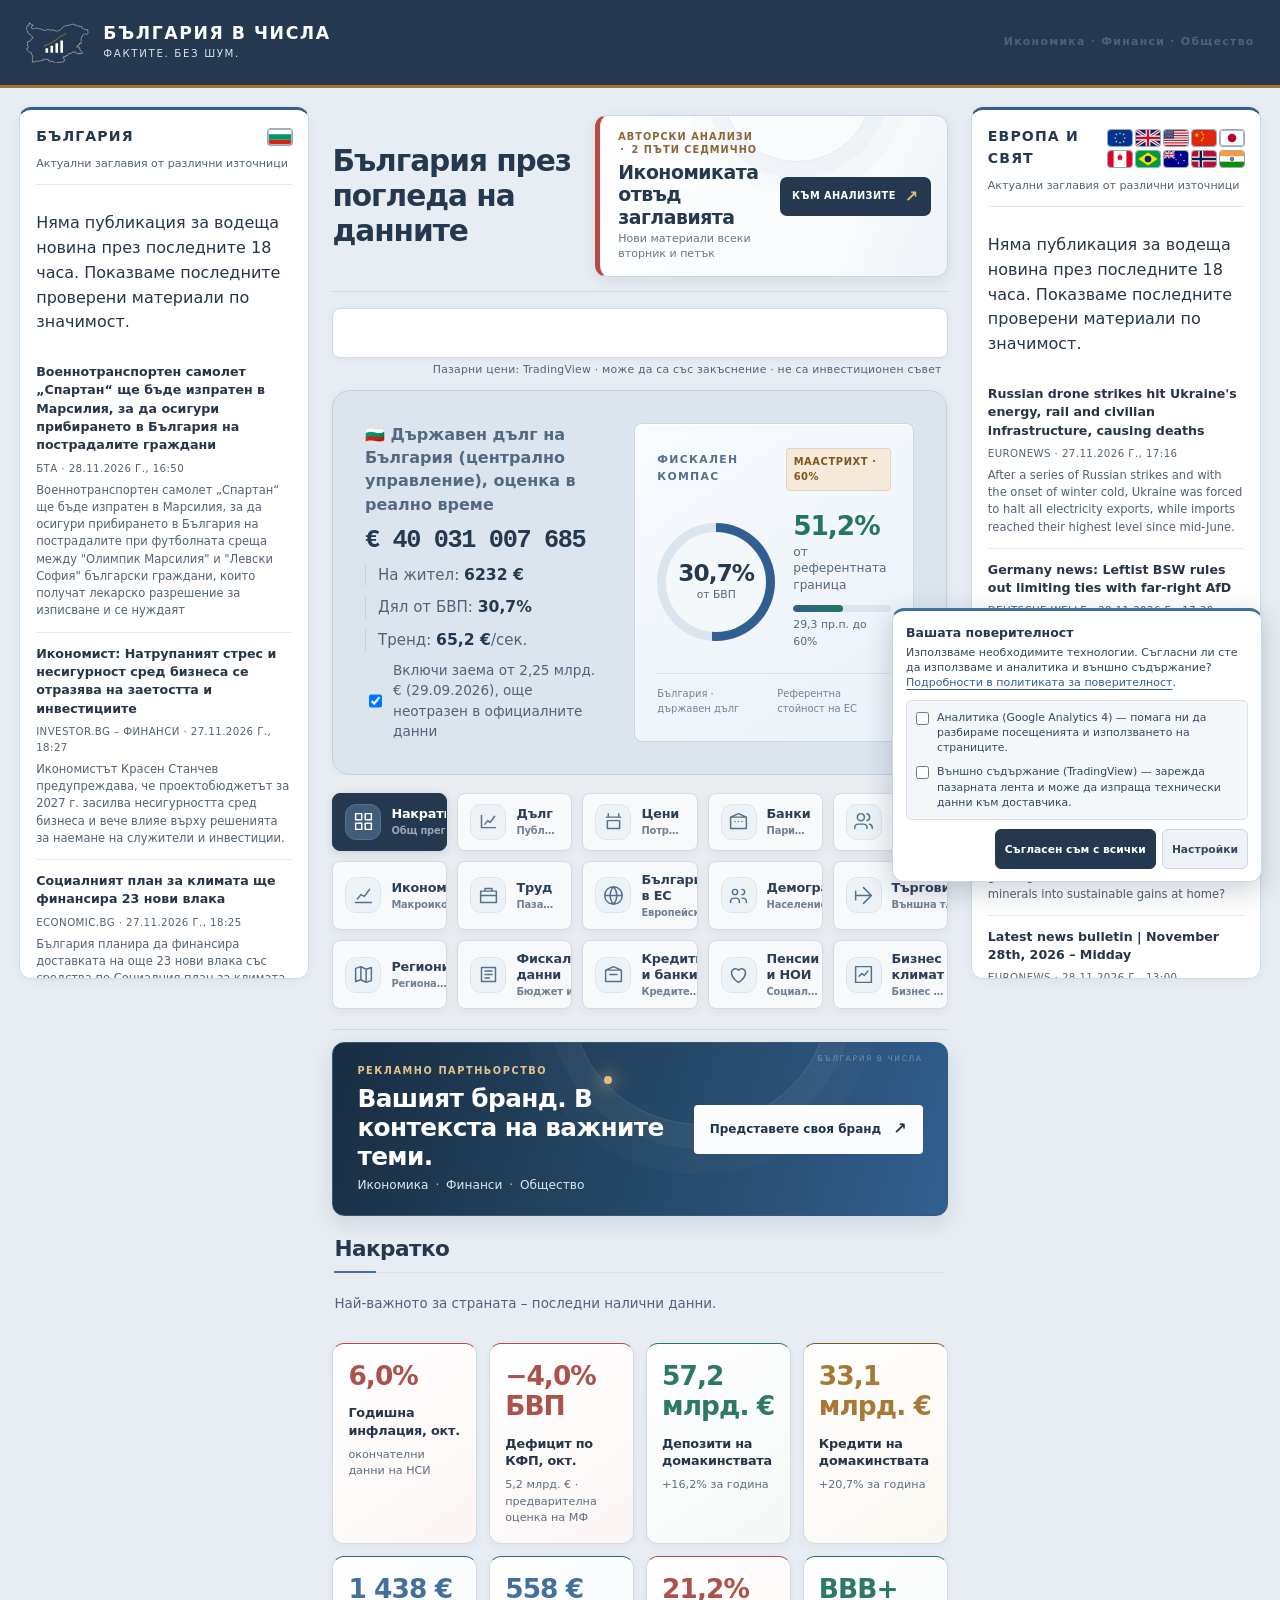
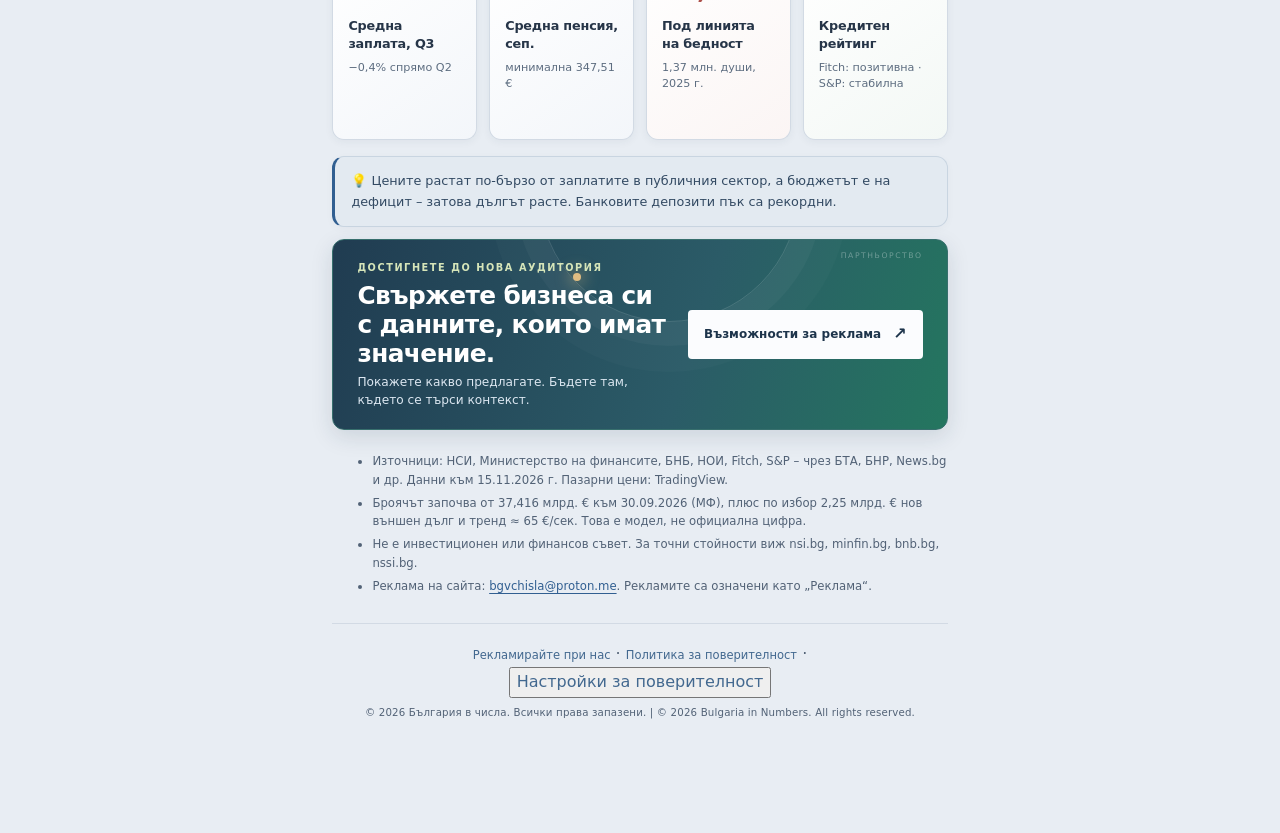
<file: index.html>
<!DOCTYPE html>
<html lang="bg">
<head>
<meta charset="utf-8">
<meta name="viewport" content="width=device-width, initial-scale=1, viewport-fit=cover">
<title>България в числа | България през погледа на данните</title>
<meta name="description" content="България през погледа на данните. Икономика, финанси и общество — официални данни, тенденции и контекст.">
<meta name="robots" content="index, follow, max-image-preview:large">
<link rel="canonical" href="https://bgvchisla.com/">
<link rel="icon" type="image/svg+xml" href="/assets/favicon.svg">
<meta name="theme-color" content="#24384f">
<meta property="og:type" content="website">
<meta property="og:locale" content="bg_BG">
<meta property="og:site_name" content="България в числа">
<meta property="og:title" content="България през погледа на данните">
<meta property="og:description" content="Икономика · Финанси · Общество">
<meta property="og:url" content="https://bgvchisla.com/">
<meta name="twitter:card" content="summary">
<script type="application/ld+json">
{
  "@context": "https://schema.org",
  "@graph": [
    {
      "@type": "Organization",
      "@id": "https://bgvchisla.com/#organization",
      "name": "България в числа",
      "url": "https://bgvchisla.com/",
      "description": "Фактите. Без шум. Данни, тенденции и контекст за България."
    },
    {
      "@type": "WebSite",
      "@id": "https://bgvchisla.com/#website",
      "url": "https://bgvchisla.com/",
      "name": "България в числа",
      "description": "Фактите. Без шум. Данни, тенденции и контекст за България.",
      "inLanguage": "bg-BG",
      "publisher": {
        "@id": "https://bgvchisla.com/#organization"
      }
    },
    {
      "@type": "WebPage",
      "@id": "https://bgvchisla.com/#webpage",
      "url": "https://bgvchisla.com/",
      "name": "България през погледа на данните",
      "description": "Актуални данни за държавния дълг, бюджета, инфлацията, банките, доходите, пенсиите и демографията на България.",
      "inLanguage": "bg-BG",
      "isPartOf": {
        "@id": "https://bgvchisla.com/#website"
      }
    }
  ]
}
</script>
<style>
:root{--bg:#f5f6f8;--card:#fff;--tx:#14181f;--mu:#667085;--ac:#d92d20;--gr:#039855;--bl:#2f5bea;--am:#dc6803;--bd:#e4e7ec;box-sizing:border-box;padding-top:env(safe-area-inset-top,0px);padding-bottom:env(safe-area-inset-bottom,0px);color-scheme:light}
*{box-sizing:border-box}
html{scroll-padding-top:env(safe-area-inset-top,0px)}
body{margin:0;background:var(--bg);color:var(--tx);font-family:system-ui,-apple-system,"Segoe UI",Roboto,sans-serif;line-height:1.45}
body::before{content:"";position:fixed;inset:0 0 auto;height:env(safe-area-inset-top,0px);background:var(--bg);z-index:10}
main{max-width:1120px;margin:0 auto;padding:14px 14px 48px}
.hero{background:var(--card);border:1px solid var(--bd);border-radius:20px;padding:20px 14px;text-align:center}
#site-content.section-hero-hidden .hero{display:none!important}
.hero small{color:var(--mu);font-size:.8rem}
.hero .n{font-family:ui-monospace,Menlo,Consolas,monospace;font-size:clamp(1.6rem,8.5vw,4rem);font-weight:700;color:var(--ac);font-variant-numeric:tabular-nums;margin:6px 0;word-break:break-all}
.hero .r{display:flex;justify-content:center;gap:18px;flex-wrap:wrap;font-size:.8rem;color:var(--mu)}
.hero .r b{color:var(--tx)}
label.sw{display:flex;gap:8px;font-size:.74rem;color:var(--mu);margin-top:10px;text-align:left;justify-content:center}
nav{position:sticky;top:env(safe-area-inset-top,0px);z-index:11;background:var(--bg);padding:10px 0;display:flex;gap:6px;overflow-x:auto}
nav button{flex:1;min-width:max-content;border:1px solid var(--bd);background:var(--card);color:var(--mu);padding:9px 14px;border-radius:999px;font:inherit;font-size:.86rem;font-weight:600;cursor:pointer}
nav button.on{background:var(--tx);color:var(--bg);border-color:var(--tx)}
section{display:none}section.on{display:block}
h2{font-size:1.05rem;margin:20px 2px 4px}
p.h{color:var(--mu);font-size:.82rem;margin:0 2px 10px}
.g{display:grid;grid-template-columns:1fr 1fr;gap:10px}
.c{background:var(--card);border:1px solid var(--bd);border-radius:16px;padding:14px 12px}
.c .n{font-size:clamp(1.15rem,5.4vw,1.55rem);font-weight:750;font-variant-numeric:tabular-nums;line-height:1.15}
.c .l{font-size:.78rem;margin-top:5px}
.c .s{font-size:.68rem;color:var(--mu);margin-top:2px}
.ac .n{color:var(--ac)}.gr .n{color:var(--gr)}.bl .n{color:var(--bl)}.am .n{color:var(--am)}
.box{background:var(--card);border:1px solid var(--bd);border-radius:16px;padding:14px 12px;margin-top:10px}
.box h3{font-size:.86rem;margin:0 0 10px}
.hb{display:grid;grid-template-columns:minmax(90px,34%) 1fr auto;gap:8px;align-items:center;font-size:.78rem;margin:8px 0}
.hb .t{height:12px;background:var(--bd);border-radius:6px;overflow:hidden}
.hb .t i{display:block;height:100%;border-radius:6px}
.hb b{font-variant-numeric:tabular-nums;font-size:.78rem}
svg{width:100%;height:auto;display:block}
svg text{fill:var(--mu);font-size:11px;font-family:inherit}
.ln{fill:none;stroke-width:2.5}.ax{stroke:var(--bd);stroke-width:1}
.tw{overflow-x:auto}
table{border-collapse:collapse;width:100%;min-width:430px;font-size:.78rem;font-variant-numeric:tabular-nums}
th,td{padding:7px 6px;text-align:right;border-bottom:1px solid var(--bd);white-space:nowrap}
th:first-child,td:first-child{text-align:left}th{color:var(--mu);font-weight:600;font-size:.7rem}
tr:last-child td{border:0}
.up{color:var(--ac)}.dn{color:var(--gr)}
.don{display:flex;gap:16px;align-items:center}
.ring{width:112px;height:112px;border-radius:50%;flex:none;display:grid;place-items:center}
.ring span{background:var(--card);width:80px;height:80px;border-radius:50%;display:grid;place-items:center;font-weight:750;font-size:1.15rem}
.lg{font-size:.8rem;display:grid;gap:6px}
.dot{display:inline-block;width:9px;height:9px;border-radius:50%;margin-right:6px}
.tip{background:color-mix(in srgb,var(--bl) 10%,var(--card));border:1px solid var(--bd);border-radius:14px;padding:11px 12px;font-size:.8rem;margin-top:10px}
.src{color:var(--mu);font-size:.72rem;margin-top:22px}
.src li{margin:4px 0}
.mt{margin-top:10px}
.ad{margin:12px 0;text-align:center}.ad>small{display:block;max-width:980px;margin:0 auto 5px;text-align:left;font-size:.59rem;font-weight:750;color:var(--mu);letter-spacing:.12em;text-transform:uppercase}.ad>a{display:flex;align-items:center;justify-content:center;width:100%;max-width:980px;min-height:76px;margin:0 auto;border-radius:10px;border:1px solid var(--bd);background:var(--card);color:var(--mu);font-size:.82rem;text-decoration:none;padding:6px;overflow:hidden;transition:transform .22s ease,box-shadow .22s ease,border-color .22s ease}.ad>a:hover{transform:translateY(-2px);box-shadow:0 8px 20px #24384f14;border-color:#9aafc5}.ad>a:focus-visible{outline:3px solid var(--am);outline-offset:3px}.ad>a.f{border:0;padding:0;min-height:0}.ad img{display:block;width:100%;height:auto}.ad-motion{position:relative;isolation:isolate;overflow:hidden;max-width:980px;min-height:112px;margin:0 auto;padding:20px 24px;display:flex;align-items:center;justify-content:space-between;gap:20px;text-align:left;border:1px solid #385775;border-radius:12px;background:linear-gradient(108deg,#182d43 0%,#254866 52%,#315f91 100%);color:#fff;box-shadow:0 7px 22px rgba(26,48,72,.13)}.ad-motion-copy{position:relative;z-index:2;display:grid;gap:6px;max-width:660px}.ad-motion .ad-kicker{font-size:.61rem;font-weight:850;letter-spacing:.16em;color:#e4c38e}.ad-motion-copy strong{font-size:clamp(1.05rem,2.25vw,1.55rem);font-weight:800;line-height:1.17;letter-spacing:-.025em;color:#fff}.ad-motion .ad-sub{font-size:.76rem;line-height:1.45;color:#dce7f1}.ad-motion .ad-sub i{font-style:normal;color:#e4c38e;padding:0 3px}.ad-motion-cta{position:relative;z-index:3;flex:none;display:inline-flex;align-items:center;gap:12px;padding:12px 16px;border-radius:7px;background:#e0bd82;color:#1d344b!important;text-decoration:none;font-size:.75rem;font-weight:850;white-space:nowrap;transition:transform .2s ease,background .2s ease,box-shadow .2s ease}.ad-motion-cta:hover{transform:translateY(-2px);background:#f0d4a5;box-shadow:0 5px 16px #08182755}.ad-motion-cta b{font-size:1rem}.ad-motion-tag{position:absolute;right:24px;top:10px;font-size:.48rem;letter-spacing:.2em;color:#ffffff55}.ad-orbit{position:absolute;z-index:0;width:260px;height:260px;right:19%;top:-178px;border:1px solid #ffffff24;border-radius:50%;box-shadow:0 0 0 24px #ffffff08,0 0 0 50px #ffffff05;animation:ad-orbit 18s linear infinite}.ad-orbit:after{content:"";position:absolute;width:8px;height:8px;left:33px;bottom:40px;border-radius:50%;background:#e0bd82;box-shadow:0 0 15px 4px #e0bd8266}.ad-sweep{position:absolute;z-index:1;top:-40%;bottom:-40%;left:-35%;width:18%;transform:skewX(-22deg);background:linear-gradient(90deg,transparent,#ffffff0c,transparent);animation:ad-sweep 8s ease-in-out infinite}.ad-motion-alt{background:linear-gradient(108deg,#203c51 0%,#2b5b67 58%,#24765f 100%);border-color:#376f6d}.ad-motion-alt .ad-orbit{right:24%;animation-duration:22s}.ad-motion-alt .ad-kicker{color:#d6e5b9}@keyframes ad-orbit{to{transform:rotate(360deg)}}@keyframes ad-sweep{0%,18%{left:-35%}65%,100%{left:125%}}@media(max-width:639px){.ad-motion{min-height:0;padding:17px 16px;display:grid;gap:13px}.ad-motion-copy{gap:7px}.ad-motion-copy strong{font-size:1.13rem;max-width:34ch}.ad-motion-cta{justify-self:start;padding:11px 13px}.ad-motion-tag{right:14px;top:8px;font-size:.42rem}.ad-orbit{right:-95px;top:-185px}}@media(prefers-reduced-motion:reduce){.ad-orbit,.ad-sweep{animation:none!important}.ad-motion-cta{transition:none!important}}.ad-fallback{max-width:980px;min-height:76px;margin:0 auto;padding:12px 18px;display:flex;align-items:center;justify-content:space-between;gap:16px;text-align:left;border:1px solid #c7d4e2;border-radius:10px;background:linear-gradient(105deg,#24384f,#315f91);color:#fff}.ad-fallback .ad-kicker{display:block;font-size:.58rem;font-weight:800;letter-spacing:.13em;color:#e0bd82}.ad-fallback strong{font-size:clamp(.84rem,1.8vw,1.08rem);line-height:1.25}.ad-fallback a{flex:none;padding:10px 13px;border-radius:7px;background:#d8b477;color:#24384f;text-decoration:none;font-size:.73rem;font-weight:800}.ad-fallback a:focus-visible{outline:3px solid #fff;outline-offset:3px}.ad-placeholder{position:relative;isolation:isolate;display:grid!important;grid-template-columns:minmax(0,1fr) auto;gap:18px;align-items:center;text-align:left;min-height:126px!important;padding:22px 28px!important;border:1px solid #c7d4e2!important;border-radius:14px!important;background:linear-gradient(112deg,#24384f 0%,#315f91 72%,#416f9d 100%)!important;color:#fff!important;box-shadow:0 8px 24px #24384f16}.ad-placeholder:before{content:"";position:absolute;z-index:-1;width:210px;height:210px;right:18%;top:-112px;border:1px solid #ffffff25;border-radius:50%;box-shadow:0 0 0 24px #ffffff08,0 0 0 48px #ffffff06}.ad-copy{display:grid;gap:7px;max-width:680px}.ad-kicker{font-size:.64rem;font-weight:800;letter-spacing:.14em;text-transform:uppercase;color:#d9bb88}.ad-title{font-size:clamp(1.02rem,2.4vw,1.48rem);line-height:1.2;font-weight:800;letter-spacing:-.025em;color:#fff}.ad-description{font-size:.8rem;line-height:1.5;color:#e1e9f2}.ad-cta{display:inline-flex;align-items:center;justify-content:center;gap:9px;min-height:42px;padding:0 17px;border-radius:7px;background:#d8b477;color:#24384f;font-size:.76rem;font-weight:800;white-space:nowrap;transition:background .2s ease,transform .2s ease}.ad-placeholder:hover .ad-cta{background:#edcf9c;transform:translateX(2px)}.ad-cta:after{content:"→";font-size:1.05rem}.ad-placeholder:hover:before{transform:scale(1.08);transition:transform .5s ease}@media(max-width:639px){.ad{margin:10px 0}.ad-fallback{min-height:0;padding:12px;display:grid;grid-template-columns:1fr;gap:8px}.ad-fallback a{justify-self:start}.ad-placeholder{grid-template-columns:1fr;gap:13px;min-height:0!important;padding:19px 17px!important}.ad-cta{justify-self:start}.ad-placeholder:before{right:-70px;top:-140px}}@media(prefers-reduced-motion:reduce){.ad>a,.ad-cta,.ad-placeholder:before{transition:none!important}.ad>a:hover{transform:none}}
#mk{margin:0 0 12px}
#mk-tape{border:1px solid var(--bd);border-radius:14px;background:var(--card);overflow:hidden;min-height:50px}
#mk-tape .tradingview-widget-container{margin:0}
#mk-note{font-size:.66rem;color:var(--mu);margin:4px 6px 0;text-align:right}
@media (min-width:640px){.g{grid-template-columns:repeat(3,1fr)}.hero{padding:28px 20px}.c{padding:16px 14px}}
@media (min-width:960px){main{padding:24px 24px 64px}.g{grid-template-columns:repeat(4,1fr);gap:14px}#k1,#k4{grid-template-columns:repeat(3,1fr)}nav{justify-content:center}nav button{flex:none;padding:10px 22px}h2{font-size:1.25rem}section.on{display:grid;grid-template-columns:1fr 1fr;gap:14px;align-items:start}section.on>h2,section.on>p.h,section.on>.g,section.on>.tip,section.on>.src,section.on>.wide,section.on>.box.tw{grid-column:1/-1}section.on>.box,section.on>.tip,section.on>.mt{margin-top:0}}

/* Новинарски колони */
.dashboard-grid{display:grid;grid-template-columns:minmax(210px,1fr) minmax(620px,1120px) minmax(210px,1fr);gap:14px;align-items:start;max-width:1720px;margin:0 auto;padding:14px}
#site-content{min-width:0}
.news-panel{background:var(--card);border:1px solid var(--bd);border-radius:16px;padding:12px;min-width:0}
.news-panel h2{margin:2px 0 4px;font-size:1rem}
.news-intro,.news-updated{font-size:.7rem;color:var(--mu);margin:0 0 10px}
.news-list{display:grid;gap:10px}
.news-item{border-bottom:1px solid var(--bd);padding:0 0 10px}
.news-item:last-child{border:0;padding-bottom:0}
.news-item a{color:var(--tx);font-size:.82rem;font-weight:650;text-decoration:none}
.news-item a:hover{text-decoration:underline}
.news-meta{font-size:.66rem;color:var(--mu);margin-top:4px}
.news-summary{font-size:.73rem;color:var(--mu);margin:5px 0 0}
.news-empty{font-size:.78rem;color:var(--mu)}
#news-mobile{display:block}
@media(max-width:1199px){.dashboard-grid{display:block;max-width:1120px;padding:0 14px}.news-side{display:none}#news-mobile{display:block}.news-panel{margin:12px 0}}
@media(min-width:1200px){main{max-width:none;margin:0;padding:0}.dashboard-grid{padding-top:14px}.news-panel{position:sticky;top:12px;max-height:calc(100vh - 24px);overflow:auto}#site-content main{max-width:1120px;margin:0 auto;padding:0 14px 48px}}

/* Редизайн: балансирана светла редакционна палитра */
:root{--bg:#f4f6f8;--card:#fff;--tx:#263445;--mu:#718096;--ac:#bd514b;--gr:#32866a;--bl:#58779e;--am:#b58a4c;--bd:#e1e6eb}
body{background:#f4f6f8;color:var(--tx);font-family:Inter,ui-sans-serif,system-ui,-apple-system,"Segoe UI",sans-serif}
.dashboard-grid{max-width:1900px;grid-template-columns:minmax(245px,290px) minmax(620px,1120px) minmax(245px,290px);gap:22px;padding:0 22px 36px}
.masthead{grid-column:1/-1;display:flex;align-items:center;justify-content:space-between;gap:16px;padding:17px 24px;margin:0 -22px;background:#e7edf3;color:#26384d;border-bottom:2px solid #bd514b}
.masthead-brand{display:flex;align-items:center;gap:12px}
.brand-mark{display:grid;place-items:center;width:42px;height:42px;border:1px solid #c5d0dc;border-radius:8px;color:#31465e;font-family:Georgia,serif;font-size:1.8rem;font-weight:700}
.masthead-brand strong{display:block;font-size:.94rem;letter-spacing:.14em}
.masthead-brand small{display:block;color:#718096;font-size:.62rem;letter-spacing:.17em;margin-top:3px}
.masthead-note{font-size:.68rem;letter-spacing:.18em;color:#718096;font-weight:700}
#site-content main{max-width:1120px;padding:0 4px 54px}
#mk-tape{border-radius:4px;border-color:#d7dee8;box-shadow:0 1px 2px #1522380a}
#mk-note{letter-spacing:.02em}
.hero{border:0;border-radius:5px;background:#e8eef4;color:#26384d;padding:30px 24px;text-align:left;box-shadow:0 3px 12px #25364b0a;border:1px solid #dce4ec}
.hero small,.hero .r{color:#687b91}
.hero .r b{color:#26384d}
.hero .n{color:#26384d;font-size:clamp(2.1rem,5vw,3.7rem);letter-spacing:-.045em;margin:12px 0}
.hero .r{justify-content:flex-start;gap:24px}
.hero .r span{border-left:1px solid #c8d3df;padding-left:12px}
label.sw{justify-content:flex-start;color:#687b91}
nav{background:#f4f6f8;border-bottom:1px solid #e1e6eb;padding:12px 0 10px}
nav button{border-radius:4px;background:transparent;border-color:transparent;color:#58677b;padding:10px 15px}
nav button.on{background:#dce6ef;color:#2c435d;border-color:#cbd7e3}
h2{font-size:1.18rem;letter-spacing:-.02em;color:#344b65}
section.on{gap:16px}
.c,.box,.tip{border-radius:5px;box-shadow:0 2px 8px #15223808}
.c{padding:17px 15px;border-color:#e1e6ed}
.c .n{letter-spacing:-.035em}
.box{padding:17px 16px;border-color:#e1e6ed}
.box h3{font-size:.9rem;color:#25364c}
.tip{border-left:3px solid var(--bl);background:#edf2f6;border-color:#dce5ed}
.ad a{border-radius:4px}
.news-panel{border:0;border-top:3px solid #8da2b8;border-radius:4px;padding:17px 16px;background:#fff;box-shadow:0 4px 16px #1522380a}
.news-panel h2{font-size:.88rem;text-transform:uppercase;letter-spacing:.12em;color:#344b65;margin:0 0 7px}
.news-intro{border-bottom:1px solid #e2e7ed;padding-bottom:12px;font-size:.69rem}
.news-list{gap:0}
.news-item{padding:12px 0;border-bottom:1px solid #e8ecf1}
.news-item:first-child{padding-top:5px}
.news-item:first-child a{font-size:.94rem;line-height:1.35;font-weight:750;color:#14243a}
.news-item a{display:block;font-size:.79rem;line-height:1.45;font-weight:650;color:#26364b}
.news-item a:hover{color:#a94b46;text-decoration:none}
.news-meta{font-size:.64rem;text-transform:uppercase;letter-spacing:.04em;color:#8290a2;margin-top:6px}
.news-summary{font-size:.72rem;line-height:1.5}
.news-panel .news-item.news-lead:before{content:"ВОДЕЩА НОВИНА";display:block;color:#b12f2b;font-size:.57rem;font-weight:800;letter-spacing:.13em;margin:0 0 6px}
.src{line-height:1.6}
@media(min-width:1200px){
 .dashboard-grid{align-items:start}
 .news-panel{top:14px;max-height:calc(100vh - 28px);overflow:auto}
 #site-content main{padding:0 4px 54px}
}
@media(max-width:1199px){
 .dashboard-grid{padding:0 14px 28px}
 .masthead{margin:0 -14px;padding:15px 18px}
 .news-panel{margin:12px 0}
 #site-content main{padding:0 0 36px}
}
@media(max-width:639px){
 .masthead{padding:12px 14px}
 .masthead-brand strong{font-size:.78rem}
 .masthead-brand small{font-size:.53rem}
 .masthead-note{display:none}
 .hero{padding:22px 17px}
 .hero .r{gap:10px 16px}
 .hero .r span{font-size:.72rem}
 nav{gap:4px}
 nav button{padding:9px 12px;font-size:.8rem}
 .news-panel{padding:14px}
}


/* Финална балансирана палитра: средни графитено-сини тонове */
:root{
 --bg:#e9edf2;
 --card:#f7f9fb;
 --tx:#263548;
 --mu:#64758a;
 --ac:#b94f4a;
 --gr:#287b62;
 --bl:#496f9b;
 --am:#a97835;
 --bd:#d2dae4;
 color-scheme:light;
}
body{background:var(--bg);color:var(--tx)}
nav{background:var(--bg);border-bottom-color:#d2dae4}
nav button{background:#e2e8ef;color:#52647a;border-color:#d0d9e4}
nav button.on{background:#34485f;color:#f7f9fb;border-color:#34485f}
.masthead{background:#dbe3ec;color:#26384d;border-bottom-color:#a94e4a}
.brand-mark{background:#e8edf3;border-color:#b9c6d4;color:#344b65}
.hero{background:#dfe7ef;border-color:#c8d3df;color:#26384d}
.hero small,.hero .r,label.sw{color:#5e7188}
.hero .n{color:#263f5b}
.hero .r b{color:#26384d}
.c{background:#f0f3f7;border-color:#d4dce6;box-shadow:0 2px 7px #26384b12}
.box{background:#f7f9fb;border-color:#d4dce6;box-shadow:0 2px 7px #26384b10}
.tip{background:#e4ebf2;border-color:#cbd6e2;color:#34485f}
.news-panel{background:#f1f4f7;border:1px solid #d0d9e3;border-top:3px solid #7188a2;box-shadow:0 3px 12px #26384b12}
.news-item{border-bottom-color:#d9e0e8}
.news-item:first-child a{color:#1f3045}
.news-item a{color:#2c4057}
.news-item a:hover{color:#a3413d}
.news-meta,.news-intro,.news-updated{color:#66788d}
#mk-tape{background:#f7f9fb;border-color:#cbd5e0}
.ad a{background:#f7f9fb;border-color:#cbd5e0}
.ring span{background:#f7f9fb}
@media(max-width:1199px){
 .news-panel{background:#f1f4f7}
}


/* Професионална редакционна палитра */
:root{
 --bg:#e8edf3;
 --card:#ffffff;
 --tx:#1f2d3d;
 --mu:#66778b;
 --ac:#b64b45;
 --gr:#24765f;
 --bl:#315f91;
 --am:#a8732e;
 --bd:#d5dee8;
 color-scheme:light;
}
body{background:var(--bg);color:var(--tx)}
.dashboard-grid{background:#e8edf3}
.masthead{background:#24384f;color:#f4f7fb;border-bottom:3px solid #a8732e}
.brand-mark{background:#f4f7fb;color:#24384f;border-color:#d8e0e9}
.masthead-brand small,.masthead-note{color:#c4d0de}
.hero{background:linear-gradient(135deg,#f9fbfd 0%,#e5edf5 100%);border:1px solid #cbd7e4;box-shadow:0 5px 18px #24384f12}
.hero .n{color:#203b5d}
nav{background:var(--bg);border-bottom-color:#cbd5e0}
nav button{background:#f7f9fc;color:#50647c;border:1px solid #cbd6e2}
nav button.on{background:#24384f;color:#fff;border-color:#24384f}
.c{background:#fff;border:1px solid #d7e0e9;box-shadow:0 3px 10px #24384f0d}
.box{background:#fbfcfe;border:1px solid #d5dee8;box-shadow:0 3px 10px #24384f0b}
.tip{background:#edf3f8;border:1px solid #d0dce8;border-left:4px solid #52799f;color:#334b64}
.news-panel{background:#fff;border:1px solid #d2dce7;border-top:4px solid #52799f;box-shadow:0 5px 18px #24384f12}
.news-panel h2{color:#24384f}
.news-item{border-bottom-color:#e5eaf0}
.news-item:first-child a{color:#172b43}
.news-item a{color:#2b4058}
.news-item a:hover{color:#a33f3a}
.news-meta,.news-intro,.news-updated{color:#718196}
.ad a{background:#fbfcfe;border-color:#cbd6e2;color:#687b90}
#mk-tape{background:#fff;border-color:#cbd6e2;box-shadow:0 2px 8px #24384f0d}
.ring span{background:#fff}
.news-heading{display:flex;align-items:center;justify-content:space-between;gap:10px}
.news-heading .flag{font-size:1.15rem;line-height:1;flex:none}
.flag-group{display:flex;align-items:center;gap:5px;white-space:nowrap;flex:none}
.flag-group span{font-size:1.02rem;line-height:1;display:inline-block}
.news-heading-mobile{margin-top:18px!important}
@media(max-width:639px){
 .flag-group{gap:4px}
 .flag-group span{font-size:.94rem}
 .news-heading .flag{font-size:1.08rem}
}


.flag-icon{display:inline-flex;align-items:center;justify-content:center;flex:none;width:24px;height:16px;line-height:0}
.flag-icon svg{display:block;width:24px;height:16px;border-radius:3px;box-shadow:0 0 0 1px #9aa9bc,0 1px 2px #172b4318;background:#f1f4f8}.flag-icon[title="Япония"] svg,.flag-icon[title="България"] svg{outline:1px solid #aeb9c8;outline-offset:-1px}
.flag-group{display:flex;align-items:center;gap:5px;white-space:nowrap;flex:none}
@media(max-width:639px){.flag-icon,.flag-icon svg{width:21px;height:14px}.flag-group{gap:4px}}


/* Флаговете при „Европа и свят“ в два подравнени реда */
.news-heading .flag-group{
 display:grid;
 grid-template-columns:repeat(5,24px);
 grid-auto-rows:16px;
 justify-content:end;
 align-items:center;
 justify-items:center;
 gap:5px 4px;
 width:136px;
 white-space:normal;
 flex:none;
}
.news-heading .flag-group .flag-icon{width:24px;height:16px}
.news-heading .flag-group .flag-icon svg{width:24px;height:16px}
@media(max-width:639px){
 .news-heading .flag-group{grid-template-columns:repeat(5,21px);grid-auto-rows:14px;width:117px;gap:4px 3px}
 .news-heading .flag-group .flag-icon,.news-heading .flag-group .flag-icon svg{width:21px;height:14px}
}


.site-footer{margin:28px 0 12px;padding:16px 8px 4px;border-top:1px solid #cbd6e2;text-align:center;color:#718196}
.site-footer a{font-size:.72rem;color:#496b8e;text-decoration:none}
.site-footer a:hover{text-decoration:underline}\n.site-footer button{border:0;background:none;padding:0;color:#496b8e;font:inherit;font-size:.72rem;cursor:pointer}\n.site-footer button:hover{text-decoration:underline}\n.footer-sep{color:#a0adbb;font-size:.72rem}
.site-footer small{display:block;margin-top:7px;font-size:.64rem;letter-spacing:.015em}
.privacy-notice{position:fixed;z-index:100;left:50%;bottom:12px;transform:translateX(-50%);width:min(760px,calc(100% - 24px));display:flex;align-items:center;justify-content:space-between;gap:14px;padding:12px 14px;background:#fff;border:1px solid #cbd6e2;border-top:3px solid #52799f;border-radius:7px;box-shadow:0 8px 28px #172b4330;color:#34485f}
.privacy-notice[hidden]{display:none}
.privacy-notice p{margin:0;font-size:.75rem;line-height:1.45}
.privacy-notice a{color:#315f91;white-space:nowrap}
.privacy-actions{display:flex;align-items:center;gap:7px;flex:none}
.privacy-actions button{border:1px solid #cbd6e2;border-radius:4px;padding:7px 10px;background:#f4f7fa;color:#34485f;font:600 .72rem system-ui;cursor:pointer}
.privacy-copy{min-width:0;flex:1}
.privacy-copy>strong{display:block;font-size:.83rem;margin-bottom:4px;color:#24384f}
.privacy-actions #privacy-accept{background:#24384f;border-color:#24384f;color:#fff}
.privacy-actions #privacy-essential{background:#fff}
.privacy-actions #privacy-customize{background:#eef2f6}
.privacy-preferences{display:grid;gap:9px;margin-top:10px;padding:10px 12px;background:#f4f7fa;border:1px solid #d9e1e9;border-radius:5px}
.privacy-preferences label{display:flex;align-items:flex-start;gap:8px;font-size:.72rem;line-height:1.4}
.privacy-preferences input{margin:2px 0 0;accent-color:#24384f;flex:none}
.privacy-actions button[hidden]{display:none}
@media(max-width:639px){.privacy-notice{bottom:8px;display:block;padding:11px}.privacy-actions{justify-content:flex-end;flex-wrap:wrap;margin-top:8px}.privacy-actions button{font-size:.68rem;padding:7px 8px}.privacy-preferences{margin-top:9px}.site-footer small{font-size:.59rem}}


/* Навигация без хоризонтален плъзгач — адаптивна мрежа */
nav#nav{
  display:grid;
  grid-template-columns:repeat(5,minmax(0,1fr));
  gap:8px;
  overflow:visible;
  padding:12px 0;
  align-items:stretch;
}
nav#nav button{
  min-width:0;
  width:100%;
  flex:none;
  white-space:normal;
  overflow-wrap:anywhere;
  line-height:1.2;
  padding:11px 8px;
  border:1px solid #cbd6e2;
  border-radius:5px;
  text-align:center;
  font-size:.84rem;
}
nav#nav button.on{
  background:#24384f;
  color:#fff;
  border-color:#24384f;
}
/* Двуколонен централен блок: брояч + фискален компас */
.hero{display:grid;grid-template-columns:minmax(0,1.2fr) minmax(280px,.8fr);column-gap:clamp(18px,3vw,38px);align-items:center}
.hero>small,.hero>.n,.hero>.r,.hero>label.sw{grid-column:1}
.fiscal-compass{grid-column:2;grid-row:1 / span 4;align-self:stretch;display:flex;flex-direction:column;justify-content:center;min-width:0;padding:20px 22px;background:linear-gradient(145deg,#f8fbfe,#eaf1f8);border:1px solid #cbd7e4;border-radius:8px;box-shadow:inset 0 1px 0 #fff}
.fc-head,.fc-foot{display:flex;align-items:center;justify-content:space-between;gap:10px}
.fc-kicker{font-size:.68rem;font-weight:800;letter-spacing:.12em;color:#52708f}
.fc-status{font-size:.62rem;font-weight:750;letter-spacing:.06em;color:#a8732e;background:#f5ead9;border:1px solid #e7d5b9;border-radius:3px;padding:5px 7px}
.fc-main{display:flex;align-items:center;gap:18px;margin:22px 0}
.fc-gauge{--gauge:47.8%;width:118px;height:118px;flex:none;border-radius:50%;display:grid;place-items:center;background:conic-gradient(#315f91 var(--gauge),#dce5ee 0);position:relative}
.fc-gauge:before{content:"";position:absolute;inset:9px;border-radius:50%;background:#f5f8fb}
.fc-gauge-inner{z-index:1;display:flex;flex-direction:column;align-items:center;gap:1px}
.fc-gauge-inner strong{font-size:1.45rem;line-height:1.1;color:#24384f;letter-spacing:-.04em}
.fc-gauge-inner small{font-size:.67rem;color:#66778b}
.fc-copy{min-width:0;display:flex;flex-direction:column;gap:5px}
.fc-copy>strong{font-size:1.65rem;line-height:1;color:#24765f;letter-spacing:-.04em}
.fc-copy>span{font-size:.76rem;line-height:1.35;color:#536981}
.fc-track{height:7px;background:#dce5ee;border-radius:8px;overflow:hidden;margin-top:7px}
.fc-track i{display:block;height:100%;width:47.8%;background:linear-gradient(90deg,#315f91,#24765f);border-radius:8px}
.fc-copy>small{font-size:.68rem;color:#66778b}
.fc-foot{border-top:1px solid #d8e1ea;padding-top:12px;font-size:.62rem;color:#728399}
@media(max-width:760px){
 .hero{grid-template-columns:minmax(0,1fr);row-gap:14px}
 .hero>small,.hero>.n,.hero>.r,.hero>label.sw,.fiscal-compass{grid-column:1;grid-row:auto}
 .fiscal-compass{padding:16px}
 .fc-main{margin:16px 0}
 .fc-gauge{width:100px;height:100px}
}
/* По-компактен брояч на държавния дълг */
.hero{
  padding:18px 22px;
}
.hero .n{
  font-size:clamp(1.9rem,4.2vw,3.15rem);
  line-height:1.08;
  margin:7px 0 9px;
  letter-spacing:-.045em;
  overflow-wrap:anywhere;
}
.hero .r{
  gap:9px 20px;
  font-size:.78rem;
}
.hero .r span{
  padding-left:10px;
}
label.sw{
  margin-top:8px;
  font-size:.7rem;
  line-height:1.35;
}
@media(max-width:959px){
  nav#nav{grid-template-columns:repeat(4,minmax(0,1fr));}
}
@media(max-width:639px){
  nav#nav{
    grid-template-columns:repeat(3,minmax(0,1fr));
    gap:6px;
    padding:10px 0;
  }
  nav#nav button{
    padding:10px 5px;
    font-size:.76rem;
    min-height:42px;
  }
  .hero{padding:17px 14px}
  .hero .n{font-size:clamp(1.65rem,7.2vw,2.5rem);margin:6px 0 8px}
  .hero .r{gap:7px 12px}
  .hero .r span{padding-left:8px}
  label.sw{font-size:.66rem}
}


/* Финален визуален слой — съдържанието и горният блок остават непроменени */
:root{--ui-ink:#24364b;--ui-muted:#65778c;--ui-border:#d9e1e9;--ui-surface:#fff;--ui-surface-soft:#f5f8fb;--ui-blue:#426f9b;--ui-green:#2d7963;--ui-red:#ad514b;--ui-amber:#a87836}
#site-content section.on{row-gap:16px}
#site-content section>h2{color:var(--ui-ink);font-size:1.22rem;font-weight:750;letter-spacing:-.025em;line-height:1.25;margin:22px 2px 0;padding:0 0 9px;border-bottom:1px solid var(--ui-border);position:relative}
#site-content section>h2:after{content:"";position:absolute;left:0;bottom:-1px;width:42px;height:2px;background:var(--ui-blue)}
#site-content p.h{color:var(--ui-muted);font-size:.84rem;line-height:1.55;margin:0 2px 2px}
#site-content .g{gap:12px}
#site-content .c{background:var(--ui-surface);border:1px solid var(--ui-border);border-radius:9px;padding:16px 16px 15px;box-shadow:0 2px 7px rgba(31,50,72,.045);transition:border-color .18s ease,box-shadow .18s ease,transform .18s ease}
#site-content .c .n{color:var(--ui-ink);font-weight:760;letter-spacing:-.035em}
#site-content .c.ac .n{color:var(--ui-red)}
#site-content .c.gr .n{color:var(--ui-green)}
#site-content .c.bl .n{color:var(--ui-blue)}
#site-content .c.am .n{color:var(--ui-amber)}
#site-content .c .l{color:#40546b;font-weight:600;line-height:1.4}
#site-content .c .s{color:var(--ui-muted);line-height:1.45}
#site-content .box{background:var(--ui-surface);border:1px solid var(--ui-border);border-radius:10px;padding:18px;margin-top:0;box-shadow:0 2px 8px rgba(31,50,72,.04)}
#site-content .box h3{color:var(--ui-ink);font-size:.91rem;font-weight:720;line-height:1.35;margin:0 0 13px}
#site-content .hb{gap:10px;margin:11px 0;color:#43566c}
#site-content .hb .t{height:10px;background:#e9eef3;border-radius:99px}
#site-content .hb .t i{border-radius:99px}
#site-content .hb b{color:var(--ui-ink);font-weight:700}
#site-content .tip{background:#f0f5f9;border:1px solid #dce6ee;border-left:3px solid var(--ui-blue);border-radius:8px;color:#40566d;padding:13px 15px;line-height:1.6}
#site-content .src{color:var(--ui-muted);font-size:.72rem;line-height:1.65}
#site-content .tw{border:1px solid var(--ui-border);border-radius:8px;background:var(--ui-surface)}
#site-content table{font-size:.78rem;min-width:430px}
#site-content th{background:#f3f6f9;color:#52677e;font-size:.69rem;font-weight:750;letter-spacing:.035em;text-transform:uppercase;padding:10px 9px}
#site-content td{padding:9px;color:#344a61;border-bottom:1px solid #e9eef3}
#site-content tbody tr:nth-child(even){background:#f8fafc}
#site-content tbody tr:hover{background:#f0f5f9}
#site-content details{border:1px solid var(--ui-border);border-radius:8px;background:#f8fafc;padding:10px 12px;margin-top:12px}
#site-content details summary{color:#365a7e;font-size:.78rem;font-weight:700;cursor:pointer;list-style:none;display:flex;align-items:center;justify-content:space-between;gap:12px}
#site-content details summary::-webkit-details-marker{display:none}
#site-content details summary:after{content:"＋";font-size:1rem;color:var(--ui-blue)}
#site-content details[open] summary:after{content:"−"}
#site-content details .tw{margin-top:10px}
#site-content svg{overflow:visible}
#site-content svg text{fill:#66798e;font-size:11px}
#site-content svg .ax{stroke:#dce4ec}
#site-content .ring{box-shadow:inset 0 0 0 1px #dce4ec}
#site-content .ring span{color:var(--ui-ink);background:#fff}
#site-content nav#nav{gap:9px;padding:14px 0 13px;border-bottom:1px solid var(--ui-border)}
#site-content nav#nav button{background:#f8fafc;color:#50647a;border:1px solid #d5dee8;border-radius:7px;min-height:44px;font-weight:650;letter-spacing:-.01em;box-shadow:0 1px 2px rgba(31,50,72,.035);transition:background .16s ease,border-color .16s ease,color .16s ease,box-shadow .16s ease}
#site-content nav#nav button.on{background:#263f5a;color:#fff;border-color:#263f5a;box-shadow:0 2px 6px rgba(38,63,90,.16)}
#site-content nav#nav button:focus-visible,#site-content button:focus-visible,#site-content a:focus-visible,#site-content summary:focus-visible{outline:3px solid rgba(66,111,155,.35);outline-offset:2px}
.news-panel{border-color:#d9e1e9;border-top-color:#6684a3;box-shadow:0 3px 12px rgba(31,50,72,.055)}
.news-item a{color:#293e55}
.news-item a:hover{color:#a64d48}
.news-meta,.news-intro,.news-updated{color:#718197}
.site-footer{color:#728196}
.site-footer a,.site-footer button{color:#42688f}
.privacy-notice{border-color:#d6e0e9;border-top-color:#426f9b;box-shadow:0 10px 30px rgba(25,43,63,.16)}
.privacy-actions button{border-radius:6px}
/* Компактен банер за поверителност — фиксиран долу вдясно */
.privacy-notice{left:auto;right:18px;bottom:18px;transform:none;width:min(370px,calc(100% - 36px));display:block;padding:12px 13px;border:1px solid #cbd6e2;border-top:3px solid #426f9b;border-radius:9px;box-shadow:0 8px 28px rgba(23,43,67,.22)}
.privacy-copy>strong{font-size:.78rem;margin-bottom:3px}
.privacy-copy p{font-size:.69rem;line-height:1.38;margin:0}
.privacy-copy p a{white-space:normal}
.privacy-actions{display:flex;justify-content:flex-end;flex-wrap:wrap;gap:6px;margin-top:9px}
.privacy-actions button{font-size:.67rem;padding:6px 9px;white-space:nowrap}
.privacy-preferences{margin-top:9px;padding:9px}
.privacy-preferences label{font-size:.68rem}
@media(max-width:639px){.privacy-notice{left:auto;right:10px;bottom:10px;transform:none;width:min(370px,calc(100% - 20px));padding:10px 11px}.privacy-actions{justify-content:flex-end;margin-top:8px}.privacy-actions button{font-size:.65rem;padding:6px 8px}}
@media(hover:hover){#site-content .c:hover{border-color:#c5d3e0;box-shadow:0 5px 14px rgba(31,50,72,.075);transform:translateY(-1px)}#site-content .box:hover{border-color:#d0dbe5}#site-content nav#nav button:not(.on):hover{background:#edf3f8;border-color:#bfcfdd;color:#2c4c6c}}
@media(min-width:960px){#site-content section.on{column-gap:16px;row-gap:16px}#site-content section.on>.box{min-width:0}}
@media(max-width:639px){#site-content section>h2{font-size:1.1rem;margin-top:18px}#site-content .g{gap:9px}#site-content .c{padding:13px 12px}#site-content .c .n{font-size:clamp(1.05rem,4.8vw,1.4rem)}#site-content .box{padding:14px 12px}#site-content .hb{grid-template-columns:minmax(86px,32%) 1fr auto;gap:7px;font-size:.72rem}#site-content nav#nav button{min-height:43px;padding:9px 5px;font-size:.74rem}#site-content .tip{font-size:.77rem;padding:11px 12px}}
@media(prefers-reduced-motion:reduce){#site-content .c,#site-content nav#nav button{transition:none}#site-content .c:hover{transform:none}}


/* По-ясна типография и по-жив визуален ритъм за таблото „Накратко“ */
#k0{gap:16px}
#k0 .c{
  position:relative;
  overflow:hidden;
  min-height:184px;
  padding:23px 21px 21px;
  border:1px solid #d3dce7;
  border-top:4px solid #8295aa;
  border-radius:13px;
  background:linear-gradient(145deg,#fff 0%,#f7f9fc 100%);
  box-shadow:0 5px 16px #26384b0d;
  transition:transform .18s ease,box-shadow .18s ease;
}
#k0 .c:hover{transform:translateY(-3px);box-shadow:0 9px 22px #26384b16}
#k0 .c.ac{border-top-color:var(--ac);background:linear-gradient(145deg,#fff 0%,#fbf5f4 100%)}
#k0 .c.gr{border-top-color:var(--gr);background:linear-gradient(145deg,#fff 0%,#f3f8f5 100%)}
#k0 .c.bl{border-top-color:var(--bl);background:linear-gradient(145deg,#fff 0%,#f3f6fa 100%)}
#k0 .c.am{border-top-color:var(--am);background:linear-gradient(145deg,#fff 0%,#faf7f1 100%)}
#k0 .c .n{
  font-size:clamp(2rem,2.25vw,2.45rem);
  line-height:1.12;
  letter-spacing:-.045em;
  font-weight:800;
  margin:0 0 13px;
}
#k0 .c .l{
  font-size:1.08rem;
  line-height:1.35;
  font-weight:650;
  letter-spacing:-.015em;
  color:#2d4058;
  margin-top:0;
}
#k0 .c .s{
  font-size:.94rem;
  line-height:1.45;
  color:#667991;
  margin-top:7px;
}
@media(max-width:639px){
  #k0{gap:11px}
  #k0 .c{min-height:150px;padding:17px 14px 16px;border-radius:11px}
  #k0 .c .n{font-size:clamp(1.55rem,6.5vw,1.9rem);margin-bottom:10px}
  #k0 .c .l{font-size:.91rem;line-height:1.32}
  #k0 .c .s{font-size:.8rem;line-height:1.4;margin-top:6px}
}
@media(prefers-reduced-motion:reduce){#k0 .c{transition:none}#k0 .c:hover{transform:none}}

/* Изчистена навигация тип segmented dashboard */
#site-content nav#nav{
  display:grid;
  grid-template-columns:repeat(6,minmax(0,1fr));
  gap:8px;
  padding:12px 0 16px;
  overflow:visible;
  border-bottom:1px solid #d8e1ea;
}
#site-content nav#nav button{
  display:flex;
  align-items:center;
  justify-content:center;
  min-width:0;
  min-height:54px;
  padding:10px 12px;
  border:1px solid #d8e1ea;
  border-radius:8px;
  background:#f8fafc;
  color:#52677f;
  text-align:center;
  font-size:.88rem;
  line-height:1.2;
  font-weight:650;
  letter-spacing:-.012em;
  box-shadow:0 1px 2px rgba(31,50,72,.035);
  transition:background .16s ease,border-color .16s ease,color .16s ease,box-shadow .16s ease;
}
#site-content nav#nav button.on{
  background:#2b4563;
  color:#fff;
  border-color:#2b4563;
  box-shadow:0 3px 9px rgba(35,57,82,.16);
}
@media(hover:hover){
  #site-content nav#nav button:not(.on):hover{
    background:#edf3f8;
    border-color:#b8c9d9;
    color:#2d4b6b;
    box-shadow:0 3px 8px rgba(31,50,72,.07);
  }
  #site-content nav#nav button.on:hover{background:#233b57;border-color:#233b57}
}
@media(max-width:959px){
  #site-content nav#nav{grid-template-columns:repeat(4,minmax(0,1fr));gap:8px}
}
@media(max-width:639px){
  #site-content nav#nav{grid-template-columns:repeat(3,minmax(0,1fr));gap:6px;padding:10px 0 13px}
  #site-content nav#nav button{min-height:46px;padding:8px 5px;border-radius:7px;font-size:.76rem}
}
@media(prefers-reduced-motion:reduce){#site-content nav#nav button{transition:none}}


/* Финално премахване на всякакви номера/индекси от навигационните бутони */
#site-content nav#nav .nav-num,
#site-content nav#nav .nav-index,
#site-content nav#nav .nav-number{display:none!important}
#site-content nav#nav button::before,
#site-content nav#nav button::after{content:none!important;display:none!important}
#site-content nav#nav button{counter-increment:none!important}


/* Единен дизайн на показателите във всички секции — по модела на „Накратко“ */
#site-content section:not(#s0) .g{grid-template-columns:repeat(2,minmax(0,1fr));gap:14px}
#site-content section:not(#s0) .g .c{
  --card-accent:var(--ui-blue);
  position:relative;
  min-width:0;
  min-height:154px;
  overflow:hidden;
  padding:20px 19px 18px;
  border:1px solid #d5dee8;
  border-top:4px solid var(--card-accent);
  border-radius:13px;
  background:linear-gradient(145deg,#fff 0%,#f5f8fb 100%);
  box-shadow:0 4px 13px rgba(36,56,79,.07);
  transition:transform .18s ease,box-shadow .18s ease,border-color .18s ease;
}
#site-content section:not(#s0) .g .c.ac{--card-accent:var(--ui-red);background:linear-gradient(145deg,#fff 0%,#fbf5f4 100%)}
#site-content section:not(#s0) .g .c.gr{--card-accent:var(--ui-green);background:linear-gradient(145deg,#fff 0%,#f3f8f5 100%)}
#site-content section:not(#s0) .g .c.bl{--card-accent:var(--ui-blue);background:linear-gradient(145deg,#fff 0%,#f3f6fa 100%)}
#site-content section:not(#s0) .g .c.am{--card-accent:var(--ui-amber);background:linear-gradient(145deg,#fff 0%,#faf7f1 100%)}
#site-content section:not(#s0) .g .c .n{
  color:var(--card-accent);
  font-size:clamp(1.55rem,2.1vw,2.15rem);
  font-weight:800;
  line-height:1.14;
  letter-spacing:-.045em;
  overflow-wrap:anywhere;
  margin:0 0 12px;
}
#site-content section:not(#s0) .g .c .l{
  color:#2d4058;
  font-size:1rem;
  line-height:1.36;
  font-weight:650;
  letter-spacing:-.012em;
  margin:0;
}
#site-content section:not(#s0) .g .c .s{
  color:#687b93;
  font-size:.88rem;
  line-height:1.45;
  margin-top:7px;
}
/* Графики, таблици и пояснителни панели следват същата повърхност */
#site-content section:not(#s0)>.box{
  border:1px solid #d5dee8;
  border-top:3px solid #8da2b8;
  border-radius:12px;
  background:linear-gradient(145deg,#fff 0%,#f8fafc 100%);
  box-shadow:0 4px 13px rgba(36,56,79,.055);
  padding:19px;
}
#site-content section:not(#s0)>.box h3{
  color:#2d4058;
  font-size:.98rem;
  font-weight:750;
}
#site-content section:not(#s0)>.box.tw{
  border-top-width:3px;
}
#site-content section:not(#s0)>.box .hb{
  font-size:.84rem;
  margin:13px 0;
}
#site-content section:not(#s0)>.box .hb b{font-size:.84rem}
#site-content section:not(#s0)>.tip{
  border-radius:11px;
  box-shadow:0 3px 10px rgba(36,56,79,.035);
}
@media(min-width:960px){
  #site-content section:not(#s0) .g{grid-template-columns:repeat(4,minmax(0,1fr));gap:15px}
}
@media(max-width:639px){
  #site-content section:not(#s0) .g{grid-template-columns:repeat(2,minmax(0,1fr));gap:10px}
  #site-content section:not(#s0) .g .c{min-height:136px;padding:16px 13px 14px;border-radius:11px}
  #site-content section:not(#s0) .g .c .n{font-size:clamp(1.3rem,5.6vw,1.7rem);margin-bottom:9px}
  #site-content section:not(#s0) .g .c .l{font-size:.87rem;line-height:1.32}
  #site-content section:not(#s0) .g .c .s{font-size:.77rem;line-height:1.38;margin-top:6px}
  #site-content section:not(#s0)>.box{padding:15px 13px}
}
@media(hover:hover){
  #site-content section:not(#s0) .g .c:hover{transform:translateY(-2px);border-color:#c4d1df;box-shadow:0 8px 18px rgba(36,56,79,.10)}
}
@media(prefers-reduced-motion:reduce){
  #site-content section:not(#s0) .g .c{transition:none}
  #site-content section:not(#s0) .g .c:hover{transform:none}
}


/* Навигация: редакционни панели с ясна йерархия */
#site-content nav#nav{
 display:grid;
 grid-template-columns:repeat(5,minmax(0,1fr));
 gap:12px;
 padding:18px 0 22px;
 overflow:visible;
 border-bottom:1px solid #cbd6e2;
}
#site-content nav#nav button{
 position:relative;
 display:grid;
 grid-template-columns:42px minmax(0,1fr) 16px;
 align-items:center;
 gap:11px;
 min-width:0;
 min-height:88px;
 padding:15px 14px;
 overflow:hidden;
 border:1px solid #d5dee8;
 border-radius:12px;
 background:linear-gradient(145deg,#fff 0%,#f5f8fb 100%);
 color:#344b65;
 text-align:left;
 box-shadow:0 3px 10px rgba(31,50,72,.055);
 transition:transform .18s ease,border-color .18s ease,box-shadow .18s ease,background .18s ease;
}
#site-content nav#nav button:before{
 content:"";
 position:absolute;left:0;top:14px;bottom:14px;width:3px;
 border-radius:0 3px 3px 0;background:#9aafc4;opacity:.0;
}
#site-content nav#nav .nav-icon{
 display:grid;place-items:center;width:42px;height:42px;
 border:1px solid #dce5ee;border-radius:11px;
 background:#edf2f7;color:#52708f;
}
#site-content nav#nav .nav-icon svg{width:21px;height:21px}
#site-content nav#nav .nav-copy{display:grid;gap:4px;min-width:0}
#site-content nav#nav .nav-title{font-size:.94rem;line-height:1.22;font-weight:750;letter-spacing:-.02em;color:#2b4058}
#site-content nav#nav .nav-sub{font-size:.68rem;line-height:1.25;color:#8190a2;font-weight:550}
#site-content nav#nav .nav-arrow{align-self:start;margin-top:2px;color:#9aa9b9;font-size:.9rem;opacity:.65}
#site-content nav#nav button.on{
 background:linear-gradient(135deg,#304b6c 0%,#24384f 100%);
 border-color:#24384f;color:#fff;
 box-shadow:0 8px 20px rgba(36,56,79,.2);
}
#site-content nav#nav button.on:before{opacity:1;background:#d4a56a}
#site-content nav#nav button.on .nav-icon{background:#405d7e;border-color:#58718d;color:#fff}
#site-content nav#nav button.on .nav-title{color:#fff}
#site-content nav#nav button.on .nav-sub{color:#c2cfdd}
#site-content nav#nav button.on .nav-arrow{color:#d9e3ed}
@media(hover:hover){
 #site-content nav#nav button:not(.on):hover{transform:translateY(-3px);border-color:#aebfd0;box-shadow:0 9px 18px rgba(31,50,72,.10);background:#fff}
 #site-content nav#nav button:not(.on):hover:before{opacity:1}
}
@media(max-width:1199px){#site-content nav#nav{grid-template-columns:repeat(4,minmax(0,1fr))}}
@media(max-width:959px){
 #site-content nav#nav{grid-template-columns:repeat(3,minmax(0,1fr));gap:9px}
 #site-content nav#nav button{grid-template-columns:36px minmax(0,1fr) 12px;gap:9px;min-height:78px;padding:12px 10px}
 #site-content nav#nav .nav-icon{width:36px;height:36px}
 #site-content nav#nav .nav-title{font-size:.86rem}
}
@media(max-width:639px){
 #site-content nav#nav{grid-template-columns:repeat(2,minmax(0,1fr));gap:8px;padding:12px 0 16px}
 #site-content nav#nav button{grid-template-columns:32px minmax(0,1fr) 10px;gap:8px;min-height:72px;padding:10px 9px;border-radius:10px}
 #site-content nav#nav .nav-icon{width:32px;height:32px;border-radius:9px}
 #site-content nav#nav .nav-icon svg{width:18px;height:18px}
 #site-content nav#nav .nav-title{font-size:.79rem}
 #site-content nav#nav .nav-sub{font-size:.61rem}
}
@media(prefers-reduced-motion:reduce){#site-content nav#nav button{transition:none}#site-content nav#nav button:hover{transform:none}}


/* Навигационните заглавия остават на един ред */
#site-content nav#nav .nav-copy{min-width:0}
#site-content nav#nav .nav-title{
 white-space:nowrap;
 word-break:normal;
 overflow-wrap:normal;
 font-size:.82rem;
 letter-spacing:-.035em;
}
@media(max-width:1199px){
 #site-content nav#nav .nav-title{font-size:.78rem;letter-spacing:-.045em}
}
@media(max-width:959px){
 #site-content nav#nav .nav-title{font-size:.74rem;letter-spacing:-.05em}
 #site-content nav#nav button{grid-template-columns:32px minmax(0,1fr);gap:8px}
 #site-content nav#nav .nav-arrow{display:none}
}
@media(max-width:639px){
 #site-content nav#nav .nav-title{font-size:clamp(.66rem,2.7vw,.76rem);letter-spacing:-.055em}
 #site-content nav#nav .nav-sub{font-size:.58rem}
 #site-content nav#nav button{grid-template-columns:28px minmax(0,1fr);gap:7px;padding:9px 8px;min-height:66px}
 #site-content nav#nav .nav-icon{width:28px;height:28px}
 #site-content nav#nav .nav-icon svg{width:16px;height:16px}
}


/* Корекция на ширината на навигационните плочки: цели заглавия на един ред */
#site-content nav#nav{
 grid-template-columns:repeat(4,minmax(0,1fr));
 gap:12px;
}
#site-content nav#nav button{
 grid-template-columns:36px minmax(0,1fr);
 gap:10px;
 min-height:76px;
 padding:12px 13px;
}
#site-content nav#nav .nav-icon{width:36px;height:36px}
#site-content nav#nav .nav-arrow{display:none}
#site-content nav#nav .nav-title{
 display:block;
 white-space:nowrap;
 overflow:visible;
 font-size:clamp(.68rem,.88vw,.82rem);
 letter-spacing:-.045em;
 line-height:1.15;
}
#site-content nav#nav .nav-copy{gap:3px}
#site-content nav#nav .nav-sub{
 white-space:nowrap;
 overflow:hidden;
 text-overflow:ellipsis;
 font-size:.62rem;
}
@media(max-width:959px){
 #site-content nav#nav{grid-template-columns:repeat(2,minmax(0,1fr));gap:9px}
 #site-content nav#nav button{grid-template-columns:32px minmax(0,1fr);min-height:68px;padding:10px 11px}
 #site-content nav#nav .nav-icon{width:32px;height:32px}
 #site-content nav#nav .nav-title{font-size:clamp(.68rem,1.35vw,.78rem);letter-spacing:-.045em}
}
@media(max-width:639px){
 #site-content nav#nav{grid-template-columns:1fr;gap:7px}
 #site-content nav#nav button{grid-template-columns:34px minmax(0,1fr);min-height:60px;padding:9px 12px}
 #site-content nav#nav .nav-icon{width:34px;height:34px}
 #site-content nav#nav .nav-title{font-size:.82rem;letter-spacing:-.025em}
 #site-content nav#nav .nav-sub{font-size:.63rem}
}


/* Навигацията реагира веднага и не анимира тежки преизчисления на секциите */
#site-content section{animation:none}
#site-content nav#nav button{ -webkit-tap-highlight-color:transparent; touch-action:manipulation }


/* Финална мобилна навигация: всички 16 раздела са видими и удобни за докосване */
@media(max-width:639px){
 #site-content nav#nav{
  display:grid!important;
  grid-template-columns:repeat(2,minmax(0,1fr))!important;
  gap:8px!important;
  padding:12px 0 16px!important;
  overflow:visible!important;
 }
 #site-content nav#nav button{
  display:grid!important;
  grid-template-columns:28px minmax(0,1fr)!important;
  align-items:center;
  gap:8px!important;
  width:100%;
  min-width:0;
  min-height:56px!important;
  padding:9px 8px!important;
  text-align:left;
  touch-action:manipulation;
 }
 #site-content nav#nav .nav-icon{width:28px!important;height:28px!important}
 #site-content nav#nav .nav-icon svg{width:17px!important;height:17px!important}
 #site-content nav#nav .nav-copy{display:block;min-width:0}
 #site-content nav#nav .nav-title{
  display:block;
  white-space:normal!important;
  overflow-wrap:normal;
  font-size:.72rem!important;
  line-height:1.2;
  letter-spacing:-.025em!important;
 }
 #site-content nav#nav .nav-sub,
 #site-content nav#nav .nav-arrow{display:none!important}
}
@media(max-width:359px){
 #site-content nav#nav{gap:6px!important}
 #site-content nav#nav button{grid-template-columns:24px minmax(0,1fr)!important;gap:6px!important;padding:8px 6px!important}
 #site-content nav#nav .nav-icon{width:24px!important;height:24px!important}
 #site-content nav#nav .nav-title{font-size:.68rem!important}
}

 
/* Мобилна навигация: пълното меню е видимо при влизане и се прибира след избор */
.mobile-nav-toggle{display:none}
@media(max-width:639px){
 #site-content .mobile-nav-toggle.mobile-visible{
  display:flex!important;align-items:center;justify-content:space-between;gap:12px;
  width:100%;min-height:44px;margin:8px 0;padding:10px 14px;
  border:1px solid #cbd6e2;border-radius:9px;background:#f4f7fa;color:#263f5a;
  font:inherit;font-size:.84rem;font-weight:700;text-align:left;cursor:pointer;
  -webkit-tap-highlight-color:transparent;touch-action:manipulation;
 }
 #site-content .mobile-nav-current{min-width:0;overflow:hidden;text-overflow:ellipsis;white-space:nowrap}
 #site-content .mobile-nav-chevron{font-size:1.2rem;line-height:1;color:#66809b}
 #site-content nav#nav{position:relative!important;top:auto!important;z-index:auto!important;display:grid!important;grid-template-columns:repeat(2,minmax(0,1fr))!important;gap:8px!important;padding:8px 0 12px!important;overflow:visible!important}

#site-content nav#nav.mobile-collapsed{display:none!important}
 #site-content nav#nav button{
  display:grid!important;grid-template-columns:28px minmax(0,1fr)!important;
  align-items:center;gap:8px!important;width:100%;min-width:0;min-height:52px!important;
  padding:8px!important;text-align:left;touch-action:manipulation;
 }
 #site-content nav#nav .nav-icon{width:28px!important;height:28px!important}
 #site-content nav#nav .nav-icon svg{width:17px!important;height:17px!important}
 #site-content nav#nav .nav-copy{display:block;min-width:0}
 #site-content nav#nav .nav-title{
  display:block;white-space:normal!important;overflow-wrap:normal;
  font-size:.72rem!important;line-height:1.2;letter-spacing:-.025em!important;
 }
 #site-content nav#nav .nav-sub,
 #site-content nav#nav .nav-arrow{display:none!important}
}
@media(max-width:359px){
 #site-content nav#nav{gap:6px!important}
 #site-content nav#nav button{grid-template-columns:24px minmax(0,1fr)!important;gap:6px!important;padding:7px 6px!important}
 #site-content nav#nav .nav-icon{width:24px!important;height:24px!important}
 #site-content nav#nav .nav-title{font-size:.68rem!important}
}


/* Бранд хедърът използва типографска система; основният географски знак се внедрява като отделен SVG asset. */


/* Финална типографска настройка на мастхеда — без временен графичен знак */
.masthead{min-height:88px;align-items:center}
.masthead-brand{gap:0;min-height:48px}
.masthead-wordmark{display:block}
.masthead-brand strong{font-size:clamp(1rem,1.45vw,1.22rem);letter-spacing:.065em}
.masthead-brand small{font-size:.64rem;letter-spacing:.2em}
.masthead-note{max-width:360px;line-height:1.55}
@media(max-width:639px){
 .masthead{min-height:72px}
 .masthead-brand strong{font-size:.82rem;letter-spacing:.04em}
 .masthead-brand small{font-size:.56rem;letter-spacing:.14em}
}


.masthead-brand{gap:14px;min-width:0}
.masthead-logo{display:block;width:58px;height:auto;aspect-ratio:1030/670;object-fit:contain;flex:none}
.masthead-wordmark{min-width:0}
.masthead-brand strong{font-size:.94rem;letter-spacing:.12em;line-height:1.2}
.masthead-brand small{letter-spacing:.16em}
@media(max-width:639px){
 .masthead-logo{width:43px}
 .masthead-brand{gap:10px}
 .masthead-brand strong{font-size:.75rem;letter-spacing:.08em}
 .masthead-brand small{font-size:.5rem;letter-spacing:.12em}
}

/* Хедър: достъпен wordmark и самостоятелно вграден знак */
.masthead-brand,
.masthead-brand:visited,
.masthead-brand:hover{
  color:#fff;
  text-decoration:none;
}
.masthead-brand strong{color:#fff}
.masthead-brand small{color:#d5dfeb}
.masthead-logo{
  display:block;
  width:64px;
  height:auto;
  aspect-ratio:1030/670;
  flex:none;
}
@media(max-width:639px){.masthead-logo{width:43px}}


/* Mobile ticker refinement */
@media(max-width:639px){
  #mk{margin-bottom:14px}
  #mk-tape{min-height:50px;border-radius:8px}
  #mk-note{
    margin:7px 2px 0;
    padding:0 2px;
    font-size:.62rem;
    line-height:1.45;
    text-align:left;
    letter-spacing:0;
  }
}


/* Section 4 — editorial hierarchy, chart clarity and responsive rhythm */
#s4{--s4-ink:#26384d}
#s4>h2{letter-spacing:-.025em}
#s4>p.h{max-width:68ch;line-height:1.55}
#s4 .box{padding:clamp(15px,2.2vw,22px);border-radius:14px}
#s4 .box h3{font-size:.94rem;letter-spacing:-.01em;margin-bottom:13px}
#s4 .don{gap:clamp(16px,3vw,26px);align-items:center;padding:4px 2px 2px}
#s4 .ring{width:clamp(112px,17vw,148px);height:clamp(112px,17vw,148px);box-shadow:inset 0 0 0 1px rgba(38,56,77,.08)}
#s4 .ring span{width:72%;height:72%;font-size:clamp(1.05rem,2vw,1.35rem);color:var(--tx);box-shadow:0 1px 4px rgba(30,45,62,.06)}
#s4 .lg{font-size:.84rem;line-height:1.5;gap:9px;min-width:0}
#s4 .lg>div{min-width:0}
#s4 .lg b{font-variant-numeric:tabular-nums;white-space:nowrap}
#s4 .dot{width:10px;height:10px;margin-right:8px;vertical-align:baseline}
#s4 #k4{gap:10px}
#s4 #k4 .c{min-width:0;padding:15px 14px;border-radius:12px;box-shadow:0 1px 2px rgba(30,45,62,.025)}
#s4 #k4 .n{font-size:clamp(1.22rem,2vw,1.55rem);letter-spacing:-.035em}
#s4 #k4 .l{font-size:.79rem;line-height:1.4;font-weight:650}
#s4 #k4 .s{font-size:.7rem;line-height:1.45;margin-top:5px}
#s4 .chart-intro,#s4 .chart-foot{font-size:.74rem;line-height:1.5;color:var(--mu);margin:0 0 12px}
#s4 .chart-foot{margin:12px 0 0;padding-top:10px;border-top:1px solid var(--bd)}
#s4 #inc{display:grid;gap:11px}
#s4 #inc .hb{grid-template-columns:minmax(145px,29%) minmax(50px,1fr) auto;gap:10px;margin:0;font-size:.76rem}
#s4 #inc .hb>span:first-child{line-height:1.35;color:var(--tx)}
#s4 #inc .hb .t{height:10px;border-radius:10px;background:#e9edf2}
#s4 #inc .hb .t i{border-radius:10px;min-width:2px}
#s4 #inc .hb b{font-size:.78rem;white-space:nowrap}
#s4 .tip{line-height:1.55;padding:14px 16px;border-radius:12px}
#s4>.src{line-height:1.55;max-width:100ch}
@media(max-width:520px){
 #s4 .don{align-items:flex-start;gap:13px}
 #s4 .ring{width:104px;height:104px}
 #s4 .ring span{font-size:1rem}
 #s4 .lg{font-size:.76rem;gap:7px}
 #s4 #inc .hb{grid-template-columns:minmax(112px,40%) minmax(35px,1fr) auto;gap:7px;font-size:.7rem}
 #s4 #inc .hb b{font-size:.7rem}
 #s4 #k4 .c{padding:13px 12px}
}
@media(min-width:960px){
 #s4>.box.wide:first-of-type{grid-column:1/-1}
 #s4>.income-box{grid-column:1/-1}
 #s4>.tip{grid-column:1/-1}
}


/* Section 6 — labour market data hierarchy */
#s6.labour-section{--labour-ink:#26384d}
#s6>p.h{max-width:76ch;line-height:1.55}
#s6 .lab-kpis{gap:10px}
#s6 .lab-kpis .c{min-width:0;padding:16px 14px;border-radius:12px;box-shadow:0 1px 2px rgba(30,45,62,.025)}
#s6 .lab-kpis .n{font-size:clamp(1.28rem,2.2vw,1.65rem);letter-spacing:-.035em}
#s6 .lab-kpis .l{font-size:.79rem;line-height:1.4;font-weight:650}
#s6 .lab-kpis .s{font-size:.7rem;line-height:1.45;margin-top:5px}
#s6 .labour-chart{padding:clamp(16px,2.2vw,22px);border-radius:14px}
#s6 .labour-chart h3{font-size:.94rem;margin:0 0 4px}
#s6 .labour-chart-sub{font-size:.72rem;color:var(--mu);margin:0 0 16px}
#s6 .labour-compare{display:grid;gap:13px}
#s6 .labour-row{display:grid;grid-template-columns:78px minmax(40px,1fr) 58px;align-items:center;gap:10px;font-size:.77rem}
#s6 .labour-row>span:first-child{color:var(--mu);font-weight:600}
#s6 .labour-row b{font-size:.82rem;text-align:right;font-variant-numeric:tabular-nums}
#s6 .labour-track{height:12px;background:#e9edf2;border-radius:20px;overflow:hidden}
#s6 .labour-track i{height:100%;display:block;border-radius:20px;background:#8a9db2}
#s6 .labour-row.current .labour-track i{background:var(--bl)}
#s6 .labour-delta{font-size:.73rem;color:var(--mu);margin-top:13px;padding-top:10px;border-top:1px solid var(--bd);font-weight:650}
#s6 .labour-delta.positive{color:var(--gr)}
#s6 .labour-context{line-height:1.55;padding:14px 16px}
#s6 .labour-sources{line-height:1.55;max-width:100ch}
@media(max-width:520px){
 #s6 .lab-kpis .c{padding:13px 12px}
 #s6 .labour-row{grid-template-columns:66px minmax(32px,1fr) 52px;gap:7px;font-size:.72rem}
 #s6 .labour-row b{font-size:.76rem}
}
@media(min-width:960px){
 #s6>.labour-chart{grid-column:span 1}
 #s6>.labour-context,#s6>.labour-sources{grid-column:1/-1}
}


/* Section 5 — economy: distinguish real growth, nominal scale and drivers */
#s5.economy-section>p.h{max-width:78ch;line-height:1.55}
#s5 .eco-flash-head{display:flex;justify-content:space-between;gap:10px;flex-wrap:wrap;padding:10px 13px;margin:8px 0 0;background:#24384f;color:#fff;border-radius:10px 10px 0 0;font-size:.65rem;font-weight:750;letter-spacing:.055em}
#s5 .eco-flash-kpis{gap:10px;margin-top:0}
#s5 .eco-flash-kpis .c{min-width:0;padding:17px 15px;border-radius:0 0 12px 12px;border-top:0}
#s5 .eco-flash-kpis .n{font-size:clamp(1.35rem,2.5vw,1.8rem);letter-spacing:-.035em}
#s5 .eco-flash-kpis .l{font-size:.8rem;font-weight:700}
#s5 .eco-flash-kpis .s{font-size:.7rem;line-height:1.45}
#s5 .eco-drivers{padding:clamp(16px,2.3vw,22px);border-radius:14px}
#s5 .eco-drivers h3{font-size:.96rem;margin:0 0 4px}
#s5 .eco-sub{font-size:.72rem;color:var(--mu);margin:0 0 13px}
#s5 .eco-driver{display:grid;grid-template-columns:minmax(0,1fr) auto;gap:12px;align-items:center;padding:11px 0;border-bottom:1px solid var(--bd);font-size:.8rem}
#s5 .eco-driver:last-of-type{border-bottom:0}
#s5 .eco-driver b{font-size:.9rem;font-variant-numeric:tabular-nums}
#s5 .eco-positive{color:var(--gr)}
#s5 .eco-negative{color:var(--ac)}
#s5 .eco-driver-note{font-size:.75rem;line-height:1.5;color:var(--mu);padding-top:12px}
#s5 .eco-method{line-height:1.6;padding:15px 17px}
#s5>.box.wide{border-radius:14px;padding:clamp(16px,2.2vw,22px)}
#s5>.box.wide h3{font-size:.94rem;letter-spacing:-.01em}
#s5>.box.wide .src{line-height:1.5}
@media(max-width:520px){
 #s5 .eco-flash-head{font-size:.59rem;padding:9px 10px}
 #s5 .eco-flash-kpis .c{padding:13px 11px}
 #s5 .eco-driver{font-size:.75rem;gap:8px}
 #s5 .eco-driver b{font-size:.84rem}
}


/* Economy section — household material welfare comparison */
#s5 .eco-welfare{padding:clamp(17px,2.4vw,24px);border-radius:14px}
#s5 .eco-welfare h3{font-size:1rem;line-height:1.35;margin:0 0 5px}
#s5 .eco-welfare .eco-sub{margin:0 0 17px}
#s5 .eco-index-row{display:grid;grid-template-columns:minmax(170px,1.1fr) minmax(90px,2fr) 48px;align-items:center;gap:13px;padding:13px 0;border-bottom:1px solid var(--bd)}
#s5 .eco-index-copy{display:grid;gap:3px;min-width:0}
#s5 .eco-index-copy strong{font-size:.8rem;line-height:1.35}
#s5 .eco-index-copy span{font-size:.68rem;line-height:1.4;color:var(--mu)}
#s5 .eco-index-track{height:13px;border-radius:20px;background:#e9edf2;overflow:hidden}
#s5 .eco-index-track i{display:block;height:100%;border-radius:20px}
#s5 .eco-gdp-index{width:68.1%;background:#58779e}
#s5 .eco-aic-index{width:72.3%;background:#24765f}
#s5 .eco-index-row>b{font-size:.95rem;text-align:right;font-variant-numeric:tabular-nums}
#s5 .eco-gap{font-size:.78rem;font-weight:750;color:var(--gr);padding-top:13px}
#s5 .eco-index-note{font-size:.73rem;line-height:1.6;color:var(--mu);margin:10px 0}

#s5 .eco-insight{margin-top:18px;padding:17px 18px 16px;border-left:3px solid #a8732e;background:#f4f6f8;border-radius:0 10px 10px 0}
#s5 .eco-insight-kicker{font-size:.62rem;text-transform:uppercase;letter-spacing:.09em;font-weight:800;color:#a8732e;margin-bottom:7px}
#s5 .eco-insight h4{font-size:.92rem;line-height:1.4;margin:0 0 9px;color:var(--tx)}
#s5 .eco-insight p{font-size:.75rem;line-height:1.6;color:var(--mu);margin:8px 0}
#s5 .eco-insight .eco-insight-conclusion{padding-top:9px;border-top:1px solid var(--bd);color:var(--tx)}


@media(max-width:520px){
 #s5 .eco-index-row{grid-template-columns:minmax(0,1fr) 43px;gap:7px}
 #s5 .eco-index-copy{grid-column:1/-1}
 #s5 .eco-index-track{grid-column:1}
 #s5 .eco-index-row>b{grid-column:2;grid-row:2}
}


/* Достъпност: връзката за прескачане е скрита, докато не получи клавиатурен фокус. */
body>a.skip-link{
 position:fixed!important;top:8px!important;left:-10000px!important;
 z-index:10000!important;display:block!important;
 width:max-content!important;max-width:calc(100vw - 24px)!important;
 padding:11px 16px!important;border:2px solid #fff!important;
 border-radius:8px!important;background:#24384F!important;color:#fff!important;
 font-size:16px!important;font-weight:700!important;line-height:1.4!important;
 text-decoration:none!important;box-shadow:0 4px 16px rgba(0,0,0,.22)!important;
 transform:none!important;
}
body>a.skip-link:focus,body>a.skip-link:focus-visible{
 left:12px!important;outline:3px solid #A8732E!important;outline-offset:3px!important;
}


/* Единно поведение на навигацията: прибиране след избор на раздел на всички екрани. */
#site-content nav#nav.mobile-collapsed{display:none!important}
#site-content .mobile-nav-toggle.nav-toggle-visible{
 display:flex!important;align-items:center;justify-content:space-between;gap:14px;
 width:100%;min-height:46px;margin:12px 0;padding:10px 15px;
 border:1px solid #C6D2DF;border-radius:10px;background:#F7F9FB;color:#24384F;
 font:inherit;font-size:.86rem;font-weight:700;text-align:left;cursor:pointer;
 box-shadow:0 2px 7px rgba(36,56,79,.06);
}
#site-content .mobile-nav-toggle .mobile-nav-current{min-width:0;overflow:hidden;text-overflow:ellipsis;white-space:nowrap}
#site-content .mobile-nav-toggle .mobile-nav-chevron{flex:none;font-size:1.15rem;line-height:1;color:#66809B}


/* SOFIX: отделен проверен линк към графиката, тъй като Ticker Tape не визуализира този нов пазарен символ коректно. */
#sofix-link{display:flex;align-items:center;gap:10px;min-height:38px;margin-top:7px;padding:7px 11px;border:1px solid #cbd6e2;border-radius:7px;background:#fff;color:#24384f;text-decoration:none;font-size:.78rem;line-height:1.2}
#sofix-link strong{font-size:.86rem;letter-spacing:.04em}
#sofix-link>span:nth-of-type(1){color:#718196}
#sofix-link .sofix-open{margin-left:auto;color:#315f91;font-weight:700;white-space:nowrap}
#sofix-link:hover{border-color:#315f91;background:#f7f9fb}
#sofix-link:focus-visible{outline:3px solid #a8732e;outline-offset:2px}
@media(max-width:639px){#sofix-link{gap:7px;flex-wrap:wrap}#sofix-link .sofix-open{margin-left:auto}}


/* Заглавие на началната страница и видим вход към авторските анализи */
.page-heading-row{display:flex;align-items:center;justify-content:space-between;gap:22px;margin:8px 0 16px;padding:0 0 14px;border-bottom:1px solid #d2dae4}
.page-heading{flex:1 1 320px;min-width:0;margin:0;color:#24384f;font-size:clamp(1.28rem,2.35vw,1.85rem);font-weight:800;line-height:1.18;letter-spacing:-.035em}
.analysis-hero-cta{position:relative;isolation:isolate;overflow:hidden;flex:0 1 455px;min-width:340px;display:flex;align-items:center;justify-content:space-between;gap:16px;padding:14px 16px 14px 18px;border:1px solid #c9d5e2;border-left:5px solid #b64b45;border-radius:12px;background:linear-gradient(112deg,#fff 0%,#f8fafc 72%,#eef3f8 100%);color:#24384f;text-decoration:none;box-shadow:0 4px 14px rgba(36,56,79,.09);transition:transform .2s ease,box-shadow .2s ease,border-color .2s ease}
.analysis-hero-cta:before{content:"";position:absolute;z-index:-1;width:150px;height:150px;right:74px;top:-106px;border:1px solid #315f911c;border-radius:50%;box-shadow:0 0 0 16px #315f9108,0 0 0 34px #315f9105}
.analysis-hero-cta:hover{transform:translateY(-2px);border-color:#aebfd0;box-shadow:0 9px 22px rgba(36,56,79,.14);color:#24384f}
.analysis-hero-copy{display:grid;gap:4px;min-width:0}
.analysis-hero-label{color:#8a6739;font-size:.61rem;line-height:1.35;font-weight:900;letter-spacing:.105em}
.analysis-hero-label i{font-style:normal;color:#b64b45;padding:0 2px}
.analysis-hero-text{color:#24384f;font-size:clamp(.95rem,1.55vw,1.18rem);line-height:1.2;font-weight:850;letter-spacing:-.025em}
.analysis-hero-sub{color:#65768a;font-size:.69rem;line-height:1.35}
.analysis-hero-action{flex:none;display:inline-flex;align-items:center;gap:9px;padding:10px 12px;border-radius:7px;background:#24384f;color:#fff;font-size:.61rem;line-height:1.2;font-weight:850;letter-spacing:.045em;white-space:nowrap;transition:background .2s ease}
.analysis-hero-action b{font-size:1rem;color:#e0bd82}
.analysis-hero-cta:hover .analysis-hero-action{background:#315f91}
.analysis-hero-cta:focus-visible{outline:3px solid #a8732e;outline-offset:3px}
@media(max-width:760px){.page-heading-row{align-items:stretch;flex-direction:column;gap:12px;margin:5px 0 13px;padding-bottom:12px}.page-heading{flex:0 0 auto;font-size:clamp(1.25rem,5vw,1.55rem)}.analysis-hero-cta{flex:1 1 auto;width:100%;min-width:0;padding:13px 14px}.analysis-hero-text{font-size:1rem}.analysis-hero-sub{font-size:.67rem}}
@media(max-width:390px){.analysis-hero-cta{gap:10px;padding:12px}.analysis-hero-action{padding:9px 10px;font-size:.56rem}.analysis-hero-text{font-size:.93rem}}
@media(prefers-reduced-motion:reduce){.analysis-hero-cta,.analysis-hero-action{transition:none}.analysis-hero-cta:hover{transform:none}}

</style>
<link rel="stylesheet" href="/assets/design-system.css?v=5">

<style id="debt-counter-one-line-typography">
/* Четлив брояч на държавния дълг: сумата остава на един ред. */
#site-content .hero{
  container-type:inline-size;
}
#site-content .hero .n{
  display:block;
  width:100%;
  white-space:nowrap;
  word-break:normal;
  overflow-wrap:normal;
  font-size:clamp(1.2rem,4.6cqi,3.15rem);
  line-height:1.1;
  letter-spacing:-.055em;
  font-variant-numeric:tabular-nums;
}
#site-content .hero>small{
  display:block;
  margin-bottom:4px;
  color:#536981;
  font-size:clamp(1rem,2.6cqi,1.18rem);
  line-height:1.45;
  font-weight:650;
}
#site-content .hero .r{
  display:flex;
  align-items:center;
  flex-wrap:wrap;
  gap:10px clamp(12px,1.7cqi,20px);
  font-size:clamp(.94rem,2.55cqi,1.04rem);
  line-height:1.45;
}
#site-content .hero .r span{
  flex:0 0 auto;
  padding-left:12px;
  white-space:nowrap;
  line-height:1.45;
}
#site-content .hero .r b{
  font-size:1.04em;
  font-weight:800;
}
#site-content .hero>label.sw{
  font-size:clamp(.85rem,2.25cqi,.94rem);
  line-height:1.5;
}
@media(max-width:639px){
  #site-content .hero .r{
    gap:9px 12px;
  }
  #site-content .hero .r span{
    padding-left:9px;
  }
}
</style>

<style id="news-editorial-ranking-style">
.news-related{margin-top:7px;color:#748397;font-size:.68rem;line-height:1.5}
.news-related a{display:inline;color:#426f9b;font-weight:700;text-decoration:underline;text-underline-offset:2px}
.news-related a:hover{color:#a64d48}
.news-more-divider{display:flex;align-items:center;gap:10px;margin:15px 0 10px;color:#536981;font-size:.76rem;font-weight:800;letter-spacing:.04em;text-transform:uppercase}
.news-more-divider:after{content:"";height:1px;flex:1;background:#d9e1ea}
</style>
<style id="accessibility-contrast-fix">
/* Accessibility: raise muted-text contrast without changing the visual hierarchy. */
:root{--mu:#526276;--ui-muted:#526276}
#mk-note,
.hero>small,.hero .r,label.sw,
#site-content p.h,
#site-content .src,#site-content .src li,
.masthead-note,
.news-intro,.news-updated,.news-meta,.news-summary,
.site-footer,.site-footer small{
  color:#526276;
}
.fc-status{
  color:#80551b;
}
</style>
<style id="mobile-nav-toggle-visibility-fix">
/* Явно правило с висока специфичност за мобилния бутон след всички основни стилове. */
@media (max-width:639px){
 #site-content main#main-content > button#mobile-nav-toggle.mobile-nav-toggle.nav-toggle-visible.mobile-visible{
  display:flex!important;
  visibility:visible!important;
  opacity:1!important;
  width:100%!important;
  min-height:46px!important;
 }
}
</style>
</head>
<body>
<a class="skip-link" href="#main-content">Към основното съдържание</a>
<div class="dashboard-grid">
<header class="masthead" role="banner">
  <a class="masthead-brand" href="/" aria-label="България в числа — начало">
    <svg class="masthead-logo" xmlns="http://www.w3.org/2000/svg" viewBox="80 35 1030 670" aria-hidden="true" focusable="false">
<path d="M958.2,391.6 L957.9,392.7 L957.5,392.0 L958.2,391.6 Z M153.6,55.0 L166.9,60.7 L192.3,79.8 L204.0,80.7 L212.1,85.3 L207.6,98.2 L187.4,104.1 L185.6,107.3 L180.0,128.2 L185.6,137.5 L214.3,145.8 L227.5,143.9 L247.8,135.1 L274.2,133.5 L286.8,137.1 L293.9,144.6 L305.5,146.9 L323.0,144.1 L342.9,155.1 L360.7,156.1 L377.3,165.8 L391.4,169.9 L418.5,167.3 L442.1,153.4 L449.8,153.5 L459.6,155.9 L481.4,169.2 L493.2,164.4 L520.7,160.5 L536.0,169.2 L553.5,166.8 L581.9,183.1 L588.0,183.9 L600.5,178.1 L611.8,178.6 L628.2,169.6 L638.4,169.5 L646.3,165.6 L651.8,157.3 L662.6,150.4 L675.2,131.9 L692.0,121.5 L699.1,108.3 L715.5,104.3 L736.6,94.0 L779.0,90.1 L794.2,84.1 L803.5,85.1 L827.6,71.7 L839.6,73.3 L846.7,70.6 L865.2,71.6 L874.0,76.5 L884.6,74.3 L887.7,85.4 L898.1,89.0 L905.0,99.0 L916.0,96.8 L938.8,99.0 L943.8,91.3 L948.6,95.2 L954.4,110.5 L958.8,111.8 L975.6,109.0 L987.2,99.9 L991.6,105.0 L999.6,135.7 L1038.0,153.9 L1071.3,159.3 L1092.5,158.2 L1091.0,188.4 L1097.0,201.6 L1088.7,221.0 L1079.5,229.6 L1074.6,239.7 L1072.0,235.7 L1056.9,228.8 L1049.6,227.6 L1031.4,232.1 L1024.5,230.5 L1013.3,239.9 L1002.0,269.8 L991.3,272.5 L986.2,277.6 L991.9,281.6 L983.1,309.1 L985.5,333.2 L984.9,349.4 L981.8,353.1 L984.1,383.0 L957.8,381.2 L954.8,388.0 L956.5,391.9 L942.5,399.2 L944.8,414.3 L925.3,413.4 L919.9,419.6 L918.0,428.4 L912.6,431.3 L916.0,438.2 L917.8,434.9 L922.9,441.7 L927.2,435.8 L932.1,438.0 L934.4,434.7 L939.4,438.4 L941.3,435.7 L944.9,437.1 L946.5,445.4 L951.7,442.1 L957.2,445.9 L953.9,449.5 L954.4,455.0 L958.9,463.3 L966.0,462.0 L967.1,468.0 L961.6,472.6 L961.8,481.3 L999.0,521.1 L1006.1,538.2 L996.8,536.9 L986.7,540.2 L978.8,533.4 L971.9,537.0 L973.9,545.6 L953.7,539.7 L933.1,548.2 L930.7,555.0 L922.8,543.9 L916.3,543.5 L904.3,533.0 L899.6,522.4 L888.0,513.7 L879.5,511.9 L873.1,517.5 L873.7,521.6 L852.1,514.5 L845.4,517.1 L845.5,522.3 L838.7,526.5 L835.9,535.0 L820.8,536.6 L816.6,541.1 L807.6,536.8 L802.3,543.5 L781.6,539.2 L771.7,550.5 L775.4,555.6 L772.8,558.9 L774.7,562.2 L768.0,572.7 L741.1,573.3 L734.4,590.3 L739.3,597.0 L726.2,596.2 L709.9,588.9 L700.2,596.4 L693.5,597.5 L693.7,610.2 L697.5,615.3 L704.1,614.1 L706.9,620.3 L706.0,630.8 L710.5,630.9 L711.8,638.4 L707.2,648.4 L714.3,656.0 L708.0,659.9 L703.0,674.3 L688.1,675.2 L678.6,681.9 L664.0,685.0 L661.9,679.9 L654.2,675.8 L647.4,681.4 L638.0,682.2 L636.4,687.8 L627.9,683.0 L622.4,685.1 L612.6,682.0 L607.5,690.9 L598.9,688.6 L591.2,693.7 L568.1,699.8 L560.4,697.1 L558.5,690.1 L544.2,680.5 L543.3,677.0 L536.7,677.5 L532.1,672.0 L514.0,667.1 L510.1,662.5 L504.5,666.0 L494.7,664.2 L492.2,676.1 L483.1,668.4 L480.3,660.8 L469.1,660.7 L468.7,656.9 L461.1,658.5 L453.4,642.4 L452.0,631.4 L447.8,628.0 L439.9,631.4 L436.1,637.9 L428.9,634.2 L422.9,638.8 L417.9,637.1 L412.6,640.2 L412.3,634.5 L405.9,626.8 L392.1,639.4 L389.4,634.7 L380.4,631.9 L376.8,633.7 L373.8,637.9 L375.9,649.9 L371.7,653.3 L367.0,649.7 L359.6,655.9 L350.7,646.9 L347.0,653.3 L332.6,656.4 L327.4,664.9 L312.4,662.3 L304.5,669.6 L292.7,667.2 L288.6,663.3 L275.0,663.1 L259.9,671.9 L256.4,664.5 L250.3,664.5 L242.3,669.7 L240.8,678.3 L234.1,681.8 L193.7,677.7 L199.7,674.2 L197.7,660.6 L201.9,654.5 L198.6,644.0 L200.8,629.3 L197.3,622.7 L197.6,612.2 L202.6,610.7 L210.7,597.4 L206.2,584.7 L199.8,583.6 L195.2,567.6 L189.6,561.0 L185.3,548.3 L184.1,529.7 L177.7,529.7 L173.4,524.7 L163.4,524.5 L160.1,519.8 L154.4,520.7 L136.4,509.1 L127.4,500.9 L126.0,492.4 L121.0,490.6 L109.9,471.8 L103.5,467.2 L110.5,462.7 L118.3,462.6 L122.5,449.4 L128.8,448.4 L135.0,430.8 L129.2,420.6 L116.0,411.9 L121.8,388.4 L119.2,385.4 L125.8,374.3 L116.3,359.9 L116.6,355.9 L122.0,354.1 L131.5,343.8 L137.3,347.3 L139.1,341.6 L144.4,340.7 L154.0,347.1 L157.2,343.2 L165.2,341.9 L170.1,333.5 L171.2,322.0 L188.9,310.4 L192.5,300.7 L202.4,293.9 L206.1,277.7 L188.9,269.0 L181.2,258.2 L177.6,246.6 L168.2,236.7 L154.4,232.7 L151.1,225.9 L141.3,223.8 L137.8,217.7 L131.2,215.9 L124.1,197.3 L124.2,179.8 L111.0,167.5 L110.0,154.0 L103.0,142.7 L108.0,117.6 L111.2,114.4 L111.5,100.7 L130.1,97.4 L132.6,94.4 L131.2,90.4 L144.8,87.8 L144.4,65.0 L148.9,56.8 L153.6,55.0 Z M952.0,539.0 L952.6,540.0 L952.9,539.5 L952.0,539.0 Z" fill="none" stroke="#FFFFFF" stroke-width="7" stroke-linejoin="round" stroke-linecap="round" fill-rule="evenodd"/>
<g fill="#FFFFFF"><rect x="410" y="458" width="42" height="72" rx="5"/><rect x="490" y="418" width="42" height="112" rx="5"/><rect x="570" y="378" width="42" height="152" rx="5"/><rect x="650" y="332" width="42" height="198" rx="5"/></g>
<path d="M390 420 L485 380 L565 330 L655 265 L735 225" fill="none" stroke="#A8732E" stroke-width="13" stroke-linecap="round" stroke-linejoin="round"/>
<g fill="#A8732E"><circle cx="390" cy="420" r="8"/><circle cx="485" cy="380" r="8"/><circle cx="565" cy="330" r="8"/><circle cx="655" cy="265" r="8"/><circle cx="735" cy="225" r="8"/></g>
</svg>
    <span class="masthead-wordmark"><strong>БЪЛГАРИЯ В ЧИСЛА</strong><small>ФАКТИТЕ. БЕЗ ШУМ.</small></span>
  </a>
  <div class="masthead-note">Икономика · Финанси · Общество</div>
</header>
<aside class="news-panel news-side" aria-label="Новини от България"><h2 class="news-heading"><span>България</span><span class="flag-icon" title="България"><svg viewBox="0 0 30 20" role="img" aria-label="България"><rect width="30" height="20" rx="1.5" fill="#fff"/><path d="M0 6.67h30v6.66H0z" fill="#00966e"/><path d="M0 13.33h30V20H0z" fill="#d62612"/></svg></span></h2><p class="news-intro">Актуални заглавия от различни източници</p><div class="news-list" id="news-left-list"></div><p class="news-updated" id="news-status-desktop" aria-live="polite">Проверка на новинарските източници…</p></aside>
<div id="site-content">
<main id="main-content">
<div class="page-heading-row">
  <h1 class="page-heading">България през погледа на данните</h1>
  <a class="analysis-hero-cta" href="/analizi/" aria-label="Отвори авторските анализи">
    <span class="analysis-hero-copy">
      <span class="analysis-hero-label">АВТОРСКИ АНАЛИЗИ <i>·</i> 2 ПЪТИ СЕДМИЧНО</span>
      <span class="analysis-hero-text">Икономиката отвъд заглавията</span>
      <span class="analysis-hero-sub">Нови материали всеки вторник и петък</span>
    </span>
    <span class="analysis-hero-action">КЪМ АНАЛИЗИТЕ <b aria-hidden="true">↗</b></span>
  </a>
</div>
<div id="mk"><div id="mk-tape"></div><div id="mk-note">Пазарни цени: TradingView · може да са със закъснение · не са инвестиционен съвет</div></div>
<div class="hero">
<small>🇧🇬 Държавен дълг на България (централно управление), оценка в реално време</small>

<div class="n" id="debt">—</div>
<div class="r"><span>На жител: <b id="pc">—</b></span><span>Дял от БВП: <b id="gdp">—</b></span><span>Тренд: <b id="ps">—</b>/сек.</span></div>
<label class="sw"><input type="checkbox" id="pend" checked><span>Включи заема от 2,25 млрд. € (29.09.2026), още неотразен в официалните данни</span></label>
<div class="fiscal-compass" aria-label="Сравнение на дълга с референтната стойност от Маастрихт">
  <div class="fc-head"><span class="fc-kicker">ФИСКАЛЕН КОМПАС</span><span class="fc-status">МААСТРИХТ · 60%</span></div>
  <div class="fc-main"><div class="fc-gauge" id="fc-gauge"><div class="fc-gauge-inner"><strong id="fc-percent">28,7%</strong><small>от БВП</small></div></div>
    <div class="fc-copy"><strong id="fc-used">47,8%</strong><span>от референтната граница</span><div class="fc-track"><i id="fc-fill"></i></div><small id="fc-gap">31,3 пр.п. до 60%</small></div>
  </div>
  <div class="fc-foot"><span>България · държавен дълг</span><span>Референтна стойност на ЕС</span></div>
</div>
</div>
<nav id="nav"></nav>
<div class="ad" id="ad-top"><div class="ad-motion"><span class="ad-orbit" aria-hidden="true"></span><span class="ad-sweep" aria-hidden="true"></span><div class="ad-motion-copy"><span class="ad-kicker">РЕКЛАМНО ПАРТНЬОРСТВО</span><strong>Вашият бранд. В контекста на важните теми.</strong><span class="ad-sub">Икономика <i>·</i> Финанси <i>·</i> Общество</span></div><a class="ad-motion-cta" href="advertise.html">Представете своя бранд <b aria-hidden="true">↗</b></a><span class="ad-motion-tag">БЪЛГАРИЯ В ЧИСЛА</span></div></div>
<section id="s0" class="on">
<h2>Накратко</h2><p class="h">Най-важното за страната – последни налични данни.</p>
<div class="g" id="k0"></div>
<div class="tip">💡 Цените растат по-бързо от заплатите в публичния сектор, а бюджетът е на дефицит – затова дългът расте. Банковите депозити пък са рекордни.</div>
</section>
<section id="s1">
<h2>Дълг и бюджет</h2><p class="h">Пълни отчетни данни за септември 2026 г. и най-нова предварителна оценка за октомври 2026 г.</p>
<div class="g" id="k1"></div>
<div class="box"><h3>Приходи и разходи, млрд. €</h3><div id="bud"></div></div>
<div class="box"><h3>Дълг и външен сектор</h3><div id="debtbars"></div></div>
<div class="tip">Показателите имат различен обхват и не са взаимозаменяеми: дългът на „централно управление“ (МФ) е различен от консолидирания дълг на сектор „Държавно управление“ (НСИ, Маастрихт). Държавногарантираният дълг е условно задължение и се показва отделно. Брутният външен дълг включва публични и частни задължения, а международните валутни резерви са активи на БНБ — не са фискалният резерв. Стойността на резервите е към края на 2025 г., преди промяната на режима след въвеждането на еврото. Лихвените разходи за 2025 г. са по ESA 2010, начислена основа, и не са пряко сравними с касовите плащания за деветте месеца на 2026 г. Данните за октомври 2026 г. са предварителна оценка на МФ; детайлните отчетни данни към септември са публикувани на 2 ноември.</div><p class="src">Първични източници: <a href="https://www.minfin.bg/bg/news/955-3/13563" target="_blank" rel="noopener">МФ — предварителна оценка за КФП, октомври 2026 г.</a>; <a href="https://www.minfin.bg/bg/news/983-5/13557" target="_blank" rel="noopener">МФ — държавен дълг и дълг на подсектор Централно управление, септември 2026 г.</a>; <a href="https://www.nsi.bg/index.php/statistical-data/130/407" target="_blank" rel="noopener">НСИ — нотификационни таблици за дълга и дефицита</a>; <a href="https://www.bnb.bg/bnbweb/groups/public/documents/bnb_download/202512_s_ged_press_a1_bg.pdf" target="_blank" rel="noopener">БНБ — брутен външен дълг, декември 2025 г.</a>; <a href="https://bnb.bg/bnbweb/groups/public/documents/bnb_publication/anual_report_2025_bg.pdf" target="_blank" rel="noopener">БНБ — годишен отчет 2025 г., международни резерви</a>.</p><p class="src"><a href="/dalg-i-byudzhet/">Пълен обзор на дълга и бюджета: отчети, прогнози и методология ↗</a></p>
</section>
<section id="s2">
<h2>Цени и инфлация</h2><p class="h">Колко поскъпва животът – месец по месец през 2026 г.</p>
<div class="g" id="k2"></div>
<div class="box"><h3>Годишна инфлация (%)</h3><div id="cy"></div></div>
<div class="box"><h3>Месечна инфлация, ИПЦ (%)</h3><div id="cm"></div></div>
<div class="box tw"><table id="inf"></table></div>
<p class="src">ИПЦ – национален индекс; ХИПЦ – хармонизиран индекс за сравнение в ЕС. Октомври 2026 г. е по окончателните данни на НСИ.</p><p class="src"><a href="/tseni-i-inflatsia/">Пълен обзор на цените и инфлацията: данни, графики и методология ↗</a></p>
</section>
<section id="s3">
<h2>Банки: кредити и депозити</h2><p class="h">Колко пари са заели и колко са спестили хората и фирмите – септември 2026, БНБ.</p>
<div class="g" id="k3"></div>
<div class="box wide"><h3>Размер, млрд. €</h3><div id="bk"></div></div>
<div class="box tw"><h3>Последни три месеца, млрд. €</h3><table id="bt"></table></div>
<div class="tip">Домакинствата държат 1,7 пъти повече пари в банките, отколкото дължат. Кредитите на хората растат близо два пъти по-бързо от тези на фирмите.</div>
<p class="src">Данните за „домакинства“ включват и нетърговски организации, обслужващи домакинствата (НТООД). <a href="/banki/">Пълен обзор на банковата система: кредити, депозити, лихви и стабилност ↗</a></p>
</section>
<section id="s4">
<h2>Доходи, бедност и пенсии</h2><p class="h">Колко получават хората и колко са под линията на бедност.</p>
<div class="box wide"><h3>Бедност през 2025 г. (НСИ)</h3>
<div class="don"><div class="ring" id="ring" role="img" aria-label="21,2 процента от населението под линията на бедност през 2025 година"><span>21,2%</span></div>
<div class="lg"><div><i class="dot" style="background:var(--ac)"></i><b>1 368 700</b> души под линията на бедност</div><div><i class="dot" style="background:var(--bd)"></i>Останалите ≈ 5,07 млн.</div><div class="s" style="color:var(--mu)">Линия за 2025 г.: 866,67 лв. (≈ 443 €) на човек месечно</div></div></div></div>
<div class="g mt" id="k4"></div>
<div class="box wide income-box"><h3>Месечни доходи и социални прагове</h3><p class="chart-intro">Стойности в евро на месец. Съпоставката включва различни категории и отчетни периоди — не е среден доход на домакинство.</p><div id="inc"></div><p class="chart-foot">Минимални и средни пенсии, годишни линии на бедност и минимална/средна работна заплата. Периодът е посочен в етикета на всеки показател.</p></div>
<div class="tip">От 1 юли 2026 г. минималната пенсия за осигурителен стаж и възраст е 347,51 € — с 43,12 € под линията на бедност за 2026 г. (390,63 €). Средната пенсия през септември е 558,08 €; броят на пенсионерите е 2 067 912.</div>
<p class="src">Източници: НСИ — „Статистика на доходите и условията на живот“ (EU-SILC), изследване 2025 г.; референтната година на доходите за показателите за бедност и неравенство е 2024 г. Данните за средната пенсия за септември 2026 г. са от НОИ. Коефициентът на Джини е по скала от 0 (пълно равенство) до 100 (пълно неравенство).</p>
</section>
<section id="s5" class="economy-section">
<h2>Икономика</h2>
<p class="h">Реалният растеж, неговите двигатели и БВП на човек — с ясно разграничение между обем, текущи цени и производителност.</p>
<div class="eco-flash-head"><span>ПОСЛЕДНА ОЦЕНКА · III ТРИМЕСЕЧИЕ 2026</span><span>НСИ · 13.11.2026 · ЕКСПРЕСНИ ДАННИ</span></div>
<div class="g eco-flash-kpis">
<div class="c bl"><div class="n">+2,5%</div><div class="l">Реален БВП</div><div class="s">На годишна база · сезонно изгладени данни</div></div>
<div class="c bl"><div class="n">+0,6%</div><div class="l">Реален БВП</div><div class="s">Спрямо предходното тримесечие</div></div>
<div class="c"><div class="n">35,51 млрд. €</div><div class="l">БВП по текущи цени</div><div class="s">Номинална стойност · Q3 2026</div></div>
</div>
<div class="box wide eco-drivers">
<h3>Какво движи растежа?</h3>
<p class="eco-sub">Изменение спрямо III тримесечие на 2025 г. · сезонно изгладени данни</p>
<div class="eco-driver"><span>Крайно потребление</span><b class="eco-positive">+6,3%</b></div>
<div class="eco-driver"><span>Бруто образуване на основен капитал</span><b class="eco-negative">−0,5%</b></div>
<div class="eco-driver"><span>Износ на стоки и услуги</span><b class="eco-negative">−5,5%</b></div>
<div class="eco-driver"><span>Внос на стоки и услуги</span><b>−1,0%</b></div>
<div class="eco-driver-note">Растежът е подкрепен от потреблението, докато износът и инвестициите в основен капитал са под нивата от година по-рано.</div>
</div>
<div class="g" id="eco-kpis"></div>
<div class="box wide"><h3>Реален БВП — годишна динамика</h3><div id="eco-gdp-chart"></div><p class="src">Източник: Евростат · национални сметки. Реални обеми, верижно свързани цени.</p></div>
<div class="box wide"><h3>БВП на човек по текущи цени</h3><div id="eco-gdpcap-chart"></div><p class="src">Източник: Евростат. Номинална стойност, не е заплата и не измерва сама по себе си покупателната способност.</p></div>
<div class="box wide eco-welfare">
<h3>Икономическо производство ≠ материално благосъстояние</h3>
<p class="eco-sub">БВП и фактическо индивидуално потребление (AIC) на човек · PPS · ЕС = 100 · 2025 г.</p>
<div class="eco-index-row">
<div class="eco-index-copy"><strong>БВП на човек</strong><span>Икономическа активност</span></div>
<div class="eco-index-track"><i class="eco-gdp-index"></i></div><b>68,1</b>
</div>
<div class="eco-index-row">
<div class="eco-index-copy"><strong>Фактическо индивидуално потребление (AIC)</strong><span>По-близък показател за материалното потребление на домакинствата</span></div>
<div class="eco-index-track"><i class="eco-aic-index"></i></div><b>72,3</b>
</div>
<div class="eco-gap">AIC е с 4,2 индексни пункта над БВП на човек.</div>
<p class="eco-index-note">ЕС = 100. И двата показателя са индекси, а не проценти от заплата или доход. AIC включва стоки и услуги, използвани от домакинствата, независимо дали са платени пряко от тях, от държавата или от организации с нестопанска цел.</p>
<div class="eco-insight">
<div class="eco-insight-kicker">Какво ни казва сравнението</div>
<h4>Материалното потребление е по-близо до средното за ЕС, отколкото произведеният доход.</h4>
<p>През 2025 г. БВП на човек в България е около 68,1 пункта при ЕС = 100. Фактическото индивидуално потребление (AIC) е 72,3 пункта. Разликата е 4,2 индексни пункта.</p>
<p>Това не означава, че домакинствата получават допълнителен доход. AIC отчита стоките и услугите, които хората реално потребяват, включително услуги, финансирани от държавата и нестопанския сектор.</p>
<p class="eco-insight-conclusion"><strong>Извод:</strong> България остава под средното за ЕС и по двата показателя. AIC дава по-пълна картина на материалното потребление, но не замества данните за заплати, разполагаем доход и неравенство.</p>
</div>
<p class="src">Източник: Евростат/НСИ, набор prc_ppp_ind_1; НСИ, „Actual individual consumption per capita in the EU – 2025“ и Евростат, предварителна оценка за БВП на човек в PPS. Данните за 2025 г. са предварителни и подлежат на ревизия.</p>
</div>
<div class="tip eco-method"><strong>Как да четем данните:</strong> реалният темп измерва промяната в обема на произведеното след отчитане на ценовите промени; БВП по текущи цени е номинална парична стойност; БВП на човек е средна стойност за икономиката, а не доход или заплата на отделния гражданин. Експресната оценка за Q3 2026 е предварителна и подлежи на ревизия. Годишната серия от Евростат по-долу е отделна и завършва с последната налична годишна стойност.</div>
</section>
<section id="s6" class="labour-section">
<h2>Пазар на труда</h2>
<p class="h">Заетостта остава висока, но отслабва спрямо година по-рано. Безработицата намалява — две различни движения, които трябва да се четат заедно.</p>
<div class="g lab-kpis">
<div class="c bl"><div class="n">77,0%</div><div class="l">Коефициент на заетост, 20–64 г.</div><div class="s">Q3 2026 · −0,5 пр.п. на годишна база</div></div>
<div class="c gr"><div class="n">3,1%</div><div class="l">Коефициент на безработица, 15–74 г.</div><div class="s">Q3 2026 · −0,3 пр.п. на годишна база</div></div>
<div class="c"><div class="n">95,1 хил.</div><div class="l">Безработни лица</div><div class="s">Q3 2026 · всички възрасти 15–74 г.</div></div>
<div class="c am"><div class="n">8,1%</div><div class="l">Младежка безработица, 15–29 г.</div><div class="s">Q3 2026 · −0,6 пр.п. на годишна база</div></div>
</div>
<div class="box wide labour-chart">
<h3>Заетост на населението 20–64 г.</h3>
<p class="labour-chart-sub">Дял от населението в същата възрастова група · НСИ</p>
<div class="labour-compare" role="img" aria-label="Заетост: 77,5 процента през третото тримесечие на 2025 г. и 77,0 процента през третото тримесечие на 2026 г.">
<div class="labour-row"><span>Q3 2025</span><span class="labour-track"><i style="width:77.5%"></i></span><b>77,5%</b></div>
<div class="labour-row current"><span>Q3 2026</span><span class="labour-track"><i style="width:77%"></i></span><b>77,0%</b></div>
</div>
<div class="labour-delta">−0,5 процентни пункта за година</div>
</div>
<div class="box wide labour-chart">
<h3>Безработица на населението 15–74 г.</h3>
<p class="labour-chart-sub">Дял от работната сила · НСИ</p>
<div class="labour-compare" role="img" aria-label="Безработица: 3,4 процента през третото тримесечие на 2025 г. и 3,1 процента през третото тримесечие на 2026 г.">
<div class="labour-row"><span>Q3 2025</span><span class="labour-track"><i style="width:68%"></i></span><b>3,4%</b></div>
<div class="labour-row current"><span>Q3 2026</span><span class="labour-track"><i style="width:62%"></i></span><b>3,1%</b></div>
</div>
<div class="labour-delta positive">−0,3 процентни пункта за година</div>
</div>
<div class="tip labour-context"><strong>Какво показват числата:</strong> по-ниската безработица не означава автоматично повече заетост. През Q3 2026 коефициентът на заетост при хората на 20–64 г. е 77,0%, а този при 15–64 г. е 70,8%. Това са различни възрастови обхвати. Младежката безработица (15–29 г.) е 8,1%, значително над общата.</div>
<p class="src labour-sources">Източник: <a href="https://www.nsi.bg/press-release/osnovni-rezultati-ot-nablyudenieto-na-rabotnata-sila-9214" target="_blank" rel="noopener">НСИ — Основни резултати от наблюдението на работната сила, III тримесечие 2026 г. (13.11.2026)</a>. Заетостта и безработицата са коефициенти с различни знаменатели: население в съответната възрастова група и работна сила. Данните са от извадково наблюдение и имат статистическа грешка.</p><p class="src"><a href="/pazar-na-truda/">Пълен обзор на пазара на труда: заетост, безработица, заплати и търсене на труд ↗</a></p>
</section>
<section id="s7">
<h2>България в ЕС</h2><p class="h">Сравнение на БВП на човек по паритет на покупателната способност. Индекс ЕС = 100.</p>
<div class="g" id="eu-kpis"></div>
<div class="box wide"><h3>БВП на човек — стандарт на покупателна способност</h3><div id="eu-ppp-chart"></div><p class="src">Източник: Евростат · БВП на човек в PPS, ЕС = 100. Това е относителен индекс, не сума в евро.</p></div>
<div class="tip">Паритетът на покупателната способност отчита разликите в ценовите равнища между държавите. БВП на човек измерва икономическата активност, а фактическото индивидуално потребление е по-пряк ориентир за материалното потребление на домакинствата. Ценовото равнище показва колко струва потребителската кошница спрямо средното за ЕС. Източници: Евростат, набор prc_ppp_ind_1; НСИ.</div>
</section>
<section id="s8">
<h2>Демография</h2><p class="h">Население и дългосрочна промяна — реални наблюдения, отделени от прогнозите.</p>
<div class="g" id="demo-kpis"></div>
<div class="box wide"><h3>Население на България по години</h3><div id="demo-population-chart"></div></div>
<p class="src">Източници: Евростат — население към 1 януари; НСИ — възрастова структура и международна миграция към 31.12.2025 г. Показателите са с посочени отделни референтни дати и не бива да се сравняват като една и съща моментна снимка.</p>
</section>
<section id="s9">
<h2>Външна търговия</h2><p class="h">Износ, внос и търговско салдо — ще показваме само серии с потвърдена съпоставимост.</p>
<div class="g" id="trade-kpis"></div>
<div class="box wide"><h3>Износ и внос на стоки</h3><div id="trade-chart"></div></div>
<p class="src">Източник: Евростат, международна търговия със стоки. Митническа статистика и платежен баланс са различни измерители.</p>
</section>
<section id="s10">
<h2>Региони</h2><p class="h">Сравнение на шестте района от ниво NUTS 2 по БВП на човек, измерен в стандарт на покупателната способност (PPS).</p>
<div class="g" id="region-kpis"></div>
<div class="box wide"><h3>БВП на човек по райони — PPS на жител</h3><div id="region-gdp-chart"></div><p class="src">Източник: Евростат, регионални сметки (NUTS 2). Стойностите са PPS на жител, а не индекс спрямо средното за ЕС. Последната налична година и предварителният статус са обозначени при данните.</p></div>
<div class="tip">Това са шестте статистически района на България (NUTS 2), а не 28-те административни области. PPS е коригирана за ценовите равнища мерна единица, а не заплата или доход на домакинствата.</div>
</section>
<section id="s11">
<h2>Държавни финанси — месечни данни</h2>
<p class="h">Официални месечни приходи, разходи и бюджетно салдо по подсектори. Стойностите са потоци за съответния месец, а не натрупани суми от началото на годината.</p>
<div class="g" id="fiscal-kpis"><div class="c"><div class="l">Зареждане на официалните данни…</div></div></div>
<div class="box wide"><h3>Месечно бюджетно салдо</h3><div id="fiscal-balance-chart"></div><p class="src" id="fiscal-meta">Източник: НСИ. Мерна единица: млн. евро.</p></div>
<div class="box wide tw"><h3>Последни налични месеци — приходи, разходи и салдо</h3><table id="fiscal-table"><tbody><tr><td>Зареждане…</td></tr></tbody></table></div>
<div class="tip">Методологична бележка: централното управление е на база месечни касови отчети и оценки на прекласифицирани публични предприятия; социалноосигурителните фондове — на база касови отчети на НОИ и НЗОК. Данните са по методологията на ЕСС 2010 и се актуализират според календара на НСИ.</div>
<div class="src">Първичен източник: <a href="https://www.nsi.bg/en/statistical-data/128/405" target="_blank" rel="noopener">НСИ — месечни фискални данни</a>. Автоматичен импорт от официалния Excel файл. <span id="fiscal-updated"></span></div>
</section>
<section id="s12">
<h2>Кредитиране — официални данни на БНБ</h2>
<p class="h">Месечни салда по вид кредит на домакинствата и НТООД. Данните са в млн. евро и отразяват размера на кредитите към края на отчетния месец, а не новоотпуснатите кредити през месеца.</p>
<div class="g" id="bnb-kpis"><div class="c"><div class="l">Зареждане на официалните данни…</div></div></div>
<div class="box wide"><h3>Динамика на кредитите — последните 36 месеца</h3><div id="bnb-chart"></div><p class="src" id="bnb-meta">Източник: Българска народна банка. Мерна единица: млн. евро.</p></div>
<div class="box wide tw"><h3>Последни отчетни месеци</h3><table id="bnb-table"><tbody><tr><td>Зареждане…</td></tr></tbody></table></div>
<div class="tip">Показани са три отделни категории кредити към домакинствата и НТООД от таблицата на БНБ. Те са компоненти на общия кредит към домакинствата и не трябва да се сумират повторно с общата стойност. Не е включена серията за нефинансовите предприятия, тъй като съпоставката с публикувания бюлетин на БНБ не потвърди еднозначно използвания ред от работната книга.</div>
<div class="src">Първичен източник: <a href="https://www.bnb.bg/Statistics/StMonetaryInterestRate/StMonetaryStatistics/index.htm" target="_blank" rel="noopener">БНБ — Парична статистика</a>. Автоматичен импорт от официалния Excel файл. <span id="bnb-updated"></span></div>
</section>
<section id="s13">
<h2>Пенсии и осигуряване — официални данни на НОИ</h2>
<p class="h">Последен публикуван статистически бюлетин на НОИ. Показателите са с различна времева база — брой към отчетна дата, среден размер за полугодие и натрупан разход от началото на годината.</p>
<div class="g" id="nssi-kpis"><div class="c"><div class="l">Зареждане на официалните данни…</div></div></div>
<div class="box wide"><h3>Историческа динамика — пенсионери и пенсии</h3><p class="src">Тримесечни моментни стойности към отчетните дати. Историческият ред е извлечен от оригиналните бюлетини на НОИ.</p><div id="nssi-history"><p class="src">Зареждане на историческите данни…</p></div></div>
<div class="box wide"><h3>Как да четем показателите</h3>
<p class="src">Броят на пенсионерите и броят на пенсиите са моментни стойности към 30.06.2026 г. Средният размер от 523,38 € е среден за първото полугодие на 2026 г. Разходът от 6,496 млрд. € е натрупан за периода 1 януари – 30 юни 2026 г.; той не е месечен разход.</p>
<p class="src" id="nssi-meta">Източник: Национален осигурителен институт.</p></div>
<div class="src">Първичен източник: <a href="https://nssi.bg/publikacii/statistika/pensii-statistika/" target="_blank" rel="noopener">НОИ — Статистика „Пенсии“</a>. Автоматичен импорт от официалния Excel бюлетин. <span id="nssi-updated"></span></div>
</section>
<section id="s14">
<h2>Бизнес климат</h2>
<p class="h">Оценки и очаквания на ръководителите на предприятия в четири основни сектора. Последни налични месечни данни от НСИ.</p>
<div class="g" id="business-kpis">
<div class="c ac"><div class="n">13,2%</div><div class="l">Общ бизнес климат</div><div class="s">−2,1 пр. п. спрямо предходния месец</div></div>
<div class="c ac"><div class="n">14,1%</div><div class="l">Промишленост</div><div class="s">−2,8 пр. п. спрямо предходния месец</div></div>
<div class="c gr"><div class="n">9,7%</div><div class="l">Строителство</div><div class="s">+0,4 пр. п. спрямо предходния месец</div></div>
<div class="c gr"><div class="n">26,5%</div><div class="l">Търговия на дребно</div><div class="s">+1,2 пр. п. спрямо предходния месец</div></div>
<div class="c ac"><div class="n">1,5%</div><div class="l">Услуги</div><div class="s">−6,9 пр. п. спрямо предходния месец</div></div>
</div>
<div class="box wide"><h3>Бизнес климат по сектори</h3><div id="business-bars">
<div class="hb"><span class="l">Промишленост</span><div class="t"><i style="width:53.2%;background:var(--bl)"></i></div><b>14,1%</b></div>
<div class="hb"><span class="l">Строителство</span><div class="t"><i style="width:36.6%;background:var(--bl)"></i></div><b>9,7%</b></div>
<div class="hb"><span class="l">Търговия на дребно</span><div class="t"><i style="width:100%;background:var(--bl)"></i></div><b>26,5%</b></div>
<div class="hb"><span class="l">Услуги</span><div class="t"><i style="width:5.7%;background:var(--bl)"></i></div><b>1,5%</b></div>
</div></div>
<div class="box wide"><h3>Как да тълкуваме показателя</h3>
<p class="src">Бизнес климатът е анкетен показател, който обобщава оценките за настоящото и очакваното бизнес състояние на предприятията. Той не е темп на икономически растеж, индекс на производство или дял на печелившите фирми. Общият показател е претеглена средна на четирите отраслови показателя.</p>
<p class="src" id="business-analysis">Анализът се обновява с всеки нов бюлетин.</p>
</div>
<div class="src">Източник: <a id="business-source" href="https://www.nsi.bg/statistical-data/410" target="_blank" rel="noopener">НСИ — Наблюдение на бизнес тенденциите</a>. <span id="business-updated">Данните се обновяват автоматично.</span></div>
</section>
<section id="s15"><h2>Новини</h2><p class="h">Актуални заглавия от различни източници.</p><div id="news-mobile" class="news-panel"><h2 class="news-heading"><span>България</span><span class="flag-icon" title="България"><svg viewBox="0 0 30 20" role="img" aria-label="България"><rect width="30" height="20" fill="#fff"/><path d="M0 6.67h30v6.66H0z" fill="#00966e"/><path d="M0 13.33h30V20H0z" fill="#d62612"/></svg></span></h2><div class="news-list" id="news-mobile-bg"></div><h2 class="news-heading news-heading-mobile"><span>Европа и свят</span><span class="flag-group" aria-label="Европейски съюз, Великобритания, САЩ, Китай, Норвегия, Япония, Канада, Бразилия, Австралия и Индия"><span class="flag-icon" title="Европейски съюз"><svg viewBox="0 0 30 20" role="img" aria-label="Европейски съюз"><rect width="30" height="20" rx="1.5" fill="#003399"/><g fill="#ffdf00"><circle cx="15" cy="4" r="1"/><circle cx="19.5" cy="5.5" r="1"/><circle cx="21" cy="10" r="1"/><circle cx="19.5" cy="14.5" r="1"/><circle cx="15" cy="16" r="1"/><circle cx="10.5" cy="14.5" r="1"/><circle cx="9" cy="10" r="1"/><circle cx="10.5" cy="5.5" r="1"/></g></svg></span><span class="flag-icon" title="Великобритания"><svg viewBox="0 0 30 20" role="img" aria-label="Великобритания"><rect width="30" height="20" fill="#012169"/><path d="M0 0l30 20M30 0L0 20" stroke="#fff" stroke-width="4"/><path d="M0 0l30 20M30 0L0 20" stroke="#c8102e" stroke-width="1.5"/><path d="M15 0v20M0 10h30" stroke="#fff" stroke-width="6"/><path d="M15 0v20M0 10h30" stroke="#c8102e" stroke-width="3"/></svg></span><span class="flag-icon" title="САЩ"><svg viewBox="0 0 30 20" role="img" aria-label="САЩ"><rect width="30" height="20" fill="#fff"/><path d="M0 0h30v1.54H0zM0 3.08h30v1.54H0zM0 6.15h30v1.54H0zM0 9.23h30v1.54H0zM0 12.31h30v1.54H0zM0 15.38h30v1.54H0zM0 18.46h30V20H0z" fill="#b22234"/><rect width="12.5" height="10.77" fill="#3c3b6e"/><g fill="#fff"><circle cx="1.4" cy="1.1" r=".38"/><circle cx="3.3" cy="1.1" r=".38"/><circle cx="5.2" cy="1.1" r=".38"/><circle cx="7.1" cy="1.1" r=".38"/><circle cx="9" cy="1.1" r=".38"/><circle cx="10.9" cy="1.1" r=".38"/><circle cx="2.35" cy="2.3" r=".38"/><circle cx="4.25" cy="2.3" r=".38"/><circle cx="6.15" cy="2.3" r=".38"/><circle cx="8.05" cy="2.3" r=".38"/><circle cx="9.95" cy="2.3" r=".38"/><circle cx="1.4" cy="3.5" r=".38"/><circle cx="3.3" cy="3.5" r=".38"/><circle cx="5.2" cy="3.5" r=".38"/><circle cx="7.1" cy="3.5" r=".38"/><circle cx="9" cy="3.5" r=".38"/><circle cx="10.9" cy="3.5" r=".38"/><circle cx="2.35" cy="4.7" r=".38"/><circle cx="4.25" cy="4.7" r=".38"/><circle cx="6.15" cy="4.7" r=".38"/><circle cx="8.05" cy="4.7" r=".38"/><circle cx="9.95" cy="4.7" r=".38"/><circle cx="1.4" cy="5.9" r=".38"/><circle cx="3.3" cy="5.9" r=".38"/><circle cx="5.2" cy="5.9" r=".38"/><circle cx="7.1" cy="5.9" r=".38"/><circle cx="9" cy="5.9" r=".38"/><circle cx="10.9" cy="5.9" r=".38"/><circle cx="2.35" cy="7.1" r=".38"/><circle cx="4.25" cy="7.1" r=".38"/><circle cx="6.15" cy="7.1" r=".38"/><circle cx="8.05" cy="7.1" r=".38"/><circle cx="9.95" cy="7.1" r=".38"/><circle cx="1.4" cy="8.3" r=".38"/><circle cx="3.3" cy="8.3" r=".38"/><circle cx="5.2" cy="8.3" r=".38"/><circle cx="7.1" cy="8.3" r=".38"/><circle cx="9" cy="8.3" r=".38"/><circle cx="10.9" cy="8.3" r=".38"/></g></svg></span><span class="flag-icon" title="Китай"><svg viewBox="0 0 30 20" role="img" aria-label="Китай"><rect width="30" height="20" fill="#de2910"/><path d="M6 3l.8 2.2 2.3.1-1.8 1.4.6 2.2L6 7.6l-1.9 1.3.6-2.2-1.8-1.4 2.3-.1z" fill="#ffde00"/><g fill="#ffde00"><circle cx="12" cy="3" r="1"/><circle cx="14" cy="6" r="1"/><circle cx="14" cy="10" r="1"/><circle cx="12" cy="13" r="1"/></g></svg></span><span class="flag-icon" title="Япония"><svg viewBox="0 0 30 20" role="img" aria-label="Япония"><rect width="30" height="20" fill="#fff"/><circle cx="15" cy="10" r="5.3" fill="#bc002d"/></svg></span><span class="flag-icon" title="Канада"><svg viewBox="0 0 30 20" role="img" aria-label="Канада"><rect width="30" height="20" fill="#fff"/><path d="M0 0h7v20H0zm23 0h7v20h-7z" fill="#d80621"/><path d="M15 3l1.2 3 2-.8-1 2.2 2.2 1.1-2.4 1 .8 2.5-2.8-1.4-2.8 1.4.8-2.5-2.4-1 2.2-1.1-1-2.2 2 .8z" fill="#d80621"/></svg></span><span class="flag-icon" title="Бразилия"><svg viewBox="0 0 30 20" role="img" aria-label="Бразилия"><rect width="30" height="20" rx="1.5" fill="#009b3a"/><path d="M15 2L27 10 15 18 3 10z" fill="#ffdf00"/><circle cx="15" cy="10" r="4.2" fill="#002776"/></svg></span><span class="flag-icon" title="Австралия"><svg viewBox="0 0 30 20" role="img" aria-label="Австралия"><rect width="30" height="20" fill="#00008b"/><rect width="13" height="9" fill="#012169"/><path d="M0 0l13 9M13 0L0 9" stroke="#fff" stroke-width="2"/><path d="M0 0l13 9M13 0L0 9" stroke="#c8102e" stroke-width=".7"/><path d="M6.5 0v9M0 4.5h13" stroke="#fff" stroke-width="2.8"/><path d="M6.5 0v9M0 4.5h13" stroke="#c8102e" stroke-width="1.2"/><g fill="#fff"><circle cx="21" cy="5" r="1"/><circle cx="25" cy="12" r=".9"/><circle cx="18" cy="15" r=".8"/><circle cx="15" cy="11" r=".7"/></g></svg></span><span class="flag-icon" title="Норвегия"><svg viewBox="0 0 30 20" role="img" aria-label="Норвегия"><rect width="30" height="20" fill="#ba0c2f"/><path d="M0 7h30v6H0zM8 0h6v20H8z" fill="#fff"/><path d="M0 8.5h30v3H0zM9.5 0h3v20h-3z" fill="#00205b"/></svg></span><span class="flag-icon" title="Индия"><svg viewBox="0 0 30 20" role="img" aria-label="Индия"><rect width="30" height="6.67" fill="#ff9933"/><rect y="6.67" width="30" height="6.66" fill="#fff"/><rect y="13.33" width="30" height="6.67" fill="#138808"/><circle cx="15" cy="10" r="2.15" fill="none" stroke="#000080" stroke-width=".75"/><circle cx="15" cy="10" r=".55" fill="#000080"/><g stroke="#000080" stroke-width=".35"><path d="M15 7.85v4.3M12.85 10h4.3M13.48 8.48l3.04 3.04M16.52 8.48l-3.04 3.04"/></g></svg></span></span></h2><div class="news-list" id="news-mobile-eu"></div><p class="news-updated" id="news-status-mobile" aria-live="polite">Проверка на новинарските източници…</p></div></section>
<div class="ad" id="ad-bot"><div class="ad-motion ad-motion-alt"><span class="ad-orbit" aria-hidden="true"></span><span class="ad-sweep" aria-hidden="true"></span><div class="ad-motion-copy"><span class="ad-kicker">ДОСТИГНЕТЕ ДО НОВА АУДИТОРИЯ</span><strong>Свържете бизнеса си с данните, които имат значение.</strong><span class="ad-sub">Покажете какво предлагате. Бъдете там, където се търси контекст.</span></div><a class="ad-motion-cta" href="advertise.html">Възможности за реклама <b aria-hidden="true">↗</b></a><span class="ad-motion-tag">ПАРТНЬОРСТВО</span></div></div>
<ul class="src">
<li>Източници: НСИ, Министерство на финансите, БНБ, НОИ, Fitch, S&amp;P – чрез БТА, БНР, News.bg и др. Данни към 15.11.2026 г. Пазарни цени: TradingView.</li>
<li>Броячът започва от 37,416 млрд. € към 30.09.2026 (МФ), плюс по избор 2,25 млрд. € нов външен дълг и тренд ≈ 65 €/сек. Това е модел, не официална цифра.</li>
<li>Не е инвестиционен или финансов съвет. За точни стойности виж nsi.bg, minfin.bg, bnb.bg, nssi.bg.</li>
<li id="adli"></li>
</ul>

<footer class="site-footer">
 <div><a href="advertise.html">Рекламирайте при нас</a><span class="footer-sep"> · </span><a href="privacy.html">Политика за поверителност</a><span class="footer-sep"> · </span><button type="button" id="privacy-settings">Настройки за поверителност</button></div>
 <small>© 2026 България в числа. Всички права запазени. | © 2026 Bulgaria in Numbers. All rights reserved.</small>
</footer>
<div id="privacy-notice" class="privacy-notice" role="dialog" aria-modal="false" aria-labelledby="privacy-title" aria-describedby="privacy-description" hidden>
 <div class="privacy-copy">
  <strong id="privacy-title">Вашата поверителност</strong>
  <p id="privacy-description">Използваме необходимите технологии. Съгласни ли сте да използваме и аналитика и външно съдържание? <a href="privacy.html">Подробности в политиката за поверителност</a>.</p>
 </div>
 <div id="privacy-preferences" class="privacy-preferences" hidden>
  <label><input type="checkbox" id="consent-analytics"> Аналитика (Google Analytics 4) — помага ни да разбираме посещенията и използването на страниците.</label>
  <label><input type="checkbox" id="consent-tradingview"> Външно съдържание (TradingView) — зарежда пазарната лента и може да изпраща технически данни към доставчика.</label>
 </div>
 <div class="privacy-actions">
  <button type="button" id="privacy-accept">Съгласен съм с всички</button>
  <button type="button" id="privacy-customize" aria-expanded="false" aria-controls="privacy-preferences">Настройки</button>
  <button type="button" id="privacy-save" hidden>Запази избора</button>
 </div>
</div>

</main>
</div>
<aside class="news-panel news-side" aria-label="Новини от Европа и света"><h2 class="news-heading"><span>Европа и свят</span><span class="flag-group" aria-label="Европейски съюз, Великобритания, САЩ, Китай, Норвегия, Япония, Канада, Бразилия, Австралия и Индия"><span class="flag-icon" title="Европейски съюз"><svg viewBox="0 0 30 20" role="img" aria-label="Европейски съюз"><rect width="30" height="20" rx="1.5" fill="#003399"/><g fill="#ffdf00"><circle cx="15" cy="4" r="1"/><circle cx="19.5" cy="5.5" r="1"/><circle cx="21" cy="10" r="1"/><circle cx="19.5" cy="14.5" r="1"/><circle cx="15" cy="16" r="1"/><circle cx="10.5" cy="14.5" r="1"/><circle cx="9" cy="10" r="1"/><circle cx="10.5" cy="5.5" r="1"/></g></svg></span><span class="flag-icon" title="Великобритания"><svg viewBox="0 0 30 20" role="img" aria-label="Великобритания"><rect width="30" height="20" fill="#012169"/><path d="M0 0l30 20M30 0L0 20" stroke="#fff" stroke-width="4"/><path d="M0 0l30 20M30 0L0 20" stroke="#c8102e" stroke-width="1.5"/><path d="M15 0v20M0 10h30" stroke="#fff" stroke-width="6"/><path d="M15 0v20M0 10h30" stroke="#c8102e" stroke-width="3"/></svg></span><span class="flag-icon" title="САЩ"><svg viewBox="0 0 30 20" role="img" aria-label="САЩ"><rect width="30" height="20" fill="#fff"/><path d="M0 0h30v1.54H0zM0 3.08h30v1.54H0zM0 6.15h30v1.54H0zM0 9.23h30v1.54H0zM0 12.31h30v1.54H0zM0 15.38h30v1.54H0zM0 18.46h30V20H0z" fill="#b22234"/><rect width="12.5" height="10.77" fill="#3c3b6e"/><g fill="#fff"><circle cx="1.4" cy="1.1" r=".38"/><circle cx="3.3" cy="1.1" r=".38"/><circle cx="5.2" cy="1.1" r=".38"/><circle cx="7.1" cy="1.1" r=".38"/><circle cx="9" cy="1.1" r=".38"/><circle cx="10.9" cy="1.1" r=".38"/><circle cx="2.35" cy="2.3" r=".38"/><circle cx="4.25" cy="2.3" r=".38"/><circle cx="6.15" cy="2.3" r=".38"/><circle cx="8.05" cy="2.3" r=".38"/><circle cx="9.95" cy="2.3" r=".38"/><circle cx="1.4" cy="3.5" r=".38"/><circle cx="3.3" cy="3.5" r=".38"/><circle cx="5.2" cy="3.5" r=".38"/><circle cx="7.1" cy="3.5" r=".38"/><circle cx="9" cy="3.5" r=".38"/><circle cx="10.9" cy="3.5" r=".38"/><circle cx="2.35" cy="4.7" r=".38"/><circle cx="4.25" cy="4.7" r=".38"/><circle cx="6.15" cy="4.7" r=".38"/><circle cx="8.05" cy="4.7" r=".38"/><circle cx="9.95" cy="4.7" r=".38"/><circle cx="1.4" cy="5.9" r=".38"/><circle cx="3.3" cy="5.9" r=".38"/><circle cx="5.2" cy="5.9" r=".38"/><circle cx="7.1" cy="5.9" r=".38"/><circle cx="9" cy="5.9" r=".38"/><circle cx="10.9" cy="5.9" r=".38"/><circle cx="2.35" cy="7.1" r=".38"/><circle cx="4.25" cy="7.1" r=".38"/><circle cx="6.15" cy="7.1" r=".38"/><circle cx="8.05" cy="7.1" r=".38"/><circle cx="9.95" cy="7.1" r=".38"/><circle cx="1.4" cy="8.3" r=".38"/><circle cx="3.3" cy="8.3" r=".38"/><circle cx="5.2" cy="8.3" r=".38"/><circle cx="7.1" cy="8.3" r=".38"/><circle cx="9" cy="8.3" r=".38"/><circle cx="10.9" cy="8.3" r=".38"/></g></svg></span><span class="flag-icon" title="Китай"><svg viewBox="0 0 30 20" role="img" aria-label="Китай"><rect width="30" height="20" fill="#de2910"/><path d="M6 3l.8 2.2 2.3.1-1.8 1.4.6 2.2L6 7.6l-1.9 1.3.6-2.2-1.8-1.4 2.3-.1z" fill="#ffde00"/><g fill="#ffde00"><circle cx="12" cy="3" r="1"/><circle cx="14" cy="6" r="1"/><circle cx="14" cy="10" r="1"/><circle cx="12" cy="13" r="1"/></g></svg></span><span class="flag-icon" title="Япония"><svg viewBox="0 0 30 20" role="img" aria-label="Япония"><rect width="30" height="20" fill="#fff"/><circle cx="15" cy="10" r="5.3" fill="#bc002d"/></svg></span><span class="flag-icon" title="Канада"><svg viewBox="0 0 30 20" role="img" aria-label="Канада"><rect width="30" height="20" fill="#fff"/><path d="M0 0h7v20H0zm23 0h7v20h-7z" fill="#d80621"/><path d="M15 3l1.2 3 2-.8-1 2.2 2.2 1.1-2.4 1 .8 2.5-2.8-1.4-2.8 1.4.8-2.5-2.4-1 2.2-1.1-1-2.2 2 .8z" fill="#d80621"/></svg></span><span class="flag-icon" title="Бразилия"><svg viewBox="0 0 30 20" role="img" aria-label="Бразилия"><rect width="30" height="20" rx="1.5" fill="#009b3a"/><path d="M15 2L27 10 15 18 3 10z" fill="#ffdf00"/><circle cx="15" cy="10" r="4.2" fill="#002776"/></svg></span><span class="flag-icon" title="Австралия"><svg viewBox="0 0 30 20" role="img" aria-label="Австралия"><rect width="30" height="20" fill="#00008b"/><rect width="13" height="9" fill="#012169"/><path d="M0 0l13 9M13 0L0 9" stroke="#fff" stroke-width="2"/><path d="M0 0l13 9M13 0L0 9" stroke="#c8102e" stroke-width=".7"/><path d="M6.5 0v9M0 4.5h13" stroke="#fff" stroke-width="2.8"/><path d="M6.5 0v9M0 4.5h13" stroke="#c8102e" stroke-width="1.2"/><g fill="#fff"><circle cx="21" cy="5" r="1"/><circle cx="25" cy="12" r=".9"/><circle cx="18" cy="15" r=".8"/><circle cx="15" cy="11" r=".7"/></g></svg></span><span class="flag-icon" title="Норвегия"><svg viewBox="0 0 30 20" role="img" aria-label="Норвегия"><rect width="30" height="20" fill="#ba0c2f"/><path d="M0 7h30v6H0zM8 0h6v20H8z" fill="#fff"/><path d="M0 8.5h30v3H0zM9.5 0h3v20h-3z" fill="#00205b"/></svg></span><span class="flag-icon" title="Индия"><svg viewBox="0 0 30 20" role="img" aria-label="Индия"><rect width="30" height="6.67" fill="#ff9933"/><rect y="6.67" width="30" height="6.66" fill="#fff"/><rect y="13.33" width="30" height="6.67" fill="#138808"/><circle cx="15" cy="10" r="2.15" fill="none" stroke="#000080" stroke-width=".75"/><circle cx="15" cy="10" r=".55" fill="#000080"/><g stroke="#000080" stroke-width=".35"><path d="M15 7.85v4.3M12.85 10h4.3M13.48 8.48l3.04 3.04M16.52 8.48l-3.04 3.04"/></g></svg></span></span></h2><p class="news-intro">Актуални заглавия от различни източници</p><div class="news-list" id="news-right-list"></div><p class="news-updated" id="news-status-desktop-right" aria-live="polite">Проверка на новинарските източници…</p></aside>
</div>
<script>
var $=function(i){return document.getElementById(i)};
var F=new Intl.NumberFormat("bg-BG",{maximumFractionDigits:0}),F1=new Intl.NumberFormat("bg-BG",{minimumFractionDigits:1,maximumFractionDigits:1}),F2=new Intl.NumberFormat("bg-BG",{minimumFractionDigits:1,maximumFractionDigits:3});
function sg(v,d){var s=(d||F1).format(Math.abs(v));return (v<0?"−":"+")+s}
function card(n,l,s,c){return '<div class="c '+(c||"")+'"><div class="n">'+n+'</div><div class="l">'+l+'</div>'+(s?'<div class="s">'+s+'</div>':"")+'</div>'}
function fill(id,a){$(id).innerHTML=a.map(function(x){return card.apply(null,x)}).join("")}
function hb(id,rows,fmt,max){var m=max||Math.max.apply(null,rows.map(function(r){return r[1]}));$(id).innerHTML=rows.map(function(r){return '<div class="hb"><span>'+r[0]+'</span><span class="t"><i style="width:'+(r[1]/m*100)+'%;background:var(--'+(r[2]||"bl")+')"></i></span><b>'+fmt(r[1])+'</b></div>'}).join("")}
/* тикер */
var BASE=37416e6,PEND=2.25e9,DR=169e6/(30*86400),T0=new Date(2026,9,1).getTime(),POP=6423207,GDP=37416e6/0.287;
function tick(){var d=BASE+($("pend").checked?PEND:0)+DR*Math.max((Date.now()-T0)/1000,0),ratio=d/GDP*100,used=ratio/60*100,gap=60-ratio;$("debt").textContent="€ "+F.format(d);$("pc").textContent=F.format(d/POP)+" €";$("gdp").textContent=F1.format(ratio)+"%";$("ps").textContent=F1.format(DR)+" €";$("fc-percent").textContent=F1.format(ratio)+"%";$("fc-used").textContent=F1.format(used)+"%";$("fc-gap").textContent=F1.format(gap)+" пр.п. до 60%";$("fc-gauge").style.setProperty("--gauge",Math.max(0,Math.min(100,used))+"%");$("fc-fill").style.width=Math.max(0,Math.min(100,used))+"%"}
$("pend").onchange=tick;tick();setInterval(tick,100);
/* табове */
var T=["Накратко","Дълг","Цени","Банки","Хора","Икономика","Труд","България в ЕС","Демография","Търговия","Региони","Фискални данни","Кредити и банки","Пенсии и НОИ","Бизнес климат","Новини"];
var NAV_META=[
 ["01","Общ преглед","M3 3h7v7H3z M14 3h7v7h-7z M14 14h7v7h-7z M3 14h7v7H3z"],
 ["02","Публични финанси","M4 19V5m0 14h16M8 15l3-4 3 2 5-7"],
 ["03","Потребителски цени","M4 7h16M6 3v4m12-4v4M5 11h14v9H5z"],
 ["04","Парична система","M3 7h18v13H3z M3 7l9-4 9 4 M8 12h.01 M12 12h.01 M16 12h.01"],
 ["05","Доходи и общество","M16 20v-1a4 4 0 0 0-4-4H6a4 4 0 0 0-4 4v1 M9 11a4 4 0 1 0 0-8 4 4 0 0 0 0 8 M22 20v-1a4 4 0 0 0-3-3.87 M16 3.13a4 4 0 0 1 0 7.75"],
 ["06","Макроикономика","M3 20h18M5 16l4-5 4 2 6-8"],
 ["07","Пазар на труда","M3 7h18v13H3z M8 7V4h8v3 M3 12h18"],
 ["08","Европейски сравнения","M12 2a10 10 0 1 0 0 20 10 10 0 0 0 0-20 M2 12h20 M12 2a15 15 0 0 1 0 20 M12 2a15 15 0 0 0 0 20"],
 ["09","Население","M3 20v-1a4 4 0 0 1 4-4h2a4 4 0 0 1 4 4v1 M8 11a3 3 0 1 0 0-6 3 3 0 0 0 0 6 M16 11a3 3 0 1 0 0-6 M16 15h1a4 4 0 0 1 4 4v1"],
 ["10","Външна търговия","M3 12h18 M12 3l9 9-9 9 M3 7v10"],
 ["11","Регионални данни","M3 5l6-2 6 3 6-2v15l-6 2-6-3-6 2z M9 3v15 M15 6v15"],
 ["12","Бюджет и отчетност","M4 4h16v16H4z M8 8h8 M8 12h8 M8 16h5"],
 ["13","Кредитен пазар","M3 7h18v13H3z M3 7l9-4 9 4 M8 12h8"],
 ["14","Социална система","M12 21s-8-4.5-8-11a4.5 4.5 0 0 1 8-2.8A4.5 4.5 0 0 1 20 10c0 6.5-8 11-8 11z"],
 ["15","Бизнес среда","M3 3h18v18H3z M7 14l3-3 3 2 4-5"],
 ["16","Актуални събития","M4 4h16v16H4z M8 8h8 M8 12h8 M8 16h5"]
];
var navRoot=$("nav");
navRoot.setAttribute("aria-label","Основни раздели");
navRoot.setAttribute("aria-describedby","nav-help");
var navToggle=document.createElement("button");
navToggle.type="button";
navToggle.id="mobile-nav-toggle";
navToggle.className="mobile-nav-toggle";
navToggle.setAttribute("aria-controls","nav");
navToggle.setAttribute("aria-expanded","false");
navToggle.innerHTML='<span class="mobile-nav-current">Всички раздели</span><span class="mobile-nav-chevron" aria-hidden="true">⌃</span>';
navToggle.setAttribute("aria-label","Отвори всички раздели");
navRoot.parentNode.insertBefore(navToggle,navRoot);
var navHelp=document.createElement("span");navHelp.id="nav-help";navHelp.className="sr-only";navHelp.textContent="Изберете раздел, за да видите съответните данни.";
navRoot.parentNode.insertBefore(navHelp,navRoot);
function setNavCollapsed(collapsed){
 navRoot.classList.toggle("mobile-collapsed",collapsed);
 navToggle.classList.toggle("nav-toggle-visible",collapsed);
 navToggle.classList.toggle("mobile-visible",collapsed);
 navToggle.setAttribute("aria-expanded",collapsed?"false":"true");
 navToggle.setAttribute("aria-label",collapsed?"Отвори всички раздели":"Прибери списъка с раздели");
 navToggle.querySelector(".mobile-nav-chevron").textContent=collapsed?"⌄":"⌃";
}
navToggle.addEventListener("click",function(){
 setNavCollapsed(!navRoot.classList.contains("mobile-collapsed"));
});
/* Автоматично прибиране надолу и разгъване при връщане към менюто. */
var navStartY=0,navCollapseY=0,lastScrollY=window.scrollY||0,navScrollFrame=0;
function measureNavRange(){
 var scrollY=window.scrollY||0;
 var navRect=navRoot.getBoundingClientRect();
 var heading=document.querySelector("#s0 h2");
 if(!heading)return;
 navStartY=navRect.top+scrollY;
 var headingY=heading.getBoundingClientRect().top+scrollY;
 /* Прибиране точно когато заглавието „Накратко“ достигне първоначалната горна линия на менюто. */
 navCollapseY=headingY-navStartY+4;
}
window.addEventListener("resize",function(){
 if(!navRoot.classList.contains("mobile-collapsed"))measureNavRange();
},{passive:true});
window.addEventListener("scroll",function(){
 if(navScrollFrame)return;
 navScrollFrame=window.requestAnimationFrame(function(){
  navScrollFrame=0;
  var currentY=window.scrollY||0;
  var delta=currentY-lastScrollY;
  if(delta>3&&currentY>=navCollapseY){
   if(!navRoot.classList.contains("mobile-collapsed"))setNavCollapsed(true);
  }else if(delta< -3&&currentY<navStartY-32){
   if(navRoot.classList.contains("mobile-collapsed"))setNavCollapsed(false);
  }
  lastScrollY=currentY;
 });
},{passive:true});
navRoot.innerHTML=T.map(function(t,i){
 var m=NAV_META[i];
 var ariaCurrent=i===0?' aria-current="page"':'';
 return '<button type="button" data-i="'+i+'" aria-controls="s'+i+'" class="'+(i?"":"on")+'" aria-pressed="'+(i?"false":"true")+'"'+ariaCurrent+'><span class="nav-icon" aria-hidden="true"><svg viewBox="0 0 24 24" fill="none" stroke="currentColor" stroke-width="1.7" stroke-linecap="round" stroke-linejoin="round"><path d="'+m[2]+'"/></svg></span><span class="nav-copy"><span class="nav-title">'+t+'</span><span class="nav-sub">'+m[1]+'</span></span><span class="nav-arrow" aria-hidden="true">↗</span></button>';
}).join("");
measureNavRange();
var navButtons=Array.from(navRoot.querySelectorAll("button[data-i]"));
var pageSections=Array.from(document.querySelectorAll("#site-content section[id^='s']"));
function activateSection(index){
 if(!Number.isInteger(index)||index<0||index>=T.length)return;
 var target=$("s"+index);
 if(!target){console.error("Липсва секция s"+index);return;}
 navButtons.forEach(function(button){
  var active=Number(button.dataset.i)===index;
  button.classList.toggle("on",active);
  button.setAttribute("aria-pressed",active?"true":"false");
  if(active)button.setAttribute("aria-current","page");else button.removeAttribute("aria-current");
 });
 pageSections.forEach(function(section){
  section.classList.toggle("on",section===target);
 });
 navToggle.querySelector(".mobile-nav-current").textContent=navButtons[index].querySelector(".nav-title").textContent+" · Всички раздели";
 document.getElementById("site-content").classList.toggle("section-hero-hidden",index!==0);
 setNavCollapsed(true);
}
navButtons.forEach(function(button){
 button.addEventListener("click",function(event){
  event.preventDefault();
  activateSection(Number(button.dataset.i));
 });
});
if(navButtons.length!==T.length||pageSections.length!==T.length){
 console.error("Несъответствие между навигацията и секциите",{
  buttons:navButtons.length,sections:pageSections.length,expected:T.length
 });
}
/* накратко */
fill("k0",[["6,0%","Годишна инфлация, окт.","окончателни данни на НСИ","ac"],["−4,0% БВП","Дефицит по КФП, окт.","5,2 млрд. € · предварителна оценка на МФ","ac"],["57,2 млрд. €","Депозити на домакинствата","+16,2% за година","gr"],["33,1 млрд. €","Кредити на домакинствата","+20,7% за година","am"],["1 438 €","Средна заплата, Q3","−0,4% спрямо Q2","bl"],["558 €","Средна пенсия, сеп.","минимална 347,51 €","bl"],["21,2%","Под линията на бедност","1,37 млн. души, 2025 г.","ac"],["BBB+","Кредитен рейтинг","Fitch: позитивна · S&P: стабилна","gr"]]);
/* дълг */
fill("k1",[["35,255 млрд. €","Държавен дълг, 30.09.2026","27,0% от БВП · регистър на МФ","bl"],["37,416 млрд. €","Дълг на подсектор Централно управление","28,7% от БВП · по-широк обхват","am"],["−5,2 млрд. €","Дефицит по КФП, окт. (предварително)","4,0% от прогнозния БВП · септември: −3,669 млрд. €","ac"],["8,478 млрд. €","Фискален резерв","6,565 млрд. депозити","gr"],["974,5 млн. €","Лихви за 9 месеца","92% от годишния план","ac"],["5,7%","Дефицит 2026 по закона за бюджета","Fitch очаква 4,5%; S&P – 5,1%"],["6,5 млрд. €","Нов дълг, поет до 29.09","лимит 10,1 млрд. €"],["746,8 млн. €","Държавно гарантиран дълг, 30.09.2026","0,6% от БВП; отделно от държавния дълг","am"],["908 млн. €","Лихвени разходи на сектор „Държавно управление“","2025 г. · НСИ · начислена основа","ac"]]);
hb("bud",[["Приходи и помощи",33.898,"gr"],["Данъци и осигуровки",27.201,"bl"],["Разходи",37.567,"ac"]],function(v){return F2.format(v)});
hb("debtbars",[["Брутен външен дълг, дек. 2025",57.679,"am"],["Дълг на подсектор ЦУ, сеп. 2026",37.416,"ac"],["Дълг по Маастрихт, 2025",34.797,"bl"],["Международни резерви, 2025",40.1,"gr"]],function(v){return F1.format(v)+" млрд. €"});
/* цени */
var M=["ян","фев","мар","апр","май","юни","юли","авг","сеп","окт*"],R=[[0.6,3.5,0.6,2.3],[0.4,3.3,0.2,2.1],[0.9,4.1,1.0,2.8],[1.8,6.8,1.8,6.0],[0.0,6.9,0.3,6.3],[-0.9,5.4,-0.5,5.2],[0.8,4.5,0.6,4.4],[0.6,5.1,0.8,5.1],[-0.2,5.7,0.0,5.6],[1.2,6.0,0.7,5.9]];
fill("k2",[["6,0%","Годишна, окт. (ИПЦ)","окончателни данни на НСИ","ac"],["+1,2%","Месечна, окт. (ИПЦ)","окончателни данни на НСИ","ac"],["5,4%","От началото на годината","дек. 2025 → окт. 2026"],["4,4%","Средногодишна, 12 месеца","ХИПЦ; по ИПЦ 5,1%"]]);
function svgLine(id){var W=640,H=200,l=30,b=22,t=12,x=function(i){return l+i*(W-l-10)/9},y=function(v){return t+(8-v)*(H-t-b)/8};var s='<svg viewBox="0 0 '+W+' '+H+'" role="img" aria-label="Годишна инфлация по ИПЦ и ХИПЦ, проценти">';[0,2,4,6,8].forEach(function(v){s+='<line class="ax" x1="'+l+'" x2="'+W+'" y1="'+y(v)+'" y2="'+y(v)+'"/><text x="2" y="'+(y(v)+4)+'">'+v+'%</text>'});[[1,"ac"],[3,"bl"]].forEach(function(p){var pts=R.map(function(r,i){return x(i)+","+y(r[p[0]])}).join(" ");s+='<polyline class="ln" style="stroke:var(--'+p[1]+')" points="'+pts+'"/>';R.forEach(function(r,i){s+='<circle cx="'+x(i)+'" cy="'+y(r[p[0]])+'" r="3" style="fill:var(--'+p[1]+')"/>'})});R.forEach(function(r,i){s+='<text x="'+(x(i)-8)+'" y="'+(H-6)+'">'+M[i]+'</text>'});s+='<text x="'+(W-170)+'" y="10" style="fill:var(--ac)">● ИПЦ</text><text x="'+(W-100)+'" y="10" style="fill:var(--bl)">● ХИПЦ</text></svg>';$(id).innerHTML=s}
function svgBars(id){var W=640,H=170,l=30,z=105,x=function(i){return l+i*(W-l-10)/10+8};var s='<svg viewBox="0 0 '+W+' '+H+'" role="img" aria-label="Месечна инфлация по ИПЦ, проценти"><line class="ax" x1="'+l+'" x2="'+W+'" y1="'+z+'" y2="'+z+'"/>';R.forEach(function(r,i){var v=r[0],h=Math.abs(v)*36;s+='<rect x="'+x(i)+'" y="'+(v>=0?z-h:z)+'" width="38" height="'+Math.max(h,1)+'" rx="4" style="fill:var(--'+(v>=0?"ac":"gr")+')"/><text x="'+(x(i)+19)+'" y="'+(v>=0?z-h-5:z+h+13)+'" text-anchor="middle">'+sg(v)+'</text><text x="'+(x(i)+19)+'" y="'+(H-4)+'" text-anchor="middle">'+M[i]+'</text>'});$(id).innerHTML=s+"</svg>"}
svgLine("cy");svgBars("cm");
$("inf").innerHTML="<tr><th>2026</th><th>ИПЦ м/м</th><th>ИПЦ г/г</th><th>ХИПЦ м/м</th><th>ХИПЦ г/г</th></tr>"+R.map(function(r,i){return "<tr><td>"+M[i]+"</td><td class='"+(r[0]>0?"up":r[0]<0?"dn":"")+"'>"+sg(r[0])+"%</td><td>"+F1.format(r[1])+"%</td><td class='"+(r[2]>0?"up":r[2]<0?"dn":"")+"'>"+sg(r[2])+"%</td><td>"+F1.format(r[3])+"%</td></tr>"}).join("");
/* банки */
fill("k3",[["33,115 млрд. €","Кредити на домакинства","+20,7% за година","am"],["29,401 млрд. €","Кредити на фирми","+12,0% за година","am"],["57,222 млрд. €","Депозити на домакинства","+16,2% за година","gr"],["27,959 млрд. €","Депозити на фирми","+7,0% за година","gr"]]);
hb("bk",[["Депозити – домакинства",57.222,"gr"],["Кредити – домакинства",33.115,"am"],["Кредити – фирми",29.401,"ac"],["Депозити – фирми",27.959,"bl"]],function(v){return F1.format(v)});
$("bt").innerHTML="<tr><th></th><th>юли</th><th>авг.</th><th>сеп.</th></tr><tr><td>Кредити – домакинства</td><td>32,129</td><td>32,637</td><td>33,115</td></tr><tr><td>Кредити – фирми</td><td>29,150</td><td>29,256</td><td>29,401</td></tr><tr><td>Депозити – домакинства</td><td>56,859</td><td>57,191</td><td>57,222</td></tr><tr><td>Депозити – фирми</td><td>—</td><td>28,347</td><td>27,959</td></tr>";
/* хора */
$("ring").style.background="conic-gradient(var(--ac) 0 21.2%,var(--bd) 0)";
fill("k4",[["29,0%","Риск от бедност или социално изключване","1,8689 млн. души · 2025 · НСИ","am"],["11,8%","Работещи бедни (18–64 г.)","55,1% сред безработните · 2025 · НСИ","ac"],["558,08 €","Средна пенсия, сеп. 2026","+7,9% спрямо септември 2025 · НОИ","bl"],["347,51 €","Минимална пенсия","макс. 1 738,40 €","bl"],["2,068 млн.","Пенсионери, септември 2026","2 067 912 души · НОИ","bl"],["3,1%","Безработица, Q3 2026","95 100 души · НСИ","gr"],["7,0 пъти","Доходите на най-богатите 20% спрямо най-бедните 20%","2025 · доходи за 2024 г. · НСИ","am"],["37,7","Коефициент на Джини","2025 · доходи за 2024 г. · скала 0–100 · НСИ","ac"]]);
hb("inc",[["Минимална пенсия",347.51,"ac"],["Линия на бедност 2026 (официална)",390.63,"am"],["Линия на бедност, 2025 (НСИ)",443.1,"am"],["Средна пенсия",558.08,"bl"],["Минимална заплата",620.2,"gr"],["Средна заплата, Q3",1438,"gr"]],function(v){return F2.format(v)+" €"},1438);
/* реклами: попълни img/imgM/href/alt, за да замениш свободното място */
var CONTACT="bgvchisla@proton.me";
var ADS={top:{img:"",imgM:"",href:"",alt:""},bot:{img:"",imgM:"",href:"",alt:""}};
function ad(id,a){if(!a||!a.img||!a.href)return;var h='<small>Реклама</small><a class="f" href="'+a.href+'" target="_blank" rel="sponsored noopener"><picture>'+(a.imgM?'<source media="(max-width:639px)" srcset="'+a.imgM+'"> ':'')+'<img src="'+a.img+'" alt="'+(a.alt||'Реклама')+'" loading="lazy"></picture></a>';$(id).innerHTML=h}
ad("ad-top",ADS.top);ad("ad-bot",ADS.bot);
$("adli").innerHTML='Реклама на сайта: <a href="mailto:'+CONTACT+'">'+CONTACT+'</a>. Рекламите са означени като „Реклама“.';
/* зареждане на рекламите от data.json (без пипане на кода) */
function okd(a){var n=new Date().toISOString().slice(0,10);return a&&!(a.from&&n<a.from)&&!(a.to&&n>a.to)}
function pick(s){var l=[].concat(s||[]).filter(okd);return l.length?l[Math.floor(Math.random()*l.length)]:{}}
fetch("data.json",{cache:"no-cache"}).then(function(r){return r.ok?r.json():null}).then(function(j){if(!j)return;if(j.contact)CONTACT=j.contact;if(j.ads){ad("ad-top",pick(j.ads.top));ad("ad-bot",pick(j.ads.bot))}$("adli").innerHTML='Реклама на сайта: <a href="mailto:'+CONTACT+'">'+CONTACT+'</a>. Рекламите са означени като „Реклама“.'}).catch(function(){});

/* Официални месечни фискални данни от НСИ */
function renderFiscal(data){
 var series={};(data.series||[]).forEach(function(s){series[s.id]=s});
 var ids=["central_government_balance","central_government_revenue","central_government_expenditure","social_security_funds_balance","social_security_funds_revenue","social_security_funds_expenditure"];
 if(ids.some(function(id){return !series[id]||!Array.isArray(series[id].points)||!series[id].points.length}))throw new Error("Непълни фискални серии");
 var latest=data.latest_period;
 function last(id){return series[id].points.find(function(p){return p.period===latest})}
 var cb=last(ids[0]),cr=last(ids[1]),ce=last(ids[2]),sb=last(ids[3]),sr=last(ids[4]),se=last(ids[5]);
 if(![cb,cr,ce,sb,sr,se].every(function(p){return p&&Number.isFinite(p.value)}))throw new Error("Невалидни последни стойности");
 var fmt=function(v){return F1.format(v)+" млн. €"};
 $("fiscal-kpis").innerHTML=[
  card(fmt(cb.value),"Салдо — централно управление",latest,cb.value<0?"ac":"gr"),
  card(fmt(sb.value),"Салдо — социалноосигурителни фондове",latest,sb.value<0?"ac":"gr"),
  card(fmt(cr.value),"Приходи — централно управление",latest,"bl"),
  card(fmt(ce.value),"Разходи — централно управление",latest,"am"),
  card(fmt(sr.value),"Приходи — социални фондове",latest,"bl"),
  card(fmt(se.value),"Разходи — социални фондове",latest,"am")
 ].join("");
 var pointsA=series[ids[0]].points.slice(-24),pointsB=series[ids[3]].points.slice(-24);
 var all=pointsA.map(function(p){return p.value}).concat(pointsB.map(function(p){return p.value}));
 var max=Math.max.apply(null,all.map(Math.abs))||1,W=720,H=250,L=42,R=12,Z=H/2,step=(W-L-R)/pointsA.length;
 var svg='<svg viewBox="0 0 '+W+' '+H+'" role="img" aria-label="Месечно бюджетно салдо за последните 24 месеца"><line class="ax" x1="'+L+'" x2="'+(W-R)+'" y1="'+Z+'" y2="'+Z+'"/>';
 pointsA.forEach(function(p,i){var x=L+i*step+2,w=Math.max(4,step*.36),v=p.value,h=Math.abs(v)/max*(H/2-28);svg+='<rect x="'+x+'" y="'+(v>=0?Z-h:Z)+'" width="'+w+'" height="'+Math.max(1,h)+'" rx="2" style="fill:var(--bl)"/>';var q=pointsB[i],h2=Math.abs(q.value)/max*(H/2-28);svg+='<rect x="'+(x+w+2)+'" y="'+(q.value>=0?Z-h2:Z)+'" width="'+w+'" height="'+Math.max(1,h2)+'" rx="2" style="fill:var(--gr)"/>';if(i%3===0||i===pointsA.length-1){svg+='<text x="'+(x+step*.35)+'" y="'+(H-5)+'" text-anchor="middle">'+p.period.slice(2)+'</text>'}});
 svg+='<text x="'+L+'" y="12" style="fill:var(--mu)">Излишък</text><text x="'+L+'" y="'+(H-25)+'" style="fill:var(--mu)">Дефицит</text></svg><div class="lg"><span><i class="dot" style="background:var(--bl)"></i>Централно управление</span><span><i class="dot" style="background:var(--gr)"></i>Социалноосигурителни фондове</span></div>';
 $("fiscal-balance-chart").innerHTML=svg;
 var periods=pointsA.slice(-6).map(function(p){return p.period});
 var html="<thead><tr><th>Период</th><th>Централно управление<br>приходи</th><th>разходи</th><th>салдо</th><th>Социални фондове<br>приходи</th><th>разходи</th><th>салдо</th></tr></thead><tbody>";
 periods.slice().reverse().forEach(function(period){function v(id){var p=series[id].points.find(function(x){return x.period===period});return p?p.value:null}var vals=[v(ids[1]),v(ids[2]),v(ids[0]),v(ids[4]),v(ids[5]),v(ids[3])];html+="<tr><td>"+period+"</td>"+vals.map(function(x,i){return "<td"+((i===2||i===5)?' class="'+(x<0?"up":"dn")+'"':"")+">"+(x===null?"—":F1.format(x))+"</td>"}).join("")+"</tr>"});
 $("fiscal-table").innerHTML=html+"</tbody>";
 $("fiscal-meta").textContent="Последен отчетен месец: "+latest+". Всички стойности са месечни потоци, млн. евро.";
 var updated=data.updated_at?new Date(data.updated_at).toLocaleString("bg-BG",{dateStyle:"medium",timeStyle:"short",timeZone:"Europe/Sofia"}):"";
 $("fiscal-updated").textContent=" Последна успешна автоматична актуализация: "+updated+".";
}
fetch("official_fiscal.json",{cache:"no-cache"}).then(function(r){if(!r.ok)throw new Error("Официалният набор не е достъпен");return r.json()}).then(renderFiscal).catch(function(err){$("fiscal-kpis").textContent="Официалните фискални данни временно не могат да бъдат заредени. Последните публикувани стойности не се заменят с приблизителни числа."; $("fiscal-balance-chart").textContent="Графиката ще се покаже след успешно зареждане на проверените данни."; $("fiscal-table").innerHTML="<tbody><tr><td>Няма потвърдени данни за показване.</td></tr></tbody>"});


/* Официални месечни кредитни данни от БНБ */
function renderBnb(data){
 var s=data.series||{};
 var ids=["household_consumer_loans","household_housing_loans","household_other_loans"];
 if(ids.some(function(id){return !s[id]||!Array.isArray(s[id].points)||s[id].points.length<100}))throw new Error("Непълни серии на БНБ");
 var latest=data.latest_period;
 function last(id){return s[id].points.find(function(p){return p.period===latest})}
 var labels=["Потребителски кредити на домакинствата","Жилищни кредити на домакинствата","Други кредити на домакинствата"];
 var fmt=function(v){return F1.format(v)+" млн. €"};
 $("bnb-kpis").innerHTML=ids.map(function(id,i){var p=last(id);if(!p||!Number.isFinite(p.value))throw new Error("Невалидна стойност от БНБ");return card(fmt(p.value),labels[i],latest,i===3?"am":"bl")}).join("");
 var series=ids.map(function(id){return s[id].points.slice(-36)});
 var max=Math.max.apply(null,series.reduce(function(a,x){return a.concat(x.map(function(p){return p.value}))},[]))||1;
 var W=720,H=260,L=42,R=12,T=14,B=28,colors=["var(--bl)","var(--gr)","var(--am)"];
 var svg='<svg viewBox="0 0 '+W+' '+H+'" role="img" aria-label="Динамика на три вида кредити за последните 36 месеца"><line class="ax" x1="'+L+'" x2="'+(W-R)+'" y1="'+(H-B)+'" y2="'+(H-B)+'"/>';
 series.forEach(function(points,j){var path="";points.forEach(function(p,i){var x=L+i*(W-L-R)/(points.length-1),y=H-B-(p.value/max)*(H-B-T);path+=(i?"L":"M")+x.toFixed(1)+" "+y.toFixed(1)+" "});svg+='<path d="'+path+'" fill="none" stroke="'+colors[j]+'" stroke-width="2.5" stroke-linecap="round" stroke-linejoin="round"/>'});
 series[0].forEach(function(p,i){if(i%6===0||i===series[0].length-1){var x=L+i*(W-L-R)/(series[0].length-1);svg+='<text x="'+x+'" y="'+(H-6)+'" text-anchor="middle">'+p.period.slice(2)+'</text>'}});
 svg+='</svg><div class="lg">'+labels.map(function(x,i){return '<span><i class="dot" style="background:'+colors[i]+'"></i>'+x+'</span>'}).join("")+'</div>';
 $("bnb-chart").innerHTML=svg;
 var periods=series[0].slice(-6).map(function(p){return p.period}).reverse();
 var table="<thead><tr><th>Период</th>"+labels.map(function(x){return "<th>"+x+"</th>"}).join("")+"</tr></thead><tbody>";
 periods.forEach(function(period){table+="<tr><td>"+period+"</td>"+ids.map(function(id){var p=s[id].points.find(function(x){return x.period===period});return "<td>"+(p?F1.format(p.value):"—")+"</td>"}).join("")+"</tr>"});
 $("bnb-table").innerHTML=table+"</tbody>";
 $("bnb-meta").textContent="Последен отчетен месец: "+latest+". Месечни салда към края на периода, млн. евро.";
 var updated=data.updated_at?new Date(data.updated_at).toLocaleString("bg-BG",{dateStyle:"medium",timeStyle:"short",timeZone:"Europe/Sofia"}):"";
 $("bnb-updated").textContent=" Последна успешна автоматична актуализация: "+updated+".";
}
fetch("official_bnb.json",{cache:"no-cache"}).then(function(r){if(!r.ok)throw new Error("BNB dataset unavailable");return r.json()}).then(renderBnb).catch(function(){$("bnb-kpis").textContent="Официалните данни на БНБ временно не могат да бъдат заредени. Не се показват приблизителни стойности.";$("bnb-chart").textContent="Графиката ще се покаже след успешно зареждане на проверените данни.";$("bnb-table").innerHTML="<tbody><tr><td>Няма потвърдени данни за показване.</td></tr></tbody>"});

function renderNssi(data){
 var m=data.metrics||{};
 var specs=[
  ["pensioners_count","Брой пенсионери","към "+data.reference_date,"bl",function(v){return F.format(v)}],
  ["pensions_count","Брой пенсии","към "+data.reference_date,"bl",function(v){return F.format(v)}],
  ["average_pension","Среден размер на пенсията","средно за първото полугодие · евро","gr",function(v){return F2.format(v)+" €"}],
  ["pension_expenditure","Разход за пенсии","натрупано януари–юни · евро","am",function(v){return (v/1e9).toLocaleString("bg-BG",{minimumFractionDigits:3,maximumFractionDigits:3})+" млрд. €"}]
 ];
 $("nssi-kpis").innerHTML=specs.map(function(x){var item=m[x[0]];if(!item||!Number.isFinite(item.value))throw new Error("Invalid NSSI metric "+x[0]);return card(x[4](item.value),x[1],x[2],x[3])}).join("");
 $("nssi-meta").textContent="Отчетна дата: "+data.reference_date+". "+data.methodology;
 var history=Array.isArray(data.history)?data.history.slice().sort(function(a,b){return a.reference_date.localeCompare(b.reference_date)}):[];
 var historyRoot=$("nssi-history");
 if(historyRoot){
  if(!history.length){historyRoot.textContent="Историческа серията все още не е налична."}
  else{
   var table=document.createElement("table");
   var head=document.createElement("thead");var hr=document.createElement("tr");
   ["Отчетна дата","Пенсионери","Брой пенсии"].forEach(function(label){var th=document.createElement("th");th.textContent=label;hr.appendChild(th)});
   head.appendChild(hr);table.appendChild(head);
   var body=document.createElement("tbody");
   history.forEach(function(item){var tr=document.createElement("tr");[item.reference_date,F.format(item.pensioners_count),F.format(item.pensions_count)].forEach(function(value){var td=document.createElement("td");td.textContent=value;tr.appendChild(td)});body.appendChild(tr)});
   table.appendChild(body);historyRoot.textContent="";historyRoot.appendChild(table);
  }
 }
 var updated=data.updated_at?new Date(data.updated_at).toLocaleString("bg-BG",{dateStyle:"medium",timeStyle:"short",timeZone:"Europe/Sofia"}):"";
 $("nssi-updated").textContent=" Последна успешна автоматична актуализация: "+updated+".";
}
fetch("official_nssi.json",{cache:"no-cache"}).then(function(r){if(!r.ok)throw new Error("NSSI dataset unavailable");return r.json()}).then(renderNssi).catch(function(){$("nssi-kpis").textContent="Официалните данни на НОИ временно не могат да бъдат заредени. Не се показват приблизителни стойности."});


/* Новинарски поток: съдържанието идва от проверявания news.json */
var NEWS_LEAD_MAX_AGE_HOURS=18;
var NEWS_LEAD_FUTURE_TOLERANCE_HOURS=24;
function isFreshLeadNews(item,now){
  var published=item&&item.published?Date.parse(item.published):NaN;
  if(!Number.isFinite(published))return false;
  var ageHours=((now===undefined?Date.now():now)-published)/3600000;
  return ageHours>=-NEWS_LEAD_FUTURE_TOLERANCE_HOURS&&ageHours<=NEWS_LEAD_MAX_AGE_HOURS;
}
function sortNewsByEditorialPriority(items){
  function compare(a,b){
    var pa=Number(a.priority_score);
    var pb=Number(b.priority_score);
    if(!Number.isFinite(pa))pa=0;
    if(!Number.isFinite(pb))pb=0;
    if(pb!==pa)return pb-pa;
    var ta=a.published?Date.parse(a.published):NaN;
    var tb=b.published?Date.parse(b.published):NaN;
    var hasA=Number.isFinite(ta);
    var hasB=Number.isFinite(tb);
    if(!hasA)return hasB?1:0;
    if(!hasB)return -1;
    return tb-ta;
  }
  var ranked=items.slice().sort(compare);
  var freshLead=ranked.find(function(item){return isFreshLeadNews(item,Date.now())});
  if(freshLead)ranked=[freshLead].concat(ranked.filter(function(item){return item!==freshLead}));
  var top=[],deferred=[],publisherCounts=Object.create(null);
  ranked.forEach(function(item){
    var publisher=String(item.publisher||item.source||"unknown").trim().toLowerCase();
    if(top.length<10&&(publisherCounts[publisher]||0)<2){
      top.push(item);
      publisherCounts[publisher]=(publisherCounts[publisher]||0)+1;
    }else{
      deferred.push(item);
    }
  });
  var result=top.concat(deferred.sort(compare));
  result.editorialTopCount=top.length;
  return result;
}
function renderNews(target,items){
  items=sortNewsByEditorialPriority(items);
  var editorialTopCount=items.editorialTopCount;
  var root=$(target);if(!root)return;root.textContent="";
  if(!items.length){var empty=document.createElement("p");empty.className="news-empty";empty.textContent="Все още няма публикувани заглавия. Потокът се обновява автоматично.";root.appendChild(empty);return}
  var leadItem=items.length&&isFreshLeadNews(items[0],Date.now())?items[0]:null;
  if(!leadItem){
    var freshnessNote=document.createElement("p");
    freshnessNote.className="news-stale-note";
    freshnessNote.textContent="Няма публикация за водеща новина през последните 18 часа. Показваме последните проверени материали по значимост.";
    root.appendChild(freshnessNote);
  }
  items.forEach(function(item,index){
    if(index===editorialTopCount&&index<items.length){
      var more=document.createElement("div");
      more.className="news-more-divider";
      more.setAttribute("role","separator");
      var moreLabel=document.createElement("span");
      moreLabel.textContent="Още новини";
      more.appendChild(moreLabel);
      root.appendChild(more);
    }
    var article=document.createElement("article");
    article.className = leadItem && item===leadItem ? "news-item news-lead" : "news-item";
    article.dataset.publisher=String(item.publisher||item.source||"unknown").trim().toLowerCase();
    article.dataset.published=item.published||"";
    var link=document.createElement("a");link.href=item.url;link.target="_blank";link.rel="noopener noreferrer";link.textContent=item.title;article.appendChild(link);
    var meta=document.createElement("div");meta.className="news-meta";
    var date=item.published?new Date(item.published):null;
    meta.textContent=item.source+(date&&!isNaN(date.getTime())?" · "+date.toLocaleString("bg-BG",{dateStyle:"medium",timeStyle:"short",timeZone:"Europe/Sofia"}):"");
    article.appendChild(meta);
    if(item.summary){var summary=document.createElement("p");summary.className="news-summary";summary.textContent=item.summary;article.appendChild(summary)}
    if(Array.isArray(item.related_items)&&item.related_items.length){
      var related=document.createElement("div");related.className="news-related";
      var relatedLabel=document.createElement("span");relatedLabel.textContent="Още отразявания: ";related.appendChild(relatedLabel);
      item.related_items.slice(0,4).forEach(function(entry,index){
        if(index)related.appendChild(document.createTextNode(" · "));
        var relatedLink=document.createElement("a");
        relatedLink.href=entry.url;relatedLink.target="_blank";relatedLink.rel="noopener noreferrer";
        relatedLink.textContent=entry.source||entry.publisher||"Друг източник";
        relatedLink.title=entry.title||"Свързана публикация";
        related.appendChild(relatedLink);
      });
      article.appendChild(related);
    }
    root.appendChild(article)
  })
}
fetch("news.json",{cache:"no-store"}).then(function(r){if(!r.ok)throw new Error("news.json unavailable");return r.json()}).then(function(data){
  var items=Array.isArray(data.items)?data.items:[];
  var checked=data.last_checked_at||data.updated_at;
  var checkedDate=checked?new Date(checked):null;
  var feedStatus=data.feed_status||{};
  var statusText="Последна проверка: ";
  if(checkedDate&&!isNaN(checkedDate.getTime())){
    statusText+=checkedDate.toLocaleString("bg-BG",{dateStyle:"medium",timeStyle:"short",timeZone:"Europe/Sofia"});
    var ageMinutes=(Date.now()-checkedDate.getTime())/60000;
    if(ageMinutes>45)statusText+=" · има забавяне";
  }else{
    statusText+="няма налични данни";
  }
  if(Number.isFinite(feedStatus.ok)&&Number.isFinite(feedStatus.total)){
    statusText+=" · "+feedStatus.ok+"/"+feedStatus.total+" източника работят";
  }
  ["news-status-desktop","news-status-desktop-right","news-status-mobile"].forEach(function(id){
    var status=$(id);if(status)status.textContent=statusText;
  });
  renderNews("news-left-list",items.filter(function(x){return x.section==="bulgaria"}));
  renderNews("news-right-list",items.filter(function(x){return x.section==="europe"}));
  renderNews("news-mobile-bg",items.filter(function(x){return x.section==="bulgaria"}));
  renderNews("news-mobile-eu",items.filter(function(x){return x.section==="europe"}));
}).catch(function(){
  ["news-left-list","news-right-list","news-mobile-bg","news-mobile-eu"].forEach(function(id){renderNews(id,[])})
});

/* Пазарна лента: Legacy TradingView Ticker Tape — стабилна, компактна версия */
var MK=[["BITSTAMP:BTCUSD","Биткойн"],["BITSTAMP:ETHUSD","Етериум"],["COINBASE:SOLUSD","Солана"],["TVC:GOLD","Злато"],["TVC:SILVER","Сребро"],["TVC:UKOIL","Brent"],["FOREXCOM:SPXUSD","S&P 500"],["FOREXCOM:DJI","Dow Jones"],["STOXX:SX5E","Euro Stoxx 50"],["XETR:DAX","DAX"],["EURONEXT:PX1","CAC 40"],["FOREXCOM:UK100","FTSE 100"],["INDEX:NKY","Nikkei 225"],["NASDAQ:AAPL","Apple"],["NASDAQ:MSFT","Microsoft"],["NASDAQ:GOOGL","Alphabet"],["NASDAQ:AMZN","Amazon"],["NASDAQ:NVDA","Nvidia"],["NASDAQ:META","Meta"],["NASDAQ:TSLA","Tesla"]];
function mkLoad(){
 var el=$("mk-tape");
 if(el.dataset.loaded==="1")return;
 el.dataset.loaded="1";
 el.innerHTML="";
 var c=document.createElement("div");
 c.className="tradingview-widget-container";
 var w=document.createElement("div");
 w.className="tradingview-widget-container__widget";
 c.appendChild(w);
 var s=document.createElement("script");
 s.src="https://s3.tradingview.com/external-embedding/embed-widget-ticker-tape.js";
 s.async=true;
 s.text=JSON.stringify({
  symbols:MK.map(function(x){return {proName:x[0],title:x[1]}}),
  showSymbolLogo:true,
  colorTheme:"light",
  isTransparent:false,
  displayMode:(window.matchMedia&&window.matchMedia("(max-width: 639px)").matches)?"regular":"adaptive",
  locale:"en"
 });
 c.appendChild(s);
 el.appendChild(c);
}
/* Поверителност: отделни и оттегляеми избори за аналитика и външно съдържание.
   Google Analytics се зарежда едва след изрично съгласие (Basic Consent Mode). */
(function(){
 var banner=$("privacy-notice");
 var analyticsKey="bgvchisla_analytics_consent";
 var tradingKey="bgvchisla_tradingview_choice";
 var preferences=$("privacy-preferences");
 var analyticsToggle=$("consent-analytics");
 var tradingToggle=$("consent-tradingview");
 var customize=$("privacy-customize");
 var saveButton=$("privacy-save");
 var analyticsConsent=null;
 var tradingConsent=null;
 var gaLoaded=false;
 function read(key){try{return localStorage.getItem(key)}catch(e){return null}}
 function persist(key,value){try{localStorage.setItem(key,value)}catch(e){}}
 function loadAnalytics(){
  if(gaLoaded)return;
  gaLoaded=true;
  window.dataLayer=window.dataLayer||[];
  window.gtag=window.gtag||function(){window.dataLayer.push(arguments)};
  window.gtag("consent","default",{
   analytics_storage:"denied",
   ad_storage:"denied",
   ad_user_data:"denied",
   ad_personalization:"denied"
  });
  window.gtag("consent","update",{
   analytics_storage:"granted",
   ad_storage:"denied",
   ad_user_data:"denied",
   ad_personalization:"denied"
  });
  window.gtag("js",new Date());
  window.gtag("config","G-5ES5CJJT15",{send_page_view:true});
  var script=document.createElement("script");
  script.async=true;
  script.src="https://www.googletagmanager.com/gtag/js?id=G-5ES5CJJT15";
  script.onerror=function(){gaLoaded=false};
  document.head.appendChild(script);
 }
 function applyAnalytics(granted){
  analyticsConsent=!!granted;
  if(analyticsConsent){loadAnalytics()}
  else if(gaLoaded&&window.gtag){
   window.gtag("consent","update",{
    analytics_storage:"denied",
    ad_storage:"denied",
    ad_user_data:"denied",
    ad_personalization:"denied"
   });
  }
 }
 function applyTradingView(granted){
  tradingConsent=!!granted;
  if(tradingConsent){mkLoad()}
  else{
   var el=$("mk-tape");
   if(el){el.innerHTML="";el.dataset.loaded="0";el.textContent="Пазарната лента не е заредена по Ваш избор."}
  }
 }
 function showBanner(){
  analyticsToggle.checked=analyticsConsent===true;
  tradingToggle.checked=tradingConsent===true;
  preferences.hidden=true;
  saveButton.hidden=true;
  customize.hidden=false;
  customize.setAttribute("aria-expanded","false");
  banner.hidden=false;
 }
 function saveChoices(analytics,trading){
  analyticsConsent=!!analytics;
  tradingConsent=!!trading;
  persist(analyticsKey,analyticsConsent?"granted":"denied");
  persist(tradingKey,tradingConsent?"allow":"essential");
  applyAnalytics(analyticsConsent);
  applyTradingView(tradingConsent);
  banner.hidden=true;
 }
 var storedAnalytics=read(analyticsKey);
 var storedTrading=read(tradingKey);
 analyticsConsent=storedAnalytics==="granted"?true:storedAnalytics==="denied"?false:null;
 tradingConsent=storedTrading==="allow"?true:storedTrading==="essential"?false:null;
 if(analyticsConsent===true)applyAnalytics(true);
 if(tradingConsent===true)applyTradingView(true);
 else if(tradingConsent===false)applyTradingView(false);
 if(analyticsConsent===null||tradingConsent===null)showBanner();
 $("privacy-settings").addEventListener("click",showBanner);
 $("privacy-accept").addEventListener("click",function(){saveChoices(true,true)});
 customize.addEventListener("click",function(){
  preferences.hidden=false;
  saveButton.hidden=false;
  customize.hidden=true;
  analyticsToggle.checked=analyticsConsent===true;
  tradingToggle.checked=tradingConsent===true;
  saveButton.focus();
 });
 saveButton.addEventListener("click",function(){saveChoices(analyticsToggle.checked,tradingToggle.checked)});
})();
</script>
<script src="economy-charts.js" defer></script>
<script>
(function(){
const keys=["total","industry","construction","retail","services"];
const names=["Общ бизнес климат","Промишленост","Строителство","Търговия на дребно","Услуги"];
const fmt=n=>Number(n).toLocaleString("bg-BG",{minimumFractionDigits:1,maximumFractionDigits:1})+"%";
fetch("official_business_climate.json",{cache:"no-cache"})
.then(r=>{if(!r.ok)throw Error("HTTP "+r.status);return r.json();})
.then(d=>{
const p=d.reference_date.split("-");
const label=new Date(Number(p[0]),Number(p[1])-1,1).toLocaleDateString("bg-BG",{month:"long",year:"numeric"});
document.querySelector("#s14>p.h").textContent="Оценки и очаквания на предприятията. Последни налични данни на НСИ — "+label+".";
document.getElementById("business-kpis").innerHTML=keys.map((k,i)=>{
const x=d.values[k],tone=x.change>0?"gr":x.change<0?"ac":"bl";
return '<div class="c '+tone+'"><div class="n">'+fmt(x.value)+'</div><div class="l">'+names[i]+'</div><div class="s">'+(x.change>0?"+":"")+Number(x.change).toFixed(1).replace(".",",")+' пр. п. спрямо предходния месец</div></div>';
}).join("");
const max=Math.max(...keys.slice(1).map(k=>Math.abs(d.values[k].value)),1);
document.getElementById("business-bars").innerHTML=keys.slice(1).map((k,i)=>{
const v=d.values[k].value,w=Math.min(100,Math.abs(v)/max*100);
return '<div class="hb"><span class="l">'+names[i+1]+'</span><div class="t"><i style="width:'+w+'%;background:var(--bl)"></i></div><b>'+fmt(v)+'</b></div>';
}).join("");
document.getElementById("business-analysis").textContent="Общият показател "+(d.values.total.change>0?"се повишава":d.values.total.change<0?"се понижава":"остава без промяна")+" с "+Math.abs(d.values.total.change).toFixed(1).replace(".",",")+" пр. п. спрямо предходния месец. Това е анкетен балансов показател, а не темп на икономически растеж.";
document.getElementById("business-source").href=d.source_url;
document.getElementById("business-updated").textContent="Отчетен период: "+label+". Последна проверка: "+d.updated_at+".";
})
.catch(e=>{console.warn("NSI business climate data unavailable",e);document.getElementById("business-updated").textContent="Показани са последните проверени стойности; автоматичното обновяване временно не е достъпно.";});
})();
</script>
<!-- Official NSI business-climate data binding -->
</body>
</html>

<!-- News feed preview refresh: Investor.bg RSS integration -->
</file>
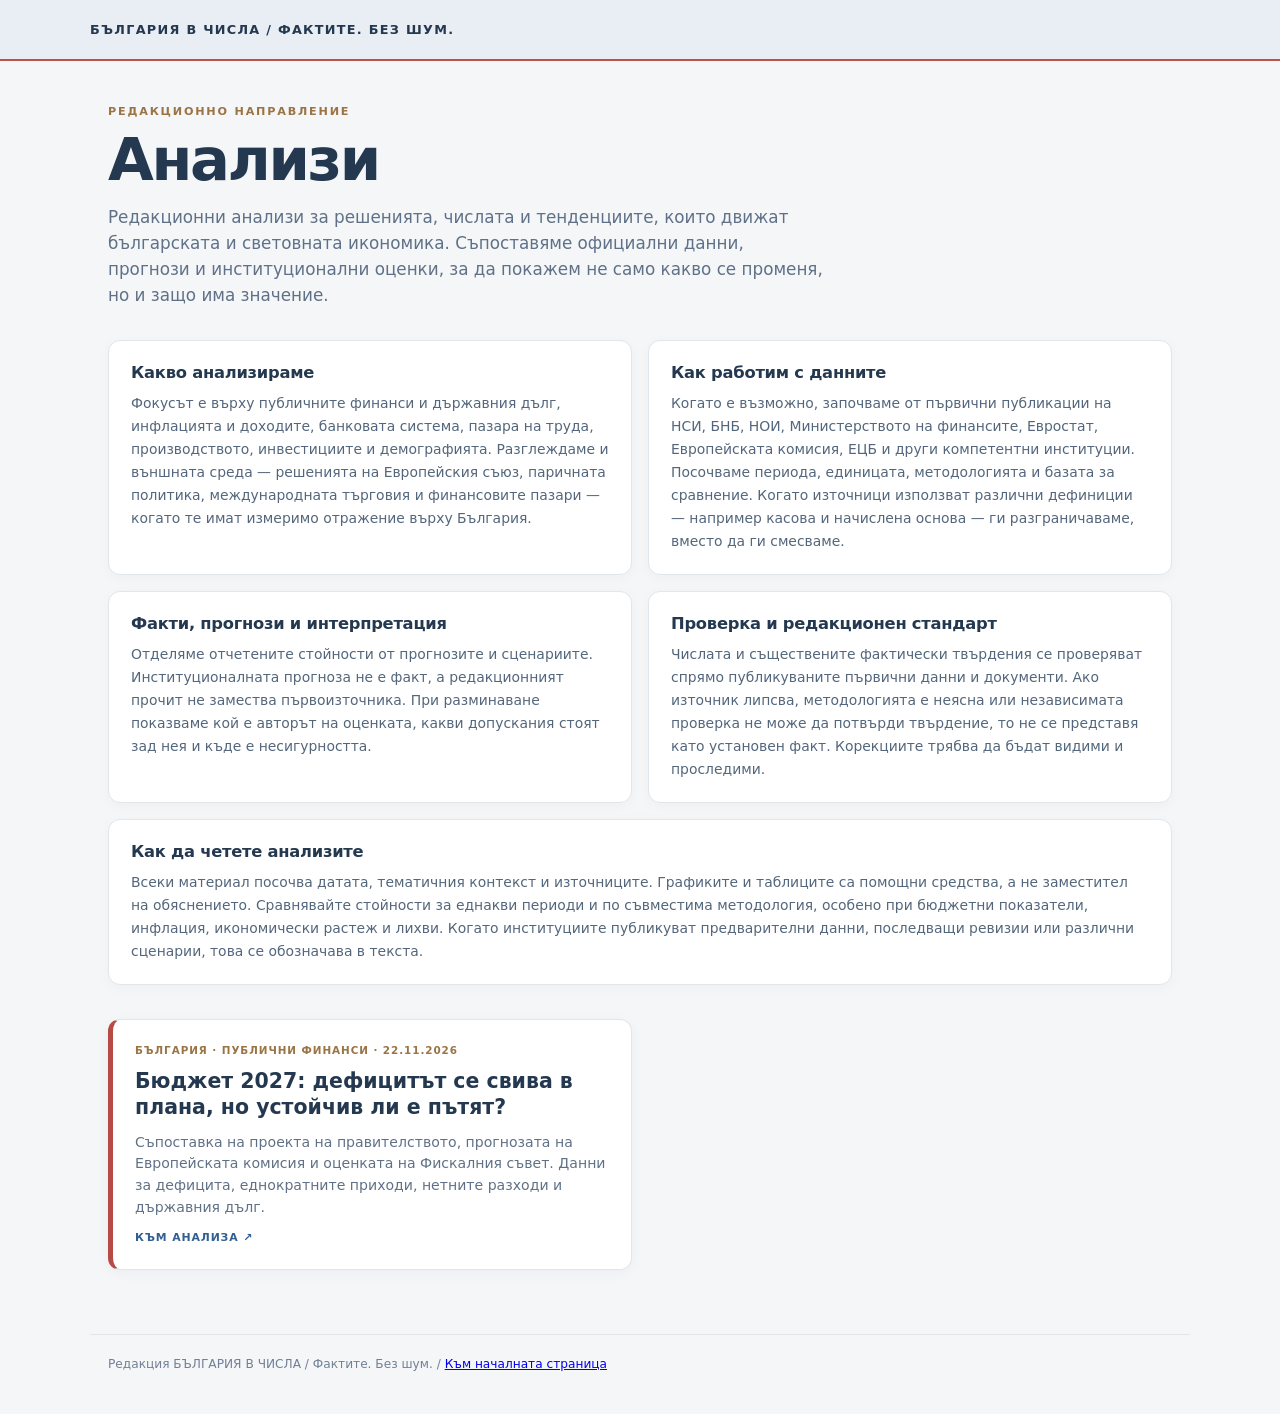
<file: analizi/index.html>
<!doctype html>
<html lang="bg"><head><meta charset="utf-8"><meta name="viewport" content="width=device-width,initial-scale=1">
<title>Анализи | БЪЛГАРИЯ В ЧИСЛА</title><meta name="description" content="Икономиката отвъд заглавията. Анализи за България, световната икономика, финансовите пазари и паричната политика.">
<meta name="robots" content="index,follow"><link rel="canonical" href="https://bgvchisla.com/analizi/">
<style>
:root{--navy:#24384f;--blue:#315f91;--line:#e1e6eb;--paper:#f4f6f8;--muted:#718096}
*{box-sizing:border-box}body{margin:0;background:var(--paper);color:#263445;font:16px/1.55 Inter,system-ui}
header{background:#e8eef4;border-bottom:2px solid #bd514b;padding:17px max(18px,calc((100% - 1100px)/2))}
header a{color:var(--navy);text-decoration:none;font-weight:850;letter-spacing:.1em;font-size:.8rem}
main{max-width:1100px;margin:0 auto;padding:42px 18px 64px}.kicker{font-size:.7rem;font-weight:850;letter-spacing:.16em;color:#9b7445}
h1{font-size:clamp(2.2rem,5vw,3.7rem);line-height:1.08;letter-spacing:-.04em;color:var(--navy);margin:8px 0 12px}
.lead{max-width:720px;color:#607187;font-size:1.05rem;margin:0 0 32px}
.grid{display:grid;grid-template-columns:repeat(2,minmax(0,1fr));gap:16px}
.article-card{display:grid;gap:11px;align-content:start;background:#fff;border:1px solid var(--line);border-left:5px solid #b64b45;border-radius:12px;padding:22px;color:#263445;text-decoration:none;box-shadow:0 3px 14px #24384f0a;transition:transform .18s ease,box-shadow .18s ease}
.article-card:hover{transform:translateY(-2px);box-shadow:0 8px 22px #24384f14;color:#263445}
.article-meta{font-size:.65rem;font-weight:900;letter-spacing:.09em;color:#9b7445}
.article-card strong{font-size:1.28rem;line-height:1.25;color:var(--navy)}
.article-excerpt{font-size:.88rem;color:#607187}
.article-read{font-size:.68rem;font-weight:900;letter-spacing:.08em;color:var(--blue)}
.editorial-guide{display:grid;grid-template-columns:repeat(2,minmax(0,1fr));gap:16px;margin:0 0 34px}
.editorial-block{background:#fff;border:1px solid var(--line);border-radius:12px;padding:21px 22px;box-shadow:0 3px 14px #24384f08}
.editorial-block h2{margin:0 0 9px;color:var(--navy);font-size:1.02rem;line-height:1.3;letter-spacing:-.015em}
.editorial-block p{margin:0;color:#53667b;font-size:.87rem;line-height:1.65}
.editorial-block.wide{grid-column:1/-1}
@media(max-width:680px){.article-card{padding:18px}}
footer{max-width:1100px;margin:0 auto;padding:20px 18px 40px;color:var(--muted);font-size:.76rem;border-top:1px solid var(--line)}
@media(max-width:680px){main{padding-top:28px}.grid{grid-template-columns:1fr}.editorial-guide{grid-template-columns:1fr}.editorial-block.wide{grid-column:auto}.editorial-block{padding:18px}}
</style></head><body>
<header><a href="/">БЪЛГАРИЯ В ЧИСЛА / ФАКТИТЕ. БЕЗ ШУМ.</a></header>
<main><div class="kicker">РЕДАКЦИОННО НАПРАВЛЕНИЕ</div><h1>Анализи</h1>
<p class="lead">Редакционни анализи за решенията, числата и тенденциите, които движат българската и световната икономика. Съпоставяме официални данни, прогнози и институционални оценки, за да покажем не само какво се променя, но и защо има значение.</p>
<section class="editorial-guide" aria-label="Редакционен подход">
  <div class="editorial-block">
    <h2>Какво анализираме</h2>
    <p>Фокусът е върху публичните финанси и държавния дълг, инфлацията и доходите, банковата система, пазара на труда, производството, инвестициите и демографията. Разглеждаме и външната среда — решенията на Европейския съюз, паричната политика, международната търговия и финансовите пазари — когато те имат измеримо отражение върху България.</p>
  </div>
  <div class="editorial-block">
    <h2>Как работим с данните</h2>
    <p>Когато е възможно, започваме от първични публикации на НСИ, БНБ, НОИ, Министерството на финансите, Евростат, Европейската комисия, ЕЦБ и други компетентни институции. Посочваме периода, единицата, методологията и базата за сравнение. Когато източници използват различни дефиниции — например касова и начислена основа — ги разграничаваме, вместо да ги смесваме.</p>
  </div>
  <div class="editorial-block">
    <h2>Факти, прогнози и интерпретация</h2>
    <p>Отделяме отчетените стойности от прогнозите и сценариите. Институционалната прогноза не е факт, а редакционният прочит не замества първоизточника. При разминаване показваме кой е авторът на оценката, какви допускания стоят зад нея и къде е несигурността.</p>
  </div>
  <div class="editorial-block">
    <h2>Проверка и редакционен стандарт</h2>
    <p>Числата и съществените фактически твърдения се проверяват спрямо публикуваните първични данни и документи. Ако източник липсва, методологията е неясна или независимата проверка не може да потвърди твърдение, то не се представя като установен факт. Корекциите трябва да бъдат видими и проследими.</p>
  </div>
  <div class="editorial-block wide">
    <h2>Как да четете анализите</h2>
    <p>Всеки материал посочва датата, тематичния контекст и източниците. Графиките и таблиците са помощни средства, а не заместител на обяснението. Сравнявайте стойности за еднакви периоди и по съвместима методология, особено при бюджетни показатели, инфлация, икономически растеж и лихви. Когато институциите публикуват предварителни данни, последващи ревизии или различни сценарии, това се обозначава в текста.</p>
  </div>
</section>
<div class="grid">
<a class="article-card" href="/analizi/budget-2027/"><span class="article-meta">БЪЛГАРИЯ · ПУБЛИЧНИ ФИНАНСИ · 22.11.2026</span><strong>Бюджет 2027: дефицитът се свива в плана, но устойчив ли е пътят?</strong><span class="article-excerpt">Съпоставка на проекта на правителството, прогнозата на Европейската комисия и оценката на Фискалния съвет. Данни за дефицита, еднократните приходи, нетните разходи и държавния дълг.</span><span class="article-read">КЪМ АНАЛИЗА ↗</span></a>
</div></main>
<footer>Редакция БЪЛГАРИЯ В ЧИСЛА / Фактите. Без шум. / <a href="/">Към началната страница</a></footer>
</body></html>
</file>
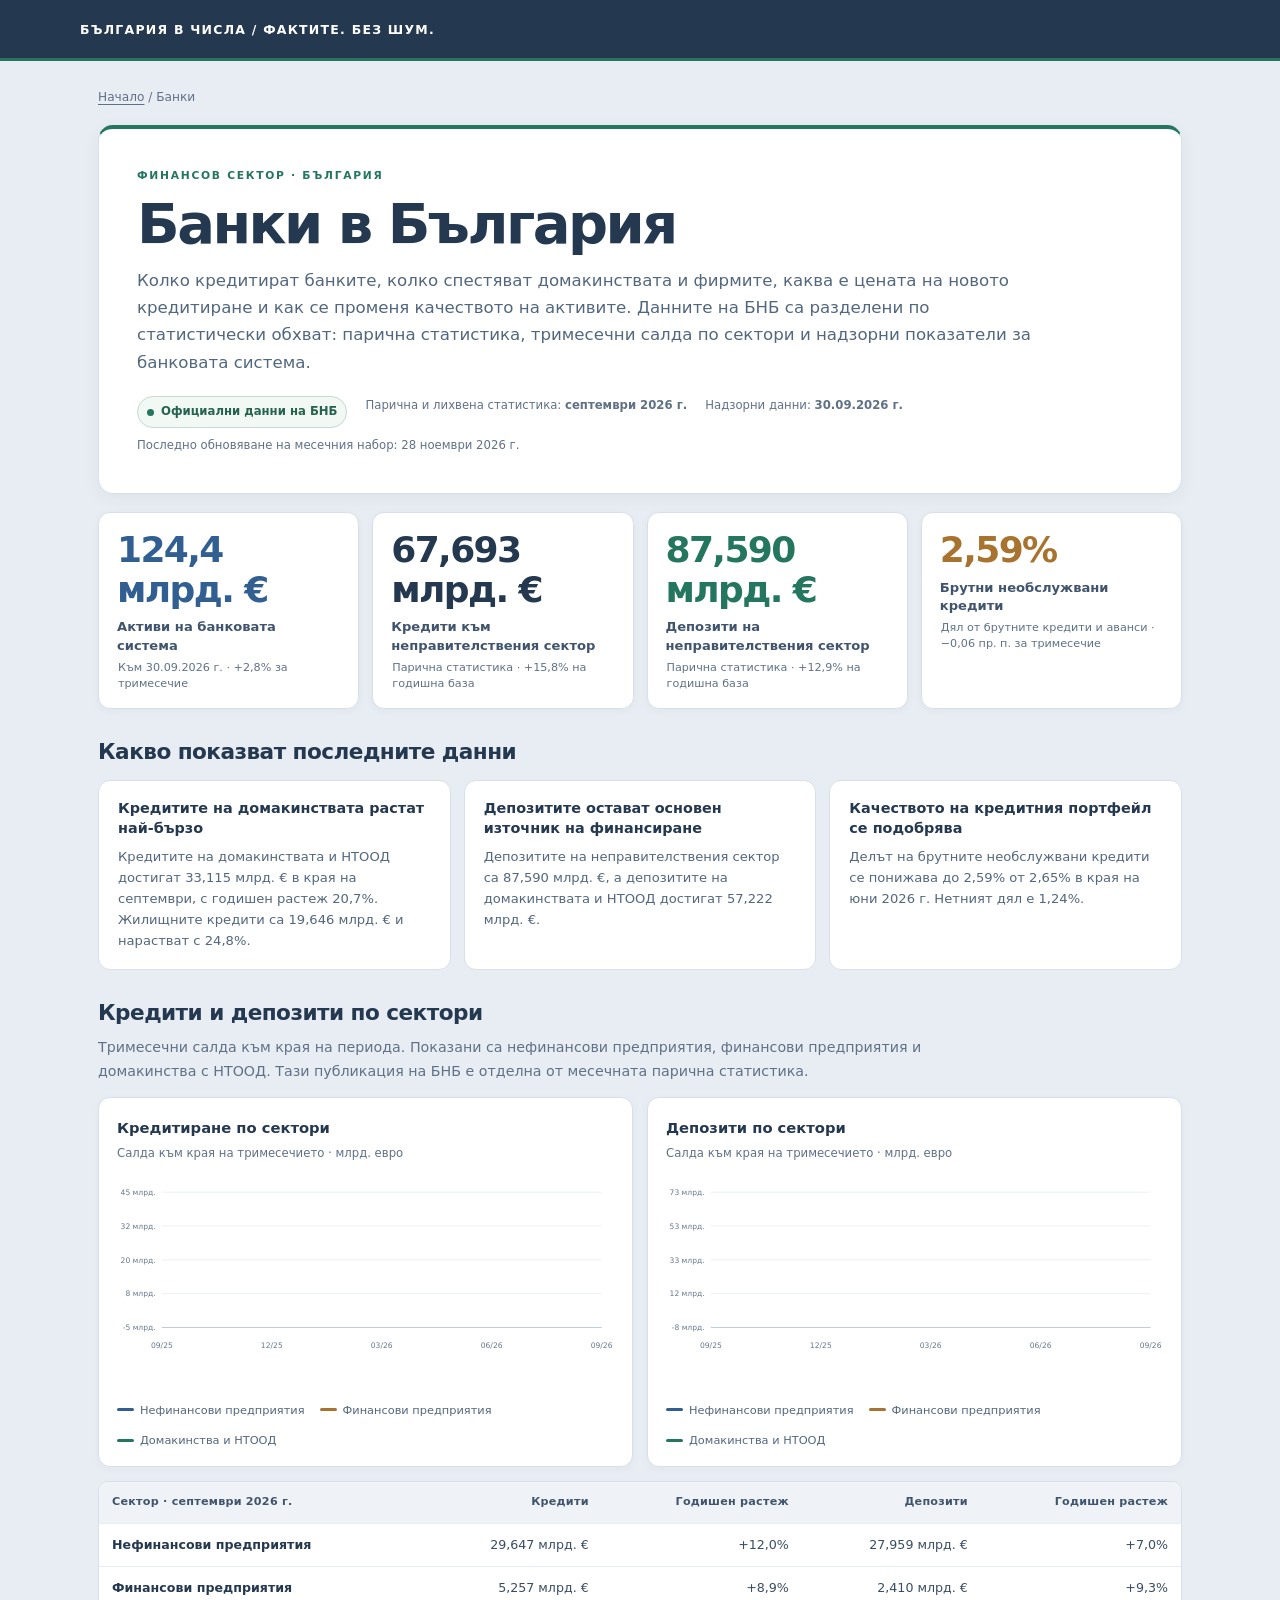
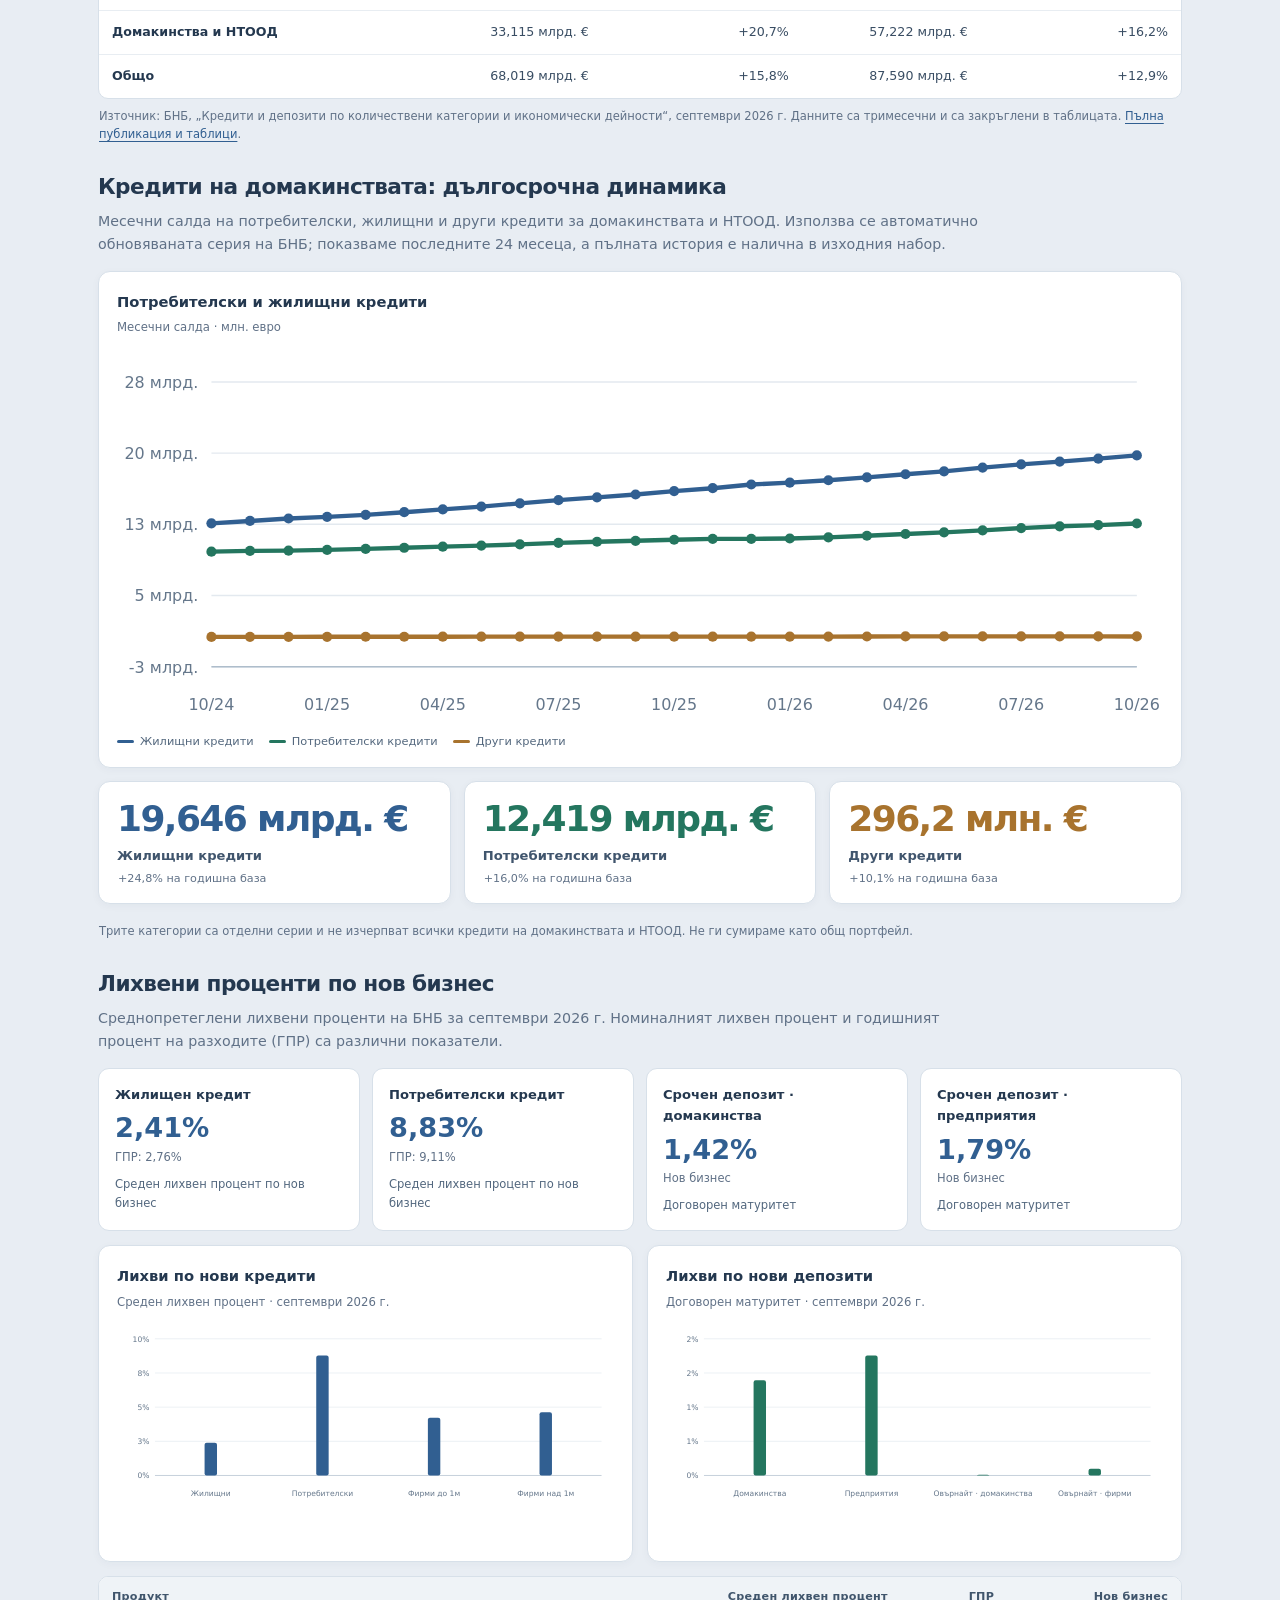
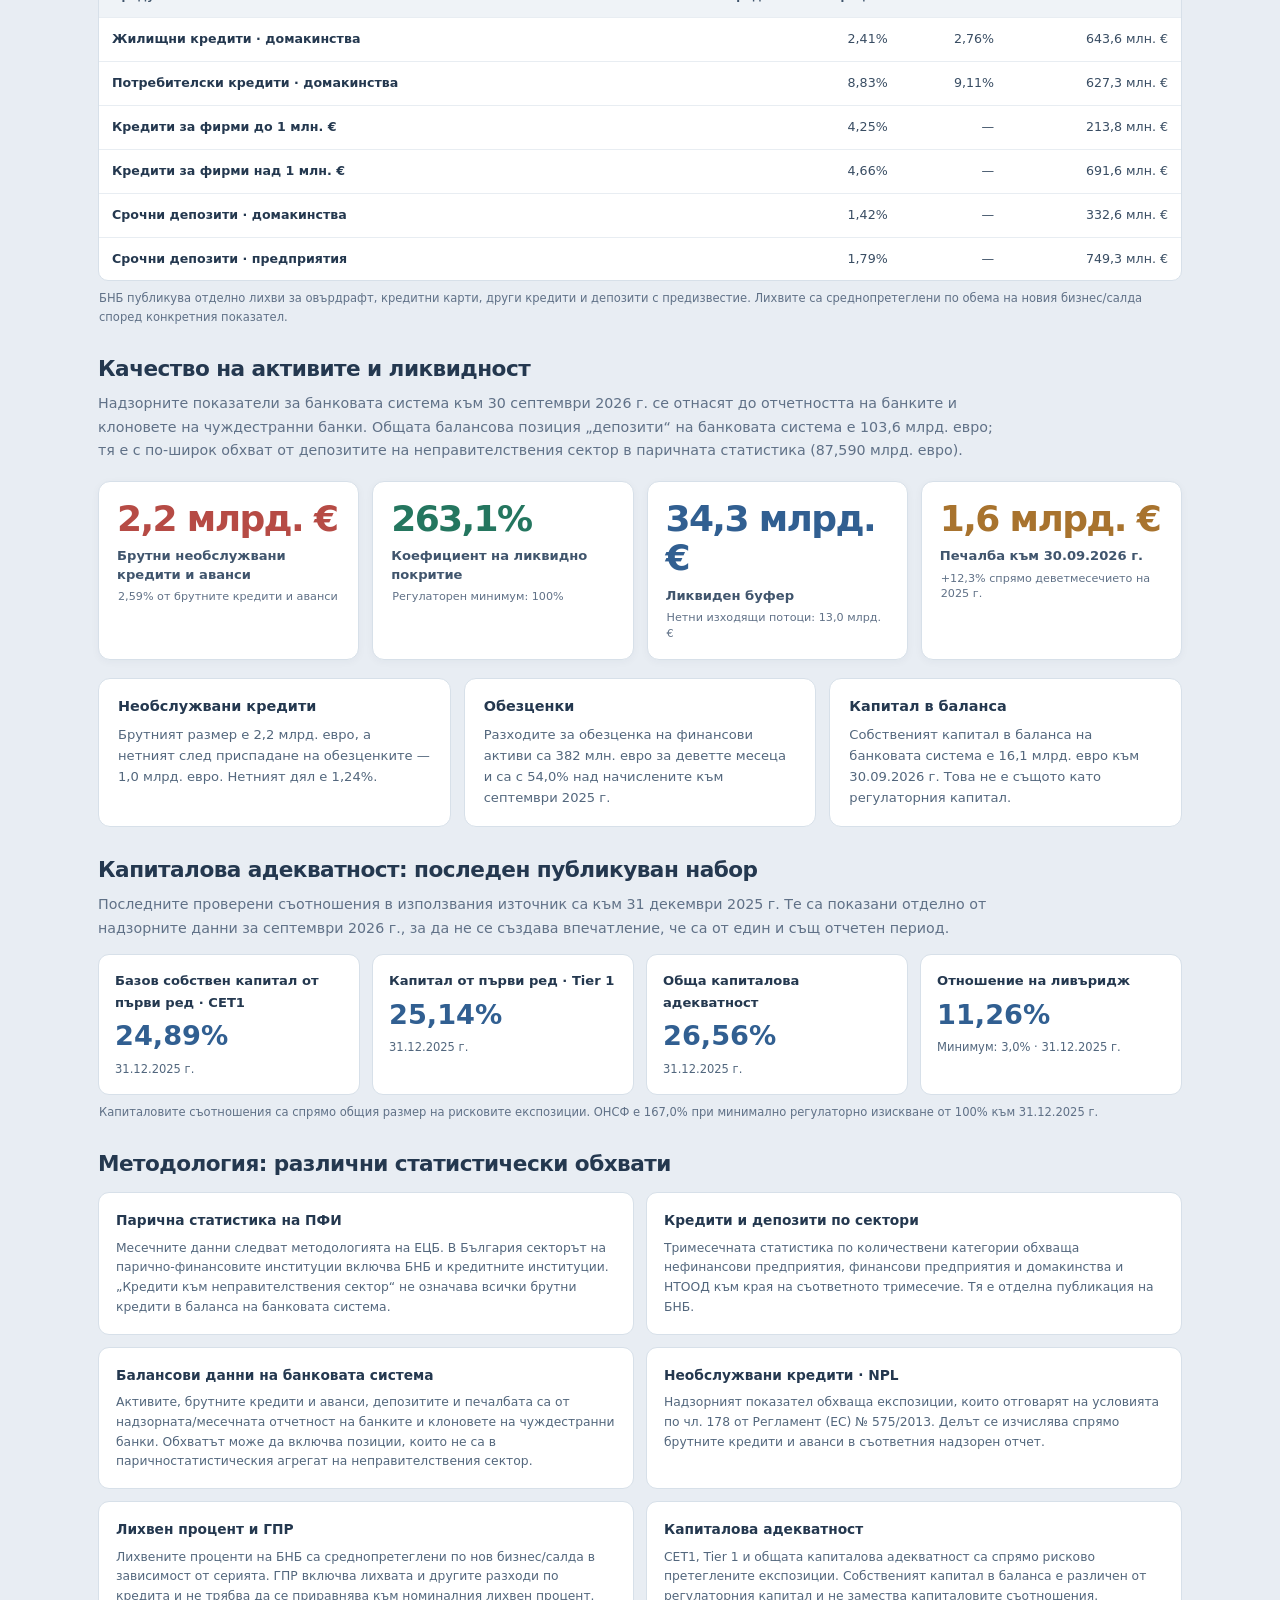
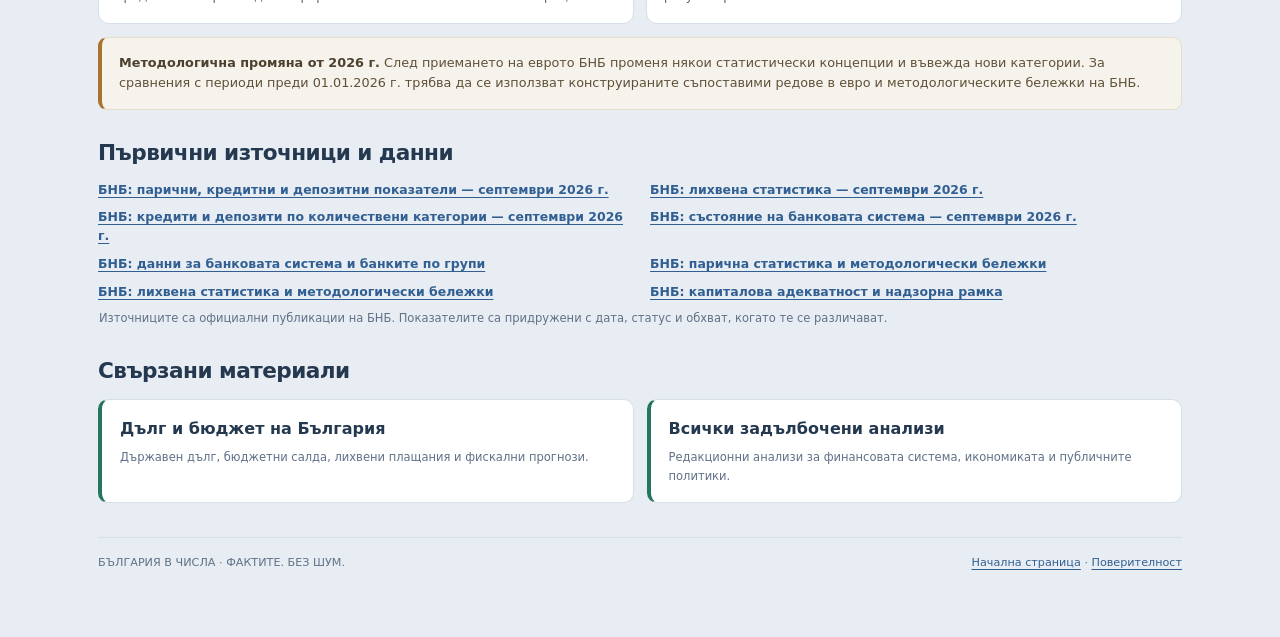
<file: banki/index.html>
<!doctype html>
<html lang="bg">
<head>
<meta charset="utf-8">
<meta name="viewport" content="width=device-width,initial-scale=1">
<title>Банки в България – кредити, депозити и лихви</title>
<meta name="description" content="Актуални данни за банките в България: кредити, депозити, лихвени проценти, необслужвани кредити, ликвидност и капиталова адекватност от БНБ.">
<meta name="robots" content="index,follow">
<link rel="canonical" href="https://bgvchisla.com/banki/">
<meta property="og:type" content="website">
<meta property="og:locale" content="bg_BG">
<meta property="og:site_name" content="БЪЛГАРИЯ В ЧИСЛА">
<meta property="og:title" content="Банки в България – кредити, депозити и лихви">
<meta property="og:description" content="Кредитиране, спестявания, цени на банковото финансиране, качество на активите и стабилност на банковата система.">
<link rel="stylesheet" href="/assets/design-system.css">
<script type="application/ld+json">
{
  "@context":"https://schema.org",
  "@type":"WebPage",
  "name":"Банки в България",
  "description":"Официални данни и анализ на банковата система, кредитите, депозитите и лихвените проценти.",
  "inLanguage":"bg",
  "url":"https://bgvchisla.com/banki/",
  "isPartOf":{"@type":"WebSite","name":"БЪЛГАРИЯ В ЧИСЛА","url":"https://bgvchisla.com/"}
}
</script>
<style>
:root{--navy:#24384f;--blue:#315f91;--green:#24765f;--red:#b64b45;--gold:#a8732e;--paper:#e8edf3;--ink:#263548;--muted:#607187;--line:#d7e0e9}
*{box-sizing:border-box}
body{margin:0;background:var(--paper);color:var(--ink);font:16px/1.65 Inter,system-ui,-apple-system,"Segoe UI",sans-serif}
a{color:var(--blue);text-underline-offset:3px}
a:hover{color:var(--navy)}
.site-header{background:var(--navy);border-bottom:3px solid var(--green);padding:16px max(18px,calc((100% - 1120px)/2))}
.site-header a{color:#fff;text-decoration:none;font-size:.78rem;font-weight:850;letter-spacing:.1em}
.shell{max-width:1120px;margin:0 auto;padding:26px 18px 64px}
.breadcrumb{font-size:.76rem;color:var(--muted);margin:0 0 18px}
.breadcrumb a{color:var(--muted)}
.hero{background:#fff;border:1px solid var(--line);border-top:4px solid var(--green);border-radius:15px;padding:clamp(22px,4vw,38px);box-shadow:0 4px 18px rgba(36,56,79,.055)}
.kicker{color:var(--green);font-size:.67rem;font-weight:900;letter-spacing:.16em;text-transform:uppercase}
h1{margin:9px 0 12px;color:var(--navy);font-size:clamp(2rem,5vw,3.5rem);line-height:1.08;letter-spacing:-.045em}
.hero-lead{max-width:900px;margin:0;color:#52677e;font-size:1.04rem;line-height:1.65}
.meta-line{display:flex;flex-wrap:wrap;gap:8px 18px;margin-top:20px;color:var(--muted);font-size:.73rem}
.status{display:inline-flex;align-items:center;gap:7px;border:1px solid #c7d9d0;background:#f2f8f4;color:#26634f;padding:5px 9px;border-radius:99px;font-weight:750}
.status:before{content:"";width:7px;height:7px;border-radius:50%;background:var(--green)}
.status.warning{border-color:#e7d8b8;background:#faf6ed;color:#80551f}
.status.warning:before{background:var(--gold)}
.kpi-grid{display:grid;grid-template-columns:repeat(4,minmax(0,1fr));gap:13px;margin:18px 0}
.kpi{background:#fff;border:1px solid var(--line);border-radius:12px;padding:17px 18px;min-width:0;box-shadow:0 2px 9px rgba(36,56,79,.04)}
.kpi .value{display:block;color:var(--navy);font-size:clamp(1.5rem,3.2vw,2.25rem);font-weight:820;line-height:1.1;letter-spacing:-.045em;font-variant-numeric:tabular-nums}
.kpi.red .value{color:var(--red)}.kpi.blue .value{color:var(--blue)}.kpi.green .value{color:var(--green)}.kpi.gold .value{color:var(--gold)}
.kpi .label{display:block;color:#40556d;font-size:.82rem;font-weight:700;line-height:1.4;margin-top:9px}
.kpi .note{display:block;color:var(--muted);font-size:.7rem;line-height:1.4;margin-top:5px}
.section{margin-top:30px}
.section-heading{margin:0 0 14px;color:var(--navy);font-size:1.35rem;letter-spacing:-.025em;line-height:1.25}
.section-intro{max-width:900px;color:var(--muted);font-size:.89rem;margin:-5px 0 14px}
.insight-grid{display:grid;grid-template-columns:repeat(3,minmax(0,1fr));gap:13px}
.insight{background:#fff;border:1px solid var(--line);border-radius:12px;padding:18px 19px}
.insight h3{font-size:.9rem;color:var(--navy);line-height:1.35;margin:0 0 8px}
.insight p{font-size:.82rem;color:#53677d;margin:0;line-height:1.6}
.chart-grid{display:grid;grid-template-columns:repeat(2,minmax(0,1fr));gap:14px}
.panel{background:#fff;border:1px solid var(--line);border-radius:12px;padding:18px 18px 16px;min-width:0;box-shadow:0 2px 9px rgba(36,56,79,.035)}
.panel h3{font-size:.92rem;color:var(--navy);margin:0 0 4px}
.panel .sub{font-size:.73rem;color:var(--muted);margin:0 0 13px}
.chart{min-height:220px;width:100%;overflow:hidden}
.chart svg{display:block;width:100%;height:auto;overflow:visible}
.chart text{font-family:Inter,system-ui,sans-serif;fill:#65778b;font-size:11px}
.chart .gridline{stroke:#e3e9ef;stroke-width:1}
.chart .axisline{stroke:#aebdcb;stroke-width:1}
.chart .navy-line{stroke:var(--navy);fill:none;stroke-width:3;stroke-linejoin:round;stroke-linecap:round}
.chart .blue-line{stroke:var(--blue);fill:none;stroke-width:3;stroke-linejoin:round;stroke-linecap:round}
.chart .green-line{stroke:var(--green);fill:none;stroke-width:3;stroke-linejoin:round;stroke-linecap:round}
.chart .red-line{stroke:var(--red);fill:none;stroke-width:3;stroke-linejoin:round;stroke-linecap:round}
.chart .gold-line{stroke:var(--gold);fill:none;stroke-width:3;stroke-linejoin:round;stroke-linecap:round}
.chart .navy-dot{fill:var(--navy)}.chart .blue-dot{fill:var(--blue)}.chart .green-dot{fill:var(--green)}.chart .red-dot{fill:var(--red)}.chart .gold-dot{fill:var(--gold)}
.chart .navy-bar{fill:var(--navy)}.chart .blue-bar{fill:var(--blue)}.chart .red-bar{fill:var(--red)}.chart .green-bar{fill:var(--green)}.chart .gold-bar{fill:var(--gold)}
.legend{display:flex;flex-wrap:wrap;gap:12px 15px;margin-top:4px;color:#53677d;font-size:.71rem}
.legend span{display:inline-flex;align-items:center;gap:6px}
.legend i{display:inline-block;width:17px;height:3px;border-radius:3px}
.legend .navy{background:var(--navy)}.legend .blue{background:var(--blue)}.legend .green{background:var(--green)}.legend .red{background:var(--red)}.legend .gold{background:var(--gold)}
.table-wrap{overflow-x:auto;border:1px solid var(--line);border-radius:10px;background:#fff}
table{border-collapse:collapse;width:100%;font-size:.79rem;min-width:620px}
th,td{padding:11px 13px;border-bottom:1px solid #e8edf2;text-align:right;white-space:nowrap}
th{background:#eff3f7;color:#40556c;font-size:.7rem;letter-spacing:.02em;font-weight:800}
th:first-child,td:first-child{text-align:left;white-space:normal}
td{font-variant-numeric:tabular-nums;color:#394d63}
tbody tr:last-child td{border-bottom:0}
tbody tr:hover{background:#f7f9fb}
td.emph{font-weight:800;color:var(--navy)}
.note{font-size:.72rem;color:var(--muted);line-height:1.6;margin:8px 1px 0}
.callout{background:#f6f3ec;border:1px solid #e6ddca;border-left:4px solid var(--gold);border-radius:9px;padding:15px 17px;color:#5f5038;font-size:.8rem;line-height:1.6}
.callout strong{color:#4d402d}
.rates-grid{display:grid;grid-template-columns:repeat(4,minmax(0,1fr));gap:12px}
.rate-card{background:#fff;border:1px solid var(--line);border-radius:11px;padding:15px 16px}
.rate-card h3{font-size:.82rem;color:var(--navy);margin:0 0 7px}
.rate-card .rate{font-size:1.7rem;color:var(--blue);font-weight:820;line-height:1.15;font-variant-numeric:tabular-nums}
.rate-card .apr{font-size:.72rem;color:var(--muted);margin-top:4px}
.rate-card .detail{font-size:.72rem;color:#52677e;margin-top:8px}
.definition-grid{display:grid;grid-template-columns:repeat(2,minmax(0,1fr));gap:12px}
.definition{background:#fff;border:1px solid var(--line);border-radius:11px;padding:16px 17px}
.definition h3{font-size:.86rem;color:var(--navy);margin:0 0 7px}
.definition p{font-size:.77rem;color:#53677d;line-height:1.6;margin:0}
.sources{display:grid;grid-template-columns:repeat(2,minmax(0,1fr));gap:9px 20px;padding:0;margin:0;list-style:none}
.sources li{font-size:.78rem;line-height:1.5}
.sources a{font-weight:650}
.related{display:grid;grid-template-columns:repeat(2,minmax(0,1fr));gap:13px}
.related a{display:block;background:#fff;border:1px solid var(--line);border-left:4px solid var(--green);border-radius:10px;padding:16px 18px;color:var(--navy);text-decoration:none;font-weight:750}
.related a small{display:block;color:var(--muted);font-weight:500;font-size:.72rem;margin-top:6px}
.footer{margin-top:34px;border-top:1px solid var(--line);padding-top:16px;color:var(--muted);font-size:.7rem;display:flex;flex-wrap:wrap;justify-content:space-between;gap:8px}
@media(max-width:900px){.kpi-grid,.rates-grid{grid-template-columns:repeat(2,minmax(0,1fr))}.insight-grid{grid-template-columns:1fr}}
@media(max-width:680px){.shell{padding:18px 12px 42px}.chart-grid,.sources,.related,.definition-grid{grid-template-columns:1fr}.hero{padding:21px 18px}.kpi,.rate-card{padding:14px}.panel{padding:15px 13px}.section{margin-top:25px}}
@media(prefers-reduced-motion:reduce){*{scroll-behavior:auto!important;transition:none!important}}
</style>
</head>
<body>
<header class="site-header"><a href="/">БЪЛГАРИЯ В ЧИСЛА <span aria-hidden="true">/</span> ФАКТИТЕ. БЕЗ ШУМ.</a></header>
<main class="shell">
<nav class="breadcrumb" aria-label="Навигация"><a href="/">Начало</a> / Банки</nav>

<section class="hero">
 <div class="kicker">ФИНАНСОВ СЕКТОР · БЪЛГАРИЯ</div>
 <h1>Банки в България</h1>
 <p class="hero-lead">Колко кредитират банките, колко спестяват домакинствата и фирмите, каква е цената на новото кредитиране и как се променя качеството на активите. Данните на БНБ са разделени по статистически обхват: парична статистика, тримесечни салда по сектори и надзорни показатели за банковата система.</p>
 <div class="meta-line">
  <span class="status" id="monetary-status">Официални данни на БНБ</span>
  <span>Парична и лихвена статистика: <strong>септември 2026 г.</strong></span>
  <span>Надзорни данни: <strong>30.09.2026 г.</strong></span>
  <span>Последно обновяване на месечния набор: <time id="last-updated">25.11.2026 г.</time></span>
 </div>
</section>

<section class="kpi-grid" aria-label="Основни показатели за банковата система">
 <article class="kpi blue"><span class="value" id="assets">124,4 млрд. €</span><span class="label">Активи на банковата система</span><span class="note">Към 30.09.2026 г. · +2,8% за тримесечие</span></article>
 <article class="kpi"><span class="value" id="loans">67,693 млрд. €</span><span class="label">Кредити към неправителствения сектор</span><span class="note">Парична статистика · +15,8% на годишна база</span></article>
 <article class="kpi green"><span class="value" id="deposits">87,590 млрд. €</span><span class="label">Депозити на неправителствения сектор</span><span class="note">Парична статистика · +12,9% на годишна база</span></article>
 <article class="kpi gold"><span class="value" id="npl-ratio">2,59%</span><span class="label">Брутни необслужвани кредити</span><span class="note">Дял от брутните кредити и аванси · −0,06 пр. п. за тримесечие</span></article>
</section>

<section class="section">
 <h2 class="section-heading">Какво показват последните данни</h2>
 <div class="insight-grid">
  <article class="insight">
   <h3>Кредитите на домакинствата растат най-бързо</h3>
   <p id="insight-households">Кредитите на домакинствата и НТООД достигат 33,115 млрд. евро в края на септември, с годишен растеж 20,7%. Жилищните кредити са 19,646 млрд. евро и нарастват с 24,8%.</p>
  </article>
  <article class="insight">
   <h3>Депозитите остават основен източник на финансиране</h3>
   <p id="insight-deposits">Депозитите на неправителствения сектор са 87,590 млрд. евро, а депозитите на домакинствата и НТООД достигат 57,222 млрд. евро.</p>
  </article>
  <article class="insight">
   <h3>Качеството на кредитния портфейл се подобрява</h3>
   <p id="insight-npl">Делът на брутните необслужвани кредити се понижава до 2,59% от 2,65% в края на юни 2026 г. Нетният дял е 1,24%.</p>
  </article>
 </div>
</section>

<section class="section">
 <h2 class="section-heading">Кредити и депозити по сектори</h2>
 <p class="section-intro">Тримесечни салда към края на периода. Показани са нефинансови предприятия, финансови предприятия и домакинства с НТООД. Тази публикация на БНБ е отделна от месечната парична статистика.</p>
 <div class="chart-grid">
  <article class="panel">
   <h3>Кредитиране по сектори</h3>
   <p class="sub">Салда към края на тримесечието · млрд. евро</p>
   <div class="chart" id="sector-loans-chart" aria-live="polite">
    <svg viewBox="0 0 720 260" role="img" aria-label="Кредити по сектори, септември 2025 до септември 2026">
     <line x1="60" x2="700" y1="25" y2="25" stroke="#e3e9ef"/><line x1="60" x2="700" y1="82" y2="82" stroke="#e3e9ef"/><line x1="60" x2="700" y1="139" y2="139" stroke="#e3e9ef"/><line x1="60" x2="700" y1="196" y2="196" stroke="#e3e9ef"/>
     <polyline points="60,145 220,135 380,124 540,119 700,112" fill="none" stroke="#315f91" stroke-width="3"/>
     <polyline points="60,207 220,204 380,203 540,201 700,199" fill="none" stroke="#a8732e" stroke-width="3"/>
     <polyline points="60,143 220,130 380,118 540,100 700,88" fill="none" stroke="#24765f" stroke-width="3"/>
     <text x="60" y="245">09.25</text><text x="220" y="245">12.25</text><text x="380" y="245">03.26</text><text x="540" y="245">06.26</text><text x="700" y="245">09.26</text>
    </svg>
   </div>
   <div class="legend"><span><i class="blue"></i>Нефинансови предприятия</span><span><i class="gold"></i>Финансови предприятия</span><span><i class="green"></i>Домакинства и НТООД</span></div>
  </article>
  <article class="panel">
   <h3>Депозити по сектори</h3>
   <p class="sub">Салда към края на тримесечието · млрд. евро</p>
   <div class="chart" id="sector-deposits-chart" aria-live="polite">
    <svg viewBox="0 0 720 260" role="img" aria-label="Депозити по сектори, септември 2025 до септември 2026">
     <line x1="60" x2="700" y1="25" y2="25" stroke="#e3e9ef"/><line x1="60" x2="700" y1="82" y2="82" stroke="#e3e9ef"/><line x1="60" x2="700" y1="139" y2="139" stroke="#e3e9ef"/><line x1="60" x2="700" y1="196" y2="196" stroke="#e3e9ef"/>
     <polyline points="60,169 220,166 380,163 540,164 700,155" fill="none" stroke="#315f91" stroke-width="3"/>
     <polyline points="60,226 220,223 380,228 540,224 700,223" fill="none" stroke="#a8732e" stroke-width="3"/>
     <polyline points="60,122 220,106 380,103 540,100 700,95" fill="none" stroke="#24765f" stroke-width="3"/>
     <text x="60" y="245">09.25</text><text x="220" y="245">12.25</text><text x="380" y="245">03.26</text><text x="540" y="245">06.26</text><text x="700" y="245">09.26</text>
    </svg>
   </div>
   <div class="legend"><span><i class="blue"></i>Нефинансови предприятия</span><span><i class="gold"></i>Финансови предприятия</span><span><i class="green"></i>Домакинства и НТООД</span></div>
  </article>
 </div>
 <div class="table-wrap" style="margin-top:14px">
  <table id="sector-table">
   <thead><tr><th>Сектор · септември 2026 г.</th><th>Кредити</th><th>Годишен растеж</th><th>Депозити</th><th>Годишен растеж</th></tr></thead>
   <tbody>
    <tr><td>Нефинансови предприятия</td><td>29,647 млрд. €</td><td>+12,0%</td><td>27,959 млрд. €</td><td>+7,0%</td></tr>
    <tr><td>Финансови предприятия</td><td>5,257 млрд. €</td><td>+8,9%</td><td>2,410 млрд. €</td><td>+9,3%</td></tr>
    <tr><td>Домакинства и НТООД</td><td>33,115 млрд. €</td><td>+20,7%</td><td>57,222 млрд. €</td><td>+16,2%</td></tr>
    <tr><td>Общо</td><td>68,019 млрд. €</td><td>+15,8%</td><td>87,590 млрд. €</td><td>+12,9%</td></tr>
   </tbody>
  </table>
 </div>
 <p class="note">Източник: БНБ, „Кредити и депозити по количествени категории и икономически дейности“, септември 2026 г. Данните са тримесечни и са закръглени в таблицата. <a href="https://www.bnb.bg/bnbweb/groups/public/documents/bnb_download/202609_s_dep_cr_press_a1_bg.pdf">Пълна публикация и таблици</a>.</p>
</section>

<section class="section">
 <h2 class="section-heading">Кредити на домакинствата: дългосрочна динамика</h2>
 <p class="section-intro">Месечни салда на потребителски, жилищни и други кредити за домакинствата и НТООД. Използва се автоматично обновяваната серия на БНБ; показваме последните 24 месеца, а пълната история е налична в изходния набор.</p>
 <article class="panel">
  <h3>Потребителски и жилищни кредити</h3>
  <p class="sub">Месечни салда · млн. евро</p>
  <div class="chart" id="household-loans-chart" aria-live="polite">
   <p class="note">Зареждане на месечните серии от БНБ…</p>
  </div>
  <div class="legend"><span><i class="blue"></i>Жилищни кредити</span><span><i class="green"></i>Потребителски кредити</span><span><i class="gold"></i>Други кредити</span></div>
 </article>
 <div class="kpi-grid" style="grid-template-columns:repeat(3,minmax(0,1fr));margin-top:13px">
  <div class="kpi blue"><span class="value" id="housing-loans">19,646 млрд. €</span><span class="label">Жилищни кредити</span><span class="note">+24,8% на годишна база</span></div>
  <div class="kpi green"><span class="value" id="consumer-loans">12,419 млрд. €</span><span class="label">Потребителски кредити</span><span class="note">+16,0% на годишна база</span></div>
  <div class="kpi gold"><span class="value" id="other-loans">296,2 млн. €</span><span class="label">Други кредити</span><span class="note">+10,1% на годишна база</span></div>
 </div>
 <p class="note">Трите категории са отделни серии и не изчерпват всички кредити на домакинствата и НТООД. Не ги сумираме като общ портфейл.</p>
</section>

<section class="section">
 <h2 class="section-heading">Лихвени проценти по нов бизнес</h2>
 <p class="section-intro">Среднопретеглени лихвени проценти на БНБ за септември 2026 г. Номиналният лихвен процент и годишният процент на разходите (ГПР) са различни показатели.</p>
 <div class="rates-grid" id="household-rate-cards">
  <article class="rate-card"><h3>Жилищен кредит</h3><div class="rate">2,41%</div><div class="apr">ГПР: 2,76%</div><div class="detail">Среден лихвен процент по нов бизнес</div></article>
  <article class="rate-card"><h3>Потребителски кредит</h3><div class="rate">8,83%</div><div class="apr">ГПР: 9,11%</div><div class="detail">Среден лихвен процент по нов бизнес</div></article>
  <article class="rate-card"><h3>Срочен депозит · домакинства</h3><div class="rate">1,42%</div><div class="apr">Нов бизнес</div><div class="detail">Договорен матуритет</div></article>
  <article class="rate-card"><h3>Срочен депозит · предприятия</h3><div class="rate">1,79%</div><div class="apr">Нов бизнес</div><div class="detail">Договорен матуритет</div></article>
 </div>
 <div class="chart-grid" style="margin-top:14px">
  <article class="panel">
   <h3>Лихви по нови кредити</h3>
   <p class="sub">Среден лихвен процент · септември 2026 г.</p>
   <div class="chart" id="loan-rates-chart" aria-live="polite">
    <svg viewBox="0 0 640 240" role="img" aria-label="Лихви по нов бизнес кредити">
     <text x="8" y="42">Жилищни</text><rect x="130" y="23" width="72" height="25" rx="4" fill="#315f91"/><text x="212" y="42">2,41%</text>
     <text x="8" y="92">Потребителски</text><rect x="130" y="73" width="264" height="25" rx="4" fill="#24765f"/><text x="404" y="92">8,83%</text>
     <text x="8" y="142">Фирми до 1 млн.</text><rect x="130" y="123" width="127" height="25" rx="4" fill="#a8732e"/><text x="267" y="142">4,25%</text>
     <text x="8" y="192">Фирми над 1 млн.</text><rect x="130" y="173" width="140" height="25" rx="4" fill="#b64b45"/><text x="280" y="192">4,66%</text>
    </svg>
   </div>
  </article>
  <article class="panel">
   <h3>Лихви по нови депозити</h3>
   <p class="sub">Договорен матуритет · септември 2026 г.</p>
   <div class="chart" id="deposit-rates-chart" aria-live="polite">
    <svg viewBox="0 0 640 240" role="img" aria-label="Лихви по нов бизнес депозити">
     <text x="8" y="52">Домакинства</text><rect x="130" y="33" width="142" height="26" rx="4" fill="#315f91"/><text x="282" y="52">1,42%</text>
     <text x="8" y="112">Предприятия</text><rect x="130" y="93" width="179" height="26" rx="4" fill="#24765f"/><text x="319" y="112">1,79%</text>
     <text x="8" y="182">Овърнайт · домакинства</text><rect x="130" y="163" width="2" height="26" rx="2" fill="#a8732e"/><text x="143" y="182">0,01%</text>
    </svg>
   </div>
  </article>
 </div>
 <div class="table-wrap" style="margin-top:14px">
  <table id="interest-table">
   <thead><tr><th>Продукт</th><th>Среден лихвен процент</th><th>ГПР</th><th>Нов бизнес</th></tr></thead>
   <tbody>
    <tr><td>Жилищни кредити · домакинства</td><td>2,41%</td><td>2,76%</td><td>643,6 млн. €</td></tr>
    <tr><td>Потребителски кредити · домакинства</td><td>8,83%</td><td>9,11%</td><td>627,3 млн. €</td></tr>
    <tr><td>Кредити за фирми до 1 млн. €</td><td>4,25%</td><td>—</td><td>213,8 млн. €</td></tr>
    <tr><td>Кредити за фирми над 1 млн. €</td><td>4,66%</td><td>—</td><td>691,6 млн. €</td></tr>
    <tr><td>Срочни депозити · домакинства</td><td>1,42%</td><td>—</td><td>332,6 млн. €</td></tr>
    <tr><td>Срочни депозити · предприятия</td><td>1,79%</td><td>—</td><td>749,3 млн. €</td></tr>
   </tbody>
  </table>
 </div>
 <p class="note">БНБ публикува отделно лихви за овърдрафт, кредитни карти, други кредити и депозити с предизвестие. Лихвите са среднопретеглени по обема на новия бизнес/салда според конкретния показател.</p>
</section>

<section class="section">
 <h2 class="section-heading">Качество на активите и ликвидност</h2>
 <p class="section-intro">Надзорните показатели за банковата система към 30 септември 2026 г. се отнасят до отчетността на банките и клоновете на чуждестранни банки. Общата балансовa позиция „депозити“ на банковата система е 103,6 млрд. евро; тя е с по-широк обхват от депозитите на неправителствения сектор в паричната статистика (87,590 млрд. евро).</p>
 <div class="kpi-grid">
  <article class="kpi red"><span class="value">2,2 млрд. €</span><span class="label">Брутни необслужвани кредити и аванси</span><span class="note">2,59% от брутните кредити и аванси</span></article>
  <article class="kpi green"><span class="value">263,1%</span><span class="label">Коефициент на ликвидно покритие</span><span class="note">Регулаторен минимум: 100%</span></article>
  <article class="kpi blue"><span class="value">34,3 млрд. €</span><span class="label">Ликвиден буфер</span><span class="note">Нетни изходящи потоци: 13,0 млрд. €</span></article>
  <article class="kpi gold"><span class="value">1,6 млрд. €</span><span class="label">Печалба към 30.09.2026 г.</span><span class="note">+12,3% спрямо деветмесечието на 2025 г.</span></article>
 </div>
 <div class="insight-grid">
  <article class="insight"><h3>Необслужвани кредити</h3><p>Брутният размер е 2,2 млрд. евро, а нетният след приспадане на обезценките — 1,0 млрд. евро. Нетният дял е 1,24%.</p></article>
  <article class="insight"><h3>Обезценки</h3><p>Разходите за обезценка на финансови активи са 382 млн. евро за деветте месеца и са с 54,0% над начислените към септември 2025 г.</p></article>
  <article class="insight"><h3>Капитал в баланса</h3><p>Собственият капитал в баланса на банковата система е 16,1 млрд. евро към 30.09.2026 г. Това не е същото като регулаторния капитал.</p></article>
 </div>
</section>

<section class="section">
 <h2 class="section-heading">Капиталова адекватност: последен публикуван набор</h2>
 <p class="section-intro">Последните проверени съотношения в използвания източник са към 31 декември 2025 г. Те са показани отделно от надзорните данни за септември 2026 г., за да не се създава впечатление, че са от един и същ отчетен период.</p>
 <div class="rates-grid" id="capital-ratios">
  <article class="rate-card"><h3>Базов собствен капитал от първи ред · CET1</h3><div class="rate">24,89%</div><div class="detail">31.12.2025 г.</div></article>
  <article class="rate-card"><h3>Капитал от първи ред · Tier 1</h3><div class="rate">25,14%</div><div class="detail">31.12.2025 г.</div></article>
  <article class="rate-card"><h3>Обща капиталова адекватност</h3><div class="rate">26,56%</div><div class="detail">31.12.2025 г.</div></article>
  <article class="rate-card"><h3>Отношение на ливъридж</h3><div class="rate">11,26%</div><div class="detail">Минимум: 3,0% · 31.12.2025 г.</div></article>
 </div>
 <p class="note">Капиталовите съотношения са спрямо общия размер на рисковите експозиции. ОНСФ е 167,0% при минимално регулаторно изискване от 100% към 31.12.2025 г.</p>
</section>

<section class="section">
 <h2 class="section-heading">Методология: различни статистически обхвати</h2>
 <div class="definition-grid">
  <article class="definition"><h3>Парична статистика на ПФИ</h3><p>Месечните данни следват методологията на ЕЦБ. В България секторът на парично-финансовите институции включва БНБ и кредитните институции. „Кредити към неправителствения сектор“ не означава всички брутни кредити в баланса на банковата система.</p></article>
  <article class="definition"><h3>Кредити и депозити по сектори</h3><p>Тримесечната статистика по количествени категории обхваща нефинансови предприятия, финансови предприятия и домакинства и НТООД към края на съответното тримесечие. Тя е отделна публикация на БНБ.</p></article>
  <article class="definition"><h3>Балансови данни на банковата система</h3><p>Активите, брутните кредити и аванси, депозитите и печалбата са от надзорната/месечната отчетност на банките и клоновете на чуждестранни банки. Обхватът може да включва позиции, които не са в паричностатистическия агрегат на неправителствения сектор.</p></article>
  <article class="definition"><h3>Необслужвани кредити · NPL</h3><p>Надзорният показател обхваща експозиции, които отговарят на условията по чл. 178 от Регламент (ЕС) № 575/2013. Делът се изчислява спрямо брутните кредити и аванси в съответния надзорен отчет.</p></article>
  <article class="definition"><h3>Лихвен процент и ГПР</h3><p>Лихвените проценти на БНБ са среднопретеглени по нов бизнес/салда в зависимост от серията. ГПР включва лихвата и другите разходи по кредита и не трябва да се приравнява към номиналния лихвен процент.</p></article>
  <article class="definition"><h3>Капиталова адекватност</h3><p>CET1, Tier 1 и общата капиталова адекватност са спрямо рисково претеглените експозиции. Собственият капитал в баланса е различен от регулаторния капитал и не замества капиталовите съотношения.</p></article>
 </div>
 <div class="callout" style="margin-top:13px"><strong>Методологична промяна от 2026 г.</strong> След приемането на еврото БНБ променя някои статистически концепции и въвежда нови категории. За сравнения с периоди преди 01.01.2026 г. трябва да се използват конструираните съпоставими редове в евро и методологическите бележки на БНБ.</div>
</section>

<section class="section">
 <h2 class="section-heading">Първични източници и данни</h2>
 <ul class="sources" id="source-list">
  <li><a href="https://www.bnb.bg/AboutUs/PressOffice/POStatisticalPressReleases/POPRSMonetarySurvey/202609_S_MS_PRESS_BG">БНБ: парични, кредитни и депозитни показатели — септември 2026 г.</a></li>
  <li><a href="https://www.bnb.bg/AboutUs/PressOffice/POStatisticalPressReleases/POPRSInterestRate/202609_S_IRS_PRESS_BG">БНБ: лихвена статистика — септември 2026 г.</a></li>
  <li><a href="https://www.bnb.bg/bnbweb/groups/public/documents/bnb_download/202609_s_dep_cr_press_a1_bg.pdf">БНБ: кредити и депозити по количествени категории — септември 2026 г.</a></li>
  <li><a href="https://www.bnb.bg/bnbweb/groups/public/documents/bnb_download/bs_202609_a7_bg.pdf">БНБ: състояние на банковата система — септември 2026 г.</a></li>
  <li><a href="https://www.bnb.bg/BankSupervision/BSCreditInstitution/BSCIFinansReports/BSCIFRBankingSystem/index.htm">БНБ: данни за банковата система и банките по групи</a></li>
  <li><a href="https://www.bnb.bg/Statistics/StMonetaryInterestRate/StMonetaryStatistics/index.htm">БНБ: парична статистика и методологически бележки</a></li>
  <li><a href="https://www.bnb.bg/Statistics/StMonetaryInterestRate/StInterestRate/StIRInterestRate/index.htm">БНБ: лихвена статистика и методологически бележки</a></li>
  <li><a href="https://www.bnb.bg/BankSupervision/BSCapitalAdequacy/index.htm">БНБ: капиталова адекватност и надзорна рамка</a></li>
 </ul>
 <p class="note">Източниците са официални публикации на БНБ. Показателите са придружени с дата, статус и обхват, когато те се различават.</p>
</section>

<section class="section">
 <h2 class="section-heading">Свързани материали</h2>
 <div class="related">
  <a href="/dalg-i-byudzhet/">Дълг и бюджет на България<small>Държавен дълг, бюджетни салда, лихвени плащания и фискални прогнози.</small></a>
  <a href="/analizi/">Всички задълбочени анализи<small>Редакционни анализи за финансовата система, икономиката и публичните политики.</small></a>
 </div>
</section>

<footer class="footer">
 <span>БЪЛГАРИЯ В ЧИСЛА · ФАКТИТЕ. БЕЗ ШУМ.</span>
 <span><a href="/">Начална страница</a> · <a href="/privacy">Поверителност</a></span>
</footer>
</main>

<script>
(function(){
"use strict";
var fmt1=new Intl.NumberFormat("bg-BG",{minimumFractionDigits:1,maximumFractionDigits:1});
var fmt2=new Intl.NumberFormat("bg-BG",{minimumFractionDigits:2,maximumFractionDigits:2});
var fm0=new Intl.NumberFormat("bg-BG",{maximumFractionDigits:0});
var $=function(id){return document.getElementById(id);};
var fmt=function(v,d){return new Intl.NumberFormat("bg-BG",{minimumFractionDigits:d||0,maximumFractionDigits:d===undefined?1:d}).format(v);};
var signedPct=function(v){return (v>0?"+":v<0?"−":"")+fmt(Math.abs(v),1)+"%";};
var svgAdd=function(svg,tag,attrs,text){var e=document.createElementNS("http://www.w3.org/2000/svg",tag);Object.keys(attrs).forEach(k=>e.setAttribute(k,attrs[k]));if(text!==undefined)e.textContent=text;svg.appendChild(e);return e;};
function base(hostId,aria){var host=$(hostId);if(!host)return null;host.textContent="";var svg=document.createElementNS("http://www.w3.org/2000/svg","svg");svg.setAttribute("viewBox","0 0 720 260");svg.setAttribute("role","img");svg.setAttribute("aria-label",aria);host.appendChild(svg);return svg;}
function lineChart(hostId,rows,series,minOverride,maxOverride,unit){
 if(!rows||rows.length<2){if($(hostId))$(hostId).textContent="Недостатъчно налични наблюдения.";return;}
 var svg=base(hostId,series.map(s=>s.label).join(", "));
 var W=720,H=260,L=65,R=18,T=22,B=42,vals=[];
 rows.forEach(p=>series.forEach(s=>{if(Number.isFinite(p[s.key]))vals.push(p[s.key]);}));
 var min=minOverride===undefined?Math.min.apply(null,vals):minOverride,max=maxOverride===undefined?Math.max.apply(null,vals):maxOverride;
 var pad=(max-min||1)*.12;min-=pad;max+=pad;
 var x=i=>L+i*(W-L-R)/(rows.length-1),y=v=>T+(max-v)*(H-T-B)/(max-min);
 for(var g=0;g<=4;g++){var v=min+(max-min)*g/4;svgAdd(svg,"line",{x1:L,x2:W-R,y1:y(v),y2:y(v),class:"gridline"});svgAdd(svg,"text",{x:L-9,y:y(v)+4,"text-anchor":"end"},fmt(v,0)+(unit||""));}
 svgAdd(svg,"line",{x1:L,x2:W-R,y1:H-B,y2:H-B,class:"axisline"});
 series.forEach(s=>{var points=rows.filter(p=>Number.isFinite(p[s.key]));var path=points.map(p=>{var i=rows.indexOf(p);return (i?"L":"M")+x(i)+" "+y(p[s.key]);}).join(" ");svgAdd(svg,"path",{d:path,class:s.line});points.forEach(p=>{var c=svgAdd(svg,"circle",{cx:x(rows.indexOf(p)),cy:y(p[s.key]),r:3.5,class:s.dot});var title=document.createElementNS(svg.namespaceURI,"title");title.textContent=p.label+": "+fmt(p[s.key],1)+(unit||"");c.appendChild(title);});});
 var step=Math.max(1,Math.ceil(rows.length/10));rows.forEach((p,i)=>{if(i%step===0||i===rows.length-1)svgAdd(svg,"text",{x:x(i),y:H-12,"text-anchor":"middle"},p.label);});
}
function barChart(hostId,rows,series,unit){
 if(!rows||!rows.length)return;
 var svg=base(hostId,series.map(s=>s.label).join(", "));
 var W=720,H=260,L=55,R=18,T=20,B=42,vals=[];rows.forEach(p=>series.forEach(s=>{if(Number.isFinite(p[s.key]))vals.push(p[s.key]);}));
 var min=Math.min(0,Math.min.apply(null,vals)),max=Math.max(0,Math.max.apply(null,vals)*1.14);if(max===min)max=min+1;
 var y=v=>T+(max-v)*(H-T-B)/(max-min),group=(W-L-R)/rows.length,bar=Math.min(18,group/(series.length+1));
 for(var g=0;g<=4;g++){var v=min+(max-min)*g/4;svgAdd(svg,"line",{x1:L,x2:W-R,y1:y(v),y2:y(v),class:v===0?"axisline":"gridline"});svgAdd(svg,"text",{x:L-8,y:y(v)+4,"text-anchor":"end"},fmt(v,0)+(unit||""));}
 rows.forEach((p,i)=>{series.forEach((s,j)=>{var v=p[s.key];if(!Number.isFinite(v))return;var xx=L+i*group+group/2-(series.length*bar+(series.length-1)*3)/2+j*(bar+3),top=Math.min(y(0),y(v)),height=Math.max(1,Math.abs(y(v)-y(0)));var rect=svgAdd(svg,"rect",{x:xx,y:top,width:bar,height:height,rx:3,class:s.bar});var title=document.createElementNS(svg.namespaceURI,"title");title.textContent=p.label+" · "+s.label+": "+fmt(v,1)+(unit||"");rect.appendChild(title);});svgAdd(svg,"text",{x:L+i*group+group/2,y:H-12,"text-anchor":"middle"},p.label);});
}
function fmtBn(v){return fmt(v/1000,3)+" млрд. €";}
function renderSnapshot(data){
 var m=data.monetary_statistics,sys=data.banking_system,house=data.household_loan_breakdown;
 $("assets").textContent=fmt(sys.assets_bn_eur,1)+" млрд. €";
 $("loans").textContent=fmtBn(m.non_government_loans_mio_eur);
 $("deposits").textContent=fmtBn(m.non_government_deposits_mio_eur);
 $("npl-ratio").textContent=fmt(sys.npl_gross_ratio_pct,2)+"%";
 $("insight-households").textContent="Кредитите на домакинствата и НТООД достигат "+fmtBn(data.sector_quarterly.loans.households_npish.at(-1).value)+" в края на септември, с годишен растеж "+fmt(data.sector_quarterly.annual_growth_pct.loans.households_npish,1)+"%. Жилищните кредити са "+fmtBn(house.housing_mio_eur)+" и нарастват с "+fmt(house.housing_yoy_pct,1)+"%.";
 $("insight-deposits").textContent="Депозитите на неправителствения сектор са "+fmtBn(m.non_government_deposits_mio_eur)+", а депозитите на домакинствата и НТООД достигат "+fmtBn(data.sector_quarterly.deposits.households_npish.at(-1).value)+".";
 $("insight-npl").textContent="Делът на брутните необслужвани кредити се понижава до "+fmt(sys.npl_gross_ratio_pct,2)+"% от "+fmt(sys.npl_gross_ratio_june_pct,2)+"% в края на юни 2026 г. Нетният дял е "+fmt(sys.npl_net_ratio_pct,2)+"%.";
 $("housing-loans").textContent=fmtBn(house.housing_mio_eur);
 $("consumer-loans").textContent=fmtBn(house.consumer_mio_eur);
 $("other-loans").textContent=fmt(house.other_mio_eur,1)+" млн. €";
 $("last-updated").textContent=new Date(data.last_updated).toLocaleDateString("bg-BG",{day:"numeric",month:"long",year:"numeric"});
 var periods=data.sector_quarterly.points_periods;
 var makeRows=(obj)=>periods.map((p,i)=>({period:p,label:p.slice(5,7)+"/"+p.slice(2,4),nf:obj.nonfinancial_enterprises[i]/1000,fin:obj.financial_enterprises[i]/1000,hh:obj.households_npish[i]/1000,total:obj.total[i]/1000}));
 var loanRows=makeRows(data.sector_quarterly.loans),depRows=makeRows(data.sector_quarterly.deposits);
 lineChart("sector-loans-chart",loanRows,[{key:"nf",label:"Нефинансови предприятия",line:"blue-line",dot:"blue-dot"},{key:"fin",label:"Финансови предприятия",line:"gold-line",dot:"gold-dot"},{key:"hh",label:"Домакинства и НТООД",line:"green-line",dot:"green-dot"}],0,40," млрд.");
 lineChart("sector-deposits-chart",depRows,[{key:"nf",label:"Нефинансови предприятия",line:"blue-line",dot:"blue-dot"},{key:"fin",label:"Финансови предприятия",line:"gold-line",dot:"gold-dot"},{key:"hh",label:"Домакинства и НТООД",line:"green-line",dot:"green-dot"}],0,65," млрд.");
 var table=$("sector-table").querySelector("tbody");table.textContent="";
 var sec=[
  ["Нефинансови предприятия","nonfinancial_enterprises"],
  ["Финансови предприятия","financial_enterprises"],
  ["Домакинства и НТООД","households_npish"],
  ["Общо","total"]
 ];
 sec.forEach(([label,key])=>{var row=document.createElement("tr");var growth=data.sector_quarterly.annual_growth_pct;var vals=[label,fmtBn(data.sector_quarterly.loans[key].at(-1).value),signedPct(growth.loans[key]),fmtBn(data.sector_quarterly.deposits[key].at(-1).value),signedPct(growth.deposits[key])];vals.forEach((v,i)=>{var td=document.createElement("td");td.textContent=v;if(i===0)td.className="emph";row.appendChild(td);});table.appendChild(row);});
 var rates=data.interest_rates;
 var loanHost=$("loan-rates-chart");loanHost.textContent="";
 barChart("loan-rates-chart",[
  {label:"Жилищни",v:rates.household.housing_loan_rate_pct},
  {label:"Потребителски",v:rates.household.consumer_loan_rate_pct},
  {label:"Фирми до 1м",v:rates.nonfinancial_enterprises.loan_rate_up_to_1m_eur_pct},
  {label:"Фирми над 1м",v:rates.nonfinancial_enterprises.loan_rate_above_1m_eur_pct}
 ].map(p=>({label:p.label,value:p.v})),[{key:"value",label:"Лихва",bar:"blue-bar"}],"%");
 barChart("deposit-rates-chart",[
  {label:"Домакинства",value:rates.household.time_deposit_rate_pct},
  {label:"Предприятия",value:rates.nonfinancial_enterprises.time_deposit_rate_pct},
  {label:"Овърнайт · домакинства",value:rates.household.overnight_deposit_rate_pct},
  {label:"Овърнайт · фирми",value:rates.nonfinancial_enterprises.overnight_deposit_rate_pct}
 ],[{key:"value",label:"Лихва",bar:"green-bar"}],"%");
 var it=$("interest-table").querySelector("tbody");it.textContent="";
 [
  ["Жилищни кредити · домакинства",rates.household.housing_loan_rate_pct,rates.household.housing_apr_pct,rates.household.new_housing_loan_business_mio_eur],
  ["Потребителски кредити · домакинства",rates.household.consumer_loan_rate_pct,rates.household.consumer_apr_pct,rates.household.new_consumer_loan_business_mio_eur],
  ["Кредити за фирми до 1 млн. €",rates.nonfinancial_enterprises.loan_rate_up_to_1m_eur_pct,null,rates.nonfinancial_enterprises.new_loan_business_up_to_1m_eur_mio],
  ["Кредити за фирми над 1 млн. €",rates.nonfinancial_enterprises.loan_rate_above_1m_eur_pct,null,rates.nonfinancial_enterprises.new_loan_business_above_1m_eur_mio],
  ["Срочни депозити · домакинства",rates.household.time_deposit_rate_pct,null,rates.household.new_time_deposit_business_mio_eur],
  ["Срочни депозити · предприятия",rates.nonfinancial_enterprises.time_deposit_rate_pct,null,rates.nonfinancial_enterprises.time_deposit_new_business_mio_eur]
 ].forEach(r=>{var row=document.createElement("tr");[r[0],fmt(r[1],2)+"%",r[2]===null?"—":fmt(r[2],2)+"%",fmt(r[3],1)+" млн. €"].forEach((v,i)=>{var td=document.createElement("td");td.textContent=v;if(i===0)td.className="emph";row.appendChild(td);});it.appendChild(row);});
}
function renderHouseholdSeries(data){
 var rows=data.series.household_housing_loans.points.map((p,i)=>({
  period:p.period,
  housing:p.value/1000,
  consumer:data.series.household_consumer_loans.points[i]?.value/1000,
  other:data.series.household_other_loans.points[i]?.value/1000
 })).filter(p=>p.period>="2024-10");
 rows=rows.map(p=>({label:p.period.slice(5,7)+"/"+p.period.slice(2,4),housing:p.housing,consumer:p.consumer,other:p.other}));
 lineChart("household-loans-chart",rows,[
  {key:"housing",label:"Жилищни кредити",line:"blue-line",dot:"blue-dot"},
  {key:"consumer",label:"Потребителски кредити",line:"green-line",dot:"green-dot"},
  {key:"other",label:"Други кредити",line:"gold-line",dot:"gold-dot"}
 ],0,25," млрд.");
 $("last-updated").textContent=new Date(data.updated_at).toLocaleDateString("bg-BG",{day:"numeric",month:"long",year:"numeric"});
}
Promise.all([
 fetch("/banking.json",{cache:"no-store"}).then(r=>{if(!r.ok)throw Error("banking.json HTTP "+r.status);return r.json();}),
 fetch("/official_bnb.json",{cache:"no-store"}).then(r=>{if(!r.ok)throw Error("official_bnb.json HTTP "+r.status);return r.json();})
]).then(function(data){renderSnapshot(data[0]);renderHouseholdSeries(data[1]);}).catch(function(e){console.error("Неуспешно зареждане на данните на БНБ",e);$("monetary-status").textContent="Последни публикувани стойности";});
})();
</script>
</body>
</html>
</file>
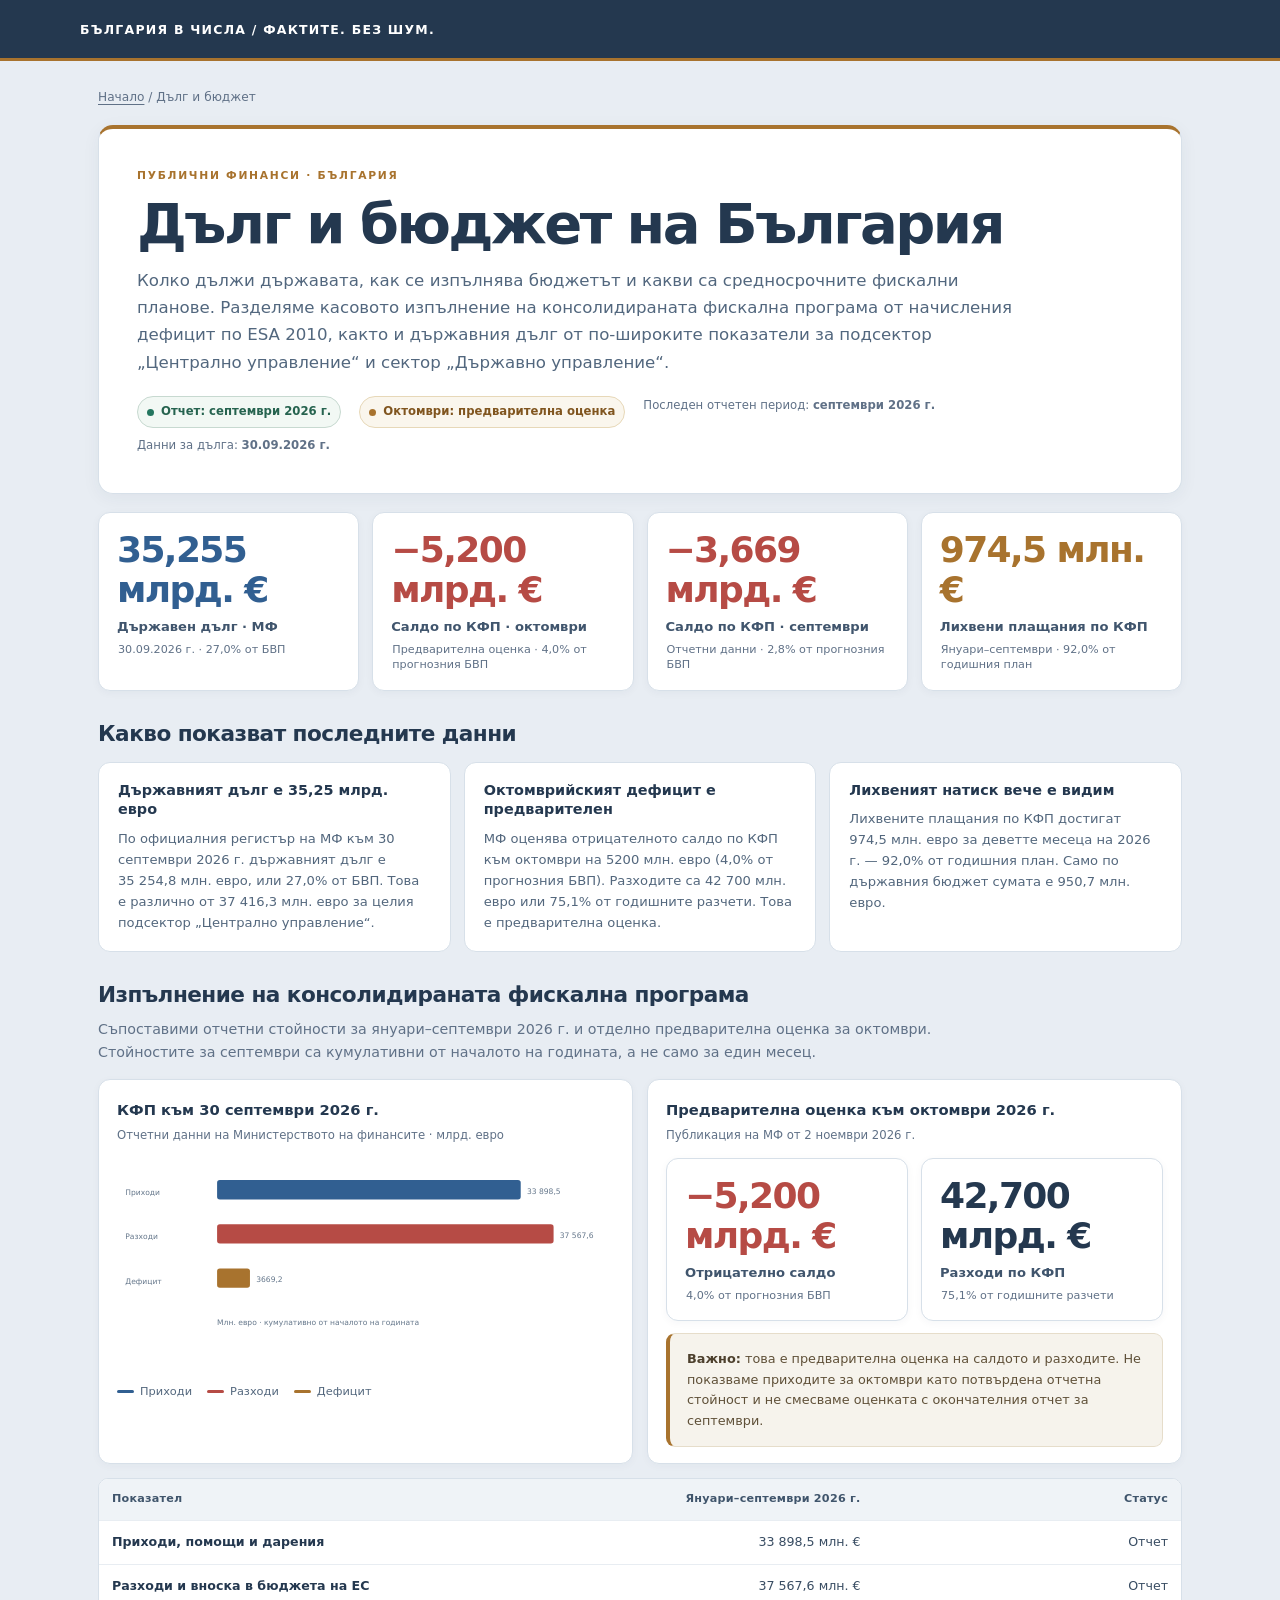
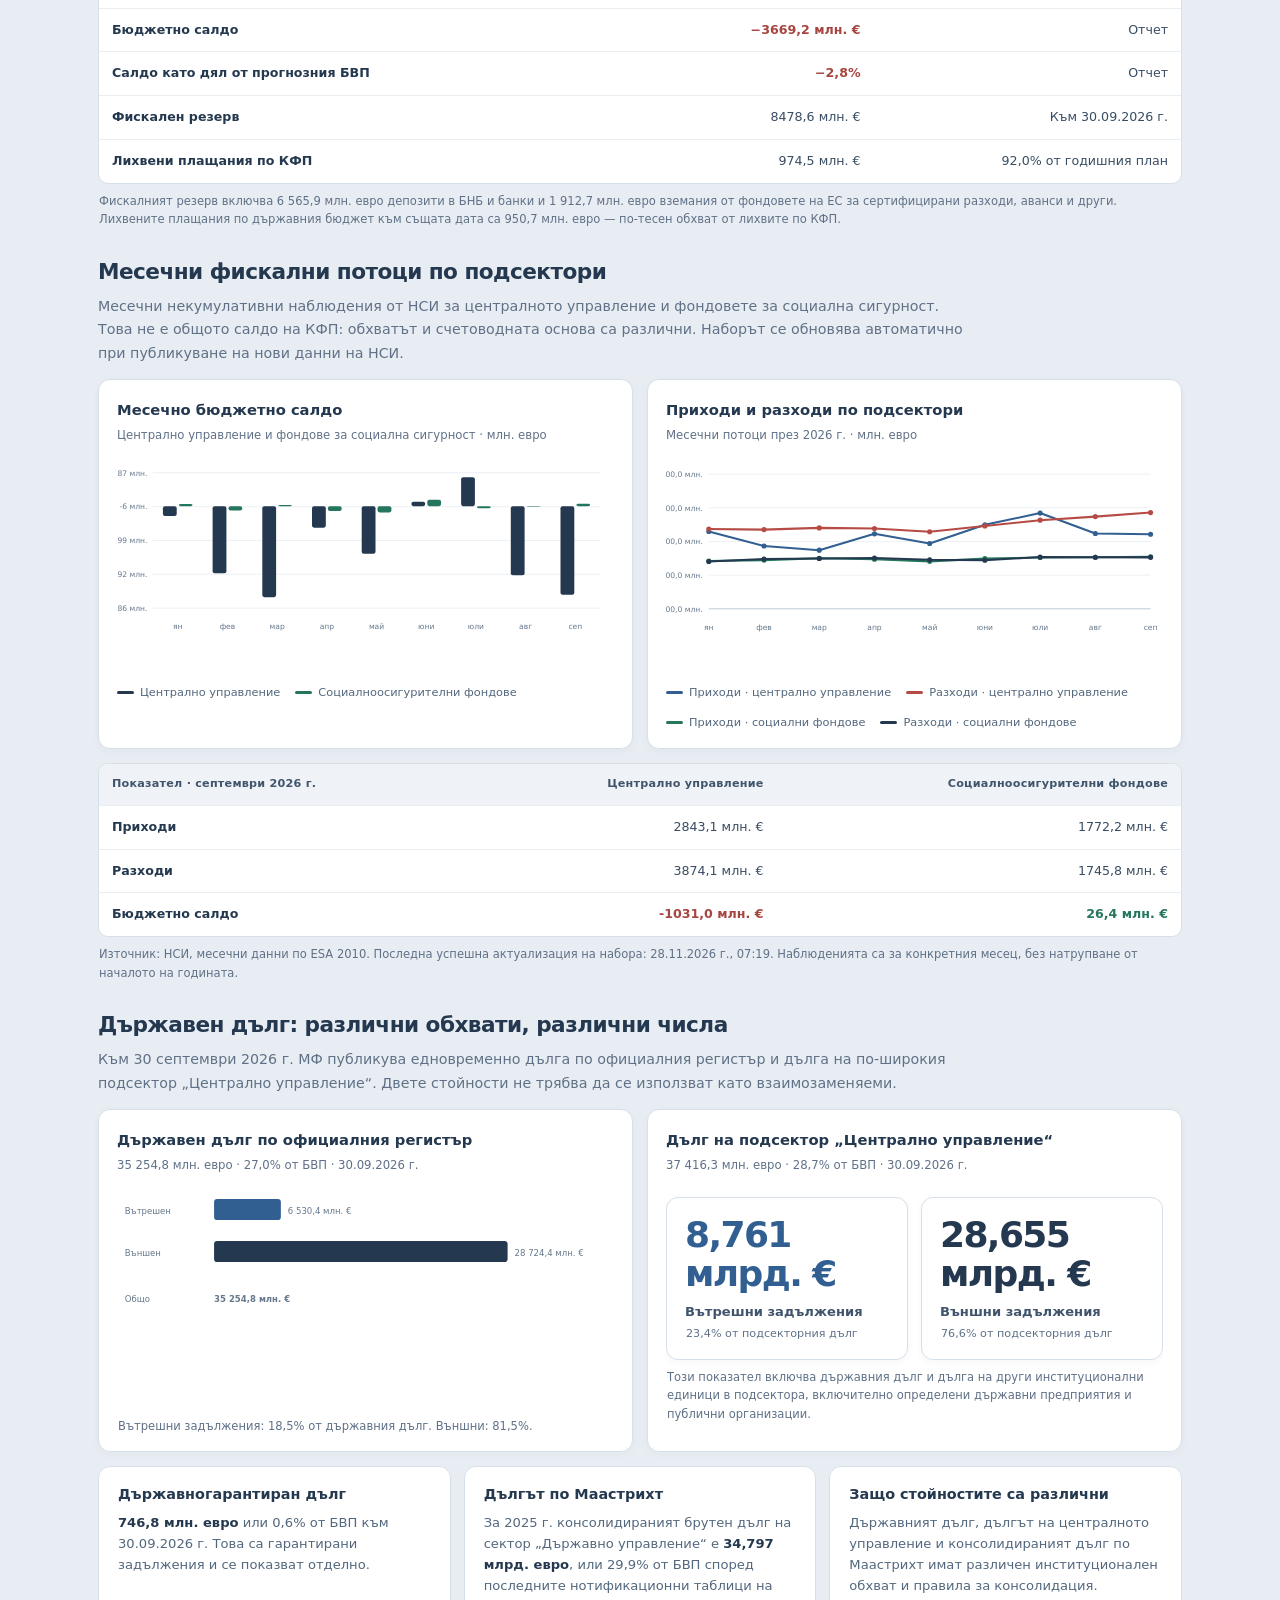
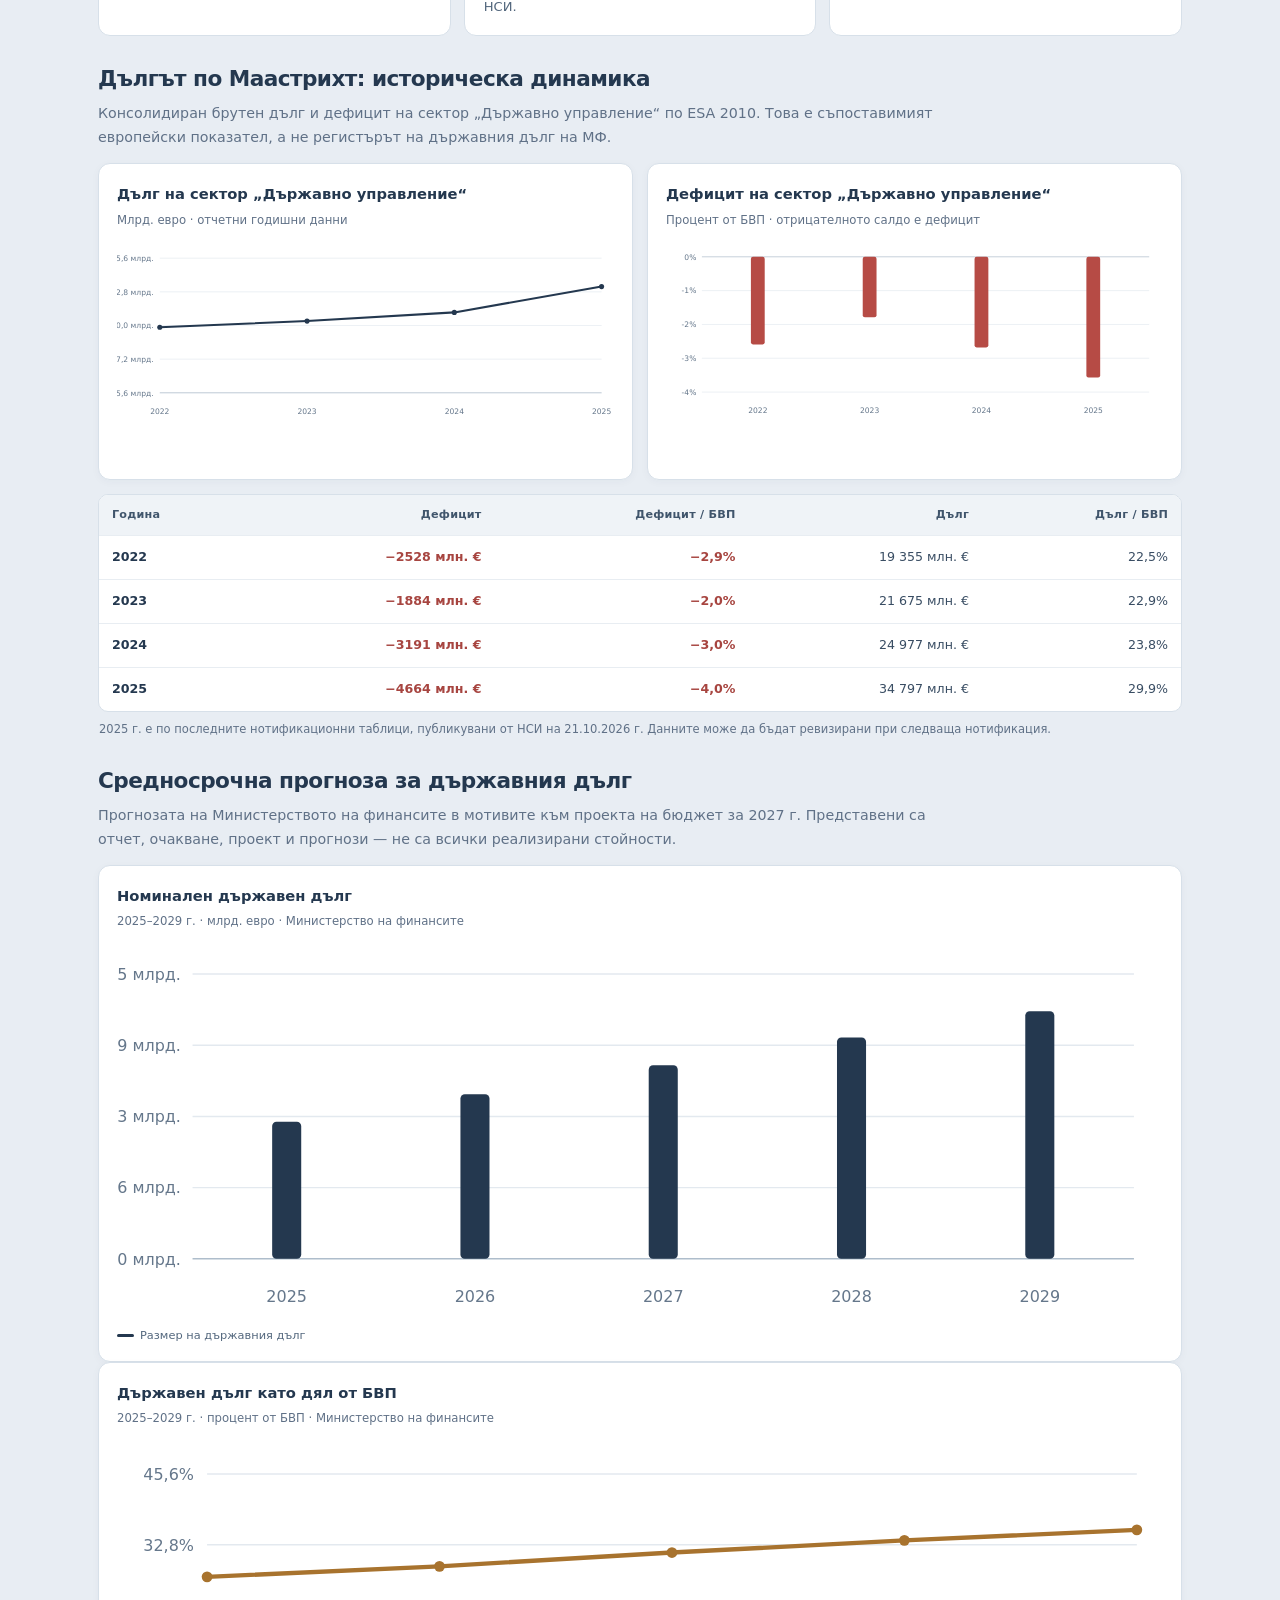
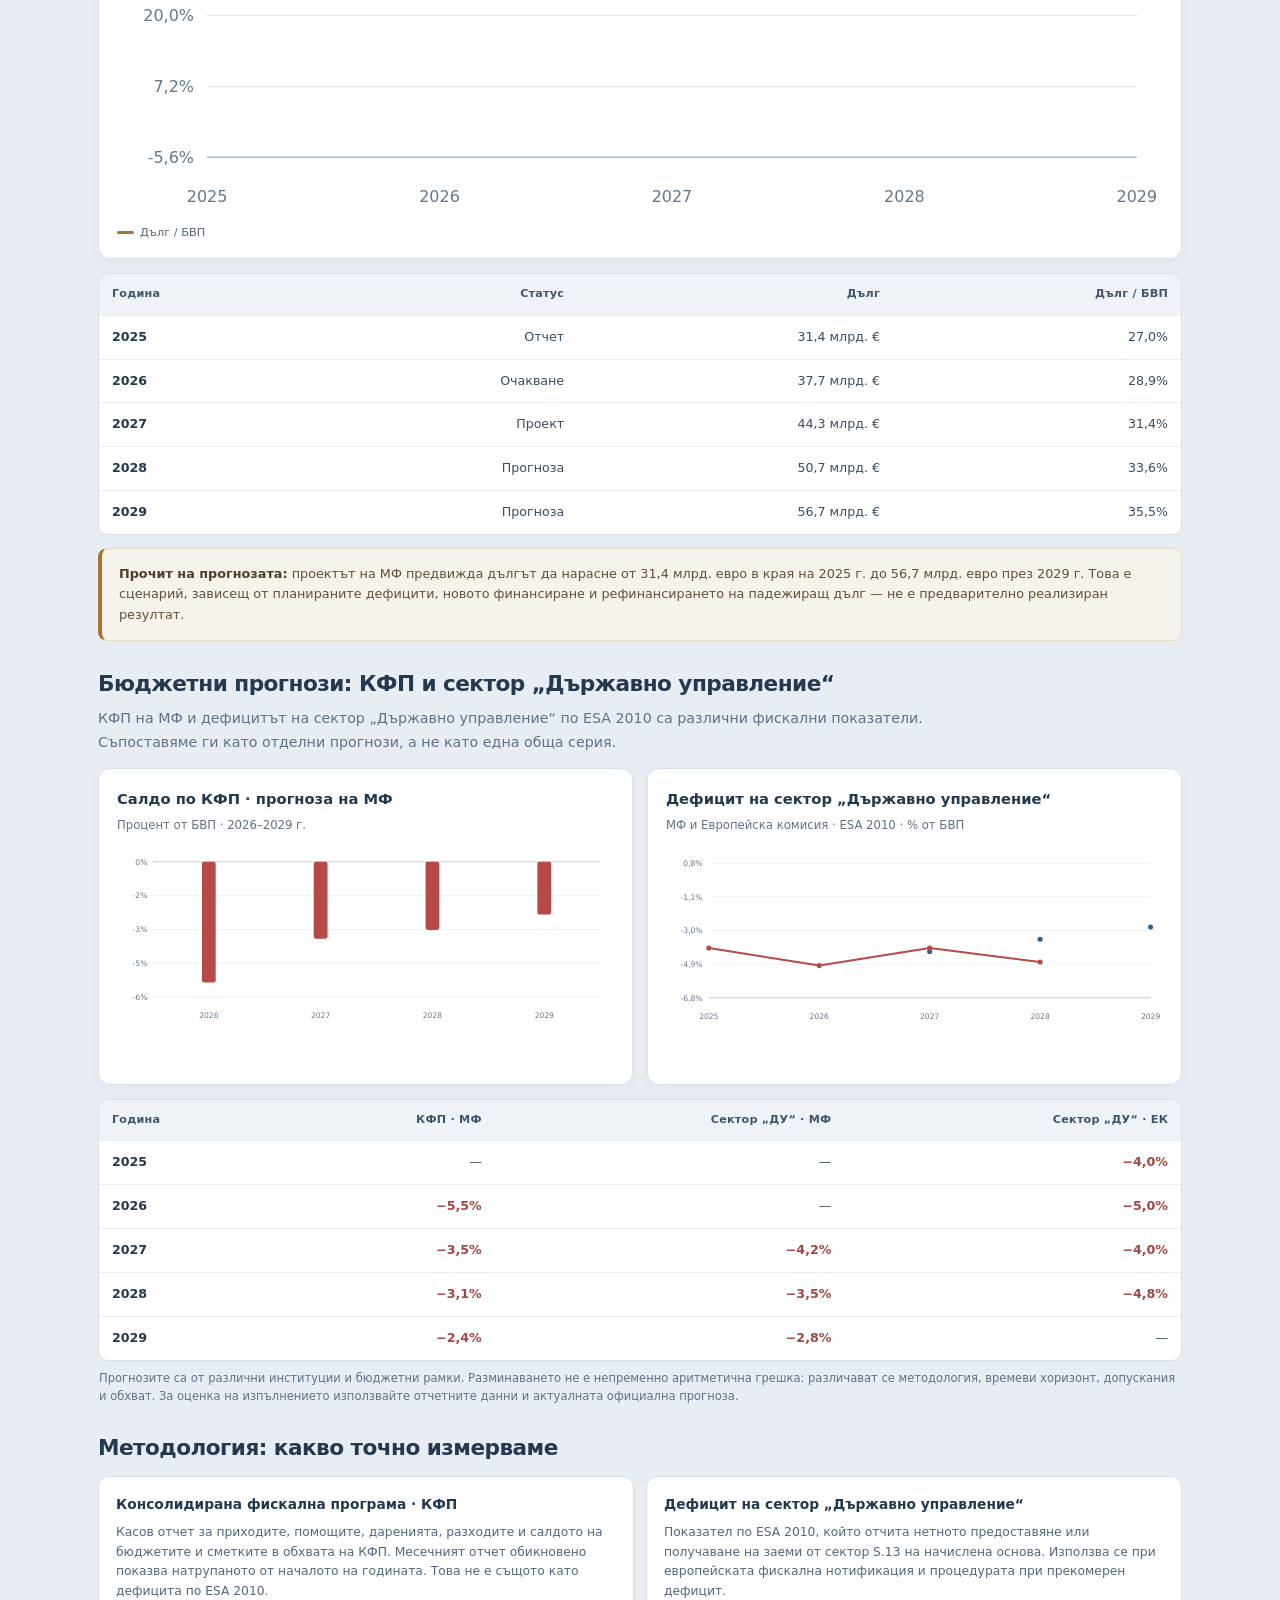
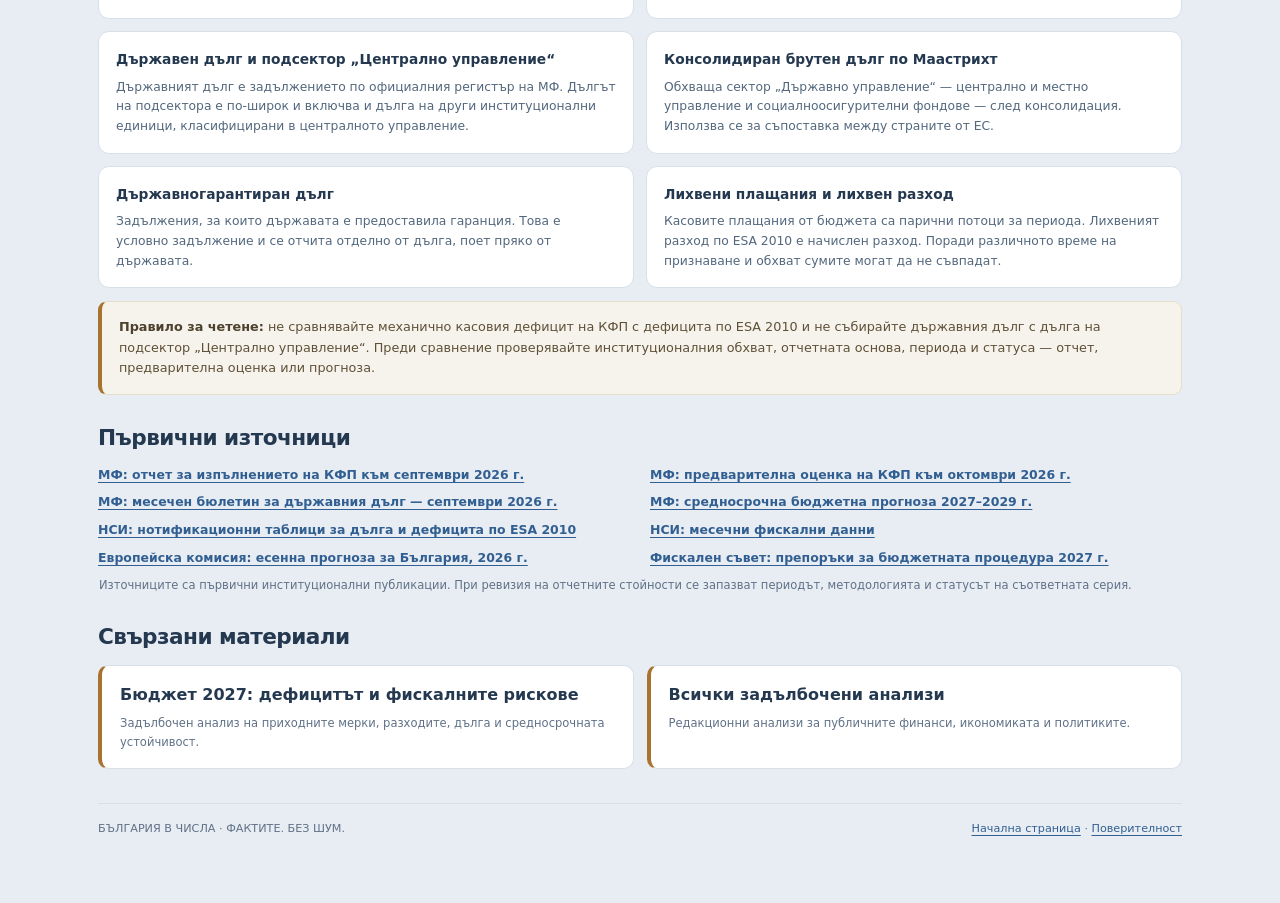
<file: dalg-i-byudzhet/index.html>
<!doctype html>
<html lang="bg">
<head>
<meta charset="utf-8">
<meta name="viewport" content="width=device-width,initial-scale=1">
<title>Дълг и бюджет на България – дефицит, приходи и прогнози</title>
<meta name="description" content="Официални данни за държавния дълг, бюджетното салдо, приходите, разходите, лихвите и прогнозите на МФ и Европейската комисия.">
<meta name="robots" content="index,follow">
<link rel="canonical" href="https://bgvchisla.com/dalg-i-byudzhet/">
<meta property="og:type" content="website">
<meta property="og:locale" content="bg_BG">
<meta property="og:site_name" content="БЪЛГАРИЯ В ЧИСЛА">
<meta property="og:title" content="Дълг и бюджет на България – дефицит, приходи и прогнози">
<meta property="og:description" content="Държавен дълг, изпълнение на КФП, касови салда, лихви и средносрочни прогнози от официални източници.">
<link rel="stylesheet" href="/assets/design-system.css">
<script type="application/ld+json">
{
  "@context":"https://schema.org",
  "@type":"WebPage",
  "name":"Дълг и бюджет на България",
  "description":"Официални данни и анализ на държавния дълг, бюджетното изпълнение и фискалните прогнози.",
  "inLanguage":"bg",
  "url":"https://bgvchisla.com/dalg-i-byudzhet/",
  "isPartOf":{"@type":"WebSite","name":"БЪЛГАРИЯ В ЧИСЛА","url":"https://bgvchisla.com/"}
}
</script>
<style>
:root{--navy:#24384f;--blue:#315f91;--green:#24765f;--red:#b64b45;--gold:#a8732e;--paper:#e8edf3;--ink:#263548;--muted:#607187;--line:#d7e0e9}
*{box-sizing:border-box}
body{margin:0;background:var(--paper);color:var(--ink);font:16px/1.65 Inter,system-ui,-apple-system,"Segoe UI",sans-serif}
a{color:var(--blue);text-underline-offset:3px}
a:hover{color:var(--navy)}
.site-header{background:var(--navy);border-bottom:3px solid var(--gold);padding:16px max(18px,calc((100% - 1120px)/2))}
.site-header a{color:#fff;text-decoration:none;font-size:.78rem;font-weight:850;letter-spacing:.1em}
.shell{max-width:1120px;margin:0 auto;padding:26px 18px 64px}
.breadcrumb{font-size:.76rem;color:var(--muted);margin:0 0 18px}
.breadcrumb a{color:var(--muted)}
.hero{background:#fff;border:1px solid var(--line);border-top:4px solid var(--gold);border-radius:15px;padding:clamp(22px,4vw,38px);box-shadow:0 4px 18px rgba(36,56,79,.055)}
.kicker{color:var(--gold);font-size:.67rem;font-weight:900;letter-spacing:.16em;text-transform:uppercase}
h1{margin:9px 0 12px;color:var(--navy);font-size:clamp(2rem,5vw,3.5rem);line-height:1.08;letter-spacing:-.045em}
.hero-lead{max-width:900px;margin:0;color:#52677e;font-size:1.04rem;line-height:1.65}
.meta-line{display:flex;flex-wrap:wrap;gap:8px 18px;margin-top:20px;color:var(--muted);font-size:.73rem}
.status{display:inline-flex;align-items:center;gap:7px;border:1px solid #c7d9d0;background:#f2f8f4;color:#26634f;padding:5px 9px;border-radius:99px;font-weight:750}
.status:before{content:"";width:7px;height:7px;border-radius:50%;background:var(--green)}
.status.warning{border-color:#e7d8b8;background:#faf6ed;color:#80551f}
.status.warning:before{background:var(--gold)}
.kpi-grid{display:grid;grid-template-columns:repeat(4,minmax(0,1fr));gap:13px;margin:18px 0}
.kpi{background:#fff;border:1px solid var(--line);border-radius:12px;padding:17px 18px;min-width:0;box-shadow:0 2px 9px rgba(36,56,79,.04)}
.kpi .value{display:block;color:var(--navy);font-size:clamp(1.55rem,3.3vw,2.25rem);font-weight:820;line-height:1.1;letter-spacing:-.045em;font-variant-numeric:tabular-nums}
.kpi.red .value{color:var(--red)}.kpi.blue .value{color:var(--blue)}.kpi.green .value{color:var(--green)}.kpi.gold .value{color:var(--gold)}
.kpi .label{display:block;color:#40556d;font-size:.82rem;font-weight:700;line-height:1.4;margin-top:9px}
.kpi .note{display:block;color:var(--muted);font-size:.7rem;line-height:1.4;margin-top:5px}
.section{margin-top:30px}
.section-heading{margin:0 0 14px;color:var(--navy);font-size:1.35rem;letter-spacing:-.025em;line-height:1.25}
.section-intro{max-width:870px;color:var(--muted);font-size:.89rem;margin:-5px 0 14px}
.insight-grid{display:grid;grid-template-columns:repeat(3,minmax(0,1fr));gap:13px}
.insight{background:#fff;border:1px solid var(--line);border-radius:12px;padding:18px 19px}
.insight h3{font-size:.9rem;color:var(--navy);line-height:1.35;margin:0 0 8px}
.insight p{font-size:.82rem;color:#53677d;margin:0;line-height:1.6}
.insight strong{color:var(--navy)}
.chart-grid{display:grid;grid-template-columns:repeat(2,minmax(0,1fr));gap:14px}
.panel{background:#fff;border:1px solid var(--line);border-radius:12px;padding:18px 18px 16px;min-width:0;box-shadow:0 2px 9px rgba(36,56,79,.035)}
.panel h3{font-size:.92rem;color:var(--navy);margin:0 0 4px}
.panel .sub{font-size:.73rem;color:var(--muted);margin:0 0 13px}
.chart{min-height:220px;width:100%;overflow:hidden}
.chart svg{display:block;width:100%;height:auto;overflow:visible}
.chart text{font-family:Inter,system-ui,sans-serif;fill:#65778b;font-size:11px}
.chart .gridline{stroke:#e3e9ef;stroke-width:1}
.chart .axisline{stroke:#aebdcb;stroke-width:1}
.chart .navy-line{stroke:var(--navy);fill:none;stroke-width:3;stroke-linejoin:round;stroke-linecap:round}
.chart .blue-line{stroke:var(--blue);fill:none;stroke-width:3;stroke-linejoin:round;stroke-linecap:round}
.chart .green-line{stroke:var(--green);fill:none;stroke-width:3;stroke-linejoin:round;stroke-linecap:round}
.chart .red-line{stroke:var(--red);fill:none;stroke-width:3;stroke-linejoin:round;stroke-linecap:round}
.chart .navy-dot{fill:var(--navy)}.chart .blue-dot{fill:var(--blue)}.chart .green-dot{fill:var(--green)}.chart .red-dot{fill:var(--red)}.chart .gold-line{stroke:var(--gold);fill:none;stroke-width:3;stroke-linejoin:round;stroke-linecap:round}.chart .gold-dot{fill:var(--gold)}
.chart .navy-bar{fill:var(--navy)}.chart .blue-bar{fill:var(--blue)}.chart .red-bar{fill:var(--red)}.chart .green-bar{fill:var(--green)}
.legend{display:flex;flex-wrap:wrap;gap:12px 15px;margin-top:4px;color:#53677d;font-size:.71rem}
.legend span{display:inline-flex;align-items:center;gap:6px}
.legend i{display:inline-block;width:17px;height:3px;border-radius:3px}
.legend .navy{background:var(--navy)}.legend .blue{background:var(--blue)}.legend .green{background:var(--green)}.legend .red{background:var(--red)}
.table-wrap{overflow-x:auto;border:1px solid var(--line);border-radius:10px;background:#fff}
table{border-collapse:collapse;width:100%;font-size:.79rem;min-width:620px}
th,td{padding:11px 13px;border-bottom:1px solid #e8edf2;text-align:right;white-space:nowrap}
th{background:#eff3f7;color:#40556c;font-size:.7rem;letter-spacing:.02em;font-weight:800}
th:first-child,td:first-child{text-align:left;white-space:normal}
td{font-variant-numeric:tabular-nums;color:#394d63}
tbody tr:last-child td{border-bottom:0}
tbody tr:hover{background:#f7f9fb}
td.emph{font-weight:800;color:var(--navy)}
.note{font-size:.72rem;color:var(--muted);line-height:1.6;margin:8px 1px 0}
.delta-negative{color:#a74540;font-weight:750}.delta-positive{color:var(--green);font-weight:750}
.callout{background:#f6f3ec;border:1px solid #e6ddca;border-left:4px solid var(--gold);border-radius:9px;padding:15px 17px;color:#5f5038;font-size:.8rem;line-height:1.6}
.callout strong{color:#4d402d}
.definition-grid{display:grid;grid-template-columns:repeat(2,minmax(0,1fr));gap:12px}
.definition{background:#fff;border:1px solid var(--line);border-radius:11px;padding:16px 17px}
.definition h3{font-size:.86rem;color:var(--navy);margin:0 0 7px}
.definition p{font-size:.77rem;color:#53677d;line-height:1.6;margin:0}
.forecast-grid{display:grid;grid-template-columns:1fr 1fr;gap:14px}
.sources{display:grid;grid-template-columns:repeat(2,minmax(0,1fr));gap:9px 20px;padding:0;margin:0;list-style:none}
.sources li{font-size:.78rem;line-height:1.5}
.sources a{font-weight:650}
.related{display:grid;grid-template-columns:repeat(2,minmax(0,1fr));gap:13px}
.related a{display:block;background:#fff;border:1px solid var(--line);border-left:4px solid var(--gold);border-radius:10px;padding:16px 18px;color:var(--navy);text-decoration:none;font-weight:750}
.related a small{display:block;color:var(--muted);font-weight:500;font-size:.72rem;margin-top:6px}
.footer{margin-top:34px;border-top:1px solid var(--line);padding-top:16px;color:var(--muted);font-size:.7rem;display:flex;flex-wrap:wrap;justify-content:space-between;gap:8px}
@media(max-width:820px){.kpi-grid{grid-template-columns:repeat(2,minmax(0,1fr))}.insight-grid{grid-template-columns:1fr}.forecast-grid{grid-template-columns:1fr}}
@media(max-width:680px){.shell{padding:18px 12px 42px}.chart-grid{grid-template-columns:1fr}.sources,.related,.definition-grid{grid-template-columns:1fr}.hero{padding:21px 18px}.kpi{padding:14px}.panel{padding:15px 13px}.section{margin-top:25px}}
@media(prefers-reduced-motion:reduce){*{scroll-behavior:auto!important;transition:none!important}}
</style>
</head>
<body>
<header class="site-header"><a href="/">БЪЛГАРИЯ В ЧИСЛА <span aria-hidden="true">/</span> ФАКТИТЕ. БЕЗ ШУМ.</a></header>
<main class="shell">
<nav class="breadcrumb" aria-label="Навигация"><a href="/">Начало</a> / Дълг и бюджет</nav>

<section class="hero">
 <div class="kicker">ПУБЛИЧНИ ФИНАНСИ · БЪЛГАРИЯ</div>
 <h1>Дълг и бюджет на България</h1>
 <p class="hero-lead">Колко дължи държавата, как се изпълнява бюджетът и какви са средносрочните фискални планове. Разделяме касовото изпълнение на консолидираната фискална програма от начисления дефицит по ESA 2010, както и държавния дълг от по-широките показатели за подсектор „Централно управление“ и сектор „Държавно управление“.</p>
 <div class="meta-line">
  <span class="status" id="reported-status">Отчет: септември 2026 г.</span>
  <span class="status warning">Октомври: предварителна оценка</span>
  <span>Последен отчетен период: <strong id="period-label">септември 2026 г.</strong></span>
  <span>Данни за дълга: <strong>30.09.2026 г.</strong></span>
 </div>
</section>

<section class="kpi-grid" aria-label="Основни показатели">
 <article class="kpi blue"><span class="value" id="state-debt">35,255 млрд. €</span><span class="label">Държавен дълг · МФ</span><span class="note">30.09.2026 г. · 27,0% от БВП</span></article>
 <article class="kpi red"><span class="value" id="oct-deficit">−5,2 млрд. €</span><span class="label">Салдо по КФП · октомври</span><span class="note">Предварителна оценка · 4,0% от прогнозния БВП</span></article>
 <article class="kpi red"><span class="value" id="sep-deficit">−3,669 млрд. €</span><span class="label">Салдо по КФП · септември</span><span class="note">Отчетни данни · 2,8% от прогнозния БВП</span></article>
 <article class="kpi gold"><span class="value" id="interest-paid">974,5 млн. €</span><span class="label">Лихвени плащания по КФП</span><span class="note">Януари–септември · 92,0% от годишния план</span></article>
</section>

<section class="section">
 <h2 class="section-heading">Какво показват последните данни</h2>
 <div class="insight-grid">
  <article class="insight">
   <h3>Държавният дълг е 35,25 млрд. евро</h3>
   <p id="insight-debt">По официалния регистър на МФ към 30 септември 2026 г. държавният дълг е 35,2548 млрд. евро, или 27,0% от БВП. Това е различно от 37,4163 млрд. евро за целия подсектор „Централно управление“.</p>
  </article>
  <article class="insight">
   <h3>Октомврийският дефицит е предварителен</h3>
   <p id="insight-deficit">МФ оценява отрицателното салдо по КФП към октомври на 5,2 млрд. евро. Подробният отчет за октомври следва да се разглежда отделно от тази предварителна оценка.</p>
  </article>
  <article class="insight">
   <h3>Лихвеният натиск вече е видим</h3>
   <p id="insight-interest">Лихвените плащания по КФП достигат 974,5 млн. евро за деветте месеца на 2026 г. и 92,0% от годишния план.</p>
  </article>
 </div>
</section>

<section class="section">
 <h2 class="section-heading">Изпълнение на консолидираната фискална програма</h2>
 <p class="section-intro">Съпоставими отчетни стойности за януари–септември 2026 г. и отделно предварителна оценка за октомври. Стойностите за септември са кумулативни от началото на годината, а не само за един месец.</p>
 <div class="chart-grid">
  <article class="panel">
   <h3>КФП към 30 септември 2026 г.</h3>
   <p class="sub">Отчетни данни на Министерството на финансите · млрд. евро</p>
   <div class="chart" id="kfp-chart" aria-live="polite">
    <svg viewBox="0 0 640 238" role="img" aria-label="Приходи, разходи и дефицит по КФП към септември 2026">
     <line x1="130" x2="590" y1="42" y2="42" stroke="#e3e9ef"/><line x1="130" x2="590" y1="98" y2="98" stroke="#e3e9ef"/><line x1="130" x2="590" y1="154" y2="154" stroke="#e3e9ef"/>
     <text x="10" y="47">Приходи</text><rect x="130" y="27" width="355" height="25" rx="4" fill="#315f91"/><text x="495" y="45">33,90</text>
     <text x="10" y="103">Разходи</text><rect x="130" y="83" width="394" height="25" rx="4" fill="#b64b45"/><text x="534" y="101">37,57</text>
     <text x="10" y="159">Дефицит</text><rect x="130" y="139" width="38" height="25" rx="4" fill="#a8732e"/><text x="178" y="157">−3,67</text>
     <text x="130" y="207" font-size="11">Млрд. евро · кумулативно от началото на 2026 г.</text>
    </svg>
   </div>
   <div class="legend"><span><i class="blue"></i>Приходи</span><span><i class="red"></i>Разходи</span><span><i style="background:var(--gold)"></i>Дефицит</span></div>
  </article>
  <article class="panel">
   <h3>Предварителна оценка към октомври 2026 г.</h3>
   <p class="sub">Публикация на МФ от 2 ноември 2026 г.</p>
   <div class="kpi-grid" style="grid-template-columns:repeat(2,minmax(0,1fr));margin:8px 0 12px">
    <div class="kpi red"><span class="value" id="oct-deficit-panel">−5,2 млрд. €</span><span class="label">Отрицателно салдо</span><span class="note">4,0% от прогнозния БВП</span></div>
    <div class="kpi"><span class="value" id="oct-expenses">42,7 млрд. €</span><span class="label">Разходи по КФП</span><span class="note">75,1% от годишните разчети</span></div>
   </div>
   <div class="callout"><strong>Важно:</strong> това е предварителна оценка на салдото и разходите. Не показваме приходите за октомври като потвърдена отчетна стойност и не смесваме оценката с окончателния отчет за септември.</div>
  </article>
 </div>
 <div class="table-wrap" style="margin-top:14px">
  <table>
   <thead><tr><th>Показател</th><th>Януари–септември 2026 г.</th><th>Статус</th></tr></thead>
   <tbody id="kfp-table">
    <tr><td>Приходи, помощи и дарения</td><td>33 898,5 млн. €</td><td>Отчет</td></tr>
    <tr><td>Разходи и вноска в бюджета на ЕС</td><td>37 567,6 млн. €</td><td>Отчет</td></tr>
    <tr><td>Бюджетно салдо</td><td class="delta-negative">−3 669,2 млн. €</td><td>Отчет</td></tr>
    <tr><td>Салдо като дял от прогнозния БВП</td><td class="delta-negative">−2,8%</td><td>Отчет</td></tr>
    <tr><td>Фискален резерв</td><td>8 478,6 млн. €</td><td>Към 30.09.2026 г.</td></tr>
    <tr><td>Лихвени плащания по КФП</td><td>974,5 млн. €</td><td>92,0% от годишния план</td></tr>
   </tbody>
  </table>
 </div>
 <p class="note">Фискалният резерв включва 6 565,9 млн. евро депозити в БНБ и банки и 1 912,7 млн. евро вземания от фондовете на ЕС за сертифицирани разходи, аванси и други. Лихвените плащания по държавния бюджет към същата дата са 950,7 млн. евро — по-тесен обхват от лихвите по КФП.</p>
</section>

<section class="section">
 <h2 class="section-heading">Месечни фискални потоци по подсектори</h2>
 <p class="section-intro">Месечни некумулативни наблюдения от НСИ за централното управление и фондовете за социална сигурност. Това не е общото салдо на КФП: обхватът и счетоводната основа са различни. Наборът се обновява автоматично при публикуване на нови данни на НСИ.</p>
 <div class="chart-grid">
  <article class="panel">
   <h3>Месечно бюджетно салдо</h3>
   <p class="sub">Централно управление и фондове за социална сигурност · млн. евро</p>
   <div class="chart" id="monthly-balance-chart" aria-live="polite">
    <p class="note">Зареждане на месечните серии от НСИ…</p>
   </div>
   <div class="legend"><span><i class="navy"></i>Централно управление</span><span><i class="green"></i>Социалноосигурителни фондове</span></div>
  </article>
  <article class="panel">
   <h3>Приходи и разходи по подсектори</h3>
   <p class="sub">Месечни потоци през 2026 г. · млн. евро</p>
   <div class="chart" id="monthly-flows-chart" aria-live="polite">
    <p class="note">Зареждане на месечните серии от НСИ…</p>
   </div>
   <div class="legend"><span><i class="blue"></i>Приходи · централно управление</span><span><i class="red"></i>Разходи · централно управление</span><span><i class="green"></i>Приходи · социални фондове</span><span><i class="navy"></i>Разходи · социални фондове</span></div>
  </article>
 </div>
 <div class="table-wrap" style="margin-top:14px">
  <table id="monthly-fiscal-table">
   <thead><tr><th>Показател · <span id="monthly-fiscal-period">септември 2026 г.</span></th><th>Централно управление</th><th>Социалноосигурителни фондове</th></tr></thead>
   <tbody>
    <tr><td>Приходи</td><td>2 843,1 млн. €</td><td>1 772,2 млн. €</td></tr>
    <tr><td>Разходи</td><td>3 874,1 млн. €</td><td>1 745,8 млн. €</td></tr>
    <tr><td>Бюджетно салдо</td><td>−1 031,0 млн. €</td><td>+26,4 млн. €</td></tr>
   </tbody>
  </table>
 </div>
 <p class="note" id="nsi-update-note">Източник: НСИ, месечни данни по ESA 2010. Стойностите са за конкретния месец, без натрупване от началото на годината.</p>
</section>

<section class="section">
 <h2 class="section-heading">Държавен дълг: различни обхвати, различни числа</h2>
 <p class="section-intro">Към 30 септември 2026 г. МФ публикува едновременно дълга по официалния регистър и дълга на по-широкия подсектор „Централно управление“. Двете стойности не трябва да се използват като взаимозаменяеми.</p>
 <div class="chart-grid">
  <article class="panel">
   <h3>Държавен дълг по официалния регистър</h3>
   <p class="sub">35 254,8 млн. евро · 27,0% от БВП · 30.09.2026 г.</p>
   <div class="chart" id="state-debt-structure">
    <svg viewBox="0 0 640 188" role="img" aria-label="Вътрешен и външен държавен дълг">
     <text x="10" y="32">Вътрешен</text><rect x="125" y="13" width="86" height="27" rx="4" fill="#315f91"/><text x="220" y="32">6 530,4 млн. €</text>
     <text x="10" y="86">Външен</text><rect x="125" y="67" width="378" height="27" rx="4" fill="#24384f"/><text x="512" y="86">28 724,4 млн. €</text>
     <text x="10" y="145">Общо</text><text x="125" y="145" font-weight="bold">35 254,8 млн. €</text>
    </svg>
   </div>
   <p class="note">Вътрешни задължения: 18,5% от държавния дълг. Външни: 81,5%.</p>
  </article>
  <article class="panel">
   <h3>Дълг на подсектор „Централно управление“</h3>
   <p class="sub">37 416,3 млн. евро · 28,7% от БВП · 30.09.2026 г.</p>
   <div class="chart">
    <div class="kpi-grid" style="grid-template-columns:repeat(2,minmax(0,1fr));margin:8px 0">
     <div class="kpi blue"><span class="value">8,761 млрд. €</span><span class="label">Вътрешни задължения</span><span class="note">23,4% от подсекторния дълг</span></div>
     <div class="kpi"><span class="value">28,655 млрд. €</span><span class="label">Външни задължения</span><span class="note">76,6% от подсекторния дълг</span></div>
    </div>
    <p class="note">Този показател включва държавния дълг и дълга на други институционални единици в подсектора, включително определени държавни предприятия и публични организации.</p>
   </div>
  </article>
 </div>
 <div class="insight-grid" style="margin-top:14px">
  <article class="insight"><h3>Държавногарантиран дълг</h3><p><strong id="guaranteed-debt">746,8 млн. евро</strong> или 0,6% от БВП към 30.09.2026 г. Това са гарантирани задължения и се показват отделно.</p></article>
  <article class="insight"><h3>Дългът по Маастрихт</h3><p>За 2025 г. консолидираният брутен дълг на сектор „Държавно управление“ е <strong>34,797 млрд. евро</strong>, или 29,9% от БВП според последните нотификационни таблици на НСИ.</p></article>
  <article class="insight"><h3>Защо стойностите са различни</h3><p>Държавният дълг, дългът на централното управление и консолидираният дълг по Маастрихт имат различен институционален обхват и правила за консолидация.</p></article>
 </div>
</section>

<section class="section">
 <h2 class="section-heading">Дългът по Маастрихт: историческа динамика</h2>
 <p class="section-intro">Консолидиран брутен дълг и дефицит на сектор „Държавно управление“ по ESA 2010. Това е съпоставимият европейски показател, а не регистърът на държавния дълг на МФ.</p>
 <div class="chart-grid">
  <article class="panel">
   <h3>Дълг на сектор „Държавно управление“</h3>
   <p class="sub">Млрд. евро · отчетни годишни данни</p>
   <div class="chart" id="maastricht-debt-chart" aria-live="polite">
    <p class="note">Зареждане на историческите данни…</p>
   </div>
  </article>
  <article class="panel">
   <h3>Дефицит на сектор „Държавно управление“</h3>
   <p class="sub">Процент от БВП · отрицателното салдо е дефицит</p>
   <div class="chart" id="maastricht-deficit-chart" aria-live="polite">
    <p class="note">Зареждане на историческите данни…</p>
   </div>
  </article>
 </div>
 <div class="table-wrap" style="margin-top:14px">
  <table id="maastricht-table">
   <thead><tr><th>Година</th><th>Дефицит</th><th>Дефицит / БВП</th><th>Дълг</th><th>Дълг / БВП</th></tr></thead>
   <tbody>
    <tr><td>2022</td><td>−2 528 млн. €</td><td>−2,9%</td><td>19 355 млн. €</td><td>22,5%</td></tr>
    <tr><td>2023</td><td>−1 884 млн. €</td><td>−2,0%</td><td>21 675 млн. €</td><td>22,9%</td></tr>
    <tr><td>2024</td><td>−3 191 млн. €</td><td>−3,0%</td><td>24 977 млн. €</td><td>23,8%</td></tr>
    <tr><td>2025</td><td>−4 664 млн. €</td><td>−4,0%</td><td>34 797 млн. €</td><td>29,9%</td></tr>
   </tbody>
  </table>
 </div>
 <p class="note">2025 г. е по последните нотификационни таблици, публикувани от НСИ на 21.10.2026 г. Данните може да бъдат ревизирани при следваща нотификация.</p>
</section>

<section class="section">
 <h2 class="section-heading">Средносрочна прогноза за държавния дълг</h2>
 <p class="section-intro">Прогнозата на Министерството на финансите в мотивите към проекта на бюджет за 2027 г. Представени са отчет, очакване, проект и прогнози — не са всички реализирани стойности.</p>
 <article class="panel">
  <h3>Номинален държавен дълг</h3>
  <p class="sub">2025–2029 г. · млрд. евро · Министерство на финансите</p>
  <div class="chart" id="state-debt-forecast-chart" aria-live="polite">
   <p class="note">Зареждане на прогнозата…</p>
  </div>
  <div class="legend"><span><i class="navy"></i>Размер на държавния дълг</span></div>
 </article>
 <article class="panel">
  <h3>Държавен дълг като дял от БВП</h3>
  <p class="sub">2025–2029 г. · процент от БВП · Министерство на финансите</p>
  <div class="chart" id="state-debt-gdp-forecast-chart" aria-live="polite">
   <p class="note">Зареждане на прогнозата…</p>
  </div>
  <div class="legend"><span><i class="gold" style="background:var(--gold)"></i>Дълг / БВП</span></div>
 </article>
 <div class="table-wrap" style="margin-top:14px">
  <table id="state-debt-forecast-table">
   <thead><tr><th>Година</th><th>Статус</th><th>Дълг</th><th>Дълг / БВП</th></tr></thead>
   <tbody>
    <tr><td>2025</td><td>Отчет</td><td>31,4 млрд. €</td><td>27,0%</td></tr>
    <tr><td>2026</td><td>Очакване</td><td>37,7 млрд. €</td><td>28,9%</td></tr>
    <tr><td>2027</td><td>Проект</td><td>44,3 млрд. €</td><td>31,4%</td></tr>
    <tr><td>2028</td><td>Прогноза</td><td>50,7 млрд. €</td><td>33,6%</td></tr>
    <tr><td>2029</td><td>Прогноза</td><td>56,7 млрд. €</td><td>35,5%</td></tr>
   </tbody>
  </table>
 </div>
 <div class="callout" style="margin-top:13px"><strong>Прочит на прогнозата:</strong> проектът на МФ предвижда дългът да нарасне от 31,4 млрд. евро в края на 2025 г. до 56,7 млрд. евро през 2029 г. Това е сценарий, зависещ от планираните дефицити, новото финансиране и рефинансирането на падежиращ дълг — не е предварително реализиран резултат.</div>
</section>

<section class="section">
 <h2 class="section-heading">Бюджетни прогнози: КФП и сектор „Държавно управление“</h2>
 <p class="section-intro">КФП на МФ и дефицитът на сектор „Държавно управление“ по ESA 2010 са различни фискални показатели. Съпоставяме ги като отделни прогнози, а не като една обща серия.</p>
 <div class="forecast-grid">
  <article class="panel">
   <h3>Салдо по КФП · прогноза на МФ</h3>
   <p class="sub">Процент от БВП · 2026–2029 г.</p>
   <div class="chart" id="kfp-forecast-chart" aria-live="polite">
    <p class="note">Зареждане на прогнозата…</p>
   </div>
  </article>
  <article class="panel">
   <h3>Дефицит на сектор „Държавно управление“</h3>
   <p class="sub">МФ и Европейска комисия · ESA 2010 · % от БВП</p>
   <div class="chart" id="general-government-forecast-chart" aria-live="polite">
    <p class="note">Зареждане на прогнозите…</p>
   </div>
  </article>
 </div>
 <div class="table-wrap" style="margin-top:14px">
  <table id="forecast-comparison-table">
   <thead><tr><th>Година</th><th>КФП · МФ</th><th>Сектор „ДУ“ · МФ</th><th>Сектор „ДУ“ · ЕК</th></tr></thead>
   <tbody>
    <tr><td>2026</td><td>−5,5%</td><td>—</td><td>−5,0%</td></tr>
    <tr><td>2027</td><td>−3,5%</td><td>−4,2%</td><td>−4,0%</td></tr>
    <tr><td>2028</td><td>−3,1%</td><td>−3,5%</td><td>−4,8%</td></tr>
    <tr><td>2029</td><td>−2,4%</td><td>−2,8%</td><td>—</td></tr>
   </tbody>
  </table>
 </div>
 <p class="note">Прогнозите са от различни институции и бюджетни рамки. Разминаването не е непременно аритметична грешка: различават се методология, времеви хоризонт, допускания и обхват. За оценка на изпълнението използвайте отчетните данни и актуалната официална прогноза.</p>
</section>

<section class="section">
 <h2 class="section-heading">Методология: какво точно измерваме</h2>
 <div class="definition-grid">
  <article class="definition"><h3>Консолидирана фискална програма · КФП</h3><p>Касов отчет за приходите, помощите, даренията, разходите и салдото на бюджетите и сметките в обхвата на КФП. Месечният отчет обикновено показва натрупаното от началото на годината. Това не е същото като дефицита по ESA 2010.</p></article>
  <article class="definition"><h3>Дефицит на сектор „Държавно управление“</h3><p>Показател по ESA 2010, който отчита нетното предоставяне или получаване на заеми от сектор S.13 на начислена основа. Използва се при европейската фискална нотификация и процедурата при прекомерен дефицит.</p></article>
  <article class="definition"><h3>Държавен дълг и подсектор „Централно управление“</h3><p>Държавният дълг е задължението по официалния регистър на МФ. Дългът на подсектора е по-широк и включва и дълга на други институционални единици, класифицирани в централното управление.</p></article>
  <article class="definition"><h3>Консолидиран брутен дълг по Маастрихт</h3><p>Обхваща сектор „Държавно управление“ — централно и местно управление и социалноосигурителни фондове — след консолидация. Използва се за съпоставка между страните от ЕС.</p></article>
  <article class="definition"><h3>Държавногарантиран дълг</h3><p>Задължения, за които държавата е предоставила гаранция. Това е условно задължение и се отчита отделно от дълга, поет пряко от държавата.</p></article>
  <article class="definition"><h3>Лихвени плащания и лихвен разход</h3><p>Касовите плащания от бюджета са парични потоци за периода. Лихвеният разход по ESA 2010 е начислен разход. Поради различното време на признаване и обхват сумите могат да не съвпадат.</p></article>
 </div>
 <div class="callout" style="margin-top:13px"><strong>Правило за четене:</strong> не сравнявайте механично касовия дефицит на КФП с дефицита по ESA 2010 и не събирайте държавния дълг с дълга на подсектор „Централно управление“. Преди сравнение проверявайте институционалния обхват, отчетната основа, периода и статуса — отчет, предварителна оценка или прогноза.</div>
</section>

<section class="section">
 <h2 class="section-heading">Първични източници</h2>
 <ul class="sources" id="source-list">
  <li><a href="https://www.minfin.bg/bg/news/880-9/13559">МФ: отчет за изпълнението на КФП към септември 2026 г.</a></li>
  <li><a href="https://www.minfin.bg/bg/news/955-3/13563">МФ: предварителна оценка на КФП към октомври 2026 г.</a></li>
  <li><a href="https://www.minfin.bg/bg/news/983-5/13557">МФ: месечен бюлетин за държавния дълг — септември 2026 г.</a></li>
  <li><a href="https://www.minfin.bg/upload/65608/UMTBF-2027-2029-motivi.pdf">МФ: средносрочна бюджетна прогноза 2027–2029 г.</a></li>
  <li><a href="https://www.nsi.bg/index.php/statistical-data/130/407">НСИ: нотификационни таблици за дълга и дефицита по ESA 2010</a></li>
  <li><a href="https://www.nsi.bg/en/statistical-data/128/405">НСИ: месечни фискални данни</a></li>
  <li><a href="https://economy-finance.ec.europa.eu/economic-surveillance-eu-member-states/country-pages-including-country-reports/bulgaria/economic-forecast-bulgaria_en">Европейска комисия: есенна прогноза за България, 2026 г.</a></li>
  <li><a href="https://www.fiscal-council.bg/bg/publikacii/preporyki-na-fs-otnosno-biudgetnata-procedura-za-2027">Фискален съвет: препоръки за бюджетната процедура 2027 г.</a></li>
 </ul>
 <p class="note">Източниците са първични институционални публикации. При ревизия на отчетните стойности се запазват периодът, методологията и статусът на съответната серия.</p>
</section>

<section class="section">
 <h2 class="section-heading">Свързани материали</h2>
 <div class="related">
  <a href="/analizi/budget-2027/">Бюджет 2027: дефицитът и фискалните рискове<small>Задълбочен анализ на приходните мерки, разходите, дълга и средносрочната устойчивост.</small></a>
  <a href="/analizi/">Всички задълбочени анализи<small>Редакционни анализи за публичните финанси, икономиката и политиките.</small></a>
 </div>
</section>

<footer class="footer">
 <span>БЪЛГАРИЯ В ЧИСЛА · ФАКТИТЕ. БЕЗ ШУМ.</span>
 <span><a href="/">Начална страница</a> · <a href="/privacy">Поверителност</a></span>
</footer>
</main>

<script>
(function(){
"use strict";
var nf=new Intl.NumberFormat("bg-BG",{minimumFractionDigits:1,maximumFractionDigits:1});
var nf0=new Intl.NumberFormat("bg-BG",{maximumFractionDigits:0});
var nf2=new Intl.NumberFormat("bg-BG",{minimumFractionDigits:2,maximumFractionDigits:2});
var $=function(id){return document.getElementById(id);};
var fmt=function(v,d){return new Intl.NumberFormat("bg-BG",{minimumFractionDigits:d||0,maximumFractionDigits:d===undefined?1:d}).format(v);};
var signed=function(v,d){return (v>0?"+":v<0?"−":"")+fmt(Math.abs(v),d)+"%";};
var $svg=function(svg,tag,attrs,text){var e=document.createElementNS("http://www.w3.org/2000/svg",tag);Object.keys(attrs).forEach(function(k){e.setAttribute(k,attrs[k]);});if(text!==undefined)e.textContent=text;svg.appendChild(e);return e;};
function svgBase(hostId,aria){var host=$(hostId);if(!host)return null;host.textContent="";var svg=document.createElementNS("http://www.w3.org/2000/svg","svg");svg.setAttribute("viewBox","0 0 720 260");svg.setAttribute("role","img");svg.setAttribute("aria-label",aria);host.appendChild(svg);return svg;}
function lineChart(hostId,rows,series,minOverride,maxOverride,unit){
 if(!rows||rows.length<2){if($(hostId))$(hostId).textContent="Недостатъчно налични наблюдения.";return;}
 var svg=svgBase(hostId,"Историческа динамика на "+series.map(x=>x.label).join(" и "));
 var W=720,H=260,L=62,R=18,T=22,B=43,values=[];
 rows.forEach(p=>series.forEach(s=>{if(Number.isFinite(p[s.key]))values.push(p[s.key]);}));
 var min=minOverride===undefined?Math.min.apply(null,values):minOverride;
 var max=maxOverride===undefined?Math.max.apply(null,values):maxOverride;
 var pad=(max-min||1)*.14;min-=pad;max+=pad;
 var x=i=>L+i*(W-L-R)/(rows.length-1),y=v=>T+(max-v)*(H-T-B)/(max-min);
 for(var g=0;g<=4;g++){var val=min+(max-min)*g/4;$svg(svg,"line",{x1:L,x2:W-R,y1:y(val),y2:y(val),class:"gridline"});$svg(svg,"text",{x:L-9,y:y(val)+4,"text-anchor":"end"},fmt(val,1)+(unit||""));}
 $svg(svg,"line",{x1:L,x2:W-R,y1:H-B,y2:H-B,class:"axisline"});
 series.forEach(function(s){
  var points=rows.filter(p=>Number.isFinite(p[s.key]));
  var path=points.map(function(p){var i=rows.indexOf(p);return (i?"L":"M")+x(i)+" "+y(p[s.key]);}).join(" ");
  $svg(svg,"path",{d:path,class:s.line});
  points.forEach(function(p){var i=rows.indexOf(p);var c=$svg(svg,"circle",{cx:x(i),cy:y(p[s.key]),r:3.7,class:s.dot});var title=document.createElementNS(svg.namespaceURI,"title");title.textContent=p.label+": "+fmt(p[s.key],1)+(unit||"");c.appendChild(title);});
 });
 var step=Math.max(1,Math.ceil(rows.length/10));rows.forEach(function(p,i){if(i%step===0||i===rows.length-1)$svg(svg,"text",{x:x(i),y:H-12,"text-anchor":"middle"},p.label);});
}
function barChart(hostId,rows,series,unit){
 if(!rows||!rows.length){if($(hostId))$(hostId).textContent="Няма налични данни.";return;}
 var svg=svgBase(hostId,"Месечни стойности: "+series.map(x=>x.label).join(", "));
 var W=720,H=258,L=52,R=20,T=20,B=42,vals=[];
 rows.forEach(p=>series.forEach(s=>{if(Number.isFinite(p[s.key]))vals.push(p[s.key]);}));
 var min=Math.min(0,Math.min.apply(null,vals)*1.12),max=Math.max(0,Math.max.apply(null,vals)*1.15);
 if(max===min){max=min+1;}
 var y=v=>T+(max-v)*(H-T-B)/(max-min),group=(W-L-R)/rows.length,bar=Math.min(20,group/(series.length+1));
 for(var g=0;g<=4;g++){var v=min+(max-min)*g/4;$svg(svg,"line",{x1:L,x2:W-R,y1:y(v),y2:y(v),class:v===0?"axisline":"gridline"});$svg(svg,"text",{x:L-8,y:y(v)+4,"text-anchor":"end"},fmt(v,0)+(unit||""));}
 rows.forEach(function(p,i){
  series.forEach(function(s,j){var v=p[s.key];if(!Number.isFinite(v))return;var x=L+i*group+group*.5-(series.length*bar+(series.length-1)*3)/2+j*(bar+3),top=Math.min(y(0),y(v)),height=Math.max(1,Math.abs(y(v)-y(0)));var rect=$svg(svg,"rect",{x:x,y:top,width:bar,height:height,rx:3,class:s.bar});var title=document.createElementNS(svg.namespaceURI,"title");title.textContent=p.label+" · "+s.label+": "+fmt(v,1)+(unit||"");rect.appendChild(title);});
  $svg(svg,"text",{x:L+i*group+group/2,y:H-12,"text-anchor":"middle"},p.label);
 });
}
function fmtBn(v){return fmt(v/1000,3)+" млрд. €";}
function renderKfpChart(kfp){
 var svg=svgBase("kfp-chart","Приходи, разходи и дефицит по КФП към септември 2026 г.");
 var rows=[
  {label:"Приходи",value:kfp.revenue_mio_eur,color:"#315f91"},
  {label:"Разходи",value:kfp.expenditure_mio_eur,color:"#b64b45"},
  {label:"Дефицит",value:Math.abs(kfp.balance_mio_eur),color:"#a8732e"}
 ];
 var W=720,L=145,R=30,max=42000,scale=(W-L-R)/max;
 rows.forEach(function(row,i){
  var y=32+i*64;
  $svg(svg,"text",{x:12,y:y+22},row.label);
  $svg(svg,"rect",{x:L,y:y,width:Math.max(2,row.value*scale),height:28,rx:4,fill:row.color});
  $svg(svg,"text",{x:Math.min(W-R,L+row.value*scale+9),y:y+20},fmt(row.value,1));
 });
 $svg(svg,"text",{x:L,y:242},"Млн. евро · кумулативно от началото на годината");
}
function renderBudget(data){
 var k=data.latest.kfp_reported,oct=data.latest.kfp_preliminary,debt=data.latest.state_debt,central=data.latest.central_government_subsector_debt,guaranteed=data.latest.guaranteed_debt;
 renderKfpChart(k);
 $("state-debt").textContent=fmtBn(debt.nominal_mio_eur);
 $("oct-deficit").textContent="−"+fmtBn(Math.abs(oct.balance_mio_eur));
 $("sep-deficit").textContent="−"+fmtBn(Math.abs(k.balance_mio_eur));
 $("interest-paid").textContent=fmt(k.interest_payments_kfp_mio_eur,1)+" млн. €";
 $("oct-deficit-panel").textContent="−"+fmtBn(Math.abs(oct.balance_mio_eur));
 $("oct-expenses").textContent=fmtBn(oct.expenditure_mio_eur);
 $("guaranteed-debt").textContent=fmt(guaranteed.nominal_mio_eur,1)+" млн. евро";
 $("insight-debt").textContent="По официалния регистър на МФ към 30 септември 2026 г. държавният дълг е "+fmt(debt.nominal_mio_eur,1)+" млн. евро, или "+fmt(debt.gdp_pct,1)+"% от БВП. Това е различно от "+fmt(central.nominal_mio_eur,1)+" млн. евро за целия подсектор „Централно управление“.";
 $("insight-deficit").textContent="МФ оценява отрицателното салдо по КФП към октомври на "+fmt(Math.abs(oct.balance_mio_eur),0)+" млн. евро ("+fmt(Math.abs(oct.balance_pct_forecast_gdp),1)+"% от прогнозния БВП). Разходите са "+fmt(oct.expenditure_mio_eur,0)+" млн. евро или "+fmt(oct.expenditure_pct_annual_plan,1)+"% от годишните разчети. Това е предварителна оценка.";
 $("insight-interest").textContent="Лихвените плащания по КФП достигат "+fmt(k.interest_payments_kfp_mio_eur,1)+" млн. евро за деветте месеца на 2026 г. — "+fmt(k.interest_payments_pct_annual_plan,1)+"% от годишния план. Само по държавния бюджет сумата е "+fmt(k.interest_payments_state_budget_mio_eur,1)+" млн. евро.";
 $("period-label").textContent="септември 2026 г.";
 var table=$("kfp-table");table.textContent="";
 [
  ["Приходи, помощи и дарения",fmt(k.revenue_mio_eur,1)+" млн. €","Отчет"],
  ["Разходи и вноска в бюджета на ЕС",fmt(k.expenditure_mio_eur,1)+" млн. €","Отчет"],
  ["Бюджетно салдо","−"+fmt(Math.abs(k.balance_mio_eur),1)+" млн. €","Отчет"],
  ["Салдо като дял от прогнозния БВП",signed(k.balance_pct_forecast_gdp,1),"Отчет"],
  ["Фискален резерв",fmt(k.fiscal_reserve_mio_eur,1)+" млн. €","Към 30.09.2026 г."],
  ["Лихвени плащания по КФП",fmt(k.interest_payments_kfp_mio_eur,1)+" млн. €",fmt(k.interest_payments_pct_annual_plan,1)+"% от годишния план"]
 ].forEach(function(r){var row=document.createElement("tr");r.forEach(function(v,i){var td=document.createElement("td");td.textContent=v;if(i===0)td.className="emph";if(i===1&&String(v).startsWith("−"))td.className="delta-negative";row.appendChild(td);});table.appendChild(row);});
 var ma=data.maastricht_history;
 var dRows=ma.map(p=>({label:String(p.year),debt:p.debt_mio_eur/1000}));
 lineChart("maastricht-debt-chart",dRows,[{key:"debt",label:"Дълг",line:"navy-line",dot:"navy-dot"}],0,40," млрд.");
 var bRows=ma.map(p=>({label:String(p.year),deficit:p.deficit_pct_gdp}));
 barChart("maastricht-deficit-chart",bRows,[{key:"deficit",label:"Дефицит / БВП",bar:"red-bar"}],"%");
 var t=$("maastricht-table").querySelector("tbody");t.textContent="";
 ma.forEach(p=>{var row=document.createElement("tr");[String(p.year), "−"+fmt(Math.abs(p.deficit_mio_eur),0)+" млн. €",signed(p.deficit_pct_gdp,1),fmt(p.debt_mio_eur,0)+" млн. €",fmt(p.debt_pct_gdp,1)+"%"].forEach((v,i)=>{var td=document.createElement("td");td.textContent=v;if(i===0)td.className="emph";if(i===1||i===2)td.className="delta-negative";row.appendChild(td);});t.appendChild(row);});
 var debtRows=data.state_debt_forecast;
 var debtHost=$("state-debt-forecast-chart");debtHost.textContent="";
 var debtBarRows=debtRows.map(p=>({label:String(p.year),value:p.debt_bn_eur}));
 barChart("state-debt-forecast-chart",debtBarRows,[{key:"value",label:"Държавен дълг",bar:"navy-bar"}]," млрд.");
 var debtGdpRows=debtRows.map(p=>({label:String(p.year),ratio:p.debt_pct_gdp}));
 lineChart("state-debt-gdp-forecast-chart",debtGdpRows,[{key:"ratio",label:"Дълг / БВП",line:"gold-line",dot:"gold-dot"}],0,40,"%");
 var tf=$("state-debt-forecast-table").querySelector("tbody");tf.textContent="";
 debtRows.forEach(p=>{var row=document.createElement("tr");[String(p.year),p.status,fmt(p.debt_bn_eur,1)+" млрд. €",fmt(p.debt_pct_gdp,1)+"%"].forEach((v,i)=>{var td=document.createElement("td");td.textContent=v;if(i===0)td.className="emph";row.appendChild(td);});tf.appendChild(row);});
 var kfp=data.kfp_balance_forecast.map(p=>({label:String(p.year),value:p.balance_pct_gdp}));
 barChart("kfp-forecast-chart",kfp,[{key:"value",label:"КФП / БВП",bar:"red-bar"}],"%");
 var ggHost=$("general-government-forecast-chart");
 var mf=data.general_government_forecast.ministry,ec=data.general_government_forecast.commission;
 var union=[...new Set(mf.map(p=>p.year).concat(ec.map(p=>p.year)))].sort();
 var gg=union.map(y=>({label:String(y),mf:mf.find(p=>p.year===y)?.balance_pct_gdp,ec:ec.find(p=>p.year===y)?.balance_pct_gdp}));
 lineChart("general-government-forecast-chart",gg,[{key:"mf",label:"МФ",line:"blue-line",dot:"blue-dot"},{key:"ec",label:"ЕК",line:"red-line",dot:"red-dot"}],-6,0,"%");
 var ft=$("forecast-comparison-table").querySelector("tbody");ft.textContent="";
 union.forEach(y=>{var kfpVal=data.kfp_balance_forecast.find(p=>p.year===y)?.balance_pct_gdp,mfVal=mf.find(p=>p.year===y)?.balance_pct_gdp,ecVal=ec.find(p=>p.year===y)?.balance_pct_gdp;var row=document.createElement("tr");[String(y),kfpVal===undefined?"—":signed(kfpVal,1),mfVal===undefined?"—":signed(mfVal,1),ecVal===undefined?"—":signed(ecVal,1)].forEach((v,i)=>{var td=document.createElement("td");td.textContent=v;if(i===0)td.className="emph";if(v!=="—"&&i>0)td.className="delta-negative";row.appendChild(td);});ft.appendChild(row);});
}
function renderNsi(data){
 var byId=Object.fromEntries(data.series.map(s=>[s.id,s]));
 var ids=["central_government_balance","central_government_revenue","central_government_expenditure","social_security_funds_balance","social_security_funds_revenue","social_security_funds_expenditure"];
 var missing=ids.filter(id=>!byId[id]);if(missing.length)throw Error("Липсват серии: "+missing.join(", "));
 var periods=byId.central_government_balance.points.filter(p=>p.year===2026).map(p=>p.period);
 var rows=periods.map(period=>{
  var read=id=>{var p=byId[id].points.find(x=>x.period===period);return p?p.value:null;};
  var monthLabels=["ян","фев","мар","апр","май","юни","юли","авг","сеп","окт","ное","дек"];return {period:period,label:monthLabels[Number(period.slice(5,7))-1],central_balance:read(ids[0]),central_revenue:read(ids[1]),central_expense:read(ids[2]),social_balance:read(ids[3]),social_revenue:read(ids[4]),social_expense:read(ids[5])};
 });
 if(!rows.length)throw Error("Няма месечни наблюдения за 2026 г.");
 barChart("monthly-balance-chart",rows,[{key:"central_balance",label:"Централно управление",bar:"navy-bar"},{key:"social_balance",label:"Социални фондове",bar:"green-bar"}]," млн.");
 lineChart("monthly-flows-chart",rows,[
  {key:"central_revenue",label:"Приходи · ЦУ",line:"blue-line",dot:"blue-dot"},
  {key:"central_expense",label:"Разходи · ЦУ",line:"red-line",dot:"red-dot"},
  {key:"social_revenue",label:"Приходи · СОФ",line:"green-line",dot:"green-dot"},
  {key:"social_expense",label:"Разходи · СОФ",line:"navy-line",dot:"navy-dot"}
 ],0,5000," млн.");
 var last=rows[rows.length-1],td=$("monthly-fiscal-table").querySelector("tbody");td.textContent="";
 var monthNames=["януари","февруари","март","април","май","юни","юли","август","септември","октомври","ноември","декември"];
 $("monthly-fiscal-period").textContent=monthNames[Number(last.period.slice(5,7))-1]+" "+last.period.slice(0,4)+" г.";
 [
  ["Приходи",last.central_revenue,last.social_revenue],
  ["Разходи",last.central_expense,last.social_expense],
  ["Бюджетно салдо",last.central_balance,last.social_balance]
 ].forEach(r=>{var row=document.createElement("tr");r.forEach((v,i)=>{var cell=document.createElement("td");cell.textContent=i===0?r[0]:fmt(v,1)+" млн. €";if(i===0)cell.className="emph";if(i>0&&r[0]==="Бюджетно салдо")cell.className=v<0?"delta-negative":"delta-positive";row.appendChild(cell);});td.appendChild(row);});
 var updated=data.updated_at?new Date(data.updated_at).toLocaleString("bg-BG",{day:"2-digit",month:"2-digit",year:"numeric",hour:"2-digit",minute:"2-digit"}):"няма посочен час";
 $("nsi-update-note").textContent="Източник: НСИ, месечни данни по ESA 2010. Последна успешна актуализация на набора: "+updated+". Наблюденията са за конкретния месец, без натрупване от началото на годината.";
}
Promise.all([
 fetch("/debt-budget.json",{cache:"no-store"}).then(r=>{if(!r.ok)throw Error("debt-budget HTTP "+r.status);return r.json();}),
 fetch("/official_fiscal.json",{cache:"no-store"}).then(r=>{if(!r.ok)throw Error("official-fiscal HTTP "+r.status);return r.json();})
]).then(function(results){renderBudget(results[0]);renderNsi(results[1]);}).catch(function(e){console.error("Неуспешно зареждане на фискалните данни",e);$("reported-status").textContent="Последни вградени отчетни стойности";$("nsi-update-note").textContent="Месечните серии на НСИ временно не могат да бъдат заредени. Показват се последните отчетни показатели и исторически стойности, вградени в страницата.";});
})();
</script>
</body>
</html>
</file>
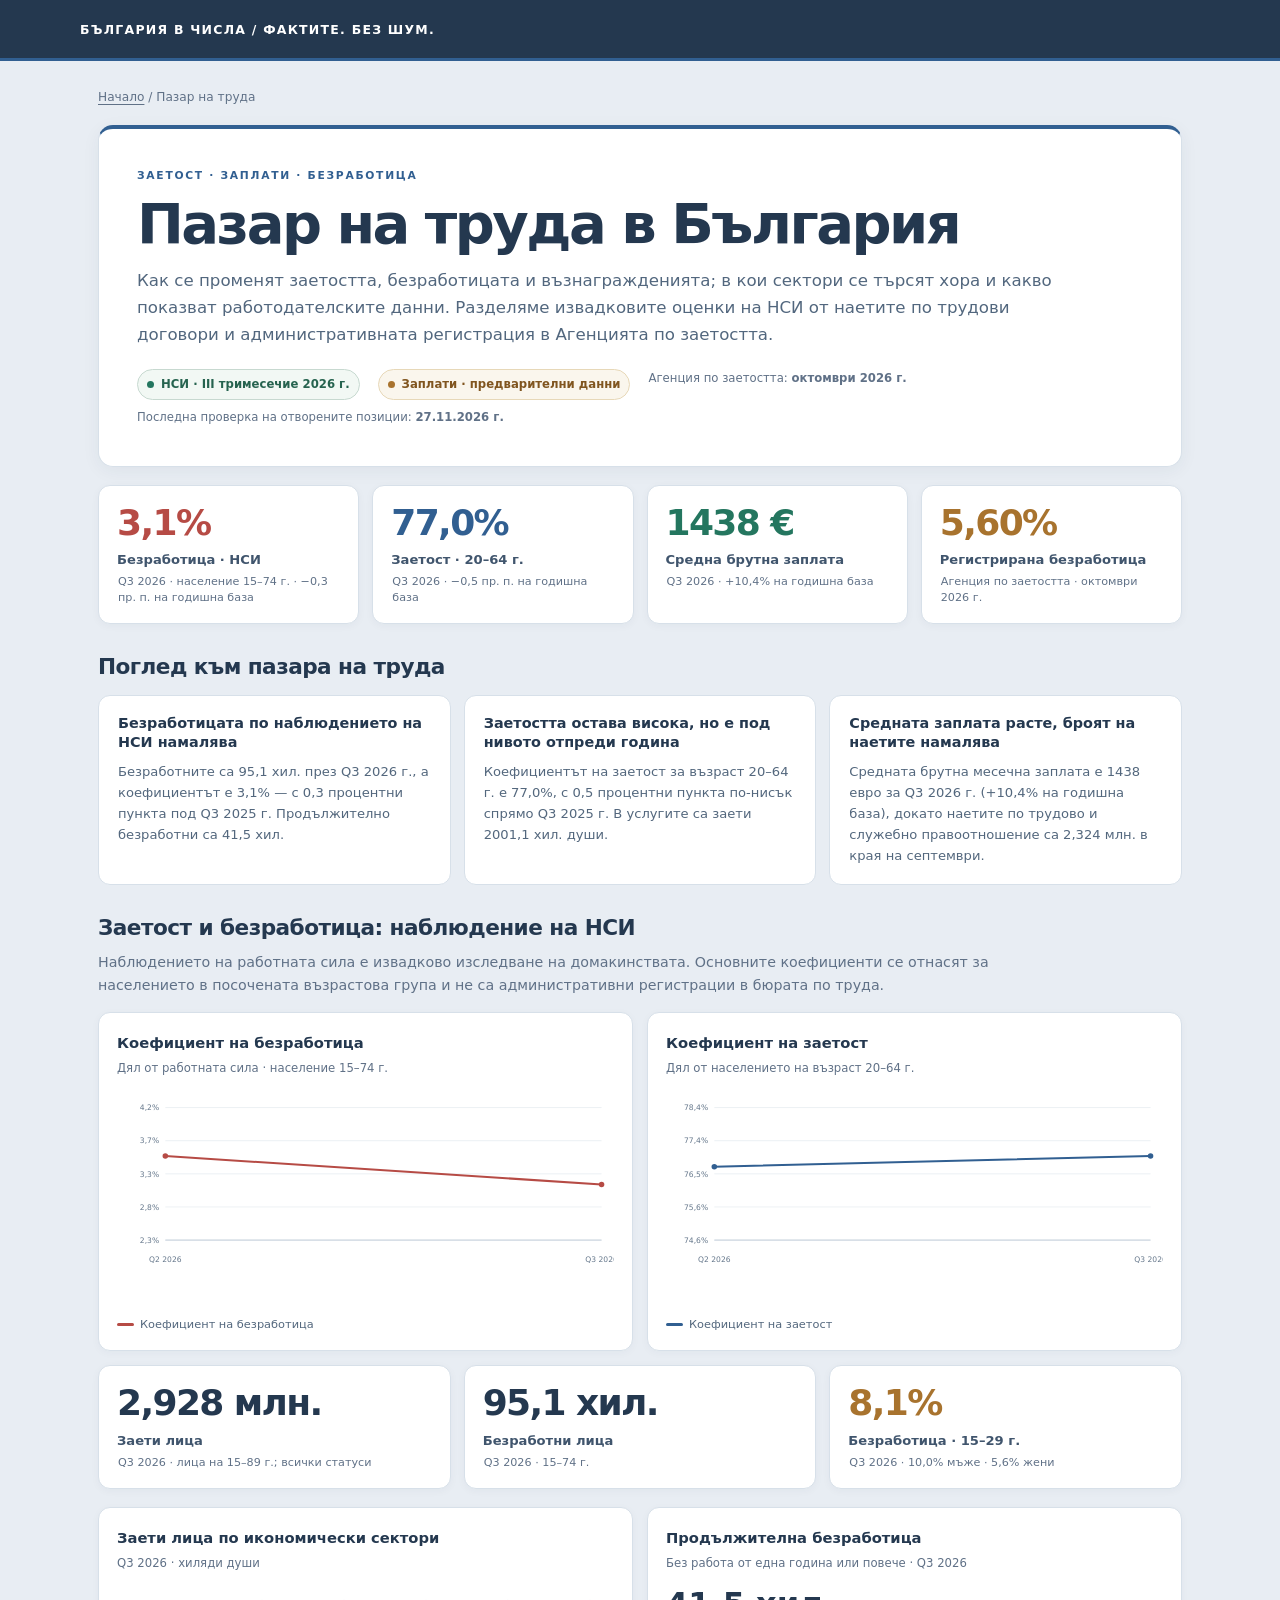
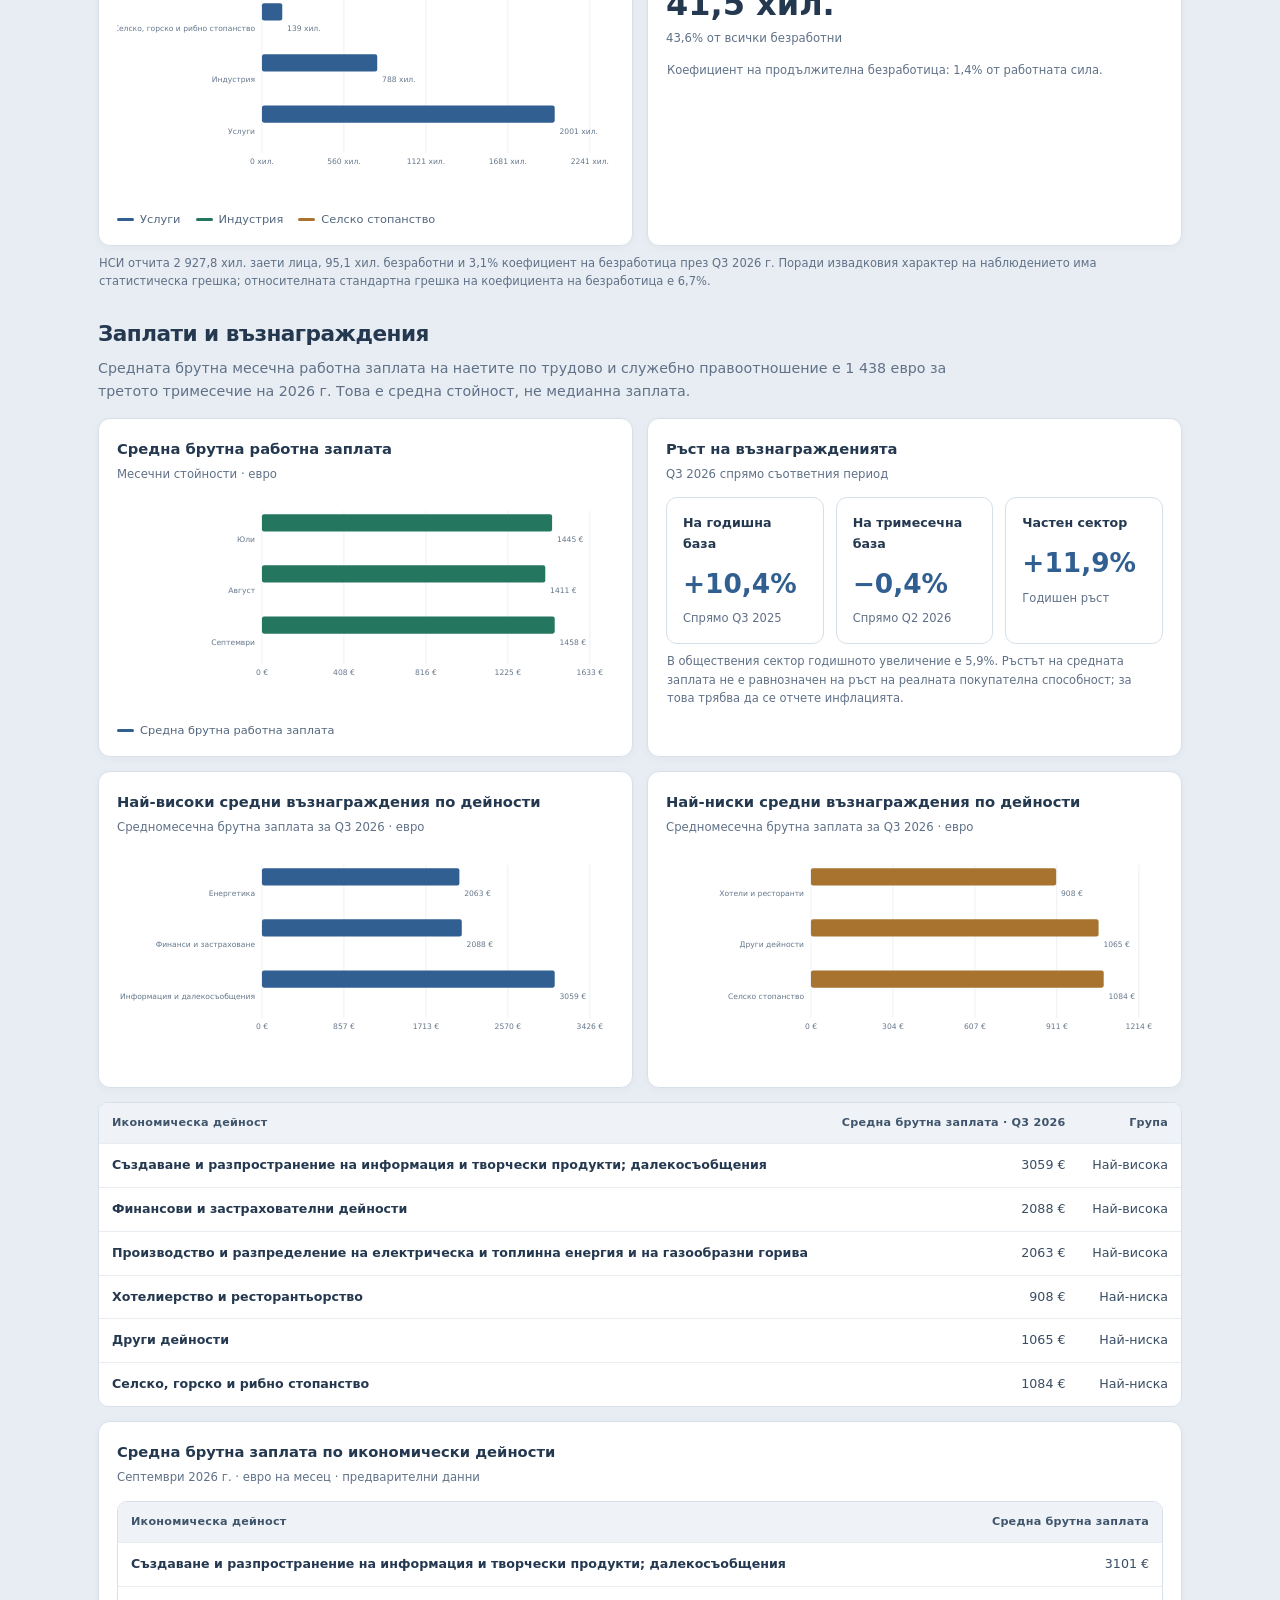
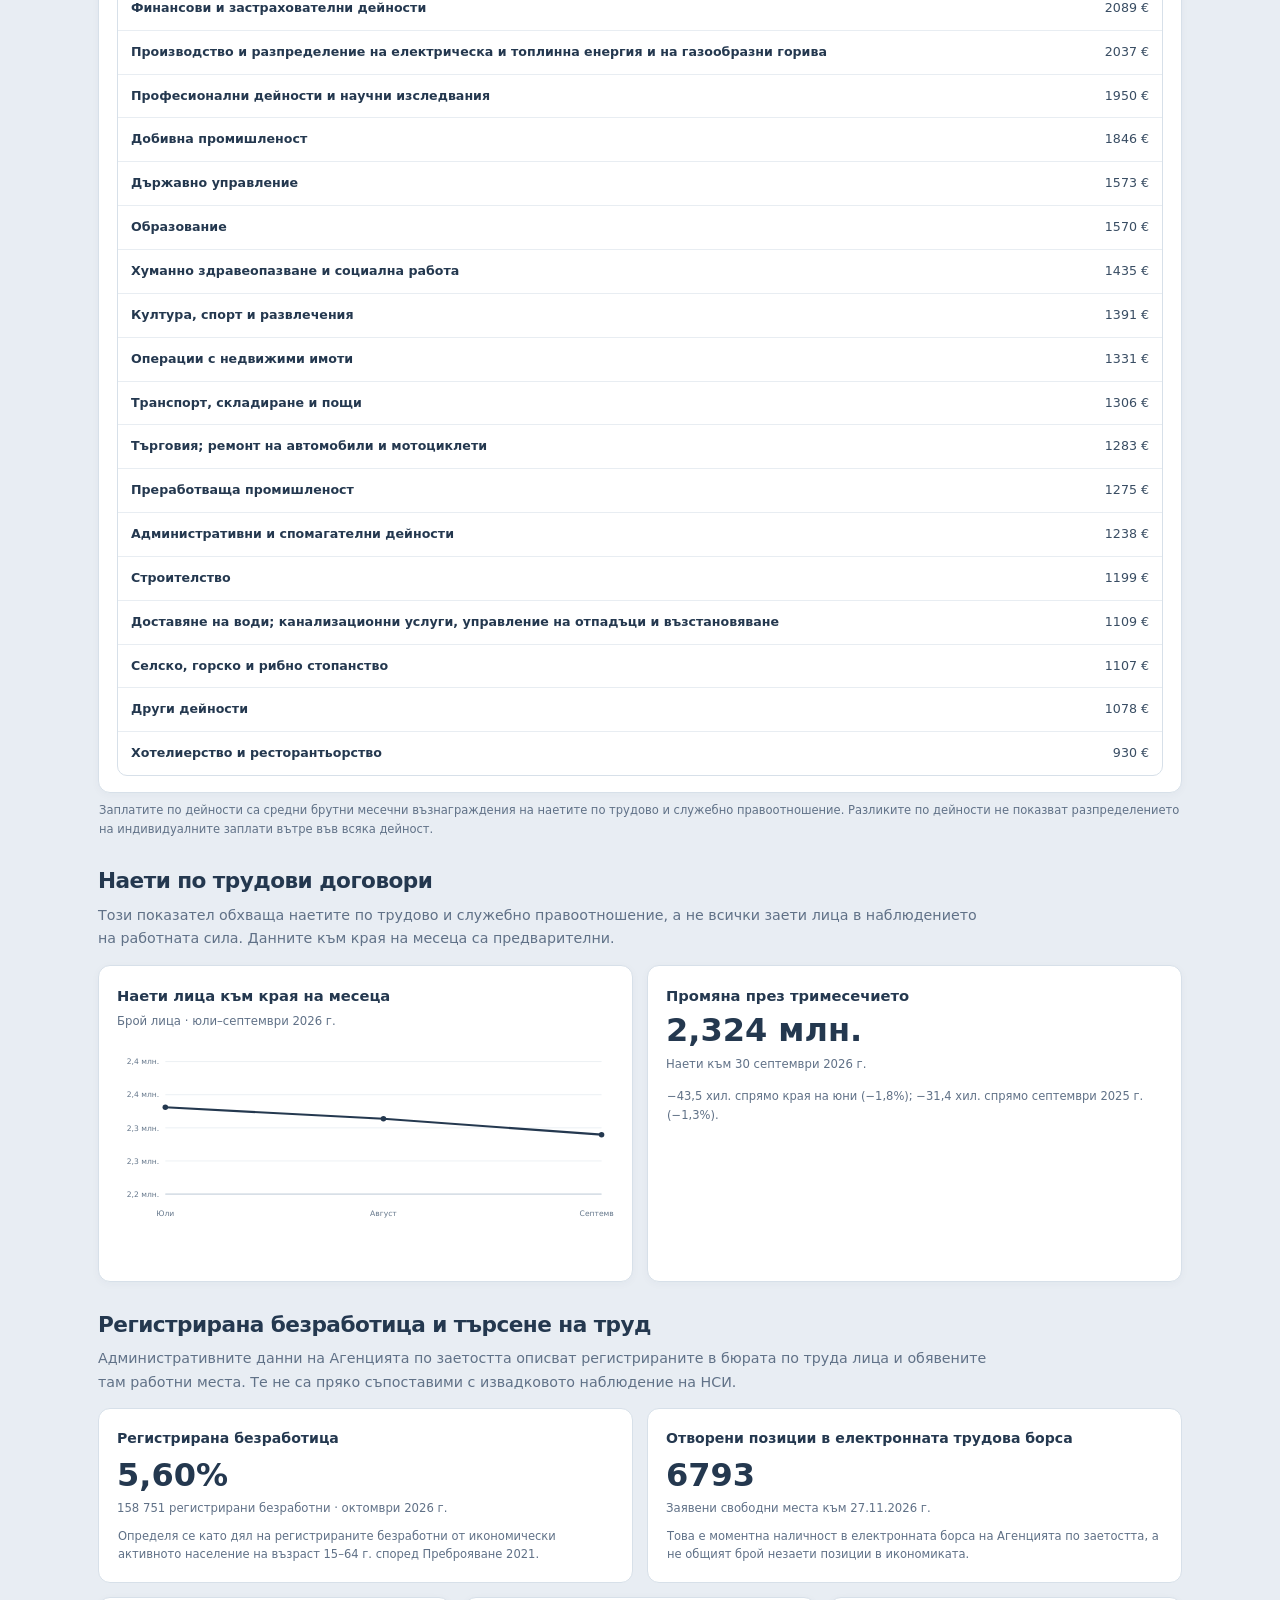
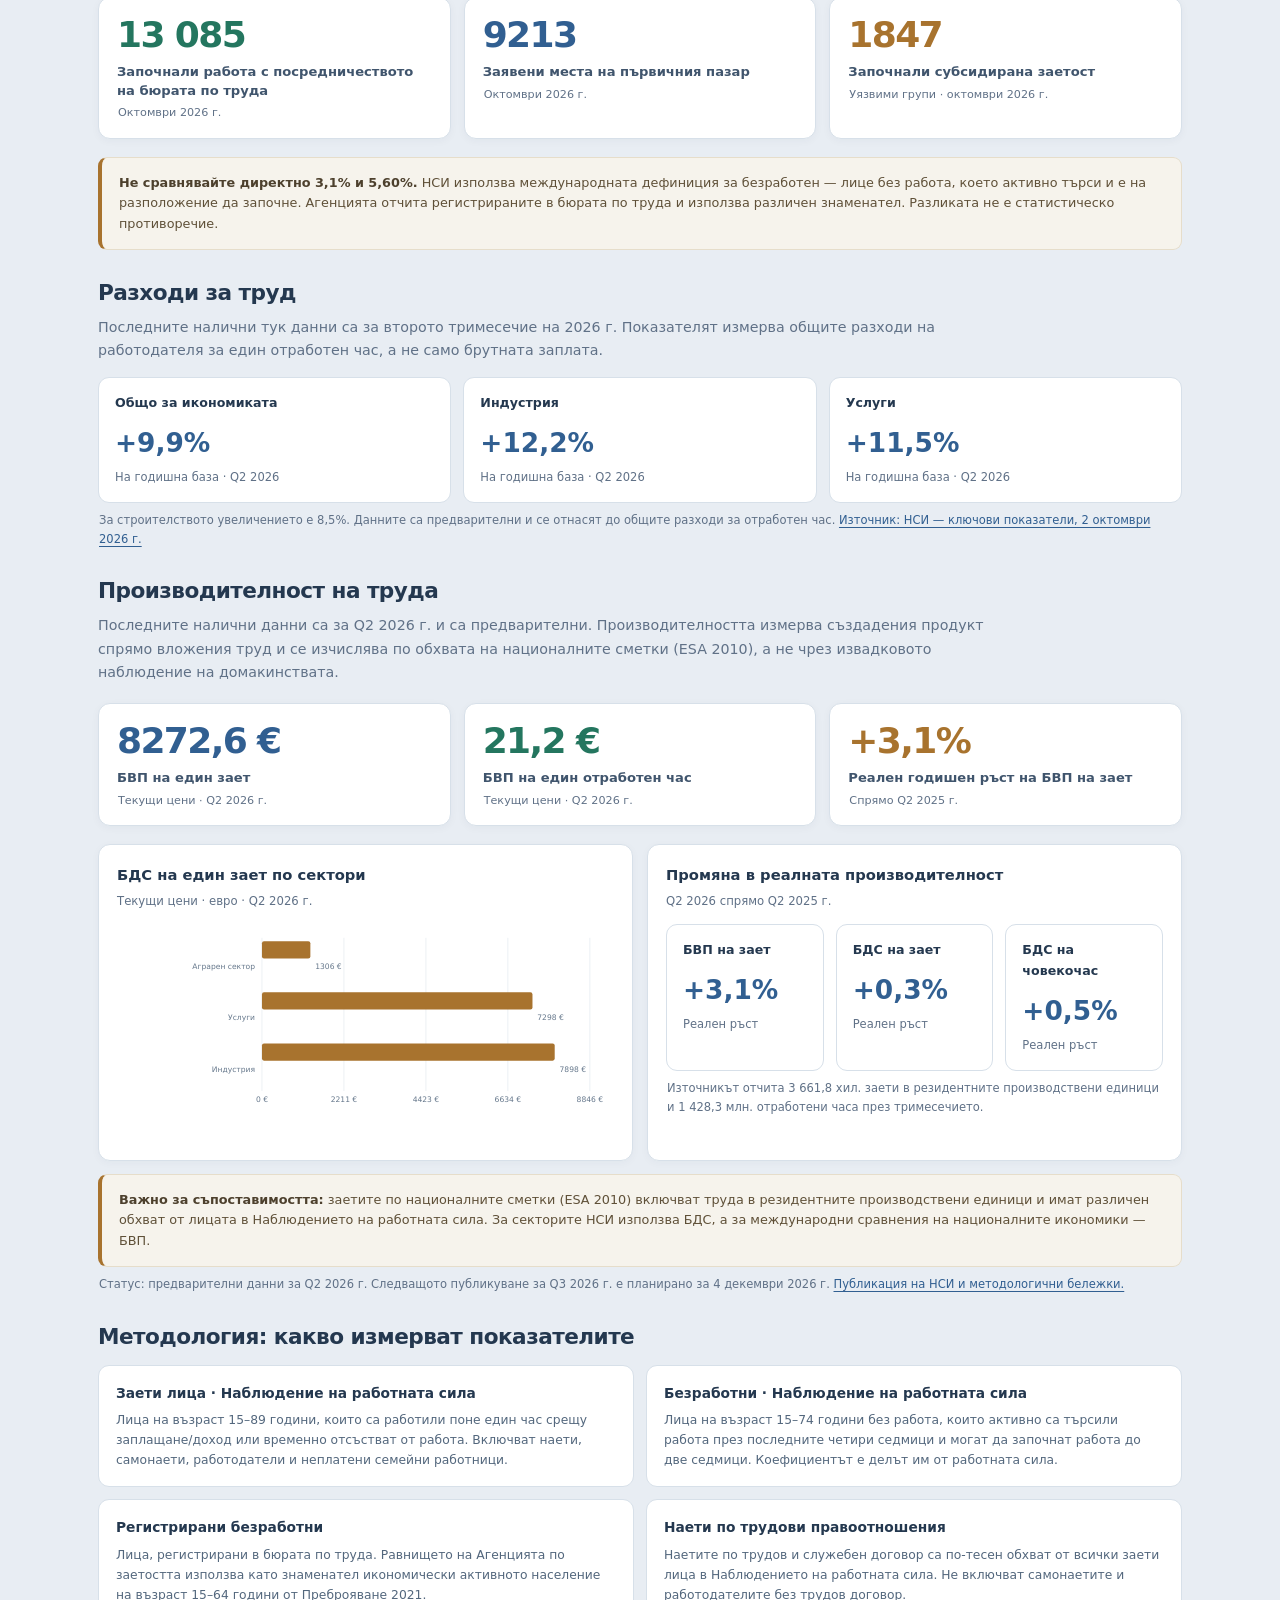
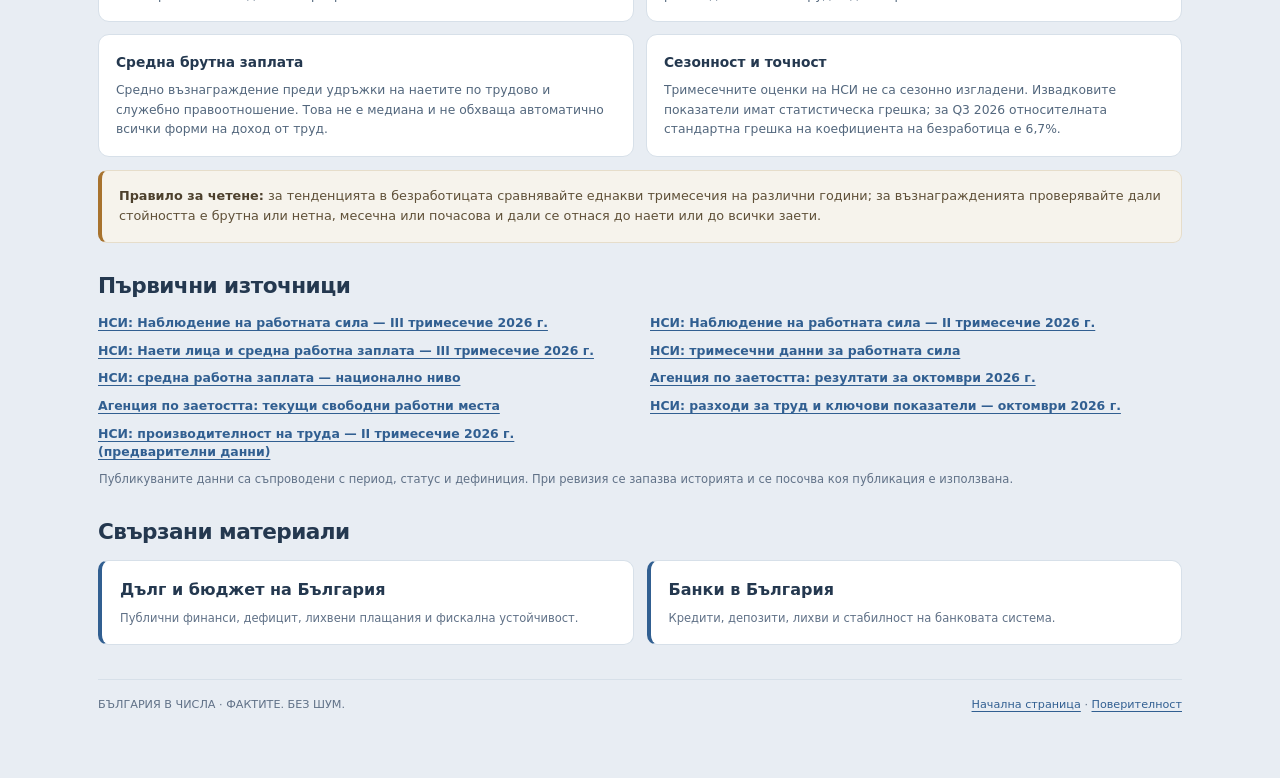
<file: pazar-na-truda/index.html>
<!doctype html>
<html lang="bg">
<head>
<meta charset="utf-8">
<meta name="viewport" content="width=device-width,initial-scale=1">
<title>Пазар на труда в България – заетост, заплати и безработица</title>
<meta name="description" content="Официални данни за заетостта, безработицата, работните заплати, свободните места и търсенето на труд в България от НСИ и Агенцията по заетостта.">
<meta name="robots" content="index,follow">
<link rel="canonical" href="https://bgvchisla.com/pazar-na-truda/">
<meta property="og:type" content="website">
<meta property="og:locale" content="bg_BG">
<meta property="og:site_name" content="БЪЛГАРИЯ В ЧИСЛА">
<meta property="og:title" content="Пазар на труда в България – заетост, заплати и безработица">
<meta property="og:description" content="Заетост, безработица, заплати по сектори, наети лица, свободни работни места и методология от официални източници.">
<link rel="stylesheet" href="/assets/design-system.css">
<script type="application/ld+json">
{
  "@context":"https://schema.org",
  "@type":"WebPage",
  "name":"Пазар на труда в България",
  "description":"Официална статистика за заетостта, безработицата, заплатите и търсенето на труд.",
  "inLanguage":"bg",
  "url":"https://bgvchisla.com/pazar-na-truda/",
  "isPartOf":{"@type":"WebSite","name":"БЪЛГАРИЯ В ЧИСЛА","url":"https://bgvchisla.com/"}
}
</script>
<style>
:root{--navy:#24384f;--blue:#315f91;--green:#24765f;--red:#b64b45;--gold:#a8732e;--paper:#e8edf3;--ink:#263548;--muted:#607187;--line:#d7e0e9}
*{box-sizing:border-box}
body{margin:0;background:var(--paper);color:var(--ink);font:16px/1.65 Inter,system-ui,-apple-system,"Segoe UI",sans-serif}
a{color:var(--blue);text-underline-offset:3px}
a:hover{color:var(--navy)}
.site-header{background:var(--navy);border-bottom:3px solid var(--blue);padding:16px max(18px,calc((100% - 1120px)/2))}
.site-header a{color:#fff;text-decoration:none;font-size:.78rem;font-weight:850;letter-spacing:.1em}
.shell{max-width:1120px;margin:0 auto;padding:26px 18px 64px}
.breadcrumb{font-size:.76rem;color:var(--muted);margin:0 0 18px}
.breadcrumb a{color:var(--muted)}
.hero{background:#fff;border:1px solid var(--line);border-top:4px solid var(--blue);border-radius:15px;padding:clamp(22px,4vw,38px);box-shadow:0 4px 18px rgba(36,56,79,.055)}
.kicker{color:var(--blue);font-size:.67rem;font-weight:900;letter-spacing:.16em;text-transform:uppercase}
h1{margin:9px 0 12px;color:var(--navy);font-size:clamp(2rem,5vw,3.5rem);line-height:1.08;letter-spacing:-.045em}
.hero-lead{max-width:920px;margin:0;color:#52677e;font-size:1.04rem;line-height:1.65}
.meta-line{display:flex;flex-wrap:wrap;gap:8px 18px;margin-top:20px;color:var(--muted);font-size:.73rem}
.status{display:inline-flex;align-items:center;gap:7px;border:1px solid #c7d9d0;background:#f2f8f4;color:#26634f;padding:5px 9px;border-radius:99px;font-weight:750}
.status:before{content:"";width:7px;height:7px;border-radius:50%;background:var(--green)}
.status.warning{border-color:#e7d8b8;background:#faf6ed;color:#80551f}
.status.warning:before{background:var(--gold)}
.kpi-grid{display:grid;grid-template-columns:repeat(4,minmax(0,1fr));gap:13px;margin:18px 0}
.kpi{background:#fff;border:1px solid var(--line);border-radius:12px;padding:17px 18px;min-width:0;box-shadow:0 2px 9px rgba(36,56,79,.04)}
.kpi .value{display:block;color:var(--navy);font-size:clamp(1.5rem,3.2vw,2.25rem);font-weight:820;line-height:1.1;letter-spacing:-.045em;font-variant-numeric:tabular-nums}
.kpi.red .value{color:var(--red)}.kpi.blue .value{color:var(--blue)}.kpi.green .value{color:var(--green)}.kpi.gold .value{color:var(--gold)}
.kpi .label{display:block;color:#40556d;font-size:.82rem;font-weight:700;line-height:1.4;margin-top:9px}
.kpi .note{display:block;color:var(--muted);font-size:.7rem;line-height:1.4;margin-top:5px}
.section{margin-top:30px}
.section-heading{margin:0 0 14px;color:var(--navy);font-size:1.35rem;letter-spacing:-.025em;line-height:1.25}
.section-intro{max-width:900px;color:var(--muted);font-size:.89rem;margin:-5px 0 14px}
.insight-grid{display:grid;grid-template-columns:repeat(3,minmax(0,1fr));gap:13px}
.insight{background:#fff;border:1px solid var(--line);border-radius:12px;padding:18px 19px}
.insight h3{font-size:.9rem;color:var(--navy);line-height:1.35;margin:0 0 8px}
.insight p{font-size:.82rem;color:#53677d;margin:0;line-height:1.6}
.chart-grid{display:grid;grid-template-columns:repeat(2,minmax(0,1fr));gap:14px}
.panel{background:#fff;border:1px solid var(--line);border-radius:12px;padding:18px 18px 16px;min-width:0;box-shadow:0 2px 9px rgba(36,56,79,.035)}
.panel h3{font-size:.92rem;color:var(--navy);margin:0 0 4px}
.panel .sub{font-size:.73rem;color:var(--muted);margin:0 0 13px}
.chart{min-height:220px;width:100%;overflow:hidden}
.chart svg{display:block;width:100%;height:auto;overflow:visible}
.chart text{font-family:Inter,system-ui,sans-serif;fill:#65778b;font-size:11px}
.chart .gridline{stroke:#e3e9ef;stroke-width:1}
.chart .axisline{stroke:#aebdcb;stroke-width:1}
.chart .navy-line{stroke:var(--navy);fill:none;stroke-width:3;stroke-linejoin:round;stroke-linecap:round}
.chart .blue-line{stroke:var(--blue);fill:none;stroke-width:3;stroke-linejoin:round;stroke-linecap:round}
.chart .green-line{stroke:var(--green);fill:none;stroke-width:3;stroke-linejoin:round;stroke-linecap:round}
.chart .red-line{stroke:var(--red);fill:none;stroke-width:3;stroke-linejoin:round;stroke-linecap:round}
.chart .gold-line{stroke:var(--gold);fill:none;stroke-width:3;stroke-linejoin:round;stroke-linecap:round}
.chart .navy-dot{fill:var(--navy)}.chart .blue-dot{fill:var(--blue)}.chart .green-dot{fill:var(--green)}.chart .red-dot{fill:var(--red)}.chart .gold-dot{fill:var(--gold)}
.chart .navy-bar{fill:var(--navy)}.chart .blue-bar{fill:var(--blue)}.chart .red-bar{fill:var(--red)}.chart .green-bar{fill:var(--green)}.chart .gold-bar{fill:var(--gold)}
.legend{display:flex;flex-wrap:wrap;gap:12px 15px;margin-top:4px;color:#53677d;font-size:.71rem}
.legend span{display:inline-flex;align-items:center;gap:6px}
.legend i{display:inline-block;width:17px;height:3px;border-radius:3px}
.legend .navy{background:var(--navy)}.legend .blue{background:var(--blue)}.legend .green{background:var(--green)}.legend .red{background:var(--red)}.legend .gold{background:var(--gold)}
.table-wrap{overflow-x:auto;border:1px solid var(--line);border-radius:10px;background:#fff}
table{border-collapse:collapse;width:100%;font-size:.79rem;min-width:620px}
th,td{padding:11px 13px;border-bottom:1px solid #e8edf2;text-align:right;white-space:nowrap}
th{background:#eff3f7;color:#40556c;font-size:.7rem;letter-spacing:.02em;font-weight:800}
th:first-child,td:first-child{text-align:left;white-space:normal}
td{font-variant-numeric:tabular-nums;color:#394d63}
tbody tr:last-child td{border-bottom:0}
tbody tr:hover{background:#f7f9fb}
td.emph{font-weight:800;color:var(--navy)}
td.positive{color:var(--green);font-weight:750}
td.negative{color:var(--red);font-weight:750}
.note{font-size:.72rem;color:var(--muted);line-height:1.6;margin:8px 1px 0}
.callout{background:#f6f3ec;border:1px solid #e6ddca;border-left:4px solid var(--gold);border-radius:9px;padding:15px 17px;color:#5f5038;font-size:.8rem;line-height:1.6}
.callout strong{color:#4d402d}
.compare-grid{display:grid;grid-template-columns:repeat(2,minmax(0,1fr));gap:14px}
.compare-card{background:#fff;border:1px solid var(--line);border-radius:12px;padding:18px}
.compare-card h3{font-size:.88rem;color:var(--navy);margin:0 0 6px}
.compare-card .big{font-size:2rem;color:var(--navy);font-weight:850;line-height:1.15;font-variant-numeric:tabular-nums}
.compare-card .sub{font-size:.73rem;color:var(--muted);margin-top:6px}
.rate-strip{display:grid;grid-template-columns:repeat(3,minmax(0,1fr));gap:12px}
.rate{background:#fff;border:1px solid var(--line);border-radius:11px;padding:15px 16px}
.rate h3{font-size:.79rem;color:var(--navy);margin:0 0 7px}
.rate .num{font-size:1.65rem;font-weight:820;color:var(--blue);font-variant-numeric:tabular-nums}
.rate .detail{font-size:.72rem;color:var(--muted);margin-top:4px}
.definition-grid{display:grid;grid-template-columns:repeat(2,minmax(0,1fr));gap:12px}
.definition{background:#fff;border:1px solid var(--line);border-radius:11px;padding:16px 17px}
.definition h3{font-size:.86rem;color:var(--navy);margin:0 0 7px}
.definition p{font-size:.77rem;color:#53677d;line-height:1.6;margin:0}
.sources{display:grid;grid-template-columns:repeat(2,minmax(0,1fr));gap:9px 20px;padding:0;margin:0;list-style:none}
.sources li{font-size:.78rem;line-height:1.5}
.sources a{font-weight:650}
.related{display:grid;grid-template-columns:repeat(2,minmax(0,1fr));gap:13px}
.related a{display:block;background:#fff;border:1px solid var(--line);border-left:4px solid var(--blue);border-radius:10px;padding:16px 18px;color:var(--navy);text-decoration:none;font-weight:750}
.related a small{display:block;color:var(--muted);font-weight:500;font-size:.72rem;margin-top:6px}
.footer{margin-top:34px;border-top:1px solid var(--line);padding-top:16px;color:var(--muted);font-size:.7rem;display:flex;flex-wrap:wrap;justify-content:space-between;gap:8px}
@media(max-width:900px){.kpi-grid{grid-template-columns:repeat(2,minmax(0,1fr))}.insight-grid{grid-template-columns:1fr}}
@media(max-width:680px){.shell{padding:18px 12px 42px}.chart-grid,.sources,.related,.definition-grid,.compare-grid{grid-template-columns:1fr}.hero{padding:21px 18px}.kpi,.rate{padding:14px}.panel{padding:15px 13px}.section{margin-top:25px}.rate-strip{grid-template-columns:1fr}}
@media(prefers-reduced-motion:reduce){*{scroll-behavior:auto!important;transition:none!important}}
</style>
</head>
<body>
<header class="site-header"><a href="/">БЪЛГАРИЯ В ЧИСЛА <span aria-hidden="true">/</span> ФАКТИТЕ. БЕЗ ШУМ.</a></header>
<main class="shell">
<nav class="breadcrumb" aria-label="Навигация"><a href="/">Начало</a> / Пазар на труда</nav>

<section class="hero">
 <div class="kicker">ЗАЕТОСТ · ЗАПЛАТИ · БЕЗРАБОТИЦА</div>
 <h1>Пазар на труда в България</h1>
 <p class="hero-lead">Как се променят заетостта, безработицата и възнагражденията; в кои сектори се търсят хора и какво показват работодателските данни. Разделяме извадковите оценки на НСИ от наетите по трудови договори и административната регистрация в Агенцията по заетостта.</p>
 <div class="meta-line">
  <span class="status" id="survey-status">НСИ · III тримесечие 2026 г.</span>
  <span class="status warning">Заплати · предварителни данни</span>
  <span>Агенция по заетостта: <strong>октомври 2026 г.</strong></span>
  <span>Последна проверка на отворените позиции: <strong id="vacancy-date">27.11.2026 г.</strong></span>
 </div>
</section>

<section class="kpi-grid" aria-label="Основни показатели за пазара на труда">
 <article class="kpi red"><span class="value" id="survey-unemployment">3,1%</span><span class="label">Безработица · НСИ</span><span class="note">Q3 2026 · население 15–74 г. · −0,3 пр. п. на годишна база</span></article>
 <article class="kpi blue"><span class="value" id="employment-rate">77,0%</span><span class="label">Заетост · 20–64 г.</span><span class="note">Q3 2026 · −0,5 пр. п. на годишна база</span></article>
 <article class="kpi green"><span class="value" id="average-wage">1 438 €</span><span class="label">Средна брутна заплата</span><span class="note">Q3 2026 · +10,4% на годишна база</span></article>
 <article class="kpi gold"><span class="value" id="registered-unemployment">5,60%</span><span class="label">Регистрирана безработица</span><span class="note">Агенция по заетостта · октомври 2026 г.</span></article>
</section>

<section class="section">
 <h2 class="section-heading">Поглед към пазара на труда</h2>
 <div class="insight-grid">
  <article class="insight">
   <h3>Безработицата по наблюдението на НСИ намалява</h3>
   <p id="insight-unemployment">Безработните са 95,1 хил. през Q3 2026 г., а коефициентът е 3,1% — с 0,3 процентни пункта под Q3 2025 г.</p>
  </article>
  <article class="insight">
   <h3>Заетостта остава висока, но е под нивото отпреди година</h3>
   <p id="insight-employment">Коефициентът на заетост за възраст 20–64 г. е 77,0%, с 0,5 процентни пункта по-нисък спрямо Q3 2025 г.</p>
  </article>
  <article class="insight">
   <h3>Средната заплата расте, броят на наетите намалява</h3>
   <p id="insight-wages">Средната брутна месечна заплата е 1 438 евро за Q3 2026 г. (+10,4% на годишна база), докато наетите по трудово и служебно правоотношение са 2,324 млн. в края на септември.</p>
  </article>
 </div>
</section>

<section class="section">
 <h2 class="section-heading">Заетост и безработица: наблюдение на НСИ</h2>
 <p class="section-intro">Наблюдението на работната сила е извадково изследване на домакинствата. Основните коефициенти се отнасят за населението в посочената възрастова група и не са административни регистрации в бюрата по труда.</p>
 <div class="chart-grid">
  <article class="panel">
   <h3>Коефициент на безработица</h3>
   <p class="sub">Дял от работната сила · население 15–74 г.</p>
   <div class="chart" id="unemployment-chart" aria-live="polite">
    <svg viewBox="0 0 720 260" role="img" aria-label="Коефициент на безработица: 3,5 процента Q2 и 3,1 процента Q3 2026">
     <line x1="70" x2="700" y1="30" y2="30" stroke="#e3e9ef"/><line x1="70" x2="700" y1="90" y2="90" stroke="#e3e9ef"/><line x1="70" x2="700" y1="150" y2="150" stroke="#e3e9ef"/>
     <polyline points="150,70 570,120" fill="none" stroke="#b64b45" stroke-width="4"/><circle cx="150" cy="70" r="6" fill="#b64b45"/><circle cx="570" cy="120" r="6" fill="#b64b45"/>
     <text x="150" y="52" text-anchor="middle">3,5%</text><text x="570" y="102" text-anchor="middle">3,1%</text><text x="150" y="225" text-anchor="middle">Q2 2026</text><text x="570" y="225" text-anchor="middle">Q3 2026</text>
    </svg>
   </div>
   <div class="legend"><span><i class="red"></i>Коефициент на безработица</span></div>
  </article>
  <article class="panel">
   <h3>Коефициент на заетост</h3>
   <p class="sub">Дял от населението на възраст 20–64 г.</p>
   <div class="chart" id="employment-chart" aria-live="polite">
    <svg viewBox="0 0 720 260" role="img" aria-label="Коефициент на заетост 76,7 процента Q2 и 77,0 процента Q3 2026">
     <line x1="70" x2="700" y1="30" y2="30" stroke="#e3e9ef"/><line x1="70" x2="700" y1="90" y2="90" stroke="#e3e9ef"/><line x1="70" x2="700" y1="150" y2="150" stroke="#e3e9ef"/>
     <polyline points="150,120 570,90" fill="none" stroke="#315f91" stroke-width="4"/><circle cx="150" cy="120" r="6" fill="#315f91"/><circle cx="570" cy="90" r="6" fill="#315f91"/>
     <text x="150" y="102" text-anchor="middle">76,7%</text><text x="570" y="72" text-anchor="middle">77,0%</text><text x="150" y="225" text-anchor="middle">Q2 2026</text><text x="570" y="225" text-anchor="middle">Q3 2026</text>
    </svg>
   </div>
   <div class="legend"><span><i class="blue"></i>Коефициент на заетост</span></div>
  </article>
 </div>
 <div class="kpi-grid" style="grid-template-columns:repeat(3,minmax(0,1fr));margin-top:14px">
  <div class="kpi"><span class="value" id="employed-total">2,928 млн.</span><span class="label">Заети лица</span><span class="note">Q3 2026 · лица на 15–89 г.; всички статуси</span></div>
  <div class="kpi"><span class="value" id="unemployed-total">95,1 хил.</span><span class="label">Безработни лица</span><span class="note">Q3 2026 · 15–74 г.</span></div>
  <div class="kpi gold"><span class="value" id="youth-unemployment">8,1%</span><span class="label">Безработица · 15–29 г.</span><span class="note">Q3 2026 · 10,0% мъже · 5,6% жени</span></div>
 </div>
 <div class="chart-grid" style="margin-top:14px">
  <article class="panel">
   <h3>Заети лица по икономически сектори</h3>
   <p class="sub">Q3 2026 · хиляди души</p>
   <div class="chart" id="employment-sector-chart" aria-live="polite">
    <p class="note">Зареждане на данните…</p>
   </div>
   <div class="legend"><span><i class="blue"></i>Услуги</span><span><i class="green"></i>Индустрия</span><span><i class="gold"></i>Селско стопанство</span></div>
  </article>
  <article class="panel">
   <h3>Продължителна безработица</h3>
   <p class="sub">Без работа от една година или повече · Q3 2026</p>
   <div class="compare-card" style="border:0;padding:0">
    <div class="big" id="long-term-unemployed">41,5 хил.</div>
    <div class="sub" id="long-term-share">43,6% от всички безработни</div>
    <div class="note">Коефициент на продължителна безработица: 1,4% от работната сила.</div>
   </div>
  </article>
 </div>
 <p class="note">НСИ отчита 2 927,8 хил. заети лица, 95,1 хил. безработни и 3,1% коефициент на безработица през Q3 2026 г. Поради извадковия характер на наблюдението има статистическа грешка; относителната стандартна грешка на коефициента на безработица е 6,7%.</p>
</section>

<section class="section">
 <h2 class="section-heading">Заплати и възнаграждения</h2>
 <p class="section-intro">Средната брутна месечна работна заплата на наетите по трудово и служебно правоотношение е 1 438 евро за третото тримесечие на 2026 г. Това е средна стойност, не медианна заплата.</p>
 <div class="chart-grid">
  <article class="panel">
   <h3>Средна брутна работна заплата</h3>
   <p class="sub">Месечни стойности · евро</p>
   <div class="chart" id="wage-monthly-chart" aria-live="polite">
    <svg viewBox="0 0 720 260" role="img" aria-label="Средна работна заплата: юли 1445, август 1411, септември 1458 евро">
     <line x1="65" x2="700" y1="30" y2="30" stroke="#e3e9ef"/><line x1="65" x2="700" y1="90" y2="90" stroke="#e3e9ef"/><line x1="65" x2="700" y1="150" y2="150" stroke="#e3e9ef"/>
     <rect x="150" y="80" width="100" height="90" rx="5" fill="#315f91"/><rect x="330" y="100" width="100" height="70" rx="5" fill="#315f91"/><rect x="510" y="62" width="100" height="108" rx="5" fill="#24765f"/>
     <text x="200" y="67" text-anchor="middle">1 445 €</text><text x="380" y="87" text-anchor="middle">1 411 €</text><text x="560" y="49" text-anchor="middle">1 458 €</text>
     <text x="200" y="215" text-anchor="middle">Юли</text><text x="380" y="215" text-anchor="middle">Август</text><text x="560" y="215" text-anchor="middle">Септември</text>
    </svg>
   </div>
   <div class="legend"><span><i class="blue"></i>Средна брутна работна заплата</span></div>
  </article>
  <article class="panel">
   <h3>Ръст на възнагражденията</h3>
   <p class="sub">Q3 2026 спрямо съответния период</p>
   <div class="rate-strip">
    <div class="rate"><h3>На годишна база</h3><div class="num" id="wage-yoy">+10,4%</div><div class="detail">Спрямо Q3 2025</div></div>
    <div class="rate"><h3>На тримесечна база</h3><div class="num" id="wage-qoq">−0,4%</div><div class="detail">Спрямо Q2 2026</div></div>
    <div class="rate"><h3>Частен сектор</h3><div class="num" id="wage-private">+11,9%</div><div class="detail">Годишен ръст</div></div>
   </div>
   <p class="note">В обществения сектор годишното увеличение е 5,9%. Ръстът на средната заплата не е равнозначен на ръст на реалната покупателна способност; за това трябва да се отчете инфлацията.</p>
  </article>
 </div>
 <div class="chart-grid" style="margin-top:14px">
  <article class="panel">
   <h3>Най-високи средни възнаграждения по дейности</h3>
   <p class="sub">Средномесечна брутна заплата за Q3 2026 · евро</p>
   <div class="chart" id="wage-high-chart" aria-live="polite"><p class="note">Зареждане на данните…</p></div>
  </article>
  <article class="panel">
   <h3>Най-ниски средни възнаграждения по дейности</h3>
   <p class="sub">Средномесечна брутна заплата за Q3 2026 · евро</p>
   <div class="chart" id="wage-low-chart" aria-live="polite"><p class="note">Зареждане на данните…</p></div>
  </article>
 </div>
 <div class="table-wrap" style="margin-top:14px">
  <table id="wage-activity-table">
   <thead><tr><th>Икономическа дейност</th><th>Средна брутна заплата · Q3 2026</th><th>Група</th></tr></thead>
   <tbody>
    <tr><td>Информация и далекосъобщения</td><td>3 059 €</td><td>Най-висока</td></tr>
    <tr><td>Финансови и застрахователни дейности</td><td>2 088 €</td><td>Най-висока</td></tr>
    <tr><td>Енергетика</td><td>2 063 €</td><td>Най-висока</td></tr>
    <tr><td>Хотелиерство и ресторантьорство</td><td>908 €</td><td>Най-ниска</td></tr>
    <tr><td>Други дейности</td><td>1 065 €</td><td>Най-ниска</td></tr>
    <tr><td>Селско, горско и рибно стопанство</td><td>1 084 €</td><td>Най-ниска</td></tr>
   </tbody>
  </table>
 </div>
 <div class="panel" style="margin-top:14px">
  <h3>Средна брутна заплата по икономически дейности</h3>
  <p class="sub">Септември 2026 г. · евро на месец · предварителни данни</p>
  <div class="table-wrap">
   <table id="wage-september-table">
    <thead><tr><th>Икономическа дейност</th><th>Средна брутна заплата</th></tr></thead>
    <tbody></tbody>
   </table>
  </div>
 </div>
 <p class="note">Заплатите по дейности са средни брутни месечни възнаграждения на наетите по трудово и служебно правоотношение. Разликите по дейности не показват разпределението на индивидуалните заплати вътре във всяка дейност.</p>
</section>

<section class="section">
 <h2 class="section-heading">Наети по трудови договори</h2>
 <p class="section-intro">Този показател обхваща наетите по трудово и служебно правоотношение, а не всички заети лица в наблюдението на работната сила. Данните към края на месеца са предварителни.</p>
 <div class="chart-grid">
  <article class="panel">
   <h3>Наети лица към края на месеца</h3>
   <p class="sub">Брой лица · юли–септември 2026 г.</p>
   <div class="chart" id="payroll-employees-chart" aria-live="polite"><p class="note">Зареждане на данните…</p></div>
  </article>
  <article class="panel">
   <h3>Промяна през тримесечието</h3>
   <div class="compare-card" style="border:0;padding:0">
    <div class="big" id="payroll-employees-total">2,324 млн.</div>
    <div class="sub">Наети към 30 септември 2026 г.</div>
    <div class="note">−43,5 хил. спрямо края на юни (−1,8%); −31,4 хил. спрямо септември 2025 г. (−1,3%).</div>
   </div>
  </article>
 </div>
</section>

<section class="section">
 <h2 class="section-heading">Регистрирана безработица и търсене на труд</h2>
 <p class="section-intro">Административните данни на Агенцията по заетостта описват регистрираните в бюрата по труда лица и обявените там работни места. Те не са пряко съпоставими с извадковото наблюдение на НСИ.</p>
 <div class="compare-grid">
  <article class="compare-card">
   <h3>Регистрирана безработица</h3>
   <div class="big" id="az-registered-rate">5,60%</div>
   <div class="sub">158 751 регистрирани безработни · октомври 2026 г.</div>
   <p class="note">Определя се като дял на регистрираните безработни от икономически активното население на възраст 15–64 г. според Преброяване 2021.</p>
  </article>
  <article class="compare-card">
   <h3>Отворени позиции в електронната трудова борса</h3>
   <div class="big" id="active-vacancies">6 793</div>
   <div class="sub">Заявени свободни места към 27.11.2026 г.</div>
   <p class="note">Това е моментна наличност в електронната борса на Агенцията по заетостта, а не общият брой незаети позиции в икономиката.</p>
  </article>
 </div>
 <div class="kpi-grid" style="grid-template-columns:repeat(3,minmax(0,1fr));margin-top:14px">
  <div class="kpi green"><span class="value" id="az-placements">13 085</span><span class="label">Започнали работа с посредничеството на бюрата по труда</span><span class="note">Октомври 2026 г.</span></div>
  <div class="kpi blue"><span class="value" id="az-primary-vacancies">9 213</span><span class="label">Заявени места на първичния пазар</span><span class="note">Октомври 2026 г.</span></div>
  <div class="kpi gold"><span class="value" id="az-subsidized">1 847</span><span class="label">Започнали субсидирана заетост</span><span class="note">Уязвими групи · октомври 2026 г.</span></div>
 </div>
 <div class="callout" style="margin-top:13px"><strong>Не сравнявайте директно 3,1% и 5,60%.</strong> НСИ използва международната дефиниция за безработен — лице без работа, което активно търси и е на разположение да започне. Агенцията отчита регистрираните в бюрата по труда и използва различен знаменател. Разликата не е статистическо противоречие.</div>
</section>

<section class="section">
 <h2 class="section-heading">Разходи за труд</h2>
 <p class="section-intro">Последните налични тук данни са за второто тримесечие на 2026 г. Показателят измерва общите разходи на работодателя за един отработен час, а не само брутната заплата.</p>
 <div class="rate-strip">
  <div class="rate"><h3>Общо за икономиката</h3><div class="num">+9,9%</div><div class="detail">На годишна база · Q2 2026</div></div>
  <div class="rate"><h3>Индустрия</h3><div class="num">+12,2%</div><div class="detail">На годишна база · Q2 2026</div></div>
  <div class="rate"><h3>Услуги</h3><div class="num">+11,5%</div><div class="detail">На годишна база · Q2 2026</div></div>
 </div>
 <p class="note">За строителството увеличението е 8,5%. Данните са предварителни и се отнасят до общите разходи за отработен час. <a href="https://www.nsi.bg/press-release/key-indicators-for-bulgaria-latest-data-as-of-october-2-2026-9171">Източник: НСИ — ключови показатели, 2 октомври 2026 г.</a></p>
</section>

<section class="section">
 <h2 class="section-heading">Производителност на труда</h2>
 <p class="section-intro">Последните налични данни са за Q2 2026 г. и са предварителни. Производителността измерва създадения продукт спрямо вложения труд и се изчислява по обхвата на националните сметки (ESA 2010), а не чрез извадковото наблюдение на домакинствата.</p>
 <div class="kpi-grid" style="grid-template-columns:repeat(3,minmax(0,1fr))">
  <article class="kpi blue"><span class="value" id="productivity-per-employed">8 272,6 €</span><span class="label">БВП на един зает</span><span class="note">Текущи цени · Q2 2026 г.</span></article>
  <article class="kpi green"><span class="value" id="productivity-per-hour">21,2 €</span><span class="label">БВП на един отработен час</span><span class="note">Текущи цени · Q2 2026 г.</span></article>
  <article class="kpi gold"><span class="value" id="productivity-growth">+3,1%</span><span class="label">Реален годишен ръст на БВП на зает</span><span class="note">Спрямо Q2 2025 г.</span></article>
 </div>
 <div class="chart-grid" style="margin-top:14px">
  <article class="panel">
   <h3>БДС на един зает по сектори</h3>
   <p class="sub">Текущи цени · евро · Q2 2026 г.</p>
   <div class="chart" id="productivity-sector-chart" aria-live="polite"><p class="note">Зареждане на данните…</p></div>
  </article>
  <article class="panel">
   <h3>Промяна в реалната производителност</h3>
   <p class="sub">Q2 2026 спрямо Q2 2025 г.</p>
   <div class="rate-strip">
    <div class="rate"><h3>БВП на зает</h3><div class="num">+3,1%</div><div class="detail">Реален ръст</div></div>
    <div class="rate"><h3>БДС на зает</h3><div class="num">+0,3%</div><div class="detail">Реален ръст</div></div>
    <div class="rate"><h3>БДС на човекочас</h3><div class="num">+0,5%</div><div class="detail">Реален ръст</div></div>
   </div>
   <p class="note">Източникът отчита 3 661,8 хил. заети в резидентните производствени единици и 1 428,3 млн. отработени часа през тримесечието.</p>
  </article>
 </div>
 <div class="callout" style="margin-top:13px"><strong>Важно за съпоставимостта:</strong> заетите по националните сметки (ESA 2010) включват труда в резидентните производствени единици и имат различен обхват от лицата в Наблюдението на работната сила. За секторите НСИ използва БДС, а за международни сравнения на националните икономики — БВП.</div>
 <p class="note">Статус: предварителни данни за Q2 2026 г. Следващото публикуване за Q3 2026 г. е планирано за 4 декември 2026 г. <a href="https://www.nsi.bg/press-release/proizvoditelnost-na-truda-zaeti-lica-i-otraboteno-vreme-9150">Публикация на НСИ и методологични бележки.</a></p>
</section>

<section class="section">
 <h2 class="section-heading">Методология: какво измерват показателите</h2>
 <div class="definition-grid">
  <article class="definition"><h3>Заети лица · Наблюдение на работната сила</h3><p>Лица на възраст 15–89 години, които са работили поне един час срещу заплащане/доход или временно отсъстват от работа. Включват наети, самонаети, работодатели и неплатени семейни работници.</p></article>
  <article class="definition"><h3>Безработни · Наблюдение на работната сила</h3><p>Лица на възраст 15–74 години без работа, които активно са търсили работа през последните четири седмици и могат да започнат работа до две седмици. Коефициентът е делът им от работната сила.</p></article>
  <article class="definition"><h3>Регистрирани безработни</h3><p>Лица, регистрирани в бюрата по труда. Равнището на Агенцията по заетостта използва като знаменател икономически активното население на възраст 15–64 години от Преброяване 2021.</p></article>
  <article class="definition"><h3>Наети по трудови правоотношения</h3><p>Наетите по трудов и служебен договор са по-тесен обхват от всички заети лица в Наблюдението на работната сила. Не включват самонаетите и работодателите без трудов договор.</p></article>
  <article class="definition"><h3>Средна брутна заплата</h3><p>Средно възнаграждение преди удръжки на наетите по трудово и служебно правоотношение. Това не е медиана и не обхваща автоматично всички форми на доход от труд.</p></article>
  <article class="definition"><h3>Сезонност и точност</h3><p>Тримесечните оценки на НСИ не са сезонно изгладени. Извадковите показатели имат статистическа грешка; за Q3 2026 относителната стандартна грешка на коефициента на безработица е 6,7%.</p></article>
 </div>
 <div class="callout" style="margin-top:13px"><strong>Правило за четене:</strong> за тенденцията в безработицата сравнявайте еднакви тримесечия на различни години; за възнагражденията проверявайте дали стойността е брутна или нетна, месечна или почасова и дали се отнася до наети или до всички заети.</div>
</section>

<section class="section">
 <h2 class="section-heading">Първични източници</h2>
 <ul class="sources" id="source-list">
  <li><a href="https://www.nsi.bg/press-release/osnovni-rezultati-ot-nablyudenieto-na-rabotnata-sila-iii-trimesechie-2026-godina-9214">НСИ: Наблюдение на работната сила — III тримесечие 2026 г.</a></li>
  <li><a href="https://www.nsi.bg/press-release/osnovni-rezultati-ot-nablyudenieto-na-rabotnata-sila-ii-trimesechie-2026-godina-9118">НСИ: Наблюдение на работната сила — II тримесечие 2026 г.</a></li>
  <li><a href="https://www.nsi.bg/press-release/naeti-lica-i-sredna-rabotna-zaplata-9213">НСИ: Наети лица и средна работна заплата — III тримесечие 2026 г.</a></li>
  <li><a href="https://www.nsi.bg/statistical-data/169">НСИ: тримесечни данни за работната сила</a></li>
  <li><a href="https://www.nsi.bg/statistical-data/179/570">НСИ: средна работна заплата — национално ниво</a></li>
  <li><a href="https://www.az.government.bg/bg/news/view/nad-13-000-bezrabotni-s-nova-rabota-prez-oktomvri-4268/">Агенция по заетостта: резултати за октомври 2026 г.</a></li>
  <li><a href="https://www.az.government.bg/bg/ejobs/view_prl/">Агенция по заетостта: текущи свободни работни места</a></li>
  <li><a href="https://www.nsi.bg/press-release/key-indicators-for-bulgaria-latest-data-as-of-october-2-2026-9171">НСИ: разходи за труд и ключови показатели — октомври 2026 г.</a></li>
  <li><a href="https://www.nsi.bg/press-release/proizvoditelnost-na-truda-zaeti-lica-i-otraboteno-vreme-9150">НСИ: производителност на труда — II тримесечие 2026 г. (предварителни данни)</a></li>
 </ul>
 <p class="note">Публикуваните данни са съпроводени с период, статус и дефиниция. При ревизия се запазва историята и се посочва коя публикация е използвана.</p>
</section>

<section class="section">
 <h2 class="section-heading">Свързани материали</h2>
 <div class="related">
  <a href="/dalg-i-byudzhet/">Дълг и бюджет на България<small>Публични финанси, дефицит, лихвени плащания и фискална устойчивост.</small></a>
  <a href="/banki/">Банки в България<small>Кредити, депозити, лихви и стабилност на банковата система.</small></a>
 </div>
</section>

<footer class="footer">
 <span>БЪЛГАРИЯ В ЧИСЛА · ФАКТИТЕ. БЕЗ ШУМ.</span>
 <span><a href="/">Начална страница</a> · <a href="/privacy">Поверителност</a></span>
</footer>
</main>

<script>
(function(){
"use strict";
var $=id=>document.getElementById(id);
var fmt=(v,d)=>new Intl.NumberFormat("bg-BG",{minimumFractionDigits:d||0,maximumFractionDigits:d===undefined?1:d}).format(v);
var percent=v=>fmt(v,1)+"%";
var $svg=(svg,tag,attrs,text)=>{var e=document.createElementNS("http://www.w3.org/2000/svg",tag);Object.keys(attrs).forEach(k=>e.setAttribute(k,attrs[k]));if(text!==undefined)e.textContent=text;svg.appendChild(e);return e;};
function base(id,label){var host=$(id);if(!host)return null;host.textContent="";var svg=document.createElementNS("http://www.w3.org/2000/svg","svg");svg.setAttribute("viewBox","0 0 720 260");svg.setAttribute("role","img");svg.setAttribute("aria-label",label);host.appendChild(svg);return svg;}
function lineChart(id,rows,series,min,max,unit){
 if(!rows||rows.length<2)return;var svg=base(id,series.map(s=>s.label).join(", "));
 var W=720,H=260,L=70,R=18,T=24,B=44,values=[];rows.forEach(p=>series.forEach(s=>{if(Number.isFinite(p[s.key]))values.push(p[s.key]);}));
 var lo=min===undefined?Math.min.apply(null,values):min,hi=max===undefined?Math.max.apply(null,values):max,pad=(hi-lo||1)*.12;lo-=pad;hi+=pad;
 var x=i=>L+i*(W-L-R)/(rows.length-1),y=v=>T+(hi-v)*(H-T-B)/(hi-lo);
 for(var g=0;g<=4;g++){var v=lo+(hi-lo)*g/4;$svg(svg,"line",{x1:L,x2:W-R,y1:y(v),y2:y(v),class:"gridline"});$svg(svg,"text",{x:L-9,y:y(v)+4,"text-anchor":"end"},fmt(v,1)+(unit||""));}
 $svg(svg,"line",{x1:L,x2:W-R,y1:H-B,y2:H-B,class:"axisline"});
 series.forEach(s=>{var pts=rows.filter(p=>Number.isFinite(p[s.key]));var path=pts.map(p=>{var i=rows.indexOf(p);return (i?"L":"M")+x(i)+" "+y(p[s.key]);}).join(" ");$svg(svg,"path",{d:path,class:s.line});pts.forEach(p=>{var c=$svg(svg,"circle",{cx:x(rows.indexOf(p)),cy:y(p[s.key]),r:4,class:s.dot});var t=document.createElementNS(svg.namespaceURI,"title");t.textContent=p.label+": "+fmt(p[s.key],1)+(unit||"");c.appendChild(t);});});
 rows.forEach((p,i)=>$svg(svg,"text",{x:x(i),y:H-12,"text-anchor":"middle"},p.label));
}
function barChart(id,rows,key,label,barClass,unit){
 if(!rows||!rows.length)return;var svg=base(id,label);var W=720,H=260,L=210,R=35,T=20,B=18;
 var vals=rows.map(p=>p[key]),max=Math.max.apply(null,vals)*1.12,min=0,yStep=(H-T-B)/rows.length,scale=(W-L-R)/(max-min||1);
 for(var g=0;g<=4;g++){var v=max*g/4,x=L+v*scale;$svg(svg,"line",{x1:x,x2:x,y1:T,y2:H-B,class:"gridline"});$svg(svg,"text",{x:x,y:H-2,"text-anchor":"middle"},fmt(v,0)+(unit||""));}
 rows.forEach((p,i)=>{var y=T+i*yStep+5,w=(p[key]-min)*scale;$svg(svg,"text",{x:L-10,y:y+yStep*.55,"text-anchor":"end"},p.label);$svg(svg,"rect",{x:L,y:y,width:Math.max(1,w),height:Math.min(25,yStep-10),rx:3,class:barClass});$svg(svg,"text",{x:L+w+7,y:y+yStep*.55},fmt(p[key],0)+(unit||""));});
}
function render(data){
 var l=data.labour_force,w=data.wages,pay=data.payroll_employment,az=data.az_registered,vac=data.active_vacancies;
 $("survey-unemployment").textContent=percent(l.unemployment_rate_pct);
 $("employment-rate").textContent=percent(l.employed_20_64_rate_pct);
 $("average-wage").textContent=fmt(w.average_gross_monthly_eur,0)+" €";
 $("registered-unemployment").textContent=fmt(az.registered_unemployment_rate_pct,2)+"%";
 $("employed-total").textContent=fmt(l.total_employed_thousands/1000,3)+" млн.";
 $("unemployed-total").textContent=fmt(l.unemployed_thousands,1)+" хил.";
 $("youth-unemployment").textContent=percent(l.unemployed_15_29_rate_pct);
 $("long-term-unemployed").textContent=fmt(l.long_term_unemployed_thousands,1)+" хил.";
 $("long-term-share").textContent=fmt(l.long_term_unemployed_share_pct,1)+"% от всички безработни";
 $("wage-yoy").textContent="+"+percent(w.yoy_change_pct);
 $("wage-qoq").textContent="−"+percent(Math.abs(w.qoq_change_pct));
 $("wage-private").textContent="+"+percent(w.private_sector_yoy_growth_pct);
 $("payroll-employees-total").textContent=fmt(pay.employees_count/1000000,3)+" млн.";
 $("az-registered-rate").textContent=fmt(az.registered_unemployment_rate_pct,2)+"%";
 $("active-vacancies").textContent=fmt(vac.count,0);
 $("az-placements").textContent=fmt(az.placed_in_jobs_with_agency_count,0);
 $("az-primary-vacancies").textContent=fmt(az.employer_vacancies_primary_market_count,0);
 $("az-subsidized").textContent=fmt(az.subsidized_employment_placements_count,0);
 $("vacancy-date").textContent=new Date(vac.as_of+"T12:00:00").toLocaleDateString("bg-BG");
 $("insight-unemployment").textContent="Безработните са "+fmt(l.unemployed_thousands,1)+" хил. през Q3 2026 г., а коефициентът е "+percent(l.unemployment_rate_pct)+" — с "+fmt(Math.abs(data.labour_force_yoy.unemployment_rate_pct.change_pp),1)+" процентни пункта под Q3 2025 г. Продължително безработни са "+fmt(l.long_term_unemployed_thousands,1)+" хил.";
 $("insight-employment").textContent="Коефициентът на заетост за възраст 20–64 г. е "+percent(l.employed_20_64_rate_pct)+", с "+fmt(Math.abs(data.labour_force_yoy.employment_20_64_rate_pct.change_pp),1)+" процентни пункта по-нисък спрямо Q3 2025 г. В услугите са заети "+fmt(l.by_sector[0].employed_thousands,1)+" хил. души.";
 $("insight-wages").textContent="Средната брутна месечна заплата е "+fmt(w.average_gross_monthly_eur,0)+" евро за Q3 2026 г. (+"+percent(w.yoy_change_pct)+" на годишна база), докато наетите по трудово и служебно правоотношение са "+fmt(pay.employees_count/1000000,3)+" млн. в края на септември.";
 var q=data.labour_force_quarterly;
 lineChart("unemployment-chart",q.map(p=>({label:p.label,value:p.unemployment_rate_pct})),[{key:"value",label:"Безработица",line:"red-line",dot:"red-dot"}],2.5,4.0,"%");
 lineChart("employment-chart",q.map(p=>({label:p.label,value:p.employment_20_64_rate_pct})),[{key:"value",label:"Заетост 20–64 г.",line:"blue-line",dot:"blue-dot"}],75,78,"%");
 barChart("employment-sector-chart",l.by_sector.map(p=>({label:p.label,value:p.employed_thousands})).sort((a,b)=>a.value-b.value),"value","Заети лица по икономически сектор","blue-bar"," хил.");
 var wageMonths=w.monthly_series.map(p=>({label:p.label,value:p.gross_monthly_eur}));
 barChart("wage-monthly-chart",wageMonths,"value","Средна брутна работна заплата","green-bar"," €");
 var prod=data.productivity;
 $("productivity-per-employed").textContent=fmt(prod.gdp_per_employed_current_eur,1)+" €";
 $("productivity-per-hour").textContent=fmt(prod.gdp_per_hour_current_eur,1)+" €";
 $("productivity-growth").textContent="+"+percent(prod.gdp_per_employed_real_yoy_pct);
 barChart("productivity-sector-chart",prod.sectors.map(p=>({label:p.label,value:p.gva_per_employed_current_eur})).sort((a,b)=>a.value-b.value),"value","БДС на един зает по сектори","gold-bar"," €");
 var shortActivity=function(v){return v.replace("Производство и разпределение на електрическа и топлинна енергия и на газообразни горива","Енергетика").replace("Създаване и разпространение на информация и творчески продукти; далекосъобщения","Информация и далекосъобщения").replace("Финансови и застрахователни дейности","Финанси и застраховане").replace("Селско, горско и рибно стопанство","Селско стопанство").replace("Хотелиерство и ресторантьорство","Хотели и ресторанти");};
 var hi=w.quarterly_activity_extremes.filter(p=>p.group==="highest").map(p=>({label:shortActivity(p.activity),value:p.average_gross_monthly_eur})).sort((a,b)=>a.value-b.value);
 var low=w.quarterly_activity_extremes.filter(p=>p.group==="lowest").map(p=>({label:shortActivity(p.activity),value:p.average_gross_monthly_eur})).sort((a,b)=>a.value-b.value);
 barChart("wage-high-chart",hi,"value","Най-високи възнаграждения","blue-bar"," €");
 barChart("wage-low-chart",low,"value","Най-ниски възнаграждения","gold-bar"," €");
 var wt=$("wage-activity-table").querySelector("tbody");wt.textContent="";
 w.quarterly_activity_extremes.forEach(p=>{var row=document.createElement("tr");[p.activity,fmt(p.average_gross_monthly_eur,0)+" €",p.group==="highest"?"Най-висока":"Най-ниска"].forEach((v,i)=>{var td=document.createElement("td");td.textContent=v;if(i===0)td.className="emph";row.appendChild(td);});wt.appendChild(row);});
 var st=$("wage-september-table").querySelector("tbody");st.textContent="";
 w.september_activity_wages.slice().sort((a,b)=>b.gross_monthly_eur-a.gross_monthly_eur).forEach(p=>{var row=document.createElement("tr");[p.activity,fmt(p.gross_monthly_eur,0)+" €"].forEach((v,i)=>{var td=document.createElement("td");td.textContent=v;if(i===0)td.className="emph";row.appendChild(td);});st.appendChild(row);});
 lineChart("payroll-employees-chart",pay.monthly_series.map(p=>({label:p.label,value:p.employees/1000000})),[{key:"value",label:"Наети лица",line:"navy-line",dot:"navy-dot"}],2.25,2.42," млн.");
}
Promise.all([
 fetch("/labour-market.json",{cache:"no-store"}).then(r=>{if(!r.ok)throw Error("labour-market.json HTTP "+r.status);return r.json();})
]).then(x=>render(x[0])).catch(e=>{console.error("Неуспешно зареждане на данните за пазара на труда",e);$("survey-status").textContent="Последни публикувани данни";});
})();
</script>
</body>
</html>
</file>
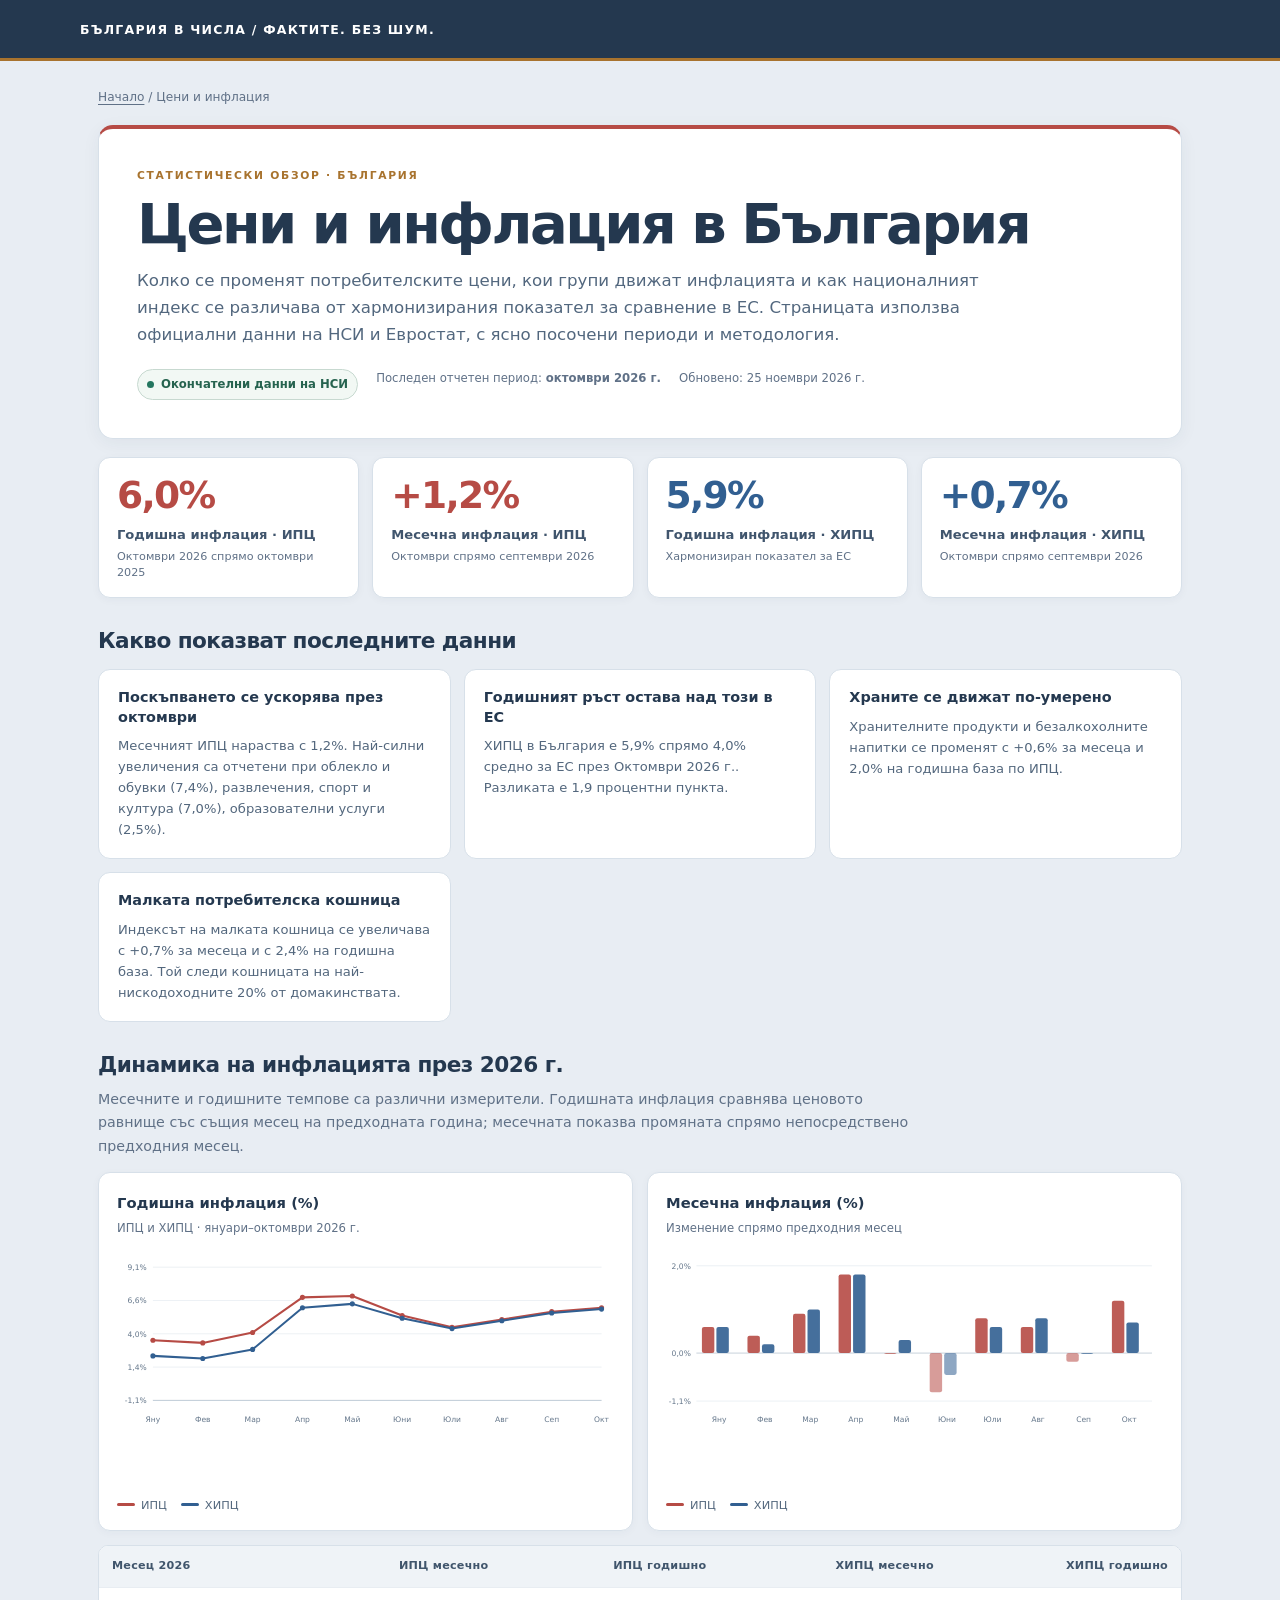
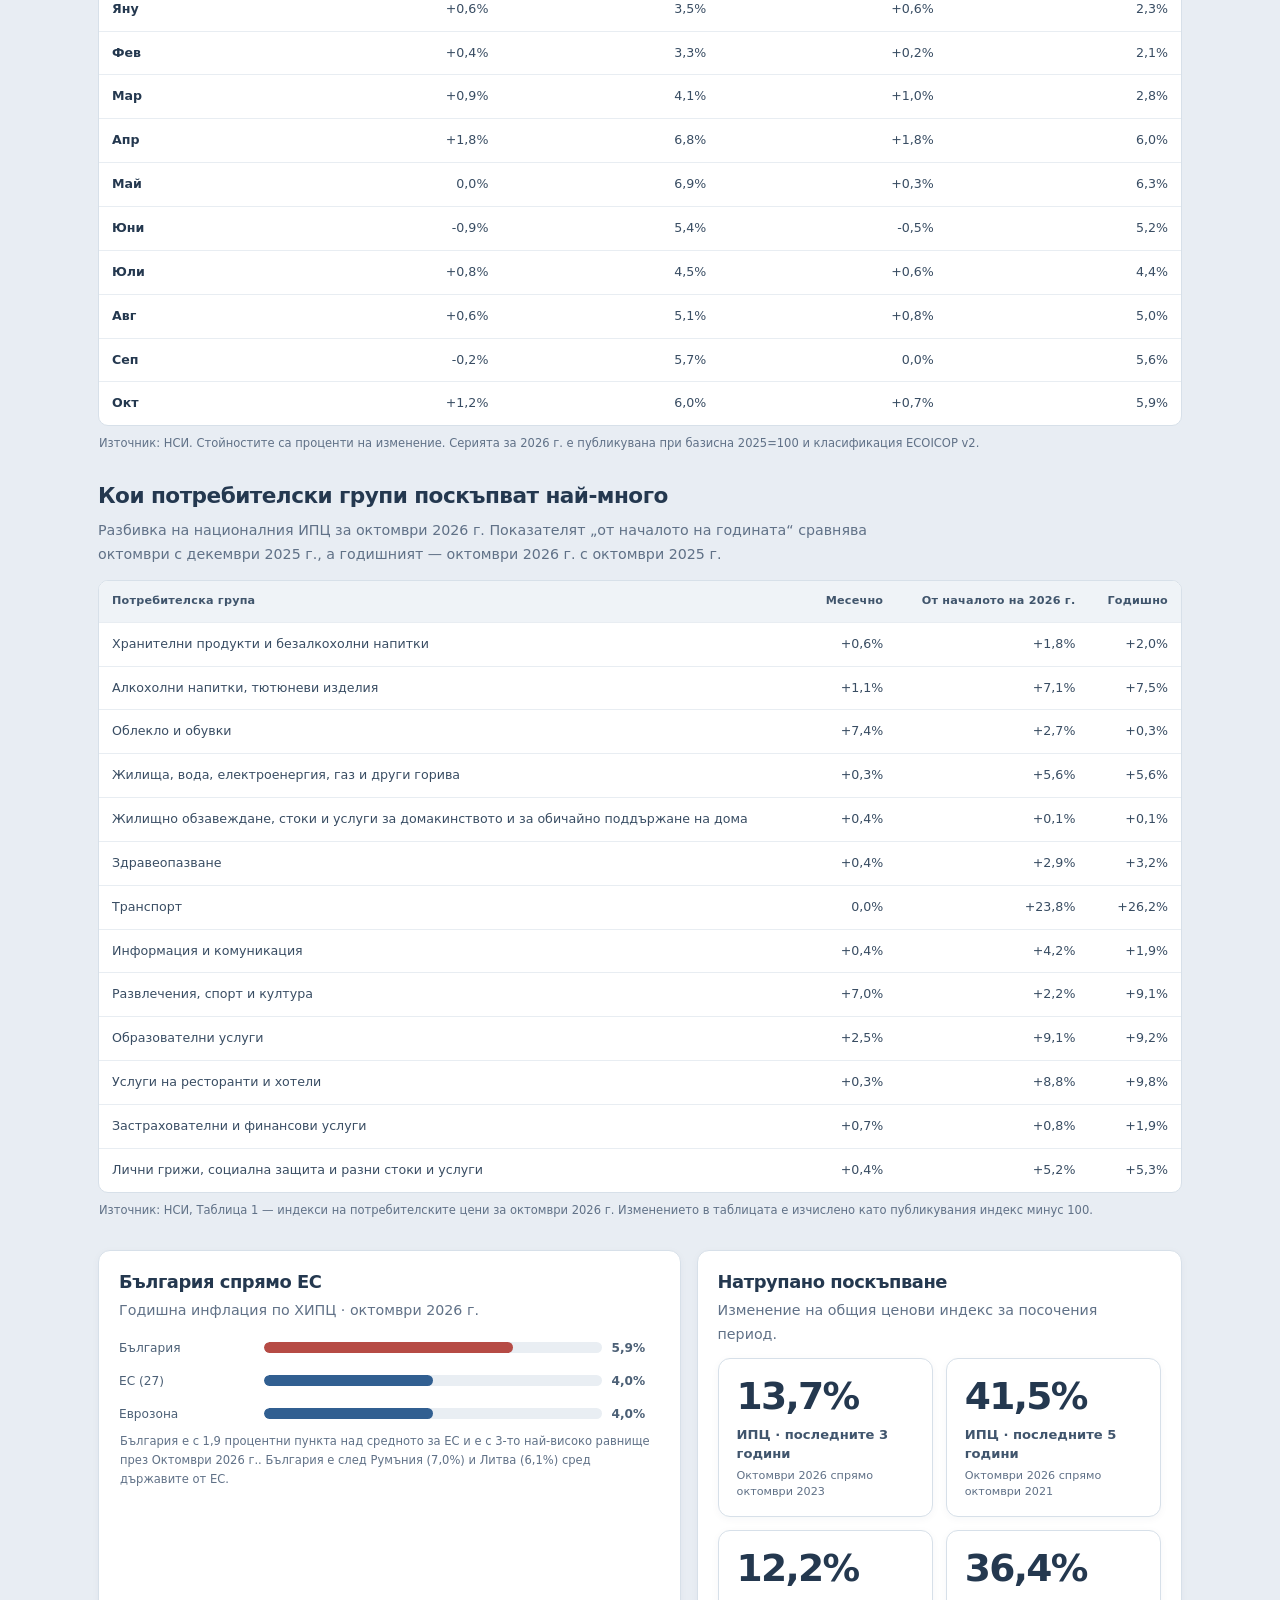
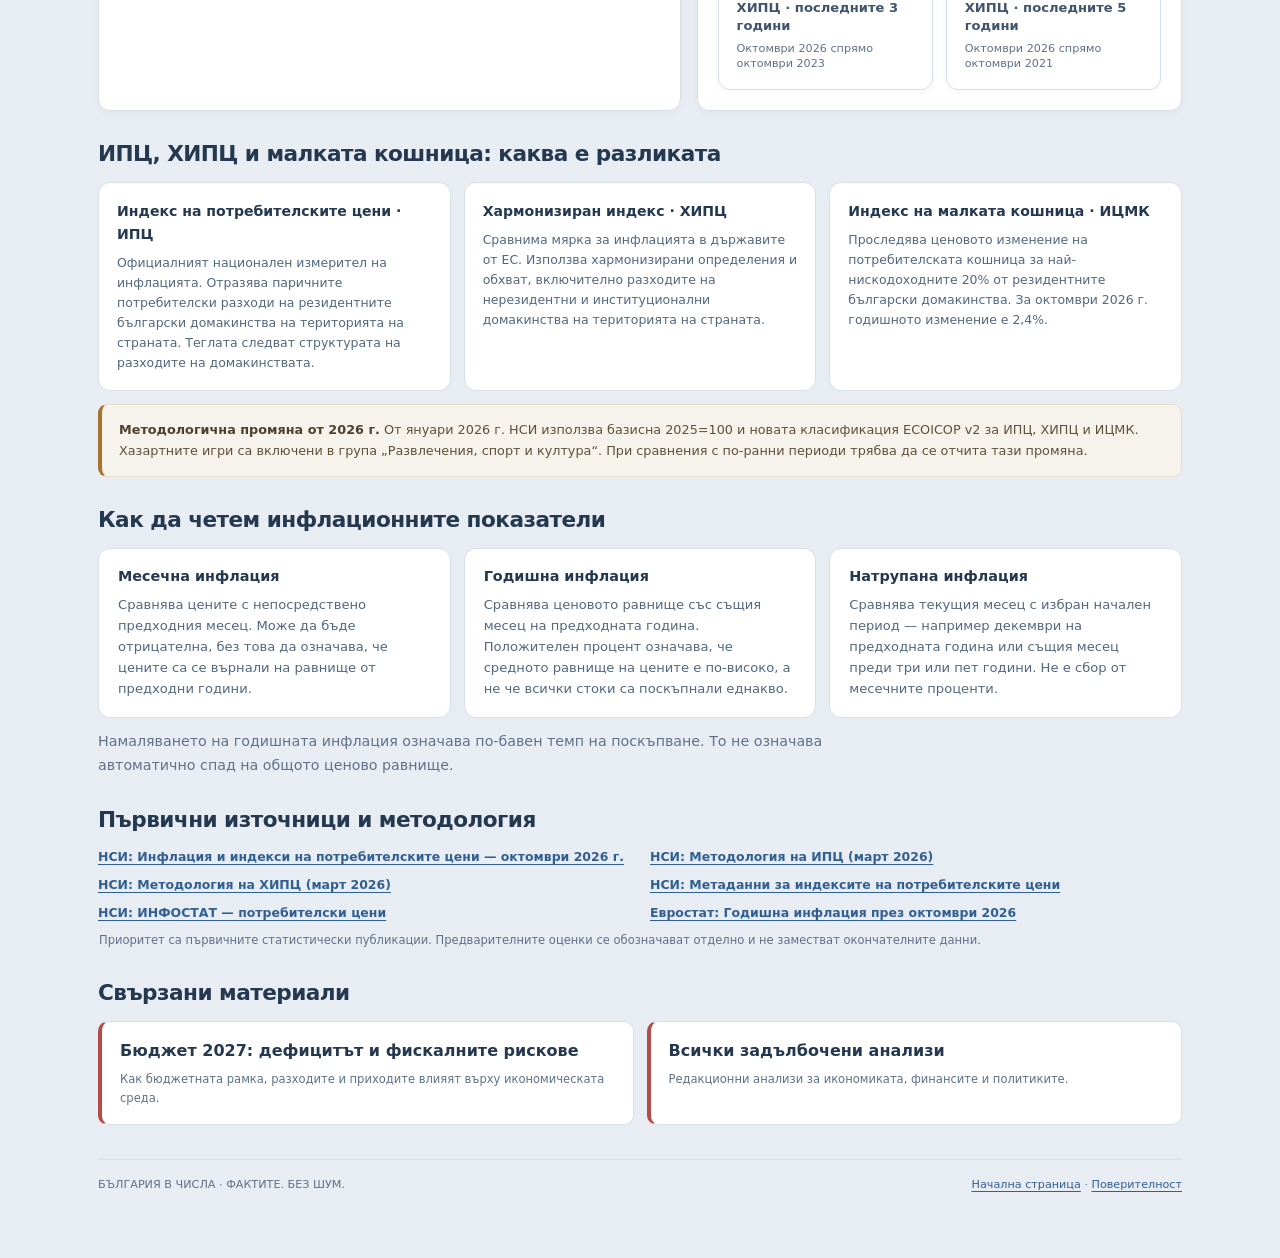
<file: tseni-i-inflatsia/index.html>
<!doctype html>
<html lang="bg">
<head>
<meta charset="utf-8">
<meta name="viewport" content="width=device-width,initial-scale=1">
<title>Цени и инфлация в България – актуални данни и графики</title>
<meta name="description" content="Актуални данни за инфлацията в България: ИПЦ, ХИПЦ, месечно и годишно изменение, цени по групи, методология и официални източници на НСИ и Евростат.">
<meta name="robots" content="index,follow">
<link rel="canonical" href="https://bgvchisla.com/tseni-i-inflatsia/">
<meta property="og:type" content="website">
<meta property="og:locale" content="bg_BG">
<meta property="og:site_name" content="БЪЛГАРИЯ В ЧИСЛА">
<meta property="og:title" content="Цени и инфлация в България – актуални данни и графики">
<meta property="og:description" content="ИПЦ, ХИПЦ, цени по потребителски групи, сравнение с ЕС и методология от НСИ и Евростат.">
<link rel="stylesheet" href="/assets/design-system.css">
<script type="application/ld+json">
{
  "@context":"https://schema.org",
  "@type":"WebPage",
  "name":"Цени и инфлация в България",
  "description":"Актуални официални данни и анализ на потребителските цени в България.",
  "inLanguage":"bg",
  "url":"https://bgvchisla.com/tseni-i-inflatsia/",
  "isPartOf":{"@type":"WebSite","name":"БЪЛГАРИЯ В ЧИСЛА","url":"https://bgvchisla.com/"}
}
</script>
<style>
:root{--navy:#24384f;--blue:#315f91;--green:#24765f;--red:#b64b45;--gold:#a8732e;--paper:#e8edf3;--card:#fff;--ink:#263548;--muted:#607187;--line:#d7e0e9}
*{box-sizing:border-box}
body{margin:0;background:var(--paper);color:var(--ink);font:16px/1.65 Inter,system-ui,-apple-system,"Segoe UI",sans-serif}
a{color:var(--blue);text-underline-offset:3px}
a:hover{color:var(--navy)}
.site-header{background:var(--navy);border-bottom:3px solid var(--gold);padding:16px max(18px,calc((100% - 1120px)/2))}
.site-header a{color:#fff;text-decoration:none;font-size:.78rem;font-weight:850;letter-spacing:.1em}
.shell{max-width:1120px;margin:0 auto;padding:26px 18px 64px}
.breadcrumb{font-size:.76rem;color:var(--muted);margin:0 0 18px}
.breadcrumb a{color:var(--muted)}
.hero{background:#fff;border:1px solid var(--line);border-top:4px solid var(--red);border-radius:15px;padding:clamp(22px,4vw,38px);box-shadow:0 4px 18px rgba(36,56,79,.055)}
.kicker{color:var(--gold);font-size:.67rem;font-weight:900;letter-spacing:.16em;text-transform:uppercase}
h1{margin:9px 0 12px;color:var(--navy);font-size:clamp(2rem,5vw,3.5rem);line-height:1.08;letter-spacing:-.045em}
.hero-lead{max-width:850px;margin:0;color:#52677e;font-size:1.04rem;line-height:1.65}
.meta-line{display:flex;flex-wrap:wrap;gap:8px 18px;margin-top:20px;color:var(--muted);font-size:.73rem}
.status{display:inline-flex;align-items:center;gap:7px;border:1px solid #c7d9d0;background:#f2f8f4;color:#26634f;padding:5px 9px;border-radius:99px;font-weight:750}
.status:before{content:"";width:7px;height:7px;border-radius:50%;background:var(--green)}
.kpi-grid{display:grid;grid-template-columns:repeat(4,minmax(0,1fr));gap:13px;margin:18px 0}
.kpi{background:#fff;border:1px solid var(--line);border-radius:12px;padding:17px 18px;min-width:0;box-shadow:0 2px 9px rgba(36,56,79,.04)}
.kpi .value{display:block;color:var(--navy);font-size:clamp(1.65rem,3.3vw,2.35rem);font-weight:820;line-height:1.1;letter-spacing:-.045em;font-variant-numeric:tabular-nums}
.kpi.red .value{color:var(--red)}.kpi.blue .value{color:var(--blue)}.kpi.green .value{color:var(--green)}.kpi.gold .value{color:var(--gold)}
.kpi .label{display:block;color:#40556d;font-size:.82rem;font-weight:700;line-height:1.4;margin-top:9px}
.kpi .note{display:block;color:var(--muted);font-size:.7rem;line-height:1.4;margin-top:5px}
.section{margin-top:30px}
.section-heading{margin:0 0 14px;color:var(--navy);font-size:1.35rem;letter-spacing:-.025em;line-height:1.25}
.section-intro{max-width:820px;color:var(--muted);font-size:.89rem;margin:-5px 0 14px}
.insight-grid{display:grid;grid-template-columns:repeat(3,minmax(0,1fr));gap:13px}
.insight{background:#fff;border:1px solid var(--line);border-radius:12px;padding:18px 19px}
.insight h3{font-size:.9rem;color:var(--navy);line-height:1.35;margin:0 0 8px}
.insight p{font-size:.82rem;color:#53677d;margin:0;line-height:1.6}
.insight strong{color:var(--navy)}
.chart-grid{display:grid;grid-template-columns:repeat(2,minmax(0,1fr));gap:14px}
.panel{background:#fff;border:1px solid var(--line);border-radius:12px;padding:18px 18px 16px;min-width:0;box-shadow:0 2px 9px rgba(36,56,79,.035)}
.panel h3{font-size:.92rem;color:var(--navy);margin:0 0 4px}
.panel .sub{font-size:.73rem;color:var(--muted);margin:0 0 13px}
.chart{min-height:240px;width:100%;overflow:hidden}
.chart svg{display:block;width:100%;height:auto;overflow:visible}
.chart text{font-family:Inter,system-ui,sans-serif;fill:#65778b;font-size:11px}
.chart .gridline{stroke:#e3e9ef;stroke-width:1}
.chart .axisline{stroke:#aebdcb;stroke-width:1}
.chart .cpi-line{stroke:var(--red);fill:none;stroke-width:3;stroke-linejoin:round;stroke-linecap:round}
.chart .hicp-line{stroke:var(--blue);fill:none;stroke-width:3;stroke-linejoin:round;stroke-linecap:round}
.chart .cpi-dot{fill:var(--red)}.chart .hicp-dot{fill:var(--blue)}
.chart .cpi-bar{fill:var(--red);opacity:.9}.chart .hicp-bar{fill:var(--blue);opacity:.9}.chart .negative{opacity:.55}
.legend{display:flex;flex-wrap:wrap;gap:14px;margin-top:4px;color:#53677d;font-size:.71rem}
.legend span{display:inline-flex;align-items:center;gap:6px}
.legend i{display:inline-block;width:18px;height:3px;border-radius:3px}
.legend .red{background:var(--red)}.legend .blue{background:var(--blue)}
.table-wrap{overflow-x:auto;border:1px solid var(--line);border-radius:10px;background:#fff}
table{border-collapse:collapse;width:100%;font-size:.79rem;min-width:620px}
th,td{padding:11px 13px;border-bottom:1px solid #e8edf2;text-align:right;white-space:nowrap}
th{background:#eff3f7;color:#40556c;font-size:.7rem;letter-spacing:.02em;font-weight:800}
th:first-child,td:first-child{text-align:left;white-space:normal}
td{font-variant-numeric:tabular-nums;color:#394d63}
tbody tr:last-child td{border-bottom:0}
tbody tr:hover{background:#f7f9fb}
td.emph{font-weight:800;color:var(--navy)}
.delta-up{color:#a74540;font-weight:750}.delta-down{color:var(--green);font-weight:750}
.table-note{font-size:.72rem;color:var(--muted);margin:8px 1px 0}
.comparison{display:grid;grid-template-columns:1.2fr 1fr;gap:16px;align-items:stretch}
.comparison .panel{padding:20px}
.compare-bars{display:grid;gap:13px;margin-top:15px}
.compare-row{display:grid;grid-template-columns:135px 1fr 48px;gap:10px;align-items:center;font-size:.76rem;color:#4c6076}
.compare-track{height:11px;background:#e9eef3;border-radius:50px;overflow:hidden}
.compare-fill{height:100%;background:var(--blue);border-radius:50px}
.compare-fill.bulgaria{background:var(--red)}
.method-grid{display:grid;grid-template-columns:repeat(3,minmax(0,1fr));gap:13px}
.method{background:#fff;border:1px solid var(--line);border-radius:12px;padding:17px 18px}
.method h3{color:var(--navy);font-size:.88rem;margin:0 0 7px}
.method p{font-size:.78rem;color:#53677d;margin:0;line-height:1.6}
.callout{background:#f6f3ec;border:1px solid #e6ddca;border-left:4px solid var(--gold);border-radius:9px;padding:15px 17px;color:#5f5038;font-size:.8rem;line-height:1.6}
.callout strong{color:#4d402d}
.sources{display:grid;grid-template-columns:repeat(2,minmax(0,1fr));gap:9px 20px;padding:0;margin:0;list-style:none}
.sources li{font-size:.78rem;line-height:1.5}
.sources a{font-weight:650}
.related{display:grid;grid-template-columns:repeat(2,minmax(0,1fr));gap:13px}
.related a{display:block;background:#fff;border:1px solid var(--line);border-left:4px solid var(--red);border-radius:10px;padding:16px 18px;color:var(--navy);text-decoration:none;font-weight:750}
.related a small{display:block;color:var(--muted);font-weight:500;font-size:.72rem;margin-top:6px}
.footer{margin-top:34px;border-top:1px solid var(--line);padding-top:16px;color:var(--muted);font-size:.7rem;display:flex;flex-wrap:wrap;justify-content:space-between;gap:8px}
@media(max-width:820px){.kpi-grid{grid-template-columns:repeat(2,minmax(0,1fr))}.insight-grid,.method-grid{grid-template-columns:1fr}.comparison{grid-template-columns:1fr}}
@media(max-width:680px){.shell{padding:18px 12px 42px}.chart-grid{grid-template-columns:1fr}.sources,.related{grid-template-columns:1fr}.hero{padding:21px 18px}.kpi{padding:14px}.panel{padding:15px 13px}.section{margin-top:25px}.compare-row{grid-template-columns:112px 1fr 42px}}
@media(prefers-reduced-motion:reduce){*{scroll-behavior:auto!important;transition:none!important}}
</style>
</head>
<body>
<header class="site-header"><a href="/">БЪЛГАРИЯ В ЧИСЛА <span aria-hidden="true">/</span> ФАКТИТЕ. БЕЗ ШУМ.</a></header>
<main class="shell">
<nav class="breadcrumb" aria-label="Навигация"><a href="/">Начало</a> / Цени и инфлация</nav>

<section class="hero">
 <div class="kicker">СТАТИСТИЧЕСКИ ОБЗОР · БЪЛГАРИЯ</div>
 <h1>Цени и инфлация в България</h1>
 <p class="hero-lead">Колко се променят потребителските цени, кои групи движат инфлацията и как националният индекс се различава от хармонизирания показател за сравнение в ЕС. Страницата използва официални данни на НСИ и Евростат, с ясно посочени периоди и методология.</p>
 <div class="meta-line">
  <span class="status" id="data-status">Окончателни данни на НСИ</span>
  <span>Последен отчетен период: <strong id="period-label">октомври 2026 г.</strong></span>
  <span>Обновено: <time id="last-updated" datetime="2026-11-25">25 ноември 2026 г.</time></span>
 </div>
</section>

<section class="kpi-grid" aria-label="Основни показатели за октомври 2026 г.">
 <article class="kpi red"><span class="value" id="cpi-annual">6,0%</span><span class="label">Годишна инфлация · ИПЦ</span><span class="note">Октомври 2026 спрямо октомври 2025</span></article>
 <article class="kpi red"><span class="value" id="cpi-monthly">+1,2%</span><span class="label">Месечна инфлация · ИПЦ</span><span class="note">Октомври спрямо септември 2026</span></article>
 <article class="kpi blue"><span class="value" id="hicp-annual">5,9%</span><span class="label">Годишна инфлация · ХИПЦ</span><span class="note">Хармонизиран показател за ЕС</span></article>
 <article class="kpi blue"><span class="value" id="hicp-monthly">+0,7%</span><span class="label">Месечна инфлация · ХИПЦ</span><span class="note">Октомври спрямо септември 2026</span></article>
</section>

<section class="section">
 <h2 class="section-heading">Какво показват последните данни</h2>
 <div class="insight-grid">
  <article class="insight">
   <h3>Поскъпването се ускорява през октомври</h3>
   <p id="insight-monthly">Месечният ИПЦ нараства с 1,2%. Най-силни увеличения са отчетени при облеклото и обувките (7,4%), развлеченията, спорта и културата (7,0%) и образователните услуги (2,5%).</p>
  </article>
  <article class="insight">
   <h3>Годишният ръст остава над този в ЕС</h3>
   <p id="insight-eu">ХИПЦ в България е 5,9% спрямо 4,0% средно за ЕС през октомври 2026 г. Разликата е 1,9 процентни пункта.</p>
  </article>
  <article class="insight">
   <h3>Храните се движат по-умерено</h3>
   <p id="insight-food">Хранителните продукти и безалкохолните напитки поскъпват с 0,6% за месеца и с 2,0% на годишна база по ИПЦ.</p>
  </article>
  <article class="insight">
   <h3>Малката потребителска кошница</h3>
   <p id="insight-small-basket">Индексът на малката кошница се увеличава с 0,7% за месеца и с 2,4% на годишна база. Той следи кошницата на най-нискодоходните 20% от домакинствата.</p>
  </article>
 </div>
</section>

<section class="section">
 <h2 class="section-heading">Динамика на инфлацията през 2026 г.</h2>
 <p class="section-intro">Месечните и годишните темпове са различни измерители. Годишната инфлация сравнява ценовото равнище със същия месец на предходната година; месечната показва промяната спрямо непосредствено предходния месец.</p>
 <div class="chart-grid">
  <article class="panel">
   <h3>Годишна инфлация (%)</h3>
   <p class="sub">ИПЦ и ХИПЦ · януари–октомври 2026 г.</p>
   <div class="chart" id="annual-chart" aria-live="polite"></div>
   <div class="legend"><span><i class="red"></i>ИПЦ</span><span><i class="blue"></i>ХИПЦ</span></div>
  </article>
  <article class="panel">
   <h3>Месечна инфлация (%)</h3>
   <p class="sub">Изменение спрямо предходния месец</p>
   <div class="chart" id="monthly-chart" aria-live="polite"></div>
   <div class="legend"><span><i class="red"></i>ИПЦ</span><span><i class="blue"></i>ХИПЦ</span></div>
  </article>
 </div>
 <div class="table-wrap" style="margin-top:14px">
  <table id="history-table">
   <thead><tr><th>Месец 2026</th><th>ИПЦ месечно</th><th>ИПЦ годишно</th><th>ХИПЦ месечно</th><th>ХИПЦ годишно</th></tr></thead>
   <tbody>
    <tr><td>Януари</td><td>+0,6%</td><td>3,5%</td><td>+0,6%</td><td>2,3%</td></tr>
    <tr><td>Февруари</td><td>+0,4%</td><td>3,3%</td><td>+0,2%</td><td>2,1%</td></tr>
    <tr><td>Март</td><td>+0,9%</td><td>4,1%</td><td>+1,0%</td><td>2,8%</td></tr>
    <tr><td>Април</td><td>+1,8%</td><td>6,8%</td><td>+1,8%</td><td>6,0%</td></tr>
    <tr><td>Май</td><td>0,0%</td><td>6,9%</td><td>+0,3%</td><td>6,3%</td></tr>
    <tr><td>Юни</td><td>−0,9%</td><td>5,4%</td><td>−0,5%</td><td>5,2%</td></tr>
    <tr><td>Юли</td><td>+0,8%</td><td>4,5%</td><td>+0,6%</td><td>4,4%</td></tr>
    <tr><td>Август</td><td>+0,6%</td><td>5,1%</td><td>+0,8%</td><td>5,0%</td></tr>
    <tr><td>Септември</td><td>−0,2%</td><td>5,7%</td><td>0,0%</td><td>5,6%</td></tr>
    <tr><td>Октомври</td><td>+1,2%</td><td>6,0%</td><td>+0,7%</td><td>5,9%</td></tr>
   </tbody>
  </table>
 </div>
 <p class="table-note">Източник: НСИ. Стойностите са проценти на изменение. Серията за 2026 г. е публикувана при базисна 2025=100 и класификация ECOICOP v2.</p>
</section>

<section class="section">
 <h2 class="section-heading">Кои потребителски групи поскъпват най-много</h2>
 <p class="section-intro">Разбивка на националния ИПЦ за октомври 2026 г. Показателят „от началото на годината“ сравнява октомври с декември 2025 г., а годишният — октомври 2026 г. с октомври 2025 г.</p>
 <div class="table-wrap">
  <table id="category-table">
   <thead><tr><th>Потребителска група</th><th>Месечно</th><th>От началото на 2026 г.</th><th>Годишно</th></tr></thead>
   <tbody>
    <tr><td>Хранителни продукти и безалкохолни напитки</td><td>+0,6%</td><td>+1,8%</td><td>+2,0%</td></tr>
    <tr><td>Алкохолни напитки и тютюневи изделия</td><td>+1,1%</td><td>+7,1%</td><td>+7,5%</td></tr>
    <tr><td>Облекло и обувки</td><td>+7,4%</td><td>+2,7%</td><td>+0,3%</td></tr>
    <tr><td>Жилища, вода, електроенергия, газ и други горива</td><td>+0,3%</td><td>+5,6%</td><td>+5,6%</td></tr>
    <tr><td>Жилищно обзавеждане и поддържане на дома</td><td>+0,4%</td><td>+0,1%</td><td>+0,1%</td></tr>
    <tr><td>Здравеопазване</td><td>+0,4%</td><td>+2,9%</td><td>+3,2%</td></tr>
    <tr><td>Транспорт</td><td>0,0%</td><td>+23,8%</td><td>+26,2%</td></tr>
    <tr><td>Информация и комуникация</td><td>+0,4%</td><td>+4,2%</td><td>+1,9%</td></tr>
    <tr><td>Развлечения, спорт и култура</td><td>+7,0%</td><td>+2,2%</td><td>+9,1%</td></tr>
    <tr><td>Образователни услуги</td><td>+2,5%</td><td>+9,1%</td><td>+9,2%</td></tr>
    <tr><td>Услуги на ресторанти и хотели</td><td>+0,3%</td><td>+8,8%</td><td>+9,8%</td></tr>
    <tr><td>Застрахователни и финансови услуги</td><td>+0,7%</td><td>+0,8%</td><td>+1,9%</td></tr>
    <tr><td>Лични грижи, социална защита и разни стоки и услуги</td><td>+0,4%</td><td>+5,2%</td><td>+5,3%</td></tr>
   </tbody>
  </table>
 </div>
 <p class="table-note">Източник: НСИ, Таблица 1 — индекси на потребителските цени за октомври 2026 г. Изменението в таблицата е изчислено като публикувания индекс минус 100.</p>
</section>

<section class="section comparison">
 <article class="panel">
  <h2 class="section-heading" style="font-size:1.12rem;margin-bottom:6px">България спрямо ЕС</h2>
  <p class="section-intro" style="margin:0">Годишна инфлация по ХИПЦ · октомври 2026 г.</p>
  <div class="compare-bars" id="comparison-bars">
   <div class="compare-row"><span>България</span><div class="compare-track"><div class="compare-fill bulgaria" style="width:73.75%"></div></div><strong>5,9%</strong></div>
   <div class="compare-row"><span>ЕС (27)</span><div class="compare-track"><div class="compare-fill" style="width:50%"></div></div><strong>4,0%</strong></div>
   <div class="compare-row"><span>Еврозона</span><div class="compare-track"><div class="compare-fill" style="width:50%"></div></div><strong>4,0%</strong></div>
  </div>
  <p class="table-note" id="comparison-note">България е с 1,9 процентни пункта над средното за ЕС и е с третото най-високо годишно равнище сред държавите членки през октомври 2026 г.</p>
 </article>
 <article class="panel">
  <h2 class="section-heading" style="font-size:1.12rem;margin-bottom:6px">Натрупано поскъпване</h2>
  <p class="section-intro" style="margin:0 0 12px">Изменение на общия ценови индекс за посочения период.</p>
  <div class="kpi-grid" style="grid-template-columns:repeat(2,minmax(0,1fr));margin:0">
   <div class="kpi"><span class="value" id="cpi-3y">13,7%</span><span class="label">ИПЦ · последните 3 години</span><span class="note">Октомври 2026 спрямо октомври 2023</span></div>
   <div class="kpi"><span class="value" id="cpi-5y">41,5%</span><span class="label">ИПЦ · последните 5 години</span><span class="note">Октомври 2026 спрямо октомври 2021</span></div>
   <div class="kpi"><span class="value" id="hicp-3y">12,2%</span><span class="label">ХИПЦ · последните 3 години</span><span class="note">Октомври 2026 спрямо октомври 2023</span></div>
   <div class="kpi"><span class="value" id="hicp-5y">36,4%</span><span class="label">ХИПЦ · последните 5 години</span><span class="note">Октомври 2026 спрямо октомври 2021</span></div>
  </div>
 </article>
</section>

<section class="section">
 <h2 class="section-heading">ИПЦ, ХИПЦ и малката кошница: каква е разликата</h2>
 <div class="method-grid">
  <article class="method"><h3>Индекс на потребителските цени · ИПЦ</h3><p>Официалният национален измерител на инфлацията. Отразява паричните потребителски разходи на резидентните български домакинства на територията на страната. Теглата следват структурата на разходите на домакинствата.</p></article>
  <article class="method"><h3>Хармонизиран индекс · ХИПЦ</h3><p>Сравнима мярка за инфлацията в държавите от ЕС. Използва хармонизирани определения и обхват, включително разходите на нерезидентни и институционални домакинства на територията на страната.</p></article>
  <article class="method"><h3>Индекс на малката кошница · ИЦМК</h3><p>Проследява ценовото изменение на потребителската кошница за най-нискодоходните 20% от резидентните български домакинства. За октомври 2026 г. годишното изменение е 2,4%.</p></article>
 </div>
 <div class="callout" style="margin-top:13px">
  <strong>Методологична промяна от 2026 г.</strong> От януари 2026 г. НСИ използва базисна 2025=100 и новата класификация ECOICOP v2 за ИПЦ, ХИПЦ и ИЦМК. Хазартните игри са включени в група „Развлечения, спорт и култура“. При сравнения с по-ранни периоди трябва да се отчита тази промяна.
 </div>
</section>

<section class="section">
 <h2 class="section-heading">Как да четем инфлационните показатели</h2>
 <div class="insight-grid">
  <article class="insight"><h3>Месечна инфлация</h3><p>Сравнява цените с непосредствено предходния месец. Може да бъде отрицателна, без това да означава, че цените са се върнали на равнище от предходни години.</p></article>
  <article class="insight"><h3>Годишна инфлация</h3><p>Сравнява ценовото равнище със същия месец на предходната година. Положителен процент означава, че средното равнище на цените е по-високо, а не че всички стоки са поскъпнали еднакво.</p></article>
  <article class="insight"><h3>Натрупана инфлация</h3><p>Сравнява текущия месец с избран начален период — например декември на предходната година или същия месец преди три или пет години. Не е сбор от месечните проценти.</p></article>
 </div>
 <p class="section-intro" style="margin-top:12px">Намаляването на годишната инфлация означава по-бавен темп на поскъпване. То не означава автоматично спад на общото ценово равнище.</p>
</section>

<section class="section">
 <h2 class="section-heading">Първични източници и методология</h2>
 <ul class="sources" id="source-list">
  <li><a href="https://www.nsi.bg/press-release/inflaciya-i-indeksi-na-potrebitelskite-ceni-9216">НСИ: окончателни данни за октомври 2026 г.</a></li>
  <li><a href="https://www.nsi.bg/sites/default/files/files/metadata/CPI_methodology_2026-BG.pdf">НСИ: методология на ИПЦ, актуализирана март 2026 г.</a></li>
  <li><a href="https://www.nsi.bg/sites/default/files/files/metadata/HICP_methodology_2026_BG.pdf">НСИ: методология на ХИПЦ, актуализирана март 2026 г.</a></li>
  <li><a href="https://www.nsi.bg/metadata/indeksi-na-potrebitelskite-ceni-ipc-57">НСИ: метаданни за индексите на потребителските цени</a></li>
  <li><a href="https://infostat.nsi.bg/infostat/pages/module.jsf?x_2=68">НСИ: ИНФОСТАТ — потребителски цени</a></li>
  <li><a href="https://ec.europa.eu/eurostat/web/products-euro-indicators/w/2-18112026-ap">Евростат: годишна инфлация през октомври 2026 г.</a></li>
 </ul>
 <p class="table-note">Приоритет са първичните статистически публикации. Предварителните оценки се обозначават отделно и не заместват окончателните данни.</p>
</section>

<section class="section">
 <h2 class="section-heading">Свързани материали</h2>
 <div class="related">
  <a href="/analizi/budget-2027/">Бюджет 2027: дефицитът и фискалните рискове<small>Как бюджетната рамка, разходите и приходите влияят върху икономическата среда.</small></a>
  <a href="/analizi/">Всички задълбочени анализи<small>Редакционни анализи за икономиката, финансите и политиките.</small></a>
 </div>
</section>

<footer class="footer">
 <span>БЪЛГАРИЯ В ЧИСЛА · ФАКТИТЕ. БЕЗ ШУМ.</span>
 <span><a href="/">Начална страница</a> · <a href="/privacy">Поверителност</a></span>
</footer>
</main>

<script>
(function(){
"use strict";
var nf=new Intl.NumberFormat("bg-BG",{minimumFractionDigits:1,maximumFractionDigits:1});
var $=function(id){return document.getElementById(id);};
var pct=function(v,sign){var n=nf.format(v)+"%";return sign&&v>0?"+"+n:n;};
var monthName=function(period){var p=period.split("-");var names=["","януари","февруари","март","април","май","юни","юли","август","септември","октомври","ноември","декември"];return names[Number(p[1])]+" "+p[0]+" г.";};
function node(tag,text,parent,cls){var e=document.createElement(tag);if(text!==undefined)e.textContent=text;if(parent)parent.appendChild(e);if(cls)e.className=cls;return e;}
function svgEl(svg,tag,attrs,text){var e=document.createElementNS("http://www.w3.org/2000/svg",tag);Object.keys(attrs).forEach(function(k){e.setAttribute(k,attrs[k]);});if(text!==undefined)e.textContent=text;svg.appendChild(e);return e;}
function lineChart(hostId,points,keyA,keyB,labelA,labelB,minValue,maxValue){
 var host=$(hostId);if(!host||!points||points.length<2)return;
 host.textContent="";
 var W=720,H=258,L=52,R=18,T=22,B=43;
 var values=[];points.forEach(function(p){values.push(p[keyA],p[keyB]);});
 var min=minValue===undefined?Math.min.apply(null,values):minValue;
 var max=maxValue===undefined?Math.max.apply(null,values):maxValue;
 var pad=(max-min||1)*.14;min-=pad;max+=pad;
 var x=function(i){return L+i*(W-L-R)/(points.length-1);};
 var y=function(v){return T+(max-v)*(H-T-B)/(max-min);};
 var svg=document.createElementNS("http://www.w3.org/2000/svg","svg");
 svg.setAttribute("viewBox","0 0 "+W+" "+H);svg.setAttribute("role","img");
 svg.setAttribute("aria-label",labelA+" и "+labelB+" по месеци");
 for(var g=0;g<=4;g++){var v=min+(max-min)*g/4;svgEl(svg,"line",{x1:L,x2:W-R,y1:y(v),y2:y(v),class:"gridline"});svgEl(svg,"text",{x:L-9,y:y(v)+4,"text-anchor":"end"},nf.format(v)+"%");}
 svgEl(svg,"line",{x1:L,x2:W-R,y1:H-B,y2:H-B,class:"axisline"});
 [[keyA,"cpi-line","cpi-dot"],[keyB,"hicp-line","hicp-dot"]].forEach(function(s){
  var d=points.map(function(p,i){return (i?"L":"M")+x(i)+" "+y(p[s[0]]);}).join(" ");
  svgEl(svg,"path",{d:d,class:s[1]});
  points.forEach(function(p,i){var circle=svgEl(svg,"circle",{cx:x(i),cy:y(p[s[0]]),r:3.7,class:s[2]});var title=document.createElementNS(svg.namespaceURI,"title");title.textContent=p.label+": "+nf.format(p[s[0]])+"%";circle.appendChild(title);});
 });
 var step=Math.max(1,Math.ceil(points.length/10));
 points.forEach(function(p,i){if(i%step===0||i===points.length-1)svgEl(svg,"text",{x:x(i),y:H-12,"text-anchor":"middle"},p.label);});
 host.appendChild(svg);
}
function monthlyChart(hostId,points){
 var host=$(hostId);if(!host||!points||!points.length)return;
 host.textContent="";
 var W=720,H=258,L=44,R=16,T=20,B=42,zeroY=156;
 var values=[];points.forEach(function(p){values.push(p.cpi_monthly,p.hicp_monthly);});
 var min=Math.min(-1,Math.min.apply(null,values)-.2),max=Math.max(2,Math.max.apply(null,values)+.2);
 var y=function(v){return T+(max-v)*(H-T-B)/(max-min);};
 var x=function(i){return L+i*(W-L-R)/points.length;};
 var svg=document.createElementNS("http://www.w3.org/2000/svg","svg");
 svg.setAttribute("viewBox","0 0 "+W+" "+H);svg.setAttribute("role","img");
 svg.setAttribute("aria-label","Месечна инфлация по ИПЦ и ХИПЦ");
 [min,0,max].forEach(function(v){svgEl(svg,"line",{x1:L,x2:W-R,y1:y(v),y2:y(v),class:v===0?"axisline":"gridline"});svgEl(svg,"text",{x:L-8,y:y(v)+4,"text-anchor":"end"},nf.format(v)+"%");});
 points.forEach(function(p,i){
  var group=x(i)+8,base=y(0),barW=Math.min(18,(W-L-R)/points.length*.28);
  [[p.cpi_monthly,"cpi-bar"],[p.hicp_monthly,"hicp-bar"]].forEach(function(item,j){
   var val=item[0],top=Math.min(base,y(val)),height=Math.max(1,Math.abs(y(val)-base));
   var rect=svgEl(svg,"rect",{x:group+j*(barW+3),y:top,width:barW,height:height,rx:3,class:item[1]+(val<0?" negative":"")});
   var title=document.createElementNS(svg.namespaceURI,"title");title.textContent=p.label+": "+(j===0?"ИПЦ ":"ХИПЦ ")+nf.format(val)+"%";rect.appendChild(title);
  });
  svgEl(svg,"text",{x:x(i)+(W-L-R)/points.length/2,y:H-12,"text-anchor":"middle"},p.label);
 });
 host.appendChild(svg);
}
function render(data){
 var latest=data.latest,period=monthName(data.latest_period);
 $("period-label").textContent=period;
 $("cpi-annual").textContent=pct(latest.cpi.annual,false);
 $("cpi-monthly").textContent=pct(latest.cpi.monthly,true);
 $("hicp-annual").textContent=pct(latest.hicp.annual,false);
 $("hicp-monthly").textContent=pct(latest.hicp.monthly,true);
 $("cpi-3y").textContent=pct(latest.cpi.accumulated_3y,false);
 $("cpi-5y").textContent=pct(latest.cpi.accumulated_5y,false);
 $("hicp-3y").textContent=pct(latest.hicp.accumulated_3y,false);
 $("hicp-5y").textContent=pct(latest.hicp.accumulated_5y,false);
 $("data-status").textContent=data.latest_status||"Официални данни";
 if(data.last_updated){var date=new Date(data.last_updated);$("last-updated").textContent=date.toLocaleDateString("bg-BG",{day:"numeric",month:"long",year:"numeric"});}
 var topMonthly=(data.cpi_categories||[]).slice().sort(function(a,b){return b.monthly_change-a.monthly_change;}).slice(0,3);
 var topAnnual=(data.cpi_categories||[]).slice().sort(function(a,b){return b.annual_change-a.annual_change;}).slice(0,3);
 var food=(data.cpi_categories||[]).find(function(r){return r.category.indexOf("Хранителни")===0;});
 $("insight-monthly").textContent="Месечният ИПЦ нараства с "+pct(latest.cpi.monthly,false)+". Най-силни увеличения са отчетени при "+topMonthly.map(function(r){return r.category.toLowerCase()+" ("+pct(r.monthly_change,false)+")";}).join(", ")+".";
 $("insight-food").textContent=food?"Хранителните продукти и безалкохолните напитки се променят с "+pct(food.monthly_change,true)+" за месеца и "+pct(food.annual_change,false)+" на годишна база по ИПЦ.":"Публикуваната разбивка по потребителски групи не е налична.";
 var basket=latest.small_basket;
 if(basket)$("insight-small-basket").textContent="Индексът на малката кошница се увеличава с "+pct(basket.monthly,true)+" за месеца и с "+pct(basket.annual,false)+" на годишна база. Той следи кошницата на най-нискодоходните 20% от домакинствата.";
 var cmp=data.international_comparison;
 if(cmp){$("insight-eu").textContent="ХИПЦ в България е "+pct(cmp.bulgaria_hicp_annual,false)+" спрямо "+pct(cmp.eu27_hicp_annual,false)+" средно за ЕС през "+cmp.label+". Разликата е "+nf.format(cmp.difference_vs_eu_pp)+" процентни пункта.";
  $("comparison-note").textContent="България е с "+nf.format(cmp.difference_vs_eu_pp)+" процентни пункта над средното за ЕС и е с "+cmp.bulgaria_rank_eu+" през "+cmp.label+". "+(cmp.comparison_note||"");
  var compareHost=$("comparison-bars");compareHost.textContent="";
  [[ "България",cmp.bulgaria_hicp_annual,"bulgaria"],["ЕС (27)",cmp.eu27_hicp_annual,""],["Еврозона",cmp.euro_area_hicp_annual,""]].forEach(function(row){
   var line=node("div",undefined,compareHost,"compare-row");node("span",row[0],line);var track=node("div",undefined,line,"compare-track");var fill=node("div",undefined,track,"compare-fill "+row[2]);fill.style.width=(row[1]/8*100)+"%";node("strong",pct(row[1],false),line);
  });
 }
 var rowsHost=$("history-table").querySelector("tbody");rowsHost.textContent="";
 (data.history||[]).forEach(function(p){var row=node("tr",undefined,rowsHost);[p.label,pct(p.cpi_monthly,true),pct(p.cpi_yoy,false),pct(p.hicp_monthly,true),pct(p.hicp_yoy,false)].forEach(function(v,i){node("td",v,row,i===0?"emph":"");});});
 var catHost=$("category-table").querySelector("tbody");catHost.textContent="";
 (data.cpi_categories||[]).forEach(function(p){var row=node("tr",undefined,catHost);[p.category,pct(p.monthly_change,true),pct(p.ytd_change,true),pct(p.annual_change,true)].forEach(function(v,i){node("td",v,row,i===0?"":"");});});
 var points=data.history||[];
 lineChart("annual-chart",points,"cpi_yoy","hicp_yoy","ИПЦ","ХИПЦ",0,8);
 monthlyChart("monthly-chart",points);
 var sources=$("source-list");if(data.source_links&&data.source_links.length){sources.textContent="";data.source_links.forEach(function(item){var li=node("li",undefined,sources);var a=node("a",item.title,li);a.href=item.url;a.target="_blank";a.rel="noopener noreferrer";});}
}
fetch("/inflation.json",{cache:"no-store"}).then(function(r){if(!r.ok)throw new Error("HTTP "+r.status);return r.json();}).then(render).catch(function(e){console.warn("Официалният набор за инфлацията не можа да се обнови; показва се последният публикуван HTML.",e);});
})();
</script>
</body>
</html>
</file>
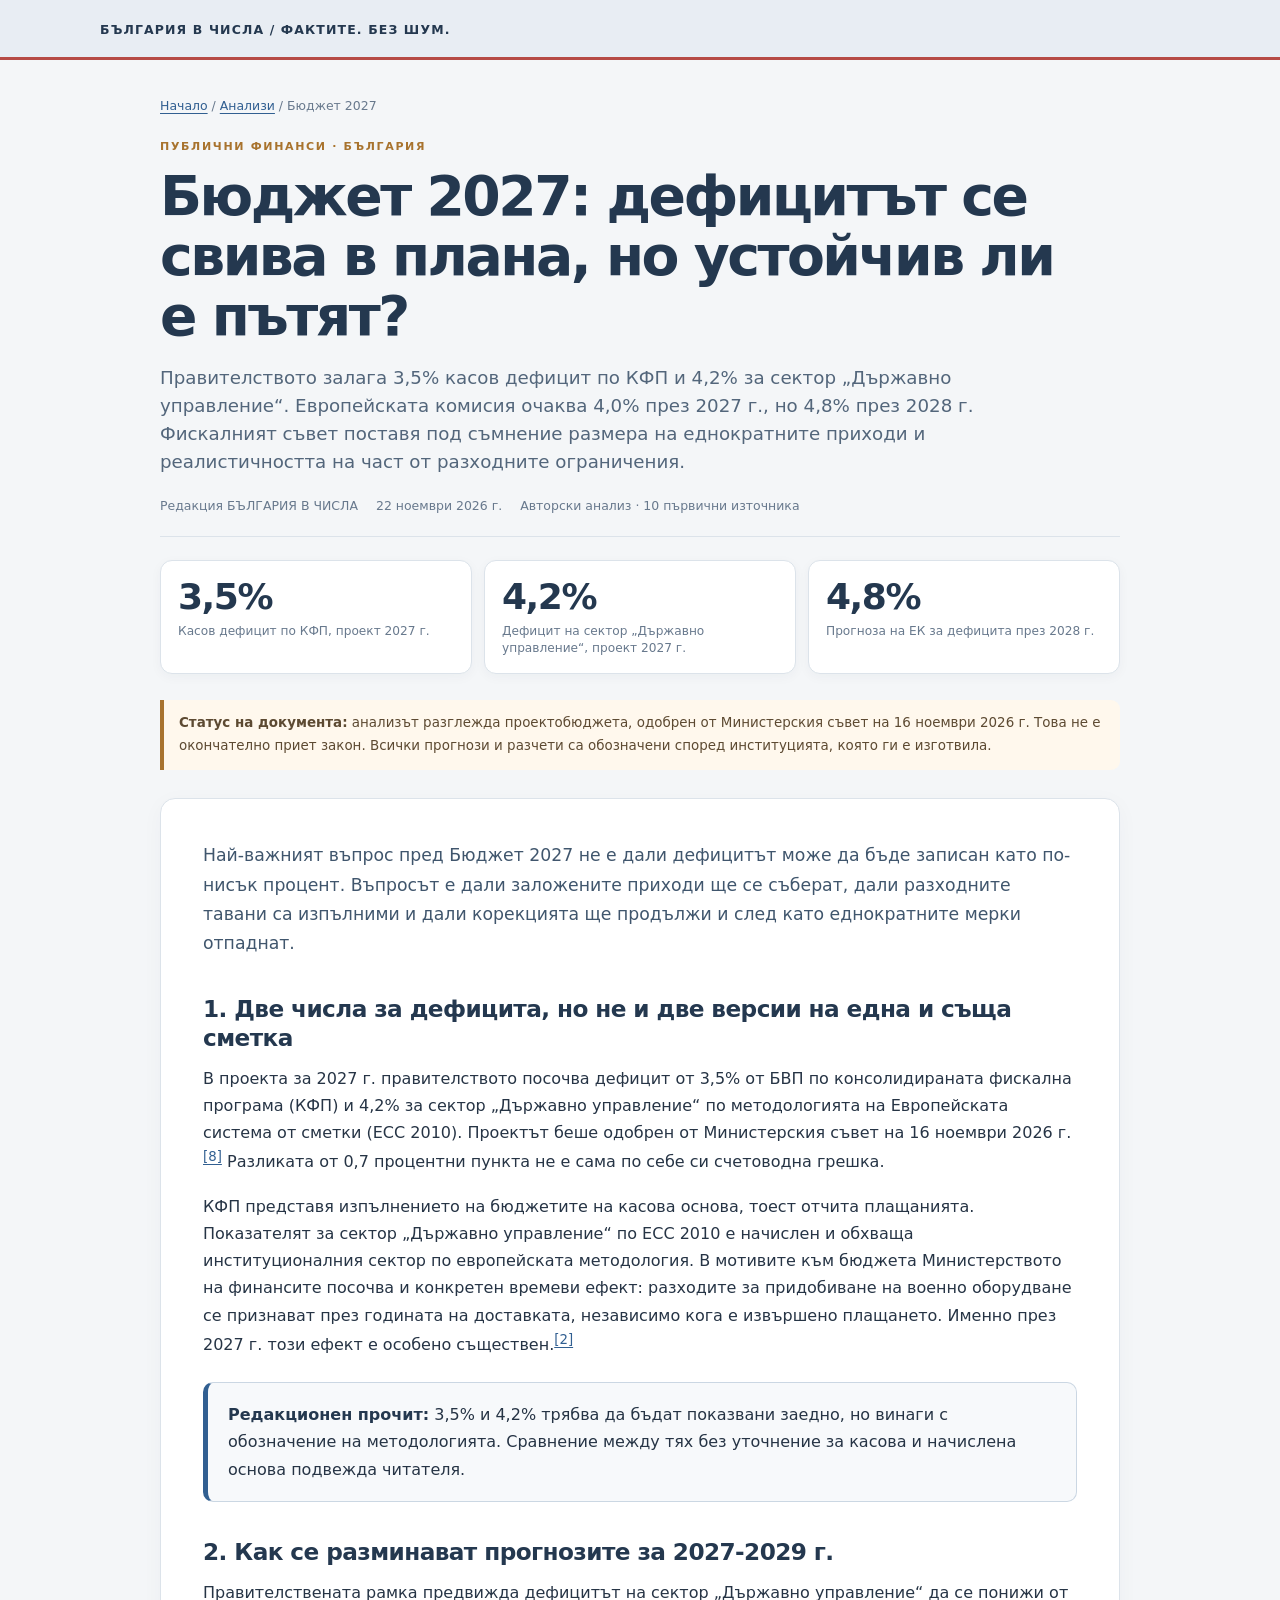
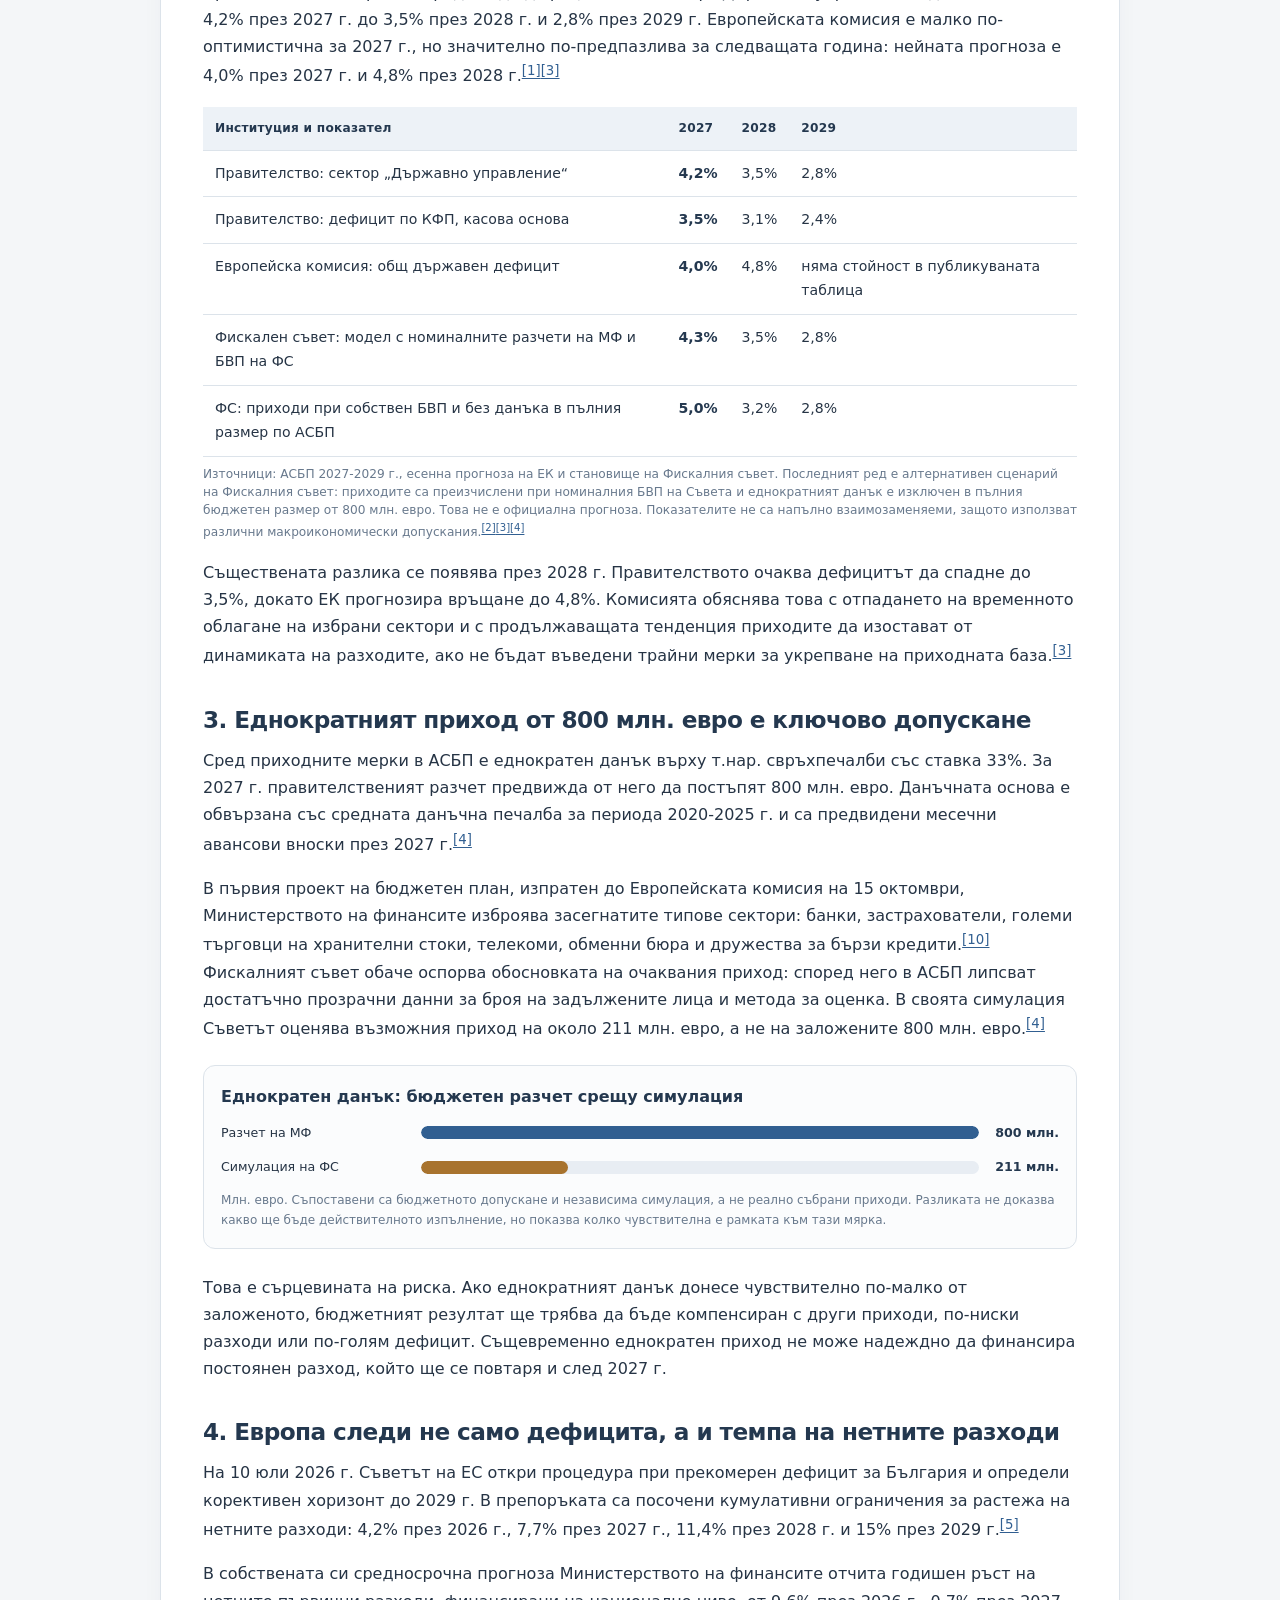
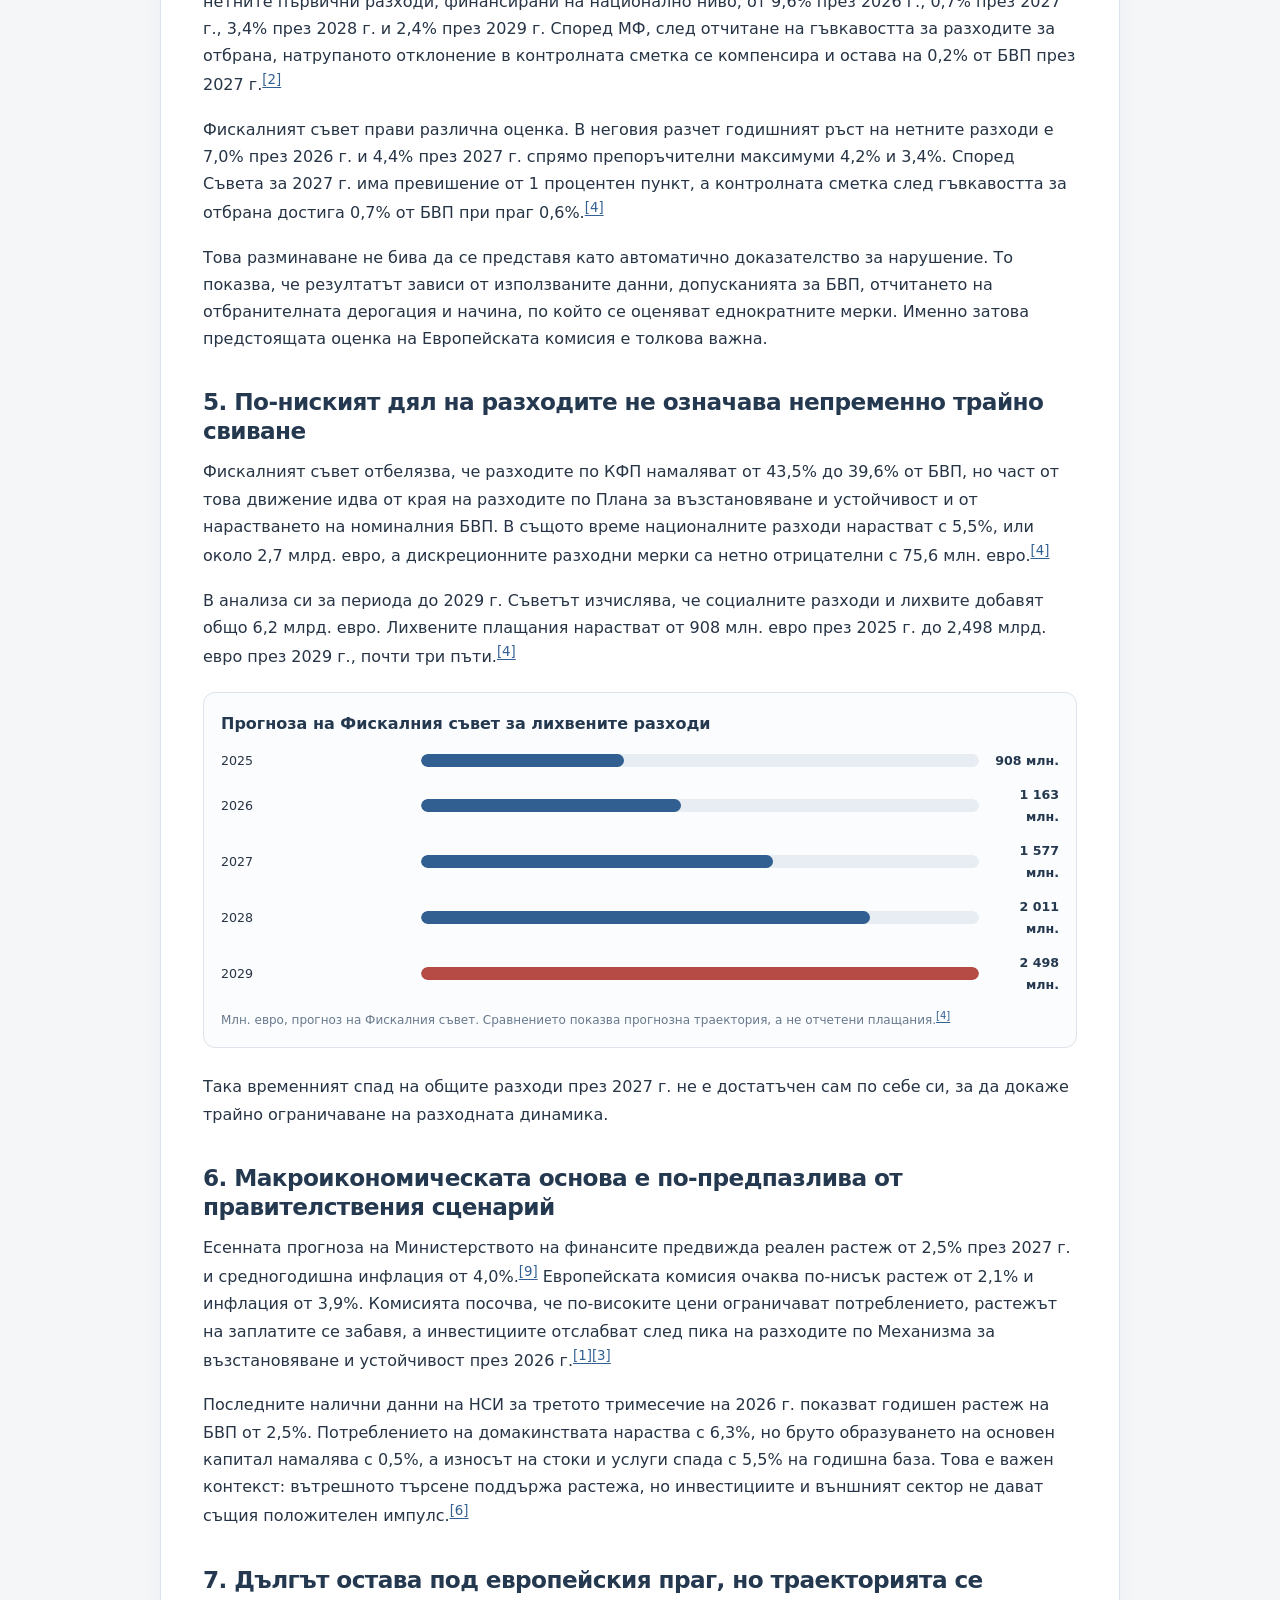
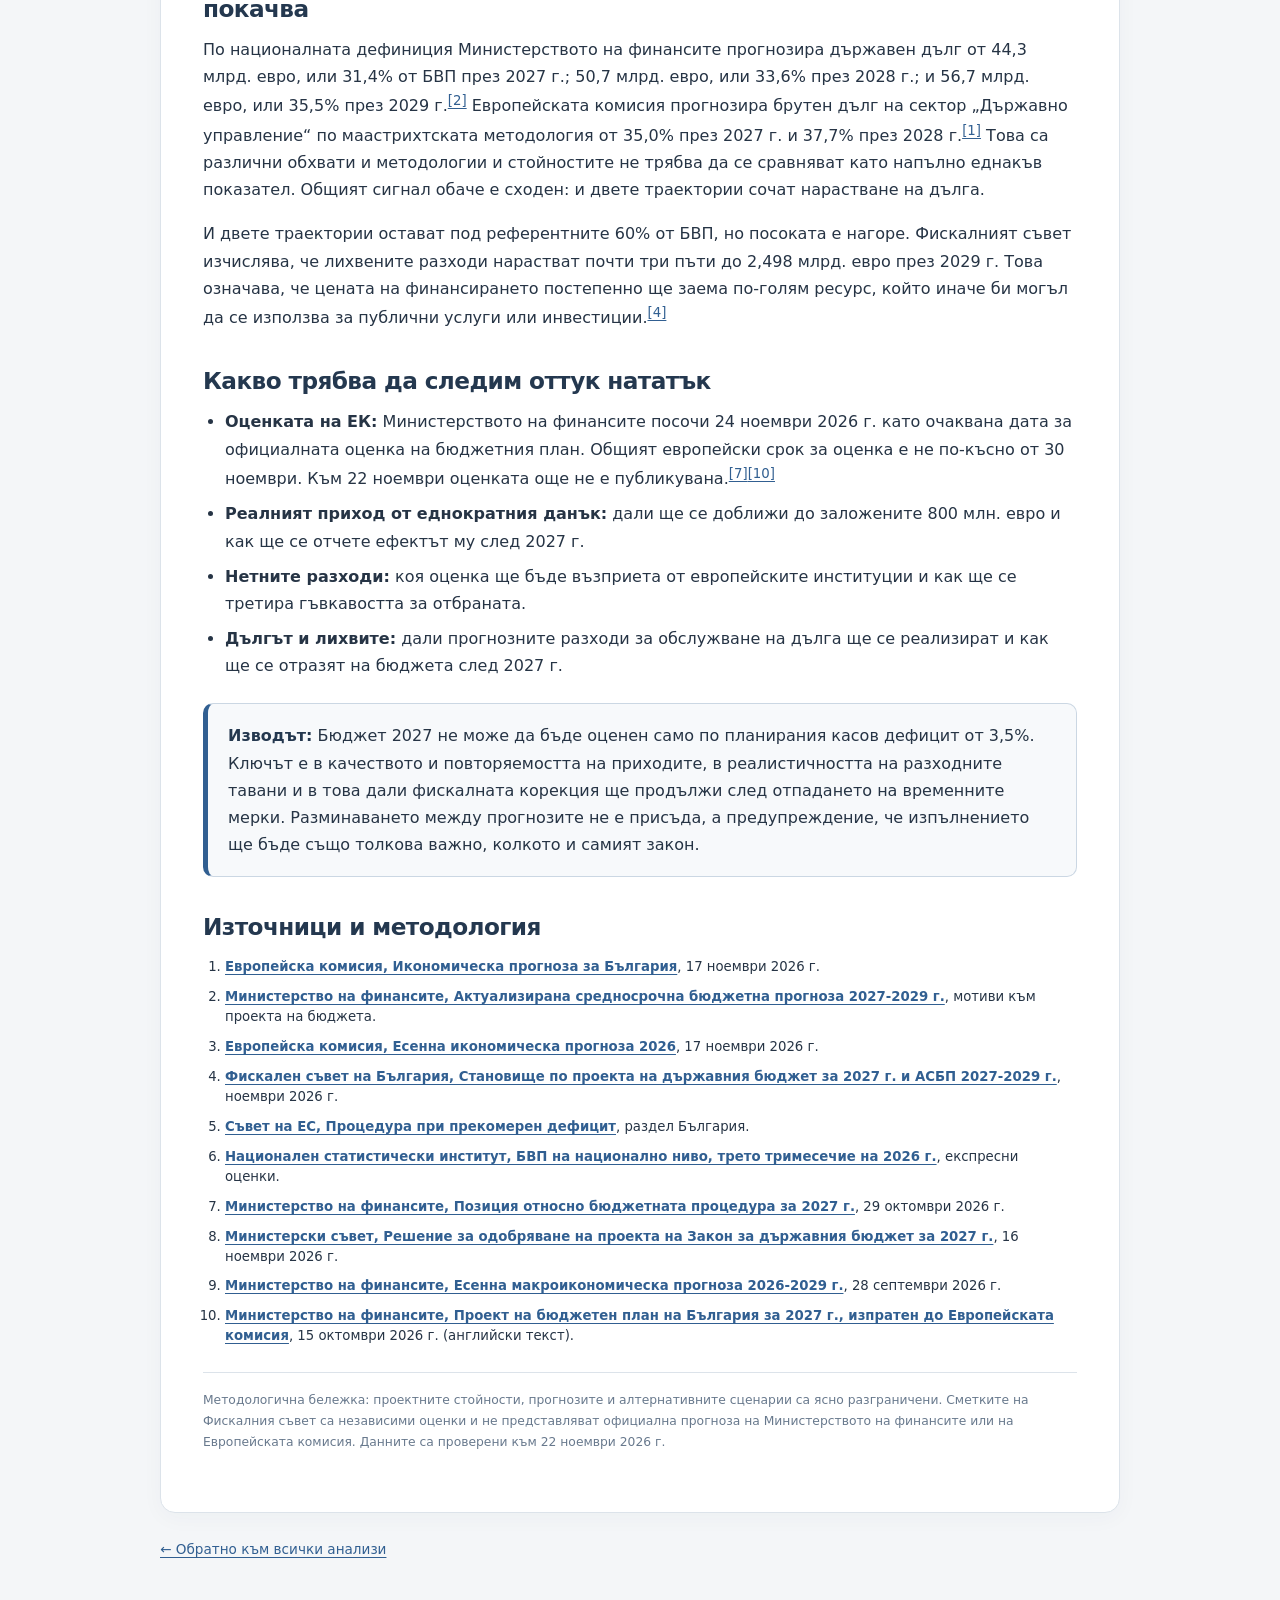
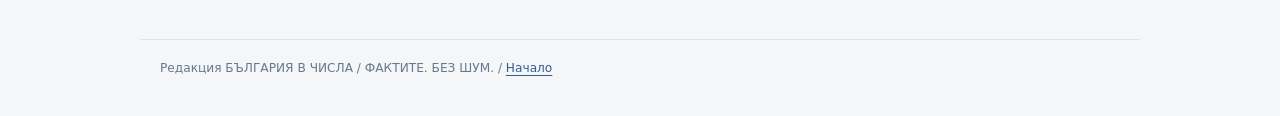
<file: analizi/budget-2027/index.html>
<!doctype html>
<html lang="bg">
<head>
<meta charset="utf-8">
<meta name="viewport" content="width=device-width,initial-scale=1">
<title>Бюджет 2027: дефицитът и фискалните рискове</title>
<meta name="description" content="Сравнение на бюджетната прогноза за 2027 г. с оценките на ЕК и Фискалния съвет: дефицит, еднократни приходи, разходи и държавен дълг.">
<meta name="robots" content="index,follow">
<link rel="canonical" href="https://bgvchisla.com/analizi/budget-2027/">
<meta property="og:type" content="article">
<meta property="og:locale" content="bg_BG">
<meta property="og:site_name" content="БЪЛГАРИЯ В ЧИСЛА">
<meta property="og:title" content="Бюджет 2027: дефицитът се свива в плана, но устойчив ли е пътят?">
<meta property="og:description" content="Три различни оценки за дефицита и един основен въпрос: колко от планираната консолидация е трайна?">
<style>
:root{--navy:#24384f;--blue:#315f91;--positive:#24765f;--risk:#b64b45;--gold:#a8732e;--paper:#f4f6f8;--card:#fff;--ink:#263445;--muted:#68798d;--line:#dce3ea}
*{box-sizing:border-box}
body{margin:0;background:var(--paper);color:var(--ink);font:16px/1.7 Inter,system-ui,-apple-system,"Segoe UI",sans-serif}
a{color:var(--blue);text-decoration-thickness:1px;text-underline-offset:3px}
a:hover{color:var(--navy)}
.site-header{background:#e8edf3;border-bottom:3px solid var(--risk);padding:15px max(18px,calc((100% - 1080px)/2))}
.site-header a{color:var(--navy);font-size:.78rem;font-weight:900;letter-spacing:.09em;text-decoration:none}
main{max-width:1000px;margin:0 auto;padding:35px 20px 64px}
.breadcrumb{font-size:.78rem;color:var(--muted);margin-bottom:22px}
.kicker{font-size:.69rem;font-weight:900;letter-spacing:.15em;color:var(--gold);text-transform:uppercase}
h1{max-width:900px;font-size:clamp(2rem,5.2vw,3.45rem);line-height:1.09;letter-spacing:-.045em;color:var(--navy);margin:9px 0 17px}
.dek{max-width:850px;font-size:1.14rem;line-height:1.55;color:#53667b;margin:0 0 18px}
.byline{display:flex;flex-wrap:wrap;gap:8px 18px;color:var(--muted);font-size:.78rem;border-bottom:1px solid var(--line);padding:0 0 20px;margin-bottom:23px}
.metrics{display:grid;grid-template-columns:repeat(3,minmax(0,1fr));gap:12px;margin:22px 0 26px}
.metric{background:var(--card);border:1px solid var(--line);border-radius:12px;padding:16px 17px;box-shadow:0 3px 12px #24384f0a}
.metric strong{display:block;color:var(--navy);font-size:clamp(1.6rem,4vw,2.25rem);line-height:1.1;letter-spacing:-.04em}
.metric span{display:block;color:var(--muted);font-size:.76rem;line-height:1.4;margin-top:7px}
.project-note{background:#fff8ed;border-left:4px solid var(--gold);padding:12px 15px;border-radius:0 9px 9px 0;font-size:.84rem;color:#5d4a32;margin:0 0 28px}
article{background:var(--card);border:1px solid var(--line);border-radius:15px;padding:clamp(20px,4vw,42px);box-shadow:0 5px 22px #24384f09}
article p{margin:0 0 17px}
article h2{font-size:1.45rem;line-height:1.25;color:var(--navy);margin:35px 0 13px;letter-spacing:-.025em}
article h3{font-size:1.04rem;color:var(--navy);margin:24px 0 8px}
article ul{padding-left:22px;margin:0 0 18px}
article li{margin:0 0 8px}
.lead-in{font-size:1.08rem;color:#40566d}
.callout{border:1px solid #cbd7e3;border-left:5px solid var(--blue);border-radius:10px;background:#f7f9fb;padding:18px 20px;margin:24px 0}
.callout strong{color:var(--navy)}
.table-wrap{overflow-x:auto;margin:17px 0 8px}
table{width:100%;border-collapse:collapse;font-size:.88rem;min-width:600px}
th,td{padding:11px 12px;text-align:left;vertical-align:top;border-bottom:1px solid var(--line)}
th{background:#edf2f7;color:var(--navy);font-size:.76rem;letter-spacing:.02em}
td strong{color:var(--navy)}
.small-note{font-size:.76rem;line-height:1.5;color:var(--muted);margin:8px 0 18px}
.chart{margin:22px 0 25px;border:1px solid var(--line);border-radius:12px;padding:17px;background:#fbfcfd}
.chart h3{margin:0 0 12px;font-size:1rem}
.bars{display:grid;gap:13px}
.bar-row{display:grid;grid-template-columns:minmax(115px,190px) 1fr 70px;align-items:center;gap:10px;font-size:.79rem}
.bar-track{height:13px;background:#e8edf3;border-radius:20px;overflow:hidden}
.bar-fill{height:100%;border-radius:20px;background:var(--blue)}
.bar-fill.gold{background:var(--gold)}
.bar-fill.red{background:var(--risk)}
.bar-value{font-weight:850;color:var(--navy);text-align:right;font-variant-numeric:tabular-nums}
.chart-caption{font-size:.75rem;color:var(--muted);margin:12px 0 0}
.source-list{padding-left:22px}
.source-list li{font-size:.83rem;line-height:1.5;margin:0 0 10px;overflow-wrap:anywhere}
.source-list a{font-weight:650}
.disclaimer{border-top:1px solid var(--line);margin-top:26px;padding-top:17px;color:var(--muted);font-size:.77rem}
.bottom-link{margin-top:25px;font-size:.85rem}
footer{max-width:1000px;margin:0 auto;padding:18px 20px 38px;border-top:1px solid var(--line);font-size:.76rem;color:var(--muted)}
@media(max-width:640px){
 main{padding:25px 14px 42px}
 .metrics{grid-template-columns:1fr;gap:8px}
 .metric{display:flex;align-items:center;justify-content:space-between;gap:14px;padding:12px 14px}
 .metric strong{font-size:1.65rem;white-space:nowrap}
 .metric span{max-width:58%;margin:0;text-align:right}
 article{padding:20px 16px}
 article h2{font-size:1.28rem;margin-top:29px}
 .bar-row{grid-template-columns:105px minmax(60px,1fr) 52px;gap:7px;font-size:.72rem}
 .chart{padding:13px}
}
@media(prefers-reduced-motion:reduce){*{scroll-behavior:auto!important}}
</style>
</head>
<body>
<header class="site-header"><a href="/">БЪЛГАРИЯ В ЧИСЛА <span aria-hidden="true">/</span> ФАКТИТЕ. БЕЗ ШУМ.</a></header>
<main>
<nav class="breadcrumb" aria-label="Навигация"><a href="/">Начало</a> / <a href="/analizi/">Анализи</a> / Бюджет 2027</nav>
<div class="kicker">Публични финанси · България</div>
<h1>Бюджет 2027: дефицитът се свива в плана, но устойчив ли е пътят?</h1>
<p class="dek">Правителството залага 3,5% касов дефицит по КФП и 4,2% за сектор „Държавно управление“. Европейската комисия очаква 4,0% през 2027 г., но 4,8% през 2028 г. Фискалният съвет поставя под съмнение размера на еднократните приходи и реалистичността на част от разходните ограничения.</p>
<div class="byline"><span>Редакция БЪЛГАРИЯ В ЧИСЛА</span><span>22 ноември 2026 г.</span><span>Авторски анализ · 10 първични източника</span></div>
<div class="metrics" aria-label="Основни показатели">
 <div class="metric"><strong>3,5%</strong><span>Касов дефицит по КФП, проект 2027 г.</span></div>
 <div class="metric"><strong>4,2%</strong><span>Дефицит на сектор „Държавно управление“, проект 2027 г.</span></div>
 <div class="metric"><strong>4,8%</strong><span>Прогноза на ЕК за дефицита през 2028 г.</span></div>
</div>
<p class="project-note"><strong>Статус на документа:</strong> анализът разглежда проектобюджета, одобрен от Министерския съвет на 16 ноември 2026 г. Това не е окончателно приет закон. Всички прогнози и разчети са обозначени според институцията, която ги е изготвила.</p>

<article>
<p class="lead-in">Най-важният въпрос пред Бюджет 2027 не е дали дефицитът може да бъде записан като по-нисък процент. Въпросът е дали заложените приходи ще се съберат, дали разходните тавани са изпълними и дали корекцията ще продължи и след като еднократните мерки отпаднат.</p>

<h2>1. Две числа за дефицита, но не и две версии на една и съща сметка</h2>
<p>В проекта за 2027 г. правителството посочва дефицит от 3,5% от БВП по консолидираната фискална програма (КФП) и 4,2% за сектор „Държавно управление“ по методологията на Европейската система от сметки (ЕСС 2010). Проектът беше одобрен от Министерския съвет на 16 ноември 2026 г.<sup><a href="#source-8">[8]</a></sup> Разликата от 0,7 процентни пункта не е сама по себе си счетоводна грешка.</p>
<p>КФП представя изпълнението на бюджетите на касова основа, тоест отчита плащанията. Показателят за сектор „Държавно управление“ по ЕСС 2010 е начислен и обхваща институционалния сектор по европейската методология. В мотивите към бюджета Министерството на финансите посочва и конкретен времеви ефект: разходите за придобиване на военно оборудване се признават през годината на доставката, независимо кога е извършено плащането. Именно през 2027 г. този ефект е особено съществен.<sup><a href="#source-2">[2]</a></sup></p>
<div class="callout"><strong>Редакционен прочит:</strong> 3,5% и 4,2% трябва да бъдат показвани заедно, но винаги с обозначение на методологията. Сравнение между тях без уточнение за касова и начислена основа подвежда читателя.</div>

<h2>2. Как се разминават прогнозите за 2027-2029 г.</h2>
<p>Правителствената рамка предвижда дефицитът на сектор „Държавно управление“ да се понижи от 4,2% през 2027 г. до 3,5% през 2028 г. и 2,8% през 2029 г. Европейската комисия е малко по-оптимистична за 2027 г., но значително по-предпазлива за следващата година: нейната прогноза е 4,0% през 2027 г. и 4,8% през 2028 г.<sup><a href="#source-1">[1]</a></sup><sup><a href="#source-3">[3]</a></sup></p>
<div class="table-wrap">
<table>
<thead><tr><th>Институция и показател</th><th>2027</th><th>2028</th><th>2029</th></tr></thead>
<tbody>
<tr><td>Правителство: сектор „Държавно управление“</td><td><strong>4,2%</strong></td><td>3,5%</td><td>2,8%</td></tr>
<tr><td>Правителство: дефицит по КФП, касова основа</td><td><strong>3,5%</strong></td><td>3,1%</td><td>2,4%</td></tr>
<tr><td>Европейска комисия: общ държавен дефицит</td><td><strong>4,0%</strong></td><td>4,8%</td><td>няма стойност в публикуваната таблица</td></tr>
<tr><td>Фискален съвет: модел с номиналните разчети на МФ и БВП на ФС</td><td><strong>4,3%</strong></td><td>3,5%</td><td>2,8%</td></tr>
<tr><td>ФС: приходи при собствен БВП и без данъка в пълния размер по АСБП</td><td><strong>5,0%</strong></td><td>3,2%</td><td>2,8%</td></tr>
</tbody>
</table>
</div>
<p class="small-note">Източници: АСБП 2027-2029 г., есенна прогноза на ЕК и становище на Фискалния съвет. Последният ред е алтернативен сценарий на Фискалния съвет: приходите са преизчислени при номиналния БВП на Съвета и еднократният данък е изключен в пълния бюджетен размер от 800 млн. евро. Това не е официална прогноза. Показателите не са напълно взаимозаменяеми, защото използват различни макроикономически допускания.<sup><a href="#source-2">[2]</a></sup><sup><a href="#source-3">[3]</a></sup><sup><a href="#source-4">[4]</a></sup></p>
<p>Съществената разлика се появява през 2028 г. Правителството очаква дефицитът да спадне до 3,5%, докато ЕК прогнозира връщане до 4,8%. Комисията обяснява това с отпадането на временното облагане на избрани сектори и с продължаващата тенденция приходите да изостават от динамиката на разходите, ако не бъдат въведени трайни мерки за укрепване на приходната база.<sup><a href="#source-3">[3]</a></sup></p>

<h2>3. Еднократният приход от 800 млн. евро е ключово допускане</h2>
<p>Сред приходните мерки в АСБП е еднократен данък върху т.нар. свръхпечалби със ставка 33%. За 2027 г. правителственият разчет предвижда от него да постъпят 800 млн. евро. Данъчната основа е обвързана със средната данъчна печалба за периода 2020-2025 г. и са предвидени месечни авансови вноски през 2027 г.<sup><a href="#source-4">[4]</a></sup></p>
<p>В първия проект на бюджетен план, изпратен до Европейската комисия на 15 октомври, Министерството на финансите изброява засегнатите типове сектори: банки, застрахователи, големи търговци на хранителни стоки, телекоми, обменни бюра и дружества за бързи кредити.<sup><a href="#source-10">[10]</a></sup> Фискалният съвет обаче оспорва обосновката на очаквания приход: според него в АСБП липсват достатъчно прозрачни данни за броя на задължените лица и метода за оценка. В своята симулация Съветът оценява възможния приход на около 211 млн. евро, а не на заложените 800 млн. евро.<sup><a href="#source-4">[4]</a></sup></p>
<div class="chart">
 <h3>Еднократен данък: бюджетен разчет срещу симулация</h3>
 <div class="bars">
  <div class="bar-row"><span>Разчет на МФ</span><div class="bar-track"><div class="bar-fill" style="width:100%"></div></div><span class="bar-value">800 млн.</span></div>
  <div class="bar-row"><span>Симулация на ФС</span><div class="bar-track"><div class="bar-fill gold" style="width:26.4%"></div></div><span class="bar-value">211 млн.</span></div>
 </div>
 <p class="chart-caption">Млн. евро. Съпоставени са бюджетното допускане и независима симулация, а не реално събрани приходи. Разликата не доказва какво ще бъде действителното изпълнение, но показва колко чувствителна е рамката към тази мярка.</p>
</div>
<p>Това е сърцевината на риска. Ако еднократният данък донесе чувствително по-малко от заложеното, бюджетният резултат ще трябва да бъде компенсиран с други приходи, по-ниски разходи или по-голям дефицит. Същевременно еднократен приход не може надеждно да финансира постоянен разход, който ще се повтаря и след 2027 г.</p>

<h2>4. Европа следи не само дефицита, а и темпа на нетните разходи</h2>
<p>На 10 юли 2026 г. Съветът на ЕС откри процедура при прекомерен дефицит за България и определи корективен хоризонт до 2029 г. В препоръката са посочени кумулативни ограничения за растежа на нетните разходи: 4,2% през 2026 г., 7,7% през 2027 г., 11,4% през 2028 г. и 15% през 2029 г.<sup><a href="#source-5">[5]</a></sup></p>
<p>В собствената си средносрочна прогноза Министерството на финансите отчита годишен ръст на нетните първични разходи, финансирани на национално ниво, от 9,6% през 2026 г., 0,7% през 2027 г., 3,4% през 2028 г. и 2,4% през 2029 г. Според МФ, след отчитане на гъвкавостта за разходите за отбрана, натрупаното отклонение в контролната сметка се компенсира и остава на 0,2% от БВП през 2027 г.<sup><a href="#source-2">[2]</a></sup></p>
<p>Фискалният съвет прави различна оценка. В неговия разчет годишният ръст на нетните разходи е 7,0% през 2026 г. и 4,4% през 2027 г. спрямо препоръчителни максимуми 4,2% и 3,4%. Според Съвета за 2027 г. има превишение от 1 процентен пункт, а контролната сметка след гъвкавостта за отбрана достига 0,7% от БВП при праг 0,6%.<sup><a href="#source-4">[4]</a></sup></p>
<p>Това разминаване не бива да се представя като автоматично доказателство за нарушение. То показва, че резултатът зависи от използваните данни, допусканията за БВП, отчитането на отбранителната дерогация и начина, по който се оценяват еднократните мерки. Именно затова предстоящата оценка на Европейската комисия е толкова важна.</p>

<h2>5. По-ниският дял на разходите не означава непременно трайно свиване</h2>
<p>Фискалният съвет отбелязва, че разходите по КФП намаляват от 43,5% до 39,6% от БВП, но част от това движение идва от края на разходите по Плана за възстановяване и устойчивост и от нарастването на номиналния БВП. В същото време националните разходи нарастват с 5,5%, или около 2,7 млрд. евро, а дискреционните разходни мерки са нетно отрицателни с 75,6 млн. евро.<sup><a href="#source-4">[4]</a></sup></p>
<p>В анализа си за периода до 2029 г. Съветът изчислява, че социалните разходи и лихвите добавят общо 6,2 млрд. евро. Лихвените плащания нарастват от 908 млн. евро през 2025 г. до 2,498 млрд. евро през 2029 г., почти три пъти.<sup><a href="#source-4">[4]</a></sup></p>
<div class="chart">
 <h3>Прогноза на Фискалния съвет за лихвените разходи</h3>
 <div class="bars">
  <div class="bar-row"><span>2025</span><div class="bar-track"><div class="bar-fill" style="width:36.4%"></div></div><span class="bar-value">908 млн.</span></div>
  <div class="bar-row"><span>2026</span><div class="bar-track"><div class="bar-fill" style="width:46.6%"></div></div><span class="bar-value">1 163 млн.</span></div>
  <div class="bar-row"><span>2027</span><div class="bar-track"><div class="bar-fill" style="width:63.1%"></div></div><span class="bar-value">1 577 млн.</span></div>
  <div class="bar-row"><span>2028</span><div class="bar-track"><div class="bar-fill" style="width:80.5%"></div></div><span class="bar-value">2 011 млн.</span></div>
  <div class="bar-row"><span>2029</span><div class="bar-track"><div class="bar-fill red" style="width:100%"></div></div><span class="bar-value">2 498 млн.</span></div>
 </div>
 <p class="chart-caption">Млн. евро, прогноз на Фискалния съвет. Сравнението показва прогнозна траектория, а не отчетени плащания.<sup><a href="#source-4">[4]</a></sup></p>
</div>
<p>Така временният спад на общите разходи през 2027 г. не е достатъчен сам по себе си, за да докаже трайно ограничаване на разходната динамика.</p>

<h2>6. Макроикономическата основа е по-предпазлива от правителствения сценарий</h2>
<p>Есенната прогноза на Министерството на финансите предвижда реален растеж от 2,5% през 2027 г. и средногодишна инфлация от 4,0%.<sup><a href="#source-9">[9]</a></sup> Европейската комисия очаква по-нисък растеж от 2,1% и инфлация от 3,9%. Комисията посочва, че по-високите цени ограничават потреблението, растежът на заплатите се забавя, а инвестициите отслабват след пика на разходите по Механизма за възстановяване и устойчивост през 2026 г.<sup><a href="#source-1">[1]</a></sup><sup><a href="#source-3">[3]</a></sup></p>
<p>Последните налични данни на НСИ за третото тримесечие на 2026 г. показват годишен растеж на БВП от 2,5%. Потреблението на домакинствата нараства с 6,3%, но бруто образуването на основен капитал намалява с 0,5%, а износът на стоки и услуги спада с 5,5% на годишна база. Това е важен контекст: вътрешното търсене поддържа растежа, но инвестициите и външният сектор не дават същия положителен импулс.<sup><a href="#source-6">[6]</a></sup></p>

<h2>7. Дългът остава под европейския праг, но траекторията се покачва</h2>
<p>По националната дефиниция Министерството на финансите прогнозира държавен дълг от 44,3 млрд. евро, или 31,4% от БВП през 2027 г.; 50,7 млрд. евро, или 33,6% през 2028 г.; и 56,7 млрд. евро, или 35,5% през 2029 г.<sup><a href="#source-2">[2]</a></sup> Европейската комисия прогнозира брутен дълг на сектор „Държавно управление“ по маастрихтската методология от 35,0% през 2027 г. и 37,7% през 2028 г.<sup><a href="#source-1">[1]</a></sup> Това са различни обхвати и методологии и стойностите не трябва да се сравняват като напълно еднакъв показател. Общият сигнал обаче е сходен: и двете траектории сочат нарастване на дълга.</p>
<p>И двете траектории остават под референтните 60% от БВП, но посоката е нагоре. Фискалният съвет изчислява, че лихвените разходи нарастват почти три пъти до 2,498 млрд. евро през 2029 г. Това означава, че цената на финансирането постепенно ще заема по-голям ресурс, който иначе би могъл да се използва за публични услуги или инвестиции.<sup><a href="#source-4">[4]</a></sup></p>

<h2>Какво трябва да следим оттук нататък</h2>
<ul>
 <li><strong>Оценката на ЕК:</strong> Министерството на финансите посочи 24 ноември 2026 г. като очаквана дата за официалната оценка на бюджетния план. Общият европейски срок за оценка е не по-късно от 30 ноември. Към 22 ноември оценката още не е публикувана.<sup><a href="#source-7">[7]</a></sup><sup><a href="#source-10">[10]</a></sup></li>
 <li><strong>Реалният приход от еднократния данък:</strong> дали ще се доближи до заложените 800 млн. евро и как ще се отчете ефектът му след 2027 г.</li>
 <li><strong>Нетните разходи:</strong> коя оценка ще бъде възприета от европейските институции и как ще се третира гъвкавостта за отбраната.</li>
 <li><strong>Дългът и лихвите:</strong> дали прогнозните разходи за обслужване на дълга ще се реализират и как ще се отразят на бюджета след 2027 г.</li>
</ul>
<div class="callout"><strong>Изводът:</strong> Бюджет 2027 не може да бъде оценен само по планирания касов дефицит от 3,5%. Ключът е в качеството и повторяемостта на приходите, в реалистичността на разходните тавани и в това дали фискалната корекция ще продължи след отпадането на временните мерки. Разминаването между прогнозите не е присъда, а предупреждение, че изпълнението ще бъде също толкова важно, колкото и самият закон.</div>

<h2>Източници и методология</h2>
<ol class="source-list">
 <li id="source-1"><a href="https://economy-finance.ec.europa.eu/economic-surveillance-eu-member-states/country-pages-including-country-reports/bulgaria/economic-forecast-bulgaria_en" target="_blank" rel="noopener">Европейска комисия, Икономическа прогноза за България</a>, 17 ноември 2026 г.</li>
 <li id="source-2"><a href="https://www.minfin.bg/upload/65608/UMTBF-2027-2029-motivi.pdf" target="_blank" rel="noopener">Министерство на финансите, Актуализирана средносрочна бюджетна прогноза 2027-2029 г.</a>, мотиви към проекта на бюджета.</li>
 <li id="source-3"><a href="https://economy-finance.ec.europa.eu/economic-forecast-and-surveys/economic-forecasts/autumn-2026-economic-forecast-shows-continued-growth-amid-higher-inflation_en" target="_blank" rel="noopener">Европейска комисия, Есенна икономическа прогноза 2026</a>, 17 ноември 2026 г.</li>
 <li id="source-4"><a href="https://www.fiscal-council.bg/uploads/stanovishta/%D0%A1%D1%82%D0%B0%D0%BD%D0%BE%D0%B2%D0%B8%D1%89%D0%B5%20%D0%BF%D0%BE%20%D0%97%D0%94%D0%91%D0%A0%D0%91%202027%20%D0%B8%20%D0%90%D0%A1%D0%91%D0%9F%202027-2029.pdf" target="_blank" rel="noopener">Фискален съвет на България, Становище по проекта на държавния бюджет за 2027 г. и АСБП 2027-2029 г.</a>, ноември 2026 г.</li>
 <li id="source-5"><a href="https://www.consilium.europa.eu/bg/policies/excessive-deficit-procedure/" target="_blank" rel="noopener">Съвет на ЕС, Процедура при прекомерен дефицит</a>, раздел България.</li>
 <li id="source-6"><a href="https://www.nsi.bg/index.php/en/press-release/gross-domestic-product-gdp-national-level-9215" target="_blank" rel="noopener">Национален статистически институт, БВП на национално ниво, трето тримесечие на 2026 г.</a>, експресни оценки.</li>
 <li id="source-7"><a href="https://www.minfin.bg/bg/news/13556" target="_blank" rel="noopener">Министерство на финансите, Позиция относно бюджетната процедура за 2027 г.</a>, 29 октомври 2026 г.</li>
 <li id="source-8"><a href="https://www.government.bg/bg/prestsentar/zasedaniya-na-ms/dneven-red-na-zasedanie-na-ministerskiya-savet-na-16-11-2026-g" target="_blank" rel="noopener">Министерски съвет, Решение за одобряване на проекта на Закон за държавния бюджет за 2027 г.</a>, 16 ноември 2026 г.</li>
 <li id="source-9"><a href="https://www.minfin.bg/bg/news/815-1/13518" target="_blank" rel="noopener">Министерство на финансите, Есенна макроикономическа прогноза 2026-2029 г.</a>, 28 септември 2026 г.</li>
 <li id="source-10"><a href="https://economy-finance.ec.europa.eu/document/download/efafab61-9647-40f6-8912-6cda9c96964b_en?filename=2027_dbp_bg_en.pdf" target="_blank" rel="noopener">Министерство на финансите, Проект на бюджетен план на България за 2027 г., изпратен до Европейската комисия</a>, 15 октомври 2026 г. (английски текст).</li>
</ol>
<p class="disclaimer">Методологична бележка: проектните стойности, прогнозите и алтернативните сценарии са ясно разграничени. Сметките на Фискалния съвет са независими оценки и не представляват официална прогноза на Министерството на финансите или на Европейската комисия. Данните са проверени към 22 ноември 2026 г.</p>
</article>
<p class="bottom-link"><a href="/analizi/">← Обратно към всички анализи</a></p>
</main>
<footer>Редакция БЪЛГАРИЯ В ЧИСЛА / ФАКТИТЕ. БЕЗ ШУМ. / <a href="/">Начало</a></footer>
</body>
</html>
</file>
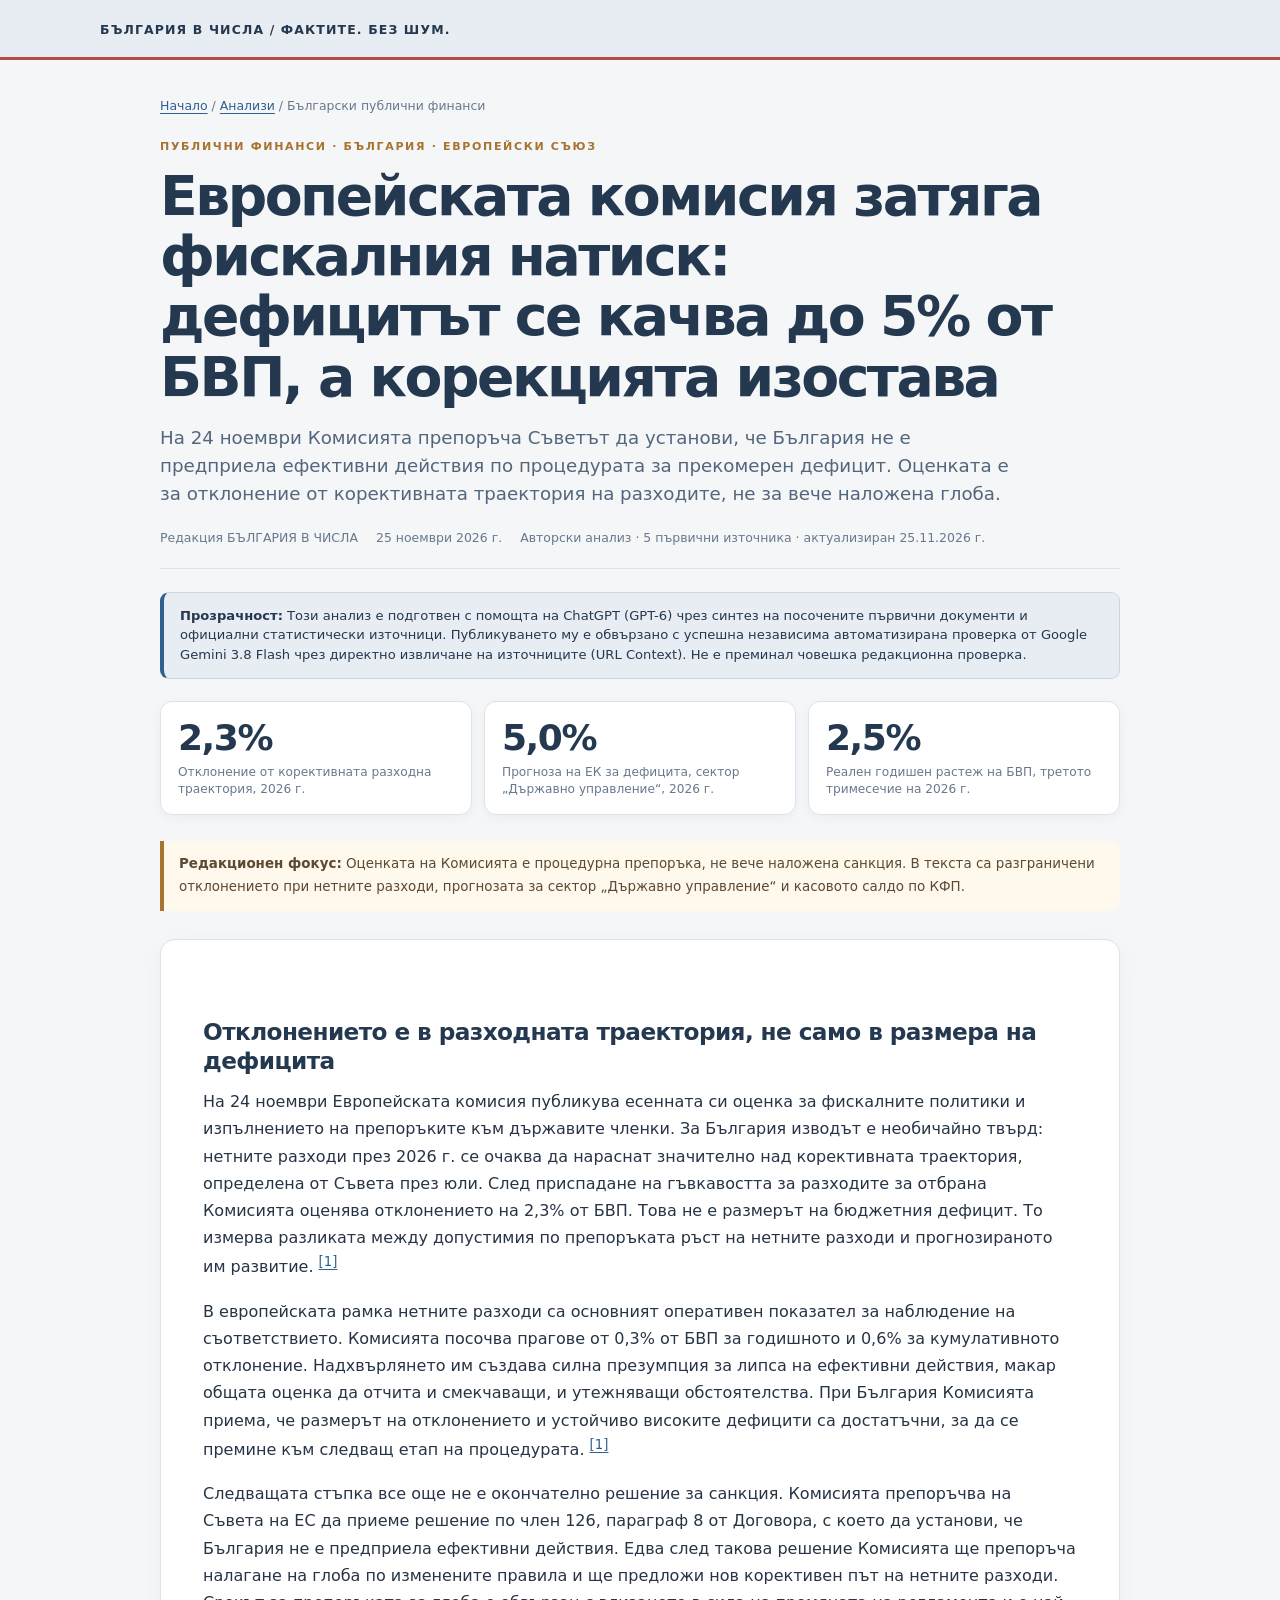
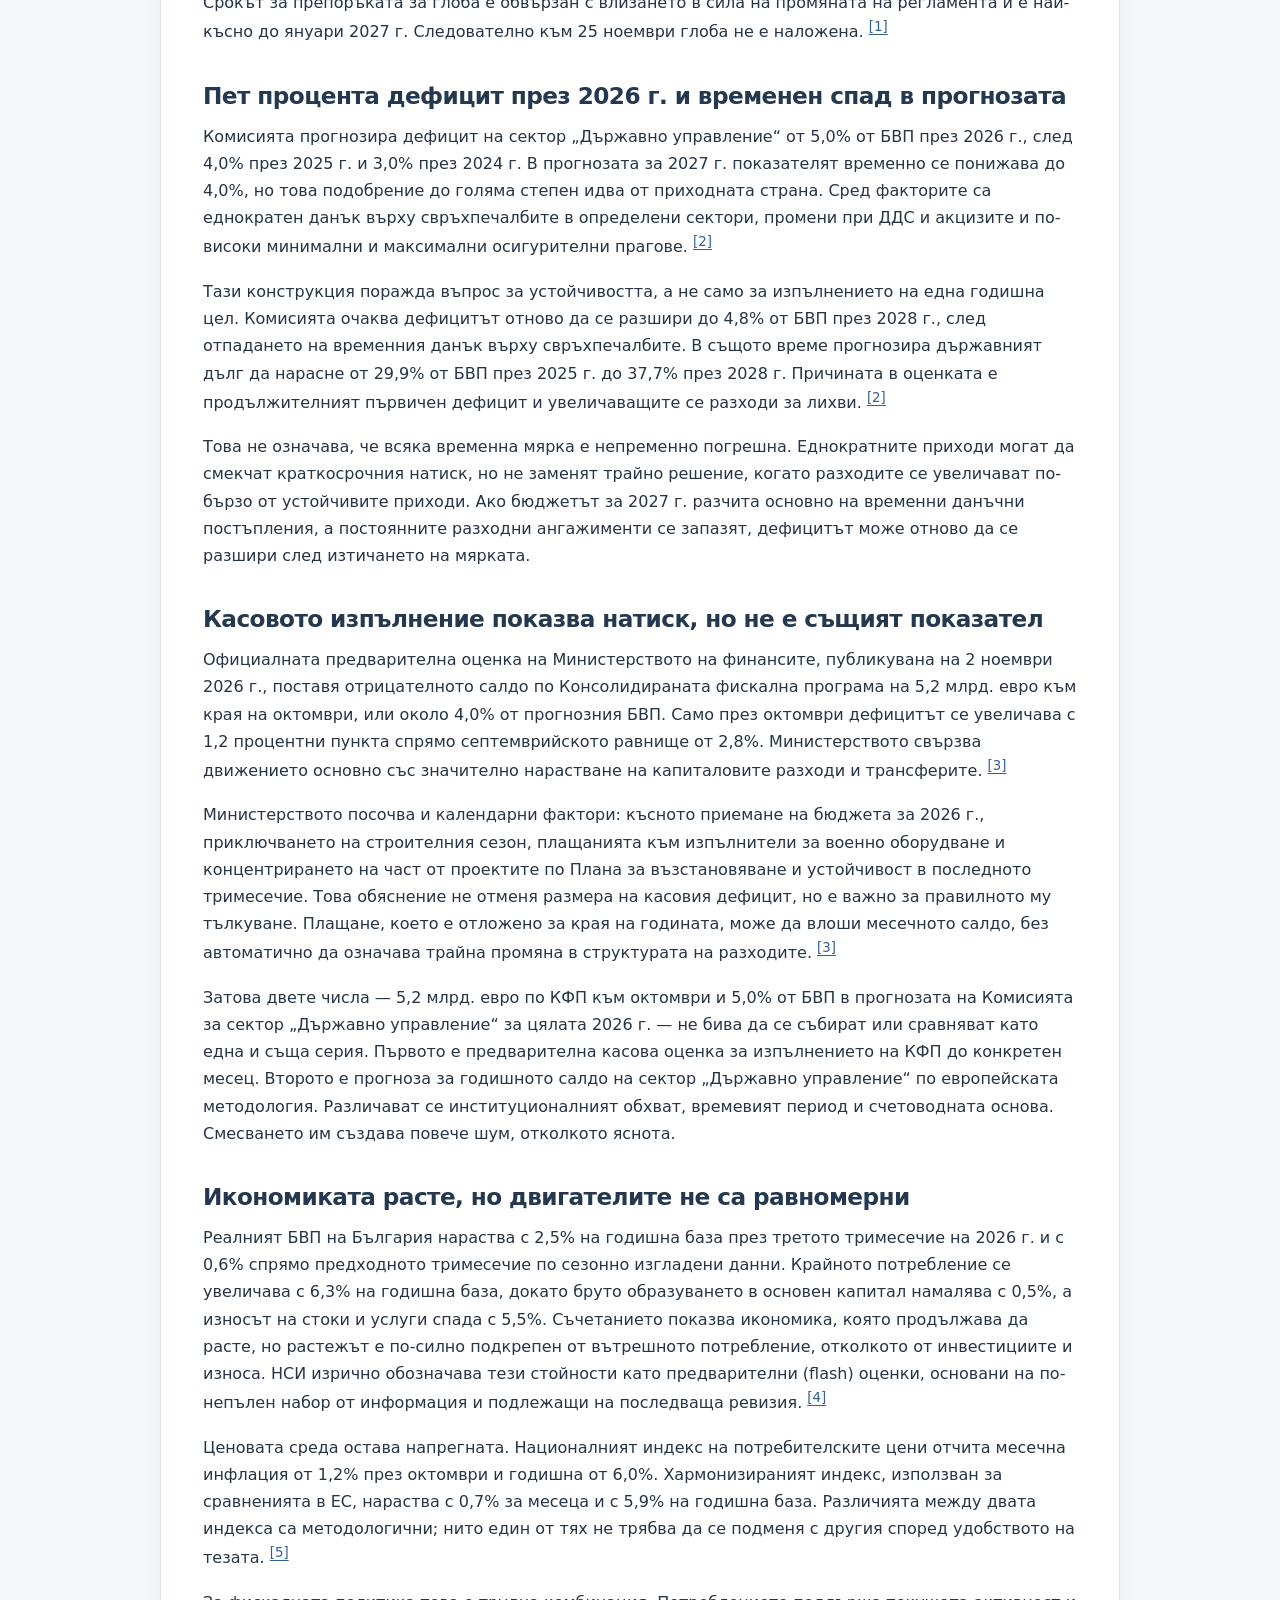
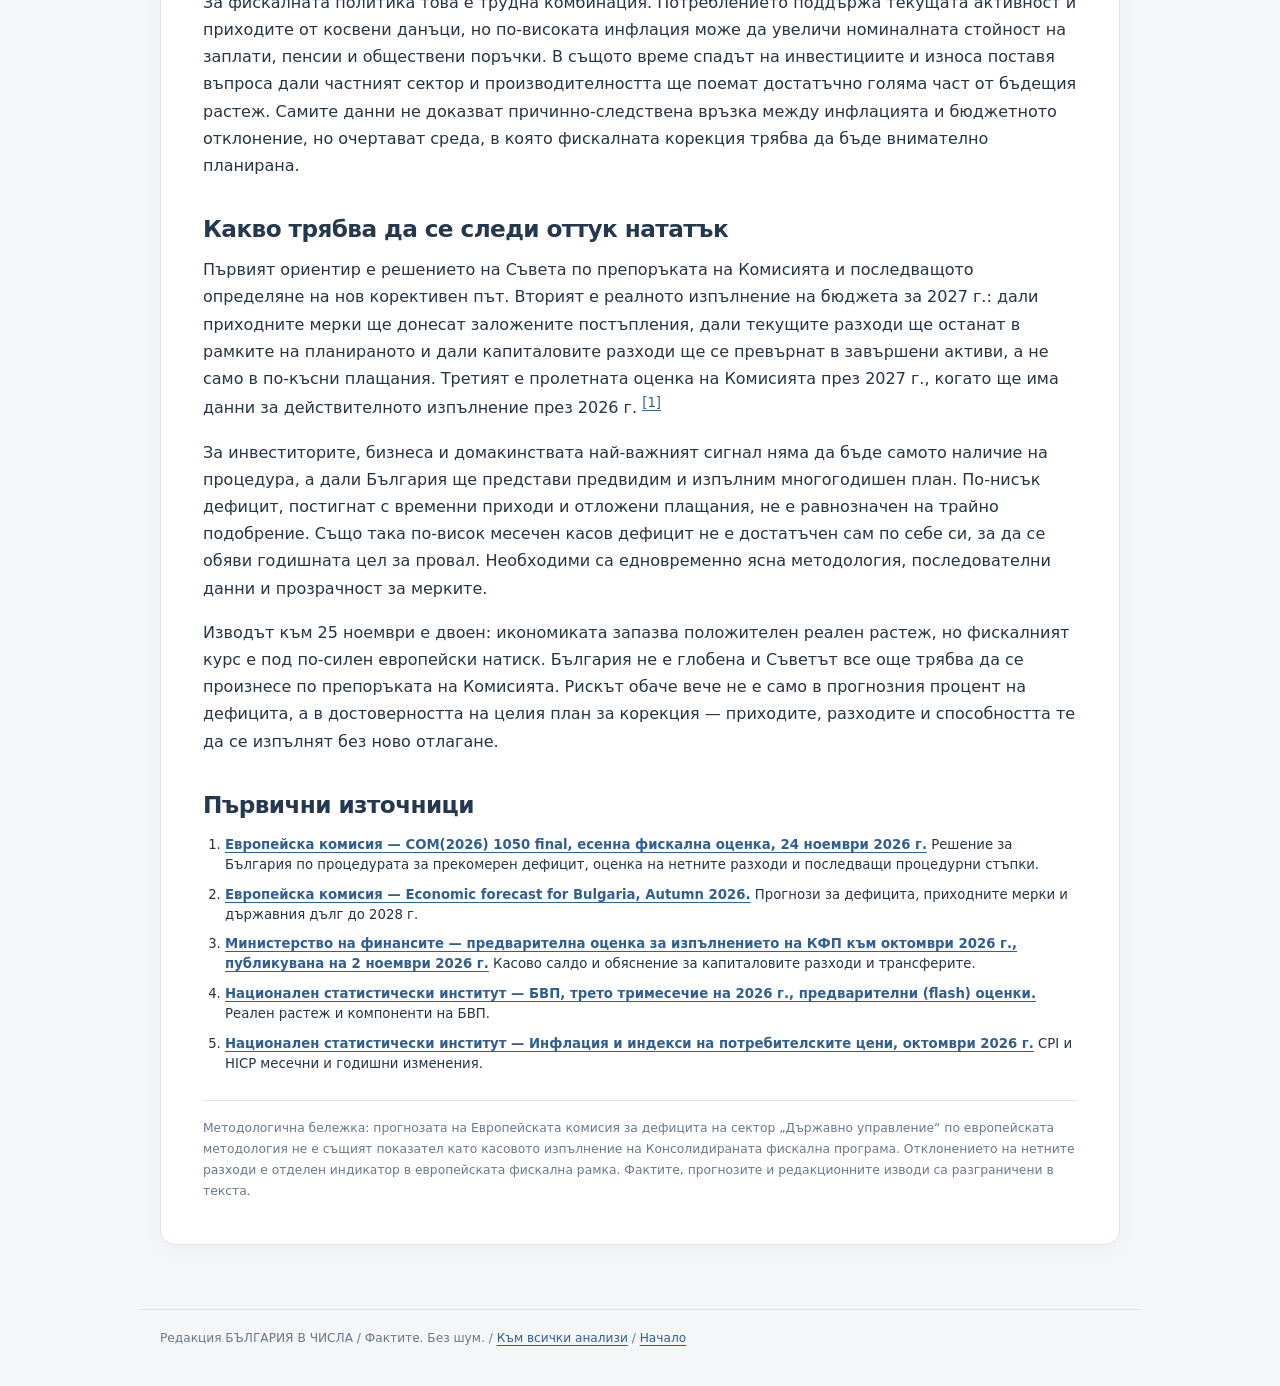
<file: analizi/komisiyata-zatyaga-fiskalniya-natisk-defitsit-5-procenta/index.html>
<!doctype html>
<html lang="bg" data-ai-generated="true">
<head>
<meta charset="utf-8"><meta name="viewport" content="width=device-width,initial-scale=1">
<title>Европейската комисия затяга фискалния натиск: дефицитът се качва до 5% от БВП, а корекцията изостава | БЪЛГАРИЯ В ЧИСЛА</title>
<meta name="description" content="Европейската комисия отчита отклонение от корективния разходен път и прогнозира дефицит 5% от БВП за 2026 г. Касовото изпълнение до октомври, растежът и инфлацията показват защо корекцията трябва да се оценява по отделни методологии и с устойчиви мерки."><meta name="robots" content="index,follow">
<link rel="canonical" href="https://bgvchisla.com/analizi/komisiyata-zatyaga-fiskalniya-natisk-defitsit-5-procenta/">
<meta property="og:type" content="article"><meta property="og:locale" content="bg_BG"><meta property="og:site_name" content="БЪЛГАРИЯ В ЧИСЛА">
<meta property="og:title" content="Европейската комисия затяга фискалния натиск: дефицитът се качва до 5% от БВП, а корекцията изостава"><meta property="og:description" content="Европейската комисия отчита отклонение от корективния разходен път и прогнозира дефицит 5% от БВП за 2026 г. Касовото изпълнение до октомври, растежът и инфлацията показват защо корекцията трябва да се оценява по отделни методологии и с устойчиви мерки.">
<script type="application/ld+json">{"@context":"https://schema.org","@type":"Article","headline":"Европейската комисия затяга фискалния натиск: дефицитът се качва до 5% от БВП, а корекцията изостава","description":"Европейската комисия отчита отклонение от корективния разходен път и прогнозира дефицит 5% от БВП за 2026 г. Касовото изпълнение до октомври, растежът и инфлацията показват защо корекцията трябва да се оценява по отделни методологии и с устойчиви мерки.","datePublished":"2026-11-25","inLanguage":"bg-BG","author":{"@type":"Organization","name":"Редакция БЪЛГАРИЯ В ЧИСЛА"}}</script>
<style>
:root{--navy:#24384f;--blue:#315f91;--positive:#24765f;--risk:#b64b45;--gold:#a8732e;--paper:#f4f6f8;--card:#fff;--ink:#263445;--muted:#68798d;--line:#dce3ea}
*{box-sizing:border-box}
body{margin:0;background:var(--paper);color:var(--ink);font:16px/1.7 Inter,system-ui,-apple-system,"Segoe UI",sans-serif}
a{color:var(--blue);text-decoration-thickness:1px;text-underline-offset:3px}
a:hover{color:var(--navy)}
.site-header{background:#e8edf3;border-bottom:3px solid var(--risk);padding:15px max(18px,calc((100% - 1080px)/2))}
.site-header a{color:var(--navy);font-size:.78rem;font-weight:900;letter-spacing:.09em;text-decoration:none}
main{max-width:1000px;margin:0 auto;padding:35px 20px 64px}
.breadcrumb{font-size:.78rem;color:var(--muted);margin-bottom:22px}
.kicker{font-size:.69rem;font-weight:900;letter-spacing:.15em;color:var(--gold);text-transform:uppercase}
h1{max-width:900px;font-size:clamp(2rem,5.2vw,3.45rem);line-height:1.09;letter-spacing:-.045em;color:var(--navy);margin:9px 0 17px}
.dek{max-width:850px;font-size:1.14rem;line-height:1.55;color:#53667b;margin:0 0 18px}
.byline{display:flex;flex-wrap:wrap;gap:8px 18px;color:var(--muted);font-size:.78rem;border-bottom:1px solid var(--line);padding:0 0 20px;margin-bottom:23px}
.metrics{display:grid;grid-template-columns:repeat(3,minmax(0,1fr));gap:12px;margin:22px 0 26px}
.metric{background:var(--card);border:1px solid var(--line);border-radius:12px;padding:16px 17px;box-shadow:0 3px 12px #24384f0a}
.metric strong{display:block;color:var(--navy);font-size:clamp(1.6rem,4vw,2.25rem);line-height:1.1;letter-spacing:-.04em}
.metric span{display:block;color:var(--muted);font-size:.76rem;line-height:1.4;margin-top:7px}
.project-note{background:#fff8ed;border-left:4px solid var(--gold);padding:12px 15px;border-radius:0 9px 9px 0;font-size:.84rem;color:#5d4a32;margin:0 0 28px}
article{background:var(--card);border:1px solid var(--line);border-radius:15px;padding:clamp(20px,4vw,42px);box-shadow:0 5px 22px #24384f09}
article p{margin:0 0 17px}
article h2{font-size:1.45rem;line-height:1.25;color:var(--navy);margin:35px 0 13px;letter-spacing:-.025em}
article h3{font-size:1.04rem;color:var(--navy);margin:24px 0 8px}
article ul{padding-left:22px;margin:0 0 18px}
article li{margin:0 0 8px}
.lead-in{font-size:1.08rem;color:#40566d}
.callout{border:1px solid #cbd7e3;border-left:5px solid var(--blue);border-radius:10px;background:#f7f9fb;padding:18px 20px;margin:24px 0}
.callout strong{color:var(--navy)}
.table-wrap{overflow-x:auto;margin:17px 0 8px}
table{width:100%;border-collapse:collapse;font-size:.88rem;min-width:600px}
th,td{padding:11px 12px;text-align:left;vertical-align:top;border-bottom:1px solid var(--line)}
th{background:#edf2f7;color:var(--navy);font-size:.76rem;letter-spacing:.02em}
td strong{color:var(--navy)}
.small-note{font-size:.76rem;line-height:1.5;color:var(--muted);margin:8px 0 18px}
.chart{margin:22px 0 25px;border:1px solid var(--line);border-radius:12px;padding:17px;background:#fbfcfd}
.chart h3{margin:0 0 12px;font-size:1rem}
.bars{display:grid;gap:13px}
.bar-row{display:grid;grid-template-columns:minmax(115px,190px) 1fr 70px;align-items:center;gap:10px;font-size:.79rem}
.bar-track{height:13px;background:#e8edf3;border-radius:20px;overflow:hidden}
.bar-fill{height:100%;border-radius:20px;background:var(--blue)}
.bar-fill.gold{background:var(--gold)}
.bar-fill.red{background:var(--risk)}
.bar-value{font-weight:850;color:var(--navy);text-align:right;font-variant-numeric:tabular-nums}
.chart-caption{font-size:.75rem;color:var(--muted);margin:12px 0 0}
.source-list{padding-left:22px}
.source-list li{font-size:.83rem;line-height:1.5;margin:0 0 10px;overflow-wrap:anywhere}
.source-list a{font-weight:650}
.disclaimer{border-top:1px solid var(--line);margin-top:26px;padding-top:17px;color:var(--muted);font-size:.77rem}
.bottom-link{margin-top:25px;font-size:.85rem}
footer{max-width:1000px;margin:0 auto;padding:18px 20px 38px;border-top:1px solid var(--line);font-size:.76rem;color:var(--muted)}
@media(max-width:640px){
 main{padding:25px 14px 42px}
 .metrics{grid-template-columns:1fr;gap:8px}
 .metric{display:flex;align-items:center;justify-content:space-between;gap:14px;padding:12px 14px}
 .metric strong{font-size:1.65rem;white-space:nowrap}
 .metric span{max-width:58%;margin:0;text-align:right}
 article{padding:20px 16px}
 article h2{font-size:1.28rem;margin-top:29px}
 .bar-row{grid-template-columns:105px minmax(60px,1fr) 52px;gap:7px;font-size:.72rem}
 .chart{padding:13px}
}
@media(prefers-reduced-motion:reduce){*{scroll-behavior:auto!important}}

.ai-disclosure{margin:0 0 22px;padding:13px 16px;background:#e8edf3;border:1px solid #cbd6e1;border-left:4px solid #315f91;border-radius:9px;color:#24384f;font-size:.82rem;line-height:1.5}
.ai-disclosure strong{color:#24384f}
</style></head>
<body><header class="site-header"><a href="/">БЪЛГАРИЯ В ЧИСЛА <span aria-hidden="true">/</span> ФАКТИТЕ. БЕЗ ШУМ.</a></header>
<main><nav class="breadcrumb" aria-label="Навигация"><a href="/">Начало</a> / <a href="/analizi/">Анализи</a> / Български публични финанси</nav>
<div class="kicker">Публични финанси · България · Европейски съюз</div><h1>Европейската комисия затяга фискалния натиск: дефицитът се качва до 5% от БВП, а корекцията изостава</h1>
<p class="dek">На 24 ноември Комисията препоръча Съветът да установи, че България не е предприела ефективни действия по процедурата за прекомерен дефицит. Оценката е за отклонение от корективната траектория на разходите, не за вече наложена глоба.</p>
<div class="byline"><span>Редакция БЪЛГАРИЯ В ЧИСЛА</span><span>25 ноември 2026 г.</span><span>Авторски анализ · 5 първични източника · актуализиран 25.11.2026 г.</span></div>
<div class="ai-disclosure" role="note" aria-label="Прозрачност относно изкуствения интелект"><strong>Прозрачност:</strong> Този анализ е подготвен с помощта на ChatGPT (GPT-6) чрез синтез на посочените първични документи и официални статистически източници. Публикуването му е обвързано с успешна независима автоматизирана проверка от Google Gemini 3.8 Flash чрез директно извличане на източниците (URL Context). Не е преминал човешка редакционна проверка.</div>
<div class="metrics" aria-label="Основни показатели">
<div class="metric"><strong>2,3%</strong><span>Отклонение от корективната разходна траектория, 2026 г.</span></div>
<div class="metric"><strong>5,0%</strong><span>Прогноза на ЕК за дефицита, сектор „Държавно управление“, 2026 г.</span></div>
<div class="metric"><strong>2,5%</strong><span>Реален годишен растеж на БВП, третото тримесечие на 2026 г.</span></div>
</div><p class="project-note"><strong>Редакционен фокус:</strong> Оценката на Комисията е процедурна препоръка, не вече наложена санкция. В текста са разграничени отклонението при нетните разходи, прогнозата за сектор „Държавно управление“ и касовото салдо по КФП.</p>
<article><section><h2>Отклонението е в разходната траектория, не само в размера на дефицита</h2>
<p>На 24 ноември Европейската комисия публикува есенната си оценка за фискалните политики и изпълнението на препоръките към държавите членки. За България изводът е необичайно твърд: нетните разходи през 2026 г. се очаква да нараснат значително над корективната траектория, определена от Съвета през юли. След приспадане на гъвкавостта за разходите за отбрана Комисията оценява отклонението на 2,3% от БВП. Това не е размерът на бюджетния дефицит. То измерва разликата между допустимия по препоръката ръст на нетните разходи и прогнозираното им развитие. <sup><a href="#source-1">[1]</a></sup></p>
<p>В европейската рамка нетните разходи са основният оперативен показател за наблюдение на съответствието. Комисията посочва прагове от 0,3% от БВП за годишното и 0,6% за кумулативното отклонение. Надхвърлянето им създава силна презумпция за липса на ефективни действия, макар общата оценка да отчита и смекчаващи, и утежняващи обстоятелства. При България Комисията приема, че размерът на отклонението и устойчиво високите дефицити са достатъчни, за да се премине към следващ етап на процедурата. <sup><a href="#source-1">[1]</a></sup></p>
<p>Следващата стъпка все още не е окончателно решение за санкция. Комисията препоръчва на Съвета на ЕС да приеме решение по член 126, параграф 8 от Договора, с което да установи, че България не е предприела ефективни действия. Едва след такова решение Комисията ще препоръча налагане на глоба по изменените правила и ще предложи нов корективен път на нетните разходи. Срокът за препоръката за глоба е обвързан с влизането в сила на промяната на регламента и е най-късно до януари 2027 г. Следователно към 25 ноември глоба не е наложена. <sup><a href="#source-1">[1]</a></sup></p>
</section>
<section><h2>Пет процента дефицит през 2026 г. и временен спад в прогнозата</h2>
<p>Комисията прогнозира дефицит на сектор „Държавно управление“ от 5,0% от БВП през 2026 г., след 4,0% през 2025 г. и 3,0% през 2024 г. В прогнозата за 2027 г. показателят временно се понижава до 4,0%, но това подобрение до голяма степен идва от приходната страна. Сред факторите са еднократен данък върху свръхпечалбите в определени сектори, промени при ДДС и акцизите и по-високи минимални и максимални осигурителни прагове. <sup><a href="#source-2">[2]</a></sup></p>
<p>Тази конструкция поражда въпрос за устойчивостта, а не само за изпълнението на една годишна цел. Комисията очаква дефицитът отново да се разшири до 4,8% от БВП през 2028 г., след отпадането на временния данък върху свръхпечалбите. В същото време прогнозира държавният дълг да нарасне от 29,9% от БВП през 2025 г. до 37,7% през 2028 г. Причината в оценката е продължителният първичен дефицит и увеличаващите се разходи за лихви. <sup><a href="#source-2">[2]</a></sup></p>
<p>Това не означава, че всяка временна мярка е непременно погрешна. Еднократните приходи могат да смекчат краткосрочния натиск, но не заменят трайно решение, когато разходите се увеличават по-бързо от устойчивите приходи. Ако бюджетът за 2027 г. разчита основно на временни данъчни постъпления, а постоянните разходни ангажименти се запазят, дефицитът може отново да се разшири след изтичането на мярката.</p>
</section>
<section><h2>Касовото изпълнение показва натиск, но не е същият показател</h2>
<p>Официалната предварителна оценка на Министерството на финансите, публикувана на 2 ноември 2026 г., поставя отрицателното салдо по Консолидираната фискална програма на 5,2 млрд. евро към края на октомври, или около 4,0% от прогнозния БВП. Само през октомври дефицитът се увеличава с 1,2 процентни пункта спрямо септемврийското равнище от 2,8%. Министерството свързва движението основно със значително нарастване на капиталовите разходи и трансферите. <sup><a href="#source-3">[3]</a></sup></p>
<p>Министерството посочва и календарни фактори: късното приемане на бюджета за 2026 г., приключването на строителния сезон, плащанията към изпълнители за военно оборудване и концентрирането на част от проектите по Плана за възстановяване и устойчивост в последното тримесечие. Това обяснение не отменя размера на касовия дефицит, но е важно за правилното му тълкуване. Плащане, което е отложено за края на годината, може да влоши месечното салдо, без автоматично да означава трайна промяна в структурата на разходите. <sup><a href="#source-3">[3]</a></sup></p>
<p>Затова двете числа — 5,2 млрд. евро по КФП към октомври и 5,0% от БВП в прогнозата на Комисията за сектор „Държавно управление“ за цялата 2026 г. — не бива да се събират или сравняват като една и съща серия. Първото е предварителна касова оценка за изпълнението на КФП до конкретен месец. Второто е прогноза за годишното салдо на сектор „Държавно управление“ по европейската методология. Различават се институционалният обхват, времевият период и счетоводната основа. Смесването им създава повече шум, отколкото яснота.</p>
</section>
<section><h2>Икономиката расте, но двигателите не са равномерни</h2>
<p>Реалният БВП на България нараства с 2,5% на годишна база през третото тримесечие на 2026 г. и с 0,6% спрямо предходното тримесечие по сезонно изгладени данни. Крайното потребление се увеличава с 6,3% на годишна база, докато бруто образуването в основен капитал намалява с 0,5%, а износът на стоки и услуги спада с 5,5%. Съчетанието показва икономика, която продължава да расте, но растежът е по-силно подкрепен от вътрешното потребление, отколкото от инвестициите и износа. НСИ изрично обозначава тези стойности като предварителни (flash) оценки, основани на по-непълен набор от информация и подлежащи на последваща ревизия. <sup><a href="#source-4">[4]</a></sup></p>
<p>Ценовата среда остава напрегната. Националният индекс на потребителските цени отчита месечна инфлация от 1,2% през октомври и годишна от 6,0%. Хармонизираният индекс, използван за сравненията в ЕС, нараства с 0,7% за месеца и с 5,9% на годишна база. Различията между двата индекса са методологични; нито един от тях не трябва да се подменя с другия според удобството на тезата. <sup><a href="#source-5">[5]</a></sup></p>
<p>За фискалната политика това е трудна комбинация. Потреблението поддържа текущата активност и приходите от косвени данъци, но по-високата инфлация може да увеличи номиналната стойност на заплати, пенсии и обществени поръчки. В същото време спадът на инвестициите и износа поставя въпроса дали частният сектор и производителността ще поемат достатъчно голяма част от бъдещия растеж. Самите данни не доказват причинно-следствена връзка между инфлацията и бюджетното отклонение, но очертават среда, в която фискалната корекция трябва да бъде внимателно планирана.</p>
</section>
<section><h2>Какво трябва да се следи оттук нататък</h2>
<p>Първият ориентир е решението на Съвета по препоръката на Комисията и последващото определяне на нов корективен път. Вторият е реалното изпълнение на бюджета за 2027 г.: дали приходните мерки ще донесат заложените постъпления, дали текущите разходи ще останат в рамките на планираното и дали капиталовите разходи ще се превърнат в завършени активи, а не само в по-късни плащания. Третият е пролетната оценка на Комисията през 2027 г., когато ще има данни за действителното изпълнение през 2026 г. <sup><a href="#source-1">[1]</a></sup></p>
<p>За инвеститорите, бизнеса и домакинствата най-важният сигнал няма да бъде самото наличие на процедура, а дали България ще представи предвидим и изпълним многогодишен план. По-нисък дефицит, постигнат с временни приходи и отложени плащания, не е равнозначен на трайно подобрение. Също така по-висок месечен касов дефицит не е достатъчен сам по себе си, за да се обяви годишната цел за провал. Необходими са едновременно ясна методология, последователни данни и прозрачност за мерките.</p>
<p>Изводът към 25 ноември е двоен: икономиката запазва положителен реален растеж, но фискалният курс е под по-силен европейски натиск. България не е глобена и Съветът все още трябва да се произнесе по препоръката на Комисията. Рискът обаче вече не е само в прогнозния процент на дефицита, а в достоверността на целия план за корекция — приходите, разходите и способността те да се изпълнят без ново отлагане.</p>
</section>
<h2>Първични източници</h2><ol class="source-list">
<li id="source-1"><a href="https://economy-finance.ec.europa.eu/document/download/5920a7eb-63f1-490d-9343-0ab43e3f9fde_en?filename=COM_2026_1050_1_EN_ACT_Fiscal-Communication_v3.pdf">Европейска комисия — COM(2026) 1050 final, есенна фискална оценка, 24 ноември 2026 г.</a> Решение за България по процедурата за прекомерен дефицит, оценка на нетните разходи и последващи процедурни стъпки.</li>
<li id="source-2"><a href="https://economy-finance.ec.europa.eu/economic-surveillance-eu-member-states/country-pages-including-country-reports/bulgaria/economic-forecast-bulgaria_en">Европейска комисия — Economic forecast for Bulgaria, Autumn 2026.</a> Прогнози за дефицита, приходните мерки и държавния дълг до 2028 г.</li>
<li id="source-3"><a href="https://www.minfin.bg/bg/news/13563">Министерство на финансите — предварителна оценка за изпълнението на КФП към октомври 2026 г., публикувана на 2 ноември 2026 г.</a> Касово салдо и обяснение за капиталовите разходи и трансферите.</li>
<li id="source-4"><a href="https://www.nsi.bg/press-release/bruten-vatreshen-produkt-bvp-nacionalno-nivo-9215">Национален статистически институт — БВП, трето тримесечие на 2026 г., предварителни (flash) оценки.</a> Реален растеж и компоненти на БВП.</li>
<li id="source-5"><a href="https://www.nsi.bg/en/press-release/inflation-and-consumer-price-indices-9216">Национален статистически институт — Инфлация и индекси на потребителските цени, октомври 2026 г.</a> CPI и HICP месечни и годишни изменения.</li>
</ol><div class="disclaimer">Методологична бележка: прогнозата на Европейската комисия за дефицита на сектор „Държавно управление“ по европейската методология не е същият показател като касовото изпълнение на Консолидираната фискална програма. Отклонението на нетните разходи е отделен индикатор в европейската фискална рамка. Фактите, прогнозите и редакционните изводи са разграничени в текста.</div></article></main>
<footer>Редакция БЪЛГАРИЯ В ЧИСЛА / Фактите. Без шум. / <a href="/analizi/">Към всички анализи</a> / <a href="/">Начало</a></footer></body></html>
</file>
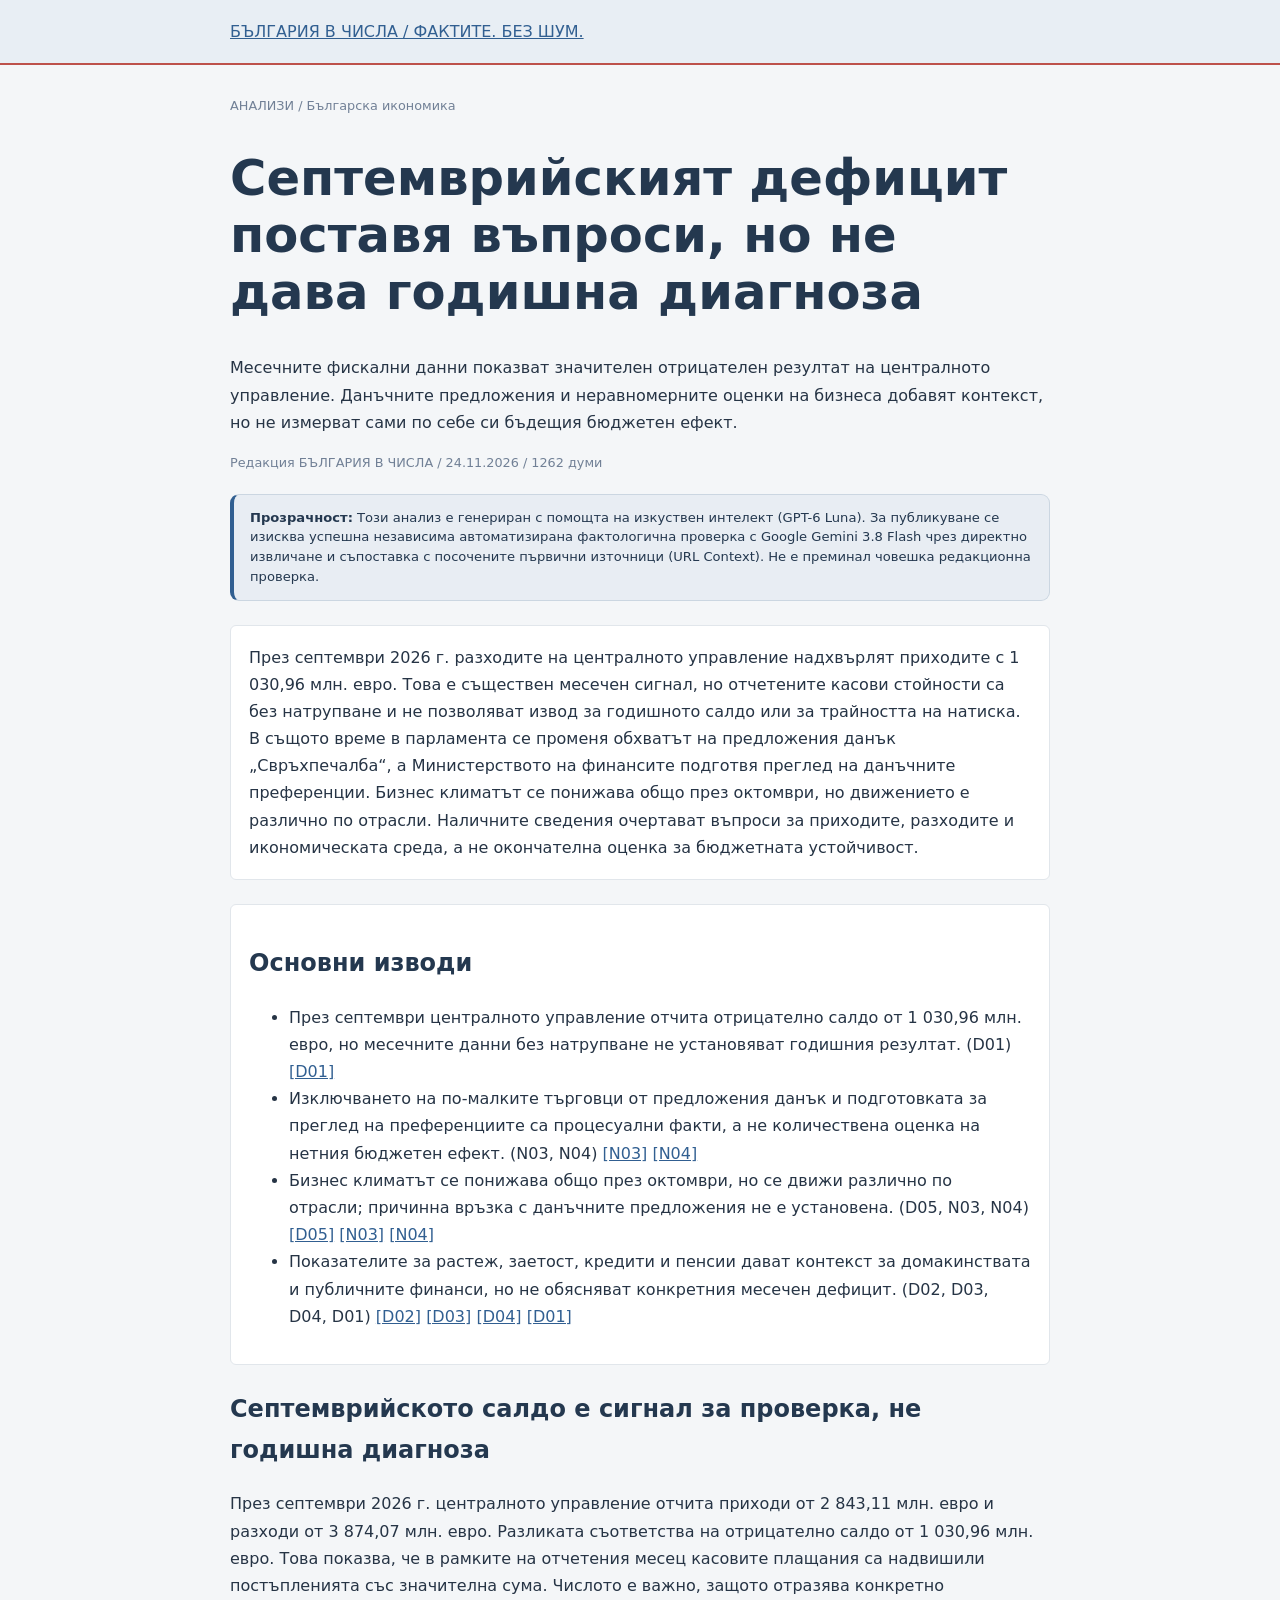
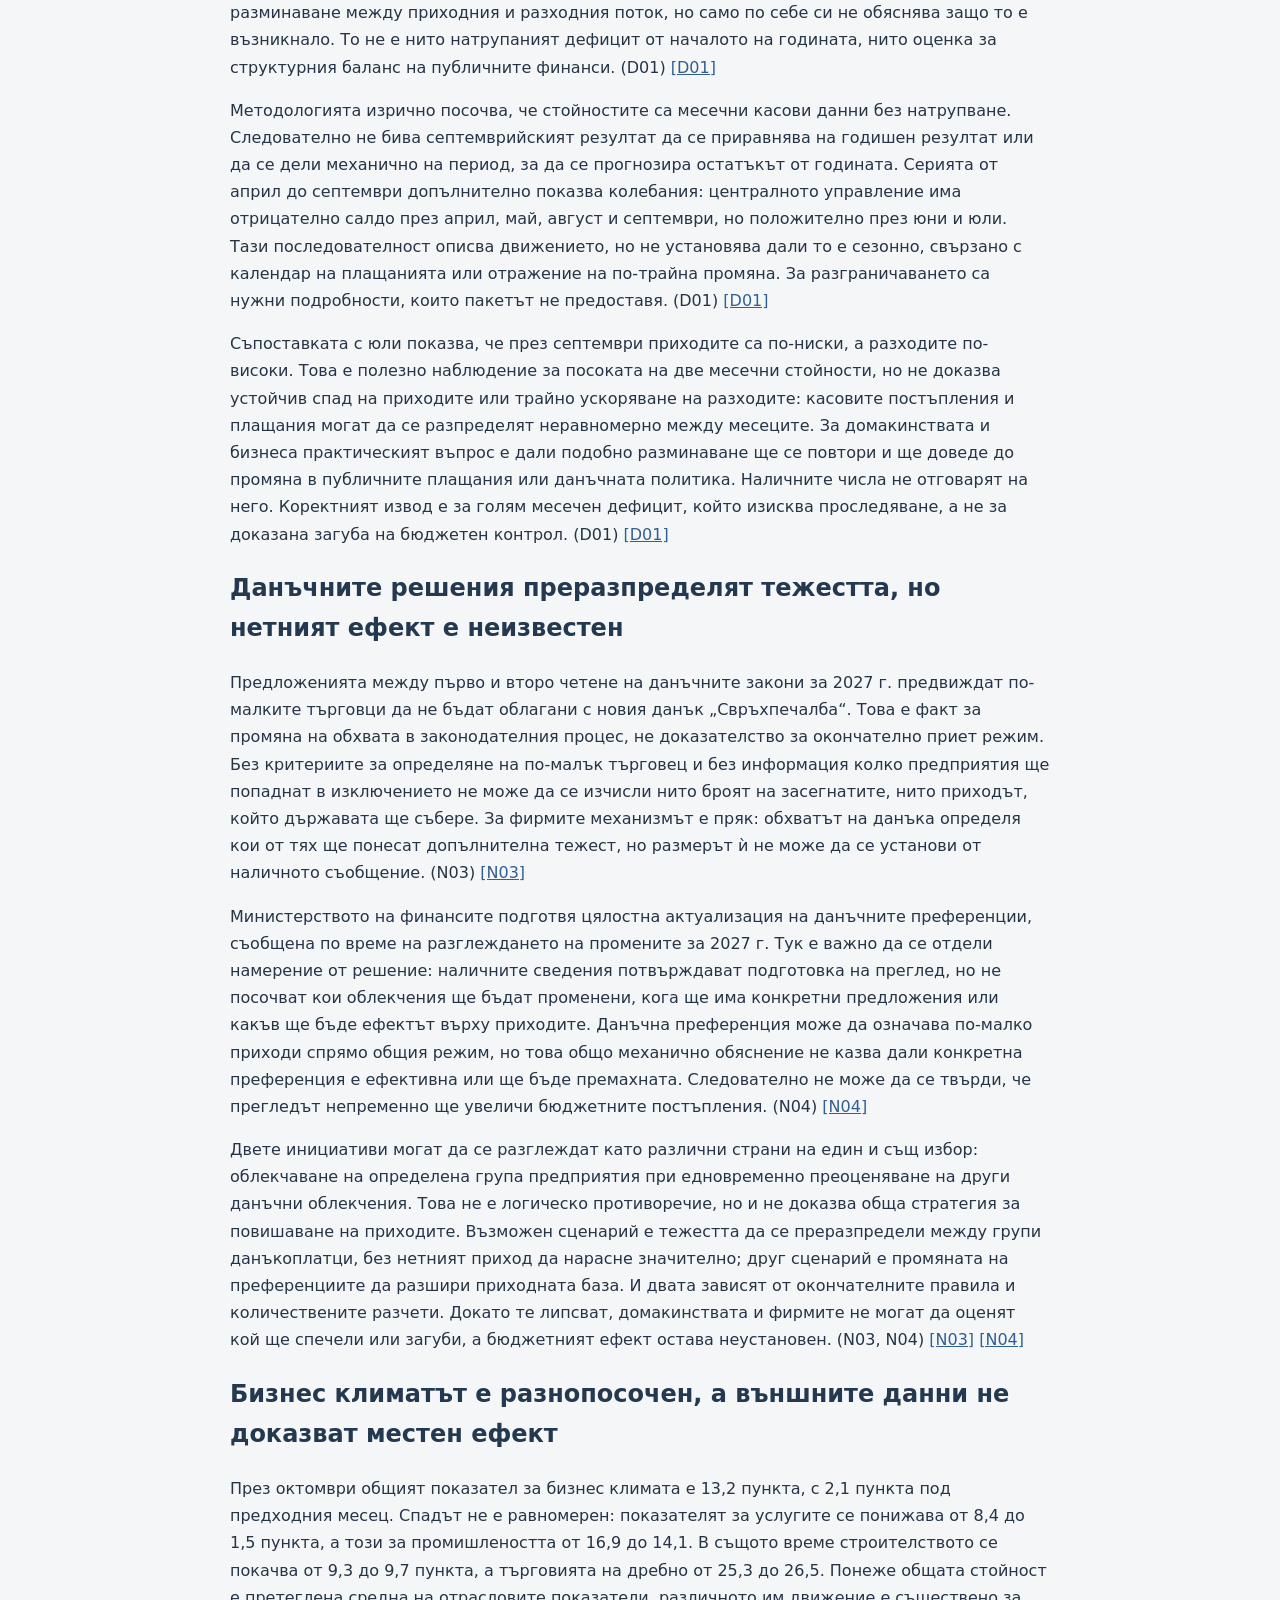
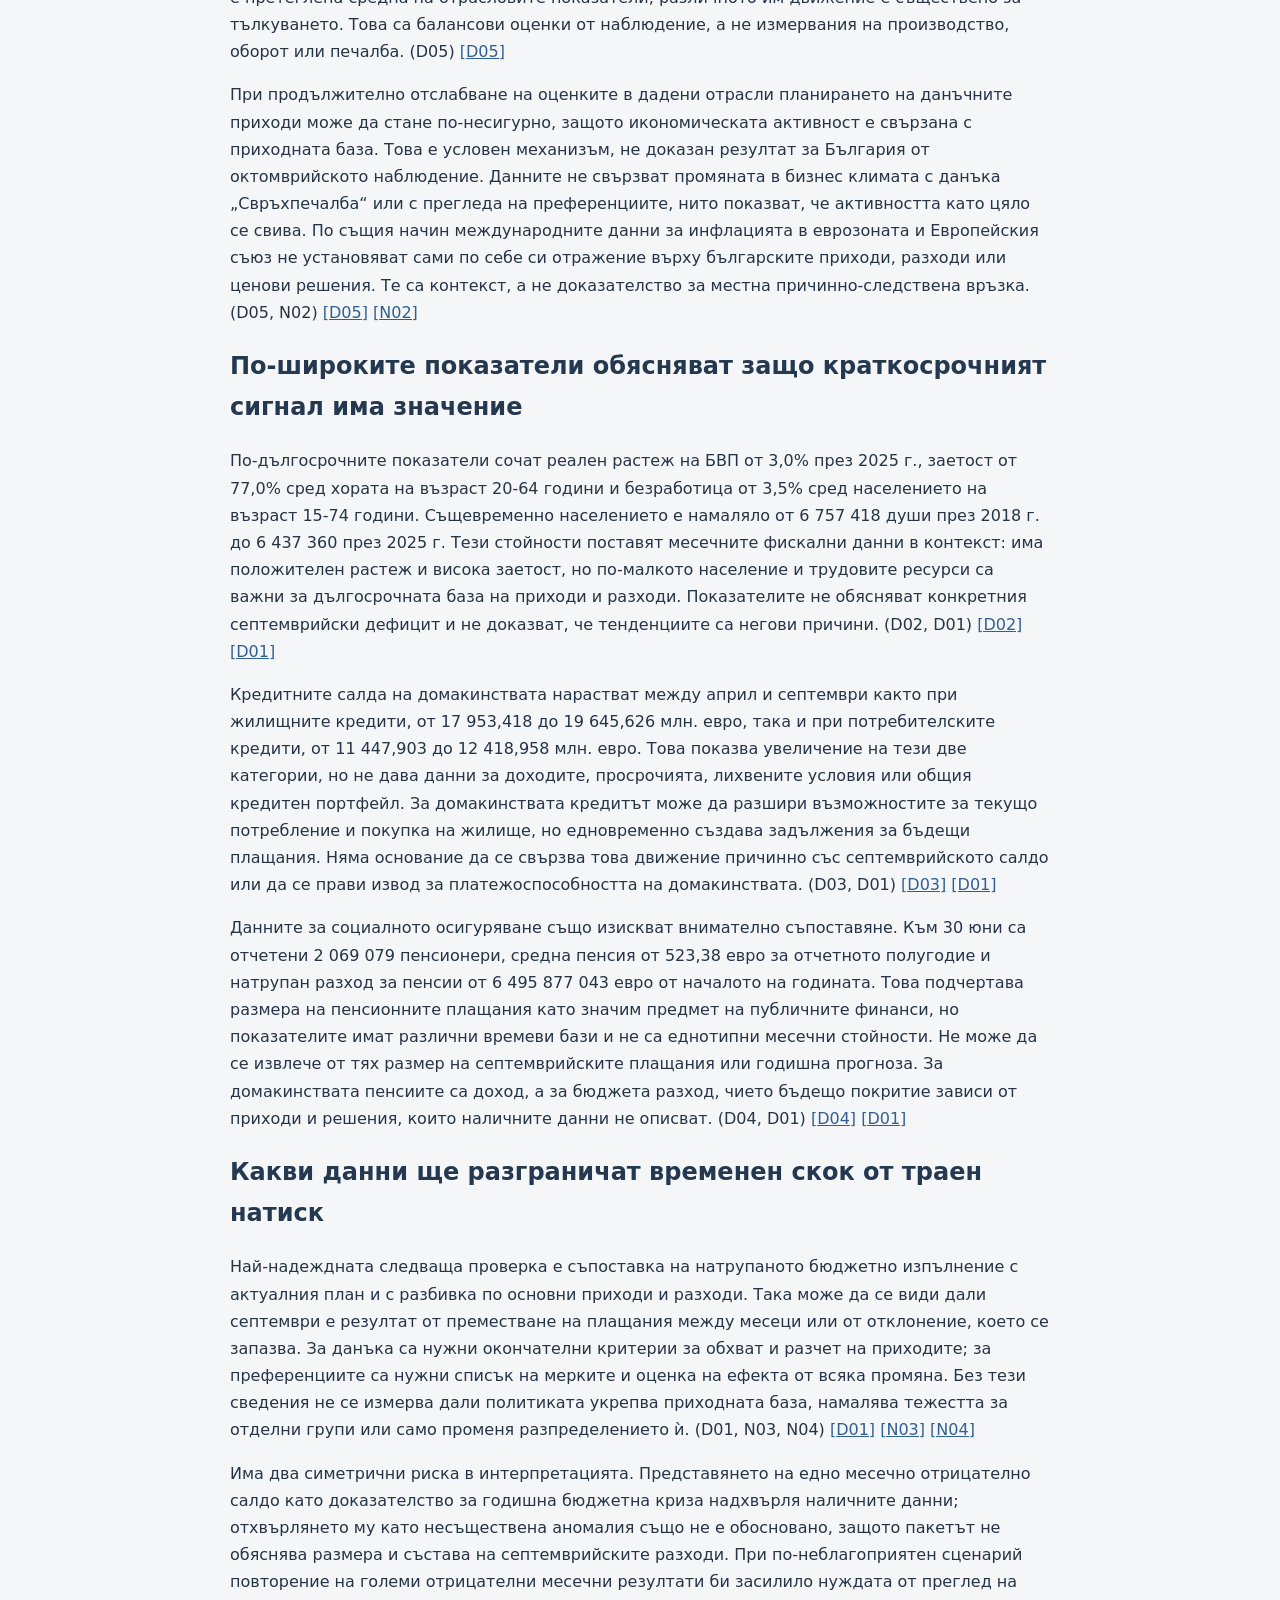
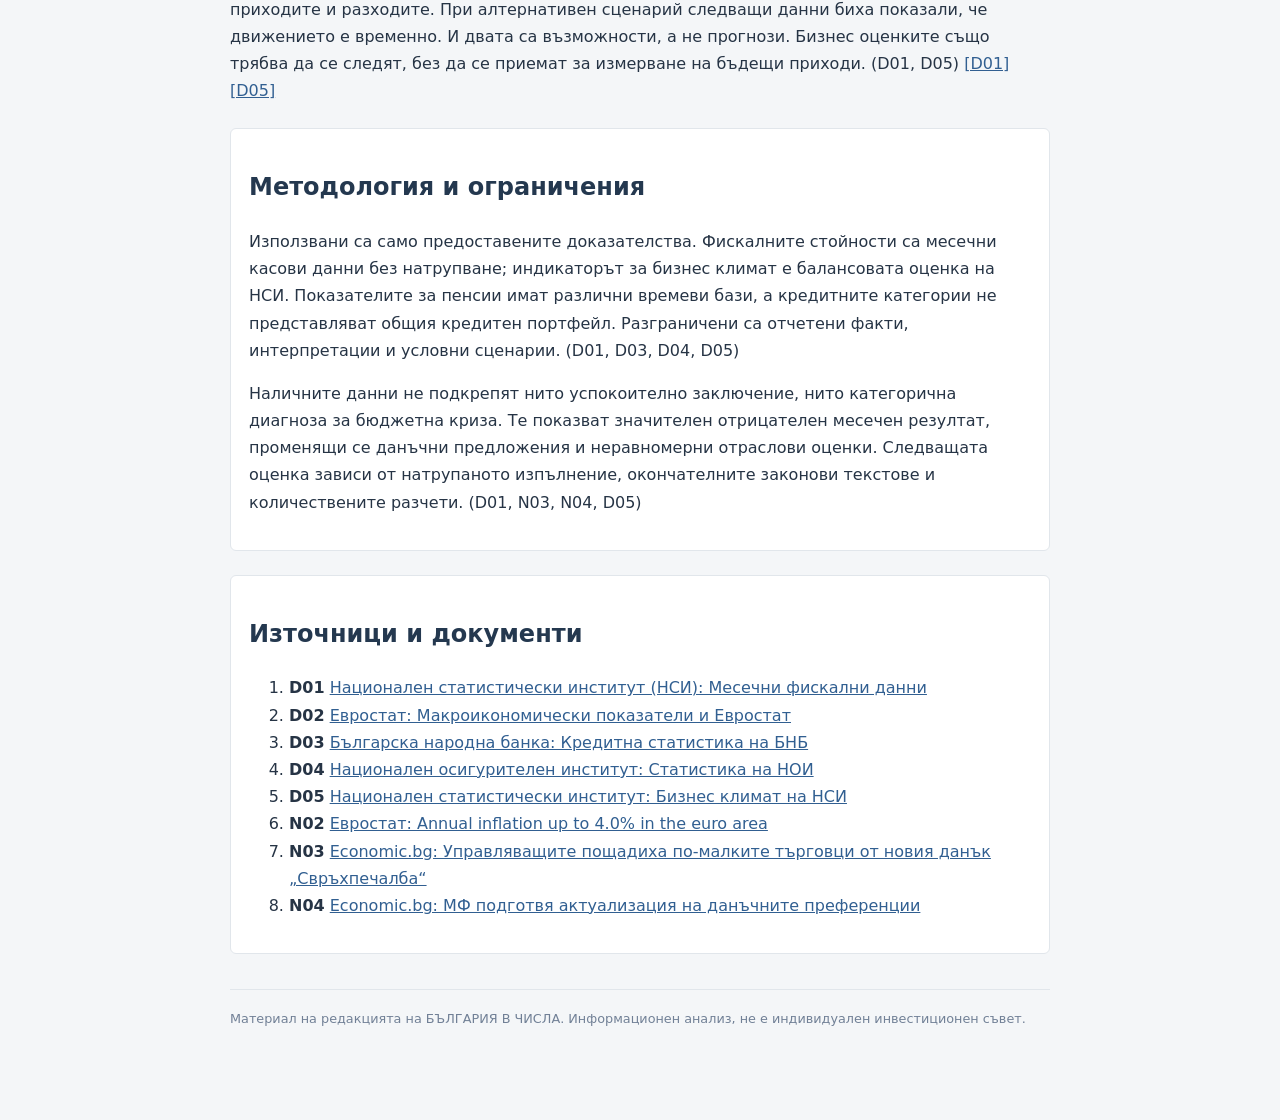
<file: analizi/septemvriyskiyat-defitsit-postavya-vaprosi-no-ne-dava-godish/index.html>
<!doctype html><html lang="bg" data-ai-generated="true"><head><meta charset="utf-8"><meta name="viewport" content="width=device-width,initial-scale=1"><title>Септемврийският дефицит поставя въпроси, но не дава годишна диагноза | БЪЛГАРИЯ В ЧИСЛА</title><meta name="description" content="През септември 2026 г. разходите на централното управление надхвърлят приходите с 1 030,96 млн. евро. Това е съществен месечен сигнал, но отчетените касови стойности са без натрупване и не позволяват извод за годишното салдо или за трайността на натиска. В същото време в парламента се променя обхватът на предложения данък „Свръхпечалба“, а Министерството на финансите подготвя преглед на данъчните преференции. Бизнес климатът се понижава общо през октомври, но движението е различно по отрасли. Наличните сведения очертават въпроси за приходите, разходите и икономическата среда, а не окончателна оценка за бюджетната устойчивост."><meta name="robots" content="index,follow"><link rel="canonical" href="https://bgvchisla.com/analizi/septemvriyskiyat-defitsit-postavya-vaprosi-no-ne-dava-godish/"><script type="application/ld+json">{"@context": "https://schema.org", "@type": "Article", "headline": "Септемврийският дефицит поставя въпроси, но не дава годишна диагноза", "description": "През септември 2026 г. разходите на централното управление надхвърлят приходите с 1 030,96 млн. евро. Това е съществен месечен сигнал, но отчетените касови стойности са без натрупване и не позволяват извод за годишното салдо или за трайността на натиска. В същото време в парламента се променя обхватът на предложения данък „Свръхпечалба“, а Министерството на финансите подготвя преглед на данъчните преференции. Бизнес климатът се понижава общо през октомври, но движението е различно по отрасли. Наличните сведения очертават въпроси за приходите, разходите и икономическата среда, а не окончателна оценка за бюджетната устойчивост.", "datePublished": "2026-11-24T16:17:24.367393+02:00", "inLanguage": "bg-BG", "author": {"@type": "Organization", "name": "Редакция БЪЛГАРИЯ В ЧИСЛА"}}</script><style>body{margin:0;background:#f4f6f8;color:#263445;font:16px/1.7 system-ui}header{padding:18px max(18px,calc((100% - 820px)/2));background:#e8eef4;border-bottom:2px solid #bd514b}a{color:#315f91}main{max-width:820px;margin:30px auto;padding:0 18px 60px}h1,h2{color:#24384f}h1{font-size:clamp(2rem,5vw,3.1rem);line-height:1.15}.meta,small{color:#718096;font-size:.8rem}.summary,.key,.method,.sources,figure{background:#fff;padding:18px;border:1px solid #e1e6eb;border-radius:6px;margin:24px 0}figure svg{width:100%;height:auto}figure path{fill:none;stroke:#315f91;stroke-width:3}figure circle{fill:#bd514b}figure text{font:12px system-ui;fill:#718096}footer{border-top:1px solid #e1e6eb;margin-top:35px;padding-top:18px;color:#718096;font-size:.8rem}
:root{--navy:#24384f;--blue:#315f91;--risk:#b64b45}
.byline{color:#718096;font-size:.8rem;margin:12px 0 20px}
@media(max-width:640px){main{padding-left:14px;padding-right:14px}h1{font-size:2rem}}


.ai-disclosure{margin:0 0 22px;padding:13px 16px;background:#e8edf3;border:1px solid #cbd6e1;border-left:4px solid #315f91;border-radius:9px;color:#24384f;font-size:.82rem;line-height:1.5}
.ai-disclosure strong{color:#24384f}

</style><meta property="og:title" content="Септемврийският дефицит поставя въпроси, но не дава годишна диагноза">
<meta property="og:description" content="През септември 2026 г. разходите на централното управление надхвърлят приходите с 1 030,96 млн. евро. Това е съществен месечен сигнал, но отчетените касови стойности са без натрупване и не позволяват извод за годишното салдо или за трайността на натиска. В същото време в парламента се променя обхватът на предложения данък „Свръхпечалба“, а Министерството на финансите подготвя преглед на данъчните преференции. Бизнес климатът се понижава общо през октомври, но движението е различно по отрасли. Наличните сведения очертават въпроси за приходите, разходите и икономическата среда, а не окончателна оценка за бюджетната устойчивост.">
</head><body><header><a href="/">БЪЛГАРИЯ В ЧИСЛА / ФАКТИТЕ. БЕЗ ШУМ.</a></header><main><div class="meta">АНАЛИЗИ / Българска икономика</div><h1>Септемврийският дефицит поставя въпроси, но не дава годишна диагноза</h1><p>Месечните фискални данни показват значителен отрицателен резултат на централното управление. Данъчните предложения и неравномерните оценки на бизнеса добавят контекст, но не измерват сами по себе си бъдещия бюджетен ефект.</p><div class="byline">Редакция БЪЛГАРИЯ В ЧИСЛА / 24.11.2026 / 1262 думи</div>
<div class="ai-disclosure" role="note" aria-label="Прозрачност относно изкуствения интелект"><strong>Прозрачност:</strong> Този анализ е генериран с помощта на изкуствен интелект (GPT-6 Luna). За публикуване се изисква успешна независима автоматизирана фактологична проверка с Google Gemini 3.8 Flash чрез директно извличане и съпоставка с посочените първични източници (URL Context). Не е преминал човешка редакционна проверка.</div><div class="summary">През септември 2026 г. разходите на централното управление надхвърлят приходите с 1 030,96 млн. евро. Това е съществен месечен сигнал, но отчетените касови стойности са без натрупване и не позволяват извод за годишното салдо или за трайността на натиска. В същото време в парламента се променя обхватът на предложения данък „Свръхпечалба“, а Министерството на финансите подготвя преглед на данъчните преференции. Бизнес климатът се понижава общо през октомври, но движението е различно по отрасли. Наличните сведения очертават въпроси за приходите, разходите и икономическата среда, а не окончателна оценка за бюджетната устойчивост.</div><div class="key"><h2>Основни изводи</h2><ul><li>През септември централното управление отчита отрицателно салдо от 1 030,96 млн. евро, но месечните данни без натрупване не установяват годишния резултат. (D01) <a href="#source-D01">[D01]</a></li><li>Изключването на по-малките търговци от предложения данък и подготовката за преглед на преференциите са процесуални факти, а не количествена оценка на нетния бюджетен ефект. (N03, N04) <a href="#source-N03">[N03]</a> <a href="#source-N04">[N04]</a></li><li>Бизнес климатът се понижава общо през октомври, но се движи различно по отрасли; причинна връзка с данъчните предложения не е установена. (D05, N03, N04) <a href="#source-D05">[D05]</a> <a href="#source-N03">[N03]</a> <a href="#source-N04">[N04]</a></li><li>Показателите за растеж, заетост, кредити и пенсии дават контекст за домакинствата и публичните финанси, но не обясняват конкретния месечен дефицит. (D02, D03, D04, D01) <a href="#source-D02">[D02]</a> <a href="#source-D03">[D03]</a> <a href="#source-D04">[D04]</a> <a href="#source-D01">[D01]</a></li></ul></div><article><section><h2>Септемврийското салдо е сигнал за проверка, не годишна диагноза</h2><p>През септември 2026 г. централното управление отчита приходи от 2 843,11 млн. евро и разходи от 3 874,07 млн. евро. Разликата съответства на отрицателно салдо от 1 030,96 млн. евро. Това показва, че в рамките на отчетения месец касовите плащания са надвишили постъпленията със значителна сума. Числото е важно, защото отразява конкретно разминаване между приходния и разходния поток, но само по себе си не обяснява защо то е възникнало. То не е нито натрупаният дефицит от началото на годината, нито оценка за структурния баланс на публичните финанси. (D01) <a href="#source-D01">[D01]</a></p><p>Методологията изрично посочва, че стойностите са месечни касови данни без натрупване. Следователно не бива септемврийският резултат да се приравнява на годишен резултат или да се дели механично на период, за да се прогнозира остатъкът от годината. Серията от април до септември допълнително показва колебания: централното управление има отрицателно салдо през април, май, август и септември, но положително през юни и юли. Тази последователност описва движението, но не установява дали то е сезонно, свързано с календар на плащанията или отражение на по-трайна промяна. За разграничаването са нужни подробности, които пакетът не предоставя. (D01) <a href="#source-D01">[D01]</a></p><p>Съпоставката с юли показва, че през септември приходите са по-ниски, а разходите по-високи. Това е полезно наблюдение за посоката на две месечни стойности, но не доказва устойчив спад на приходите или трайно ускоряване на разходите: касовите постъпления и плащания могат да се разпределят неравномерно между месеците. За домакинствата и бизнеса практическият въпрос е дали подобно разминаване ще се повтори и ще доведе до промяна в публичните плащания или данъчната политика. Наличните числа не отговарят на него. Коректният извод е за голям месечен дефицит, който изисква проследяване, а не за доказана загуба на бюджетен контрол. (D01) <a href="#source-D01">[D01]</a></p></section><section><h2>Данъчните решения преразпределят тежестта, но нетният ефект е неизвестен</h2><p>Предложенията между първо и второ четене на данъчните закони за 2027 г. предвиждат по-малките търговци да не бъдат облагани с новия данък „Свръхпечалба“. Това е факт за промяна на обхвата в законодателния процес, не доказателство за окончателно приет режим. Без критериите за определяне на по-малък търговец и без информация колко предприятия ще попаднат в изключението не може да се изчисли нито броят на засегнатите, нито приходът, който държавата ще събере. За фирмите механизмът е пряк: обхватът на данъка определя кои от тях ще понесат допълнителна тежест, но размерът ѝ не може да се установи от наличното съобщение. (N03) <a href="#source-N03">[N03]</a></p><p>Министерството на финансите подготвя цялостна актуализация на данъчните преференции, съобщена по време на разглеждането на промените за 2027 г. Тук е важно да се отдели намерение от решение: наличните сведения потвърждават подготовка на преглед, но не посочват кои облекчения ще бъдат променени, кога ще има конкретни предложения или какъв ще бъде ефектът върху приходите. Данъчна преференция може да означава по-малко приходи спрямо общия режим, но това общо механично обяснение не казва дали конкретна преференция е ефективна или ще бъде премахната. Следователно не може да се твърди, че прегледът непременно ще увеличи бюджетните постъпления. (N04) <a href="#source-N04">[N04]</a></p><p>Двете инициативи могат да се разглеждат като различни страни на един и същ избор: облекчаване на определена група предприятия при едновременно преоценяване на други данъчни облекчения. Това не е логическо противоречие, но и не доказва обща стратегия за повишаване на приходите. Възможен сценарий е тежестта да се преразпредели между групи данъкоплатци, без нетният приход да нарасне значително; друг сценарий е промяната на преференциите да разшири приходната база. И двата зависят от окончателните правила и количествените разчети. Докато те липсват, домакинствата и фирмите не могат да оценят кой ще спечели или загуби, а бюджетният ефект остава неустановен. (N03, N04) <a href="#source-N03">[N03]</a> <a href="#source-N04">[N04]</a></p></section><section><h2>Бизнес климатът е разнопосочен, а външните данни не доказват местен ефект</h2><p>През октомври общият показател за бизнес климата е 13,2 пункта, с 2,1 пункта под предходния месец. Спадът не е равномерен: показателят за услугите се понижава от 8,4 до 1,5 пункта, а този за промишлеността от 16,9 до 14,1. В същото време строителството се покачва от 9,3 до 9,7 пункта, а търговията на дребно от 25,3 до 26,5. Понеже общата стойност е претеглена средна на отрасловите показатели, различното им движение е съществено за тълкуването. Това са балансови оценки от наблюдение, а не измервания на производство, оборот или печалба. (D05) <a href="#source-D05">[D05]</a></p><p>При продължително отслабване на оценките в дадени отрасли планирането на данъчните приходи може да стане по-несигурно, защото икономическата активност е свързана с приходната база. Това е условен механизъм, не доказан резултат за България от октомврийското наблюдение. Данните не свързват промяната в бизнес климата с данъка „Свръхпечалба“ или с прегледа на преференциите, нито показват, че активността като цяло се свива. По същия начин международните данни за инфлацията в еврозоната и Европейския съюз не установяват сами по себе си отражение върху българските приходи, разходи или ценови решения. Те са контекст, а не доказателство за местна причинно-следствена връзка. (D05, N02) <a href="#source-D05">[D05]</a> <a href="#source-N02">[N02]</a></p></section><section><h2>По-широките показатели обясняват защо краткосрочният сигнал има значение</h2><p>По-дългосрочните показатели сочат реален растеж на БВП от 3,0% през 2025 г., заетост от 77,0% сред хората на възраст 20-64 години и безработица от 3,5% сред населението на възраст 15-74 години. Същевременно населението е намаляло от 6 757 418 души през 2018 г. до 6 437 360 през 2025 г. Тези стойности поставят месечните фискални данни в контекст: има положителен растеж и висока заетост, но по-малкото население и трудовите ресурси са важни за дългосрочната база на приходи и разходи. Показателите не обясняват конкретния септемврийски дефицит и не доказват, че тенденциите са негови причини. (D02, D01) <a href="#source-D02">[D02]</a> <a href="#source-D01">[D01]</a></p><p>Кредитните салда на домакинствата нарастват между април и септември както при жилищните кредити, от 17 953,418 до 19 645,626 млн. евро, така и при потребителските кредити, от 11 447,903 до 12 418,958 млн. евро. Това показва увеличение на тези две категории, но не дава данни за доходите, просрочията, лихвените условия или общия кредитен портфейл. За домакинствата кредитът може да разшири възможностите за текущо потребление и покупка на жилище, но едновременно създава задължения за бъдещи плащания. Няма основание да се свързва това движение причинно със септемврийското салдо или да се прави извод за платежоспособността на домакинствата. (D03, D01) <a href="#source-D03">[D03]</a> <a href="#source-D01">[D01]</a></p><p>Данните за социалното осигуряване също изискват внимателно съпоставяне. Към 30 юни са отчетени 2 069 079 пенсионери, средна пенсия от 523,38 евро за отчетното полугодие и натрупан разход за пенсии от 6 495 877 043 евро от началото на годината. Това подчертава размера на пенсионните плащания като значим предмет на публичните финанси, но показателите имат различни времеви бази и не са еднотипни месечни стойности. Не може да се извлече от тях размер на септемврийските плащания или годишна прогноза. За домакинствата пенсиите са доход, а за бюджета разход, чието бъдещо покритие зависи от приходи и решения, които наличните данни не описват. (D04, D01) <a href="#source-D04">[D04]</a> <a href="#source-D01">[D01]</a></p></section><section><h2>Какви данни ще разграничат временен скок от траен натиск</h2><p>Най-надеждната следваща проверка е съпоставка на натрупаното бюджетно изпълнение с актуалния план и с разбивка по основни приходи и разходи. Така може да се види дали септември е резултат от преместване на плащания между месеци или от отклонение, което се запазва. За данъка са нужни окончателни критерии за обхват и разчет на приходите; за преференциите са нужни списък на мерките и оценка на ефекта от всяка промяна. Без тези сведения не се измерва дали политиката укрепва приходната база, намалява тежестта за отделни групи или само променя разпределението ѝ. (D01, N03, N04) <a href="#source-D01">[D01]</a> <a href="#source-N03">[N03]</a> <a href="#source-N04">[N04]</a></p><p>Има два симетрични риска в интерпретацията. Представянето на едно месечно отрицателно салдо като доказателство за годишна бюджетна криза надхвърля наличните данни; отхвърлянето му като несъществена аномалия също не е обосновано, защото пакетът не обяснява размера и състава на септемврийските разходи. При по-неблагоприятен сценарий повторение на големи отрицателни месечни резултати би засилило нуждата от преглед на приходите и разходите. При алтернативен сценарий следващи данни биха показали, че движението е временно. И двата са възможности, а не прогнози. Бизнес оценките също трябва да се следят, без да се приемат за измерване на бъдещи приходи. (D01, D05) <a href="#source-D01">[D01]</a> <a href="#source-D05">[D05]</a></p></section></article><div class="method"><h2>Методология и ограничения</h2><p>Използвани са само предоставените доказателства. Фискалните стойности са месечни касови данни без натрупване; индикаторът за бизнес климат е балансовата оценка на НСИ. Показателите за пенсии имат различни времеви бази, а кредитните категории не представляват общия кредитен портфейл. Разграничени са отчетени факти, интерпретации и условни сценарии. (D01, D03, D04, D05)</p><p>Наличните данни не подкрепят нито успокоително заключение, нито категорична диагноза за бюджетна криза. Те показват значителен отрицателен месечен резултат, променящи се данъчни предложения и неравномерни отраслови оценки. Следващата оценка зависи от натрупаното изпълнение, окончателните законови текстове и количествените разчети. (D01, N03, N04, D05)</p></div><div class="sources"><h2>Източници и документи</h2><ol class="source-list"><li id="source-D01"><b>D01</b> <a href="https://www.nsi.bg/en/statistical-data/128/405" target="_blank" rel="noopener">Национален статистически институт (НСИ): Месечни фискални данни</a></li><li id="source-D02"><b>D02</b> <a href="https://ec.europa.eu/eurostat/web/main/data/database" target="_blank" rel="noopener">Евростат: Макроикономически показатели и Евростат</a></li><li id="source-D03"><b>D03</b> <a href="https://www.bnb.bg/Statistics/StMonetaryInterestRate/StMonetaryStatistics/index.htm" target="_blank" rel="noopener">Българска народна банка: Кредитна статистика на БНБ</a></li><li id="source-D04"><b>D04</b> <a href="https://nssi.bg/publikacii/statistika/pensii-statistika/" target="_blank" rel="noopener">Национален осигурителен институт: Статистика на НОИ</a></li><li id="source-D05"><b>D05</b> <a href="https://www.nsi.bg/press-release/nablyudenie-na-biznes-tendenciite-v-promishlenostta-stroitelstvoto-targoviyata-na-drebno-i-uslugite-9194" target="_blank" rel="noopener">Национален статистически институт: Бизнес климат на НСИ</a></li><li id="source-N02"><b>N02</b> <a href="https://ec.europa.eu/eurostat/product?code=2-18112026-ap" target="_blank" rel="noopener">Евростат: Annual inflation up to 4.0% in the euro area</a></li><li id="source-N03"><b>N03</b> <a href="https://www.economic.bg/bg/a/view/upravljavashtite-poshtadiha-po-malkite-tyrgovci-ot-novija-danyk-svryhpechalba" target="_blank" rel="noopener">Economic.bg: Управляващите пощадиха по-малките търговци от новия данък „Свръхпечалба“</a></li><li id="source-N04"><b>N04</b> <a href="https://www.economic.bg/bg/a/view/mf-podgotvja-aktualizacija-na-danychnite-preferencii" target="_blank" rel="noopener">Economic.bg: МФ подготвя актуализация на данъчните преференции</a></li></ol></div><footer>Материал на редакцията на БЪЛГАРИЯ В ЧИСЛА. Информационен анализ, не е индивидуален инвестиционен съвет.</footer></main></body></html>
</file>
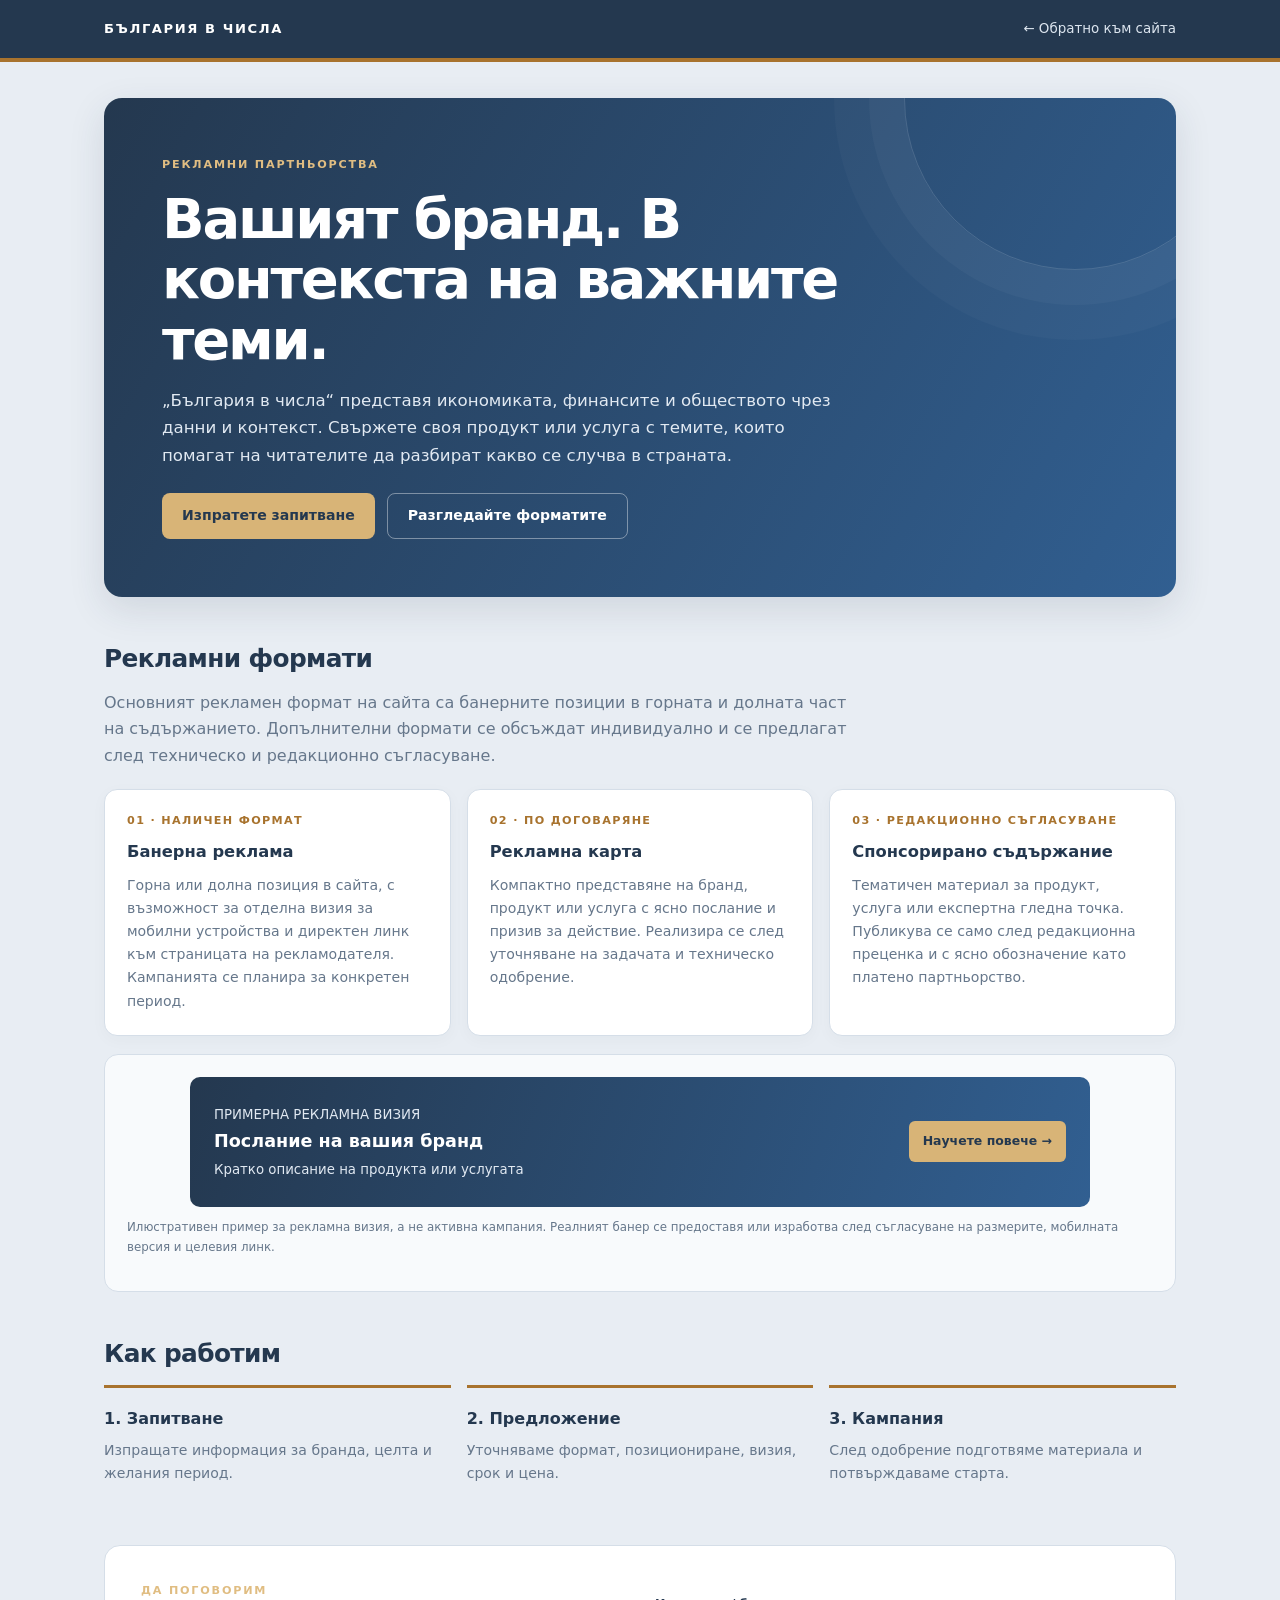
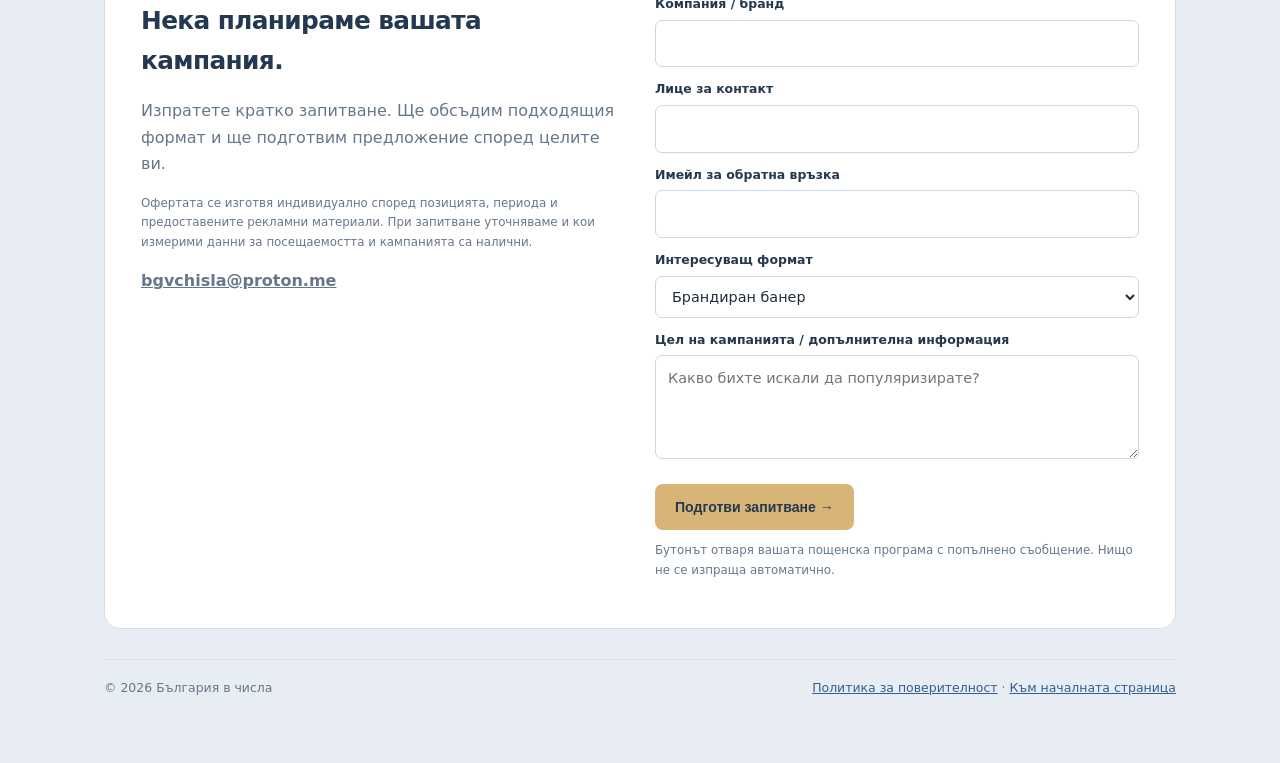
<file: advertise.html>
<!doctype html>
<html lang="bg">
<head>
<meta charset="utf-8">
<meta name="viewport" content="width=device-width,initial-scale=1">
<meta name="theme-color" content="#24384f">
<title>Рекламирайте при нас | България в числа</title>
<meta name="description" content="Представете своя бранд пред читатели, които следят икономиката, финансите и обществените процеси в България. Рекламни партньорства с България в числа.">
<style>
:root{color-scheme:light;--navy:#24384f;--blue:#315f91;--green:#24765f;--gold:#a8732e;--bg:#e8edf3;--card:#fff;--ink:#1f2d3d;--muted:#66778b;--line:#d5dee8}
*{box-sizing:border-box}html{scroll-behavior:smooth}body{margin:0;background:var(--bg);color:var(--ink);font:16px/1.65 Inter,system-ui,-apple-system,"Segoe UI",sans-serif}
a{color:inherit}header{background:var(--navy);color:#fff;border-bottom:4px solid var(--gold)}.head{max-width:1120px;margin:auto;padding:18px 24px;display:flex;align-items:center;justify-content:space-between;gap:16px}.brand{font-size:.82rem;font-weight:850;letter-spacing:.12em;text-decoration:none}.back{font-size:.84rem;color:#dce5ef;text-decoration:none}.wrap{max-width:1120px;margin:auto;padding:36px 24px 64px}
.hero{position:relative;overflow:hidden;background:linear-gradient(120deg,#24384f,#315f91);color:#fff;border-radius:18px;padding:clamp(28px,5vw,58px);box-shadow:0 12px 36px #24384f20}.hero:after{content:"";position:absolute;width:340px;height:340px;border:1px solid #ffffff24;border-radius:50%;right:-70px;top:-170px;box-shadow:0 0 0 35px #ffffff08,0 0 0 70px #ffffff06}.eyebrow{color:#e0bd82;text-transform:uppercase;letter-spacing:.16em;font-size:.7rem;font-weight:800}.hero h1{font-size:clamp(2rem,5vw,3.5rem);line-height:1.08;letter-spacing:-.04em;max-width:760px;margin:14px 0}.hero p{max-width:680px;color:#e1e9f2;font-size:1.04rem}.actions{display:flex;flex-wrap:wrap;gap:12px;margin-top:24px}.btn{display:inline-flex;align-items:center;justify-content:center;min-height:46px;padding:0 20px;border-radius:8px;text-decoration:none;font-weight:800;font-size:.88rem;transition:transform .2s,background .2s}.btn:hover{transform:translateY(-2px)}.primary{background:#d8b477;color:#24384f}.secondary{border:1px solid #ffffff65;color:#fff}
section{margin-top:42px}h2{font-size:1.55rem;letter-spacing:-.025em;color:var(--navy);margin:0 0 10px}.intro{color:var(--muted);max-width:760px;margin:0 0 20px}.grid{display:grid;grid-template-columns:repeat(3,1fr);gap:16px}.card{background:var(--card);border:1px solid var(--line);border-radius:13px;padding:22px;box-shadow:0 4px 16px #24384f08}.num{font-size:.7rem;color:var(--gold);font-weight:850;letter-spacing:.12em}.card h3{font-size:1.02rem;color:var(--navy);margin:8px 0}.card p{font-size:.88rem;color:var(--muted);margin:0}.preview{margin-top:18px;padding:22px;border:1px solid var(--line);border-radius:14px;background:#f8fafc}.mock{max-width:900px;margin:auto;background:linear-gradient(110deg,#24384f,#315f91);color:#fff;padding:24px;border-radius:10px;display:flex;justify-content:space-between;align-items:center;gap:20px}.mock strong{font-size:1.1rem;display:block}.mock small{color:#e1e9f2}.mock b{background:#d8b477;color:#24384f;padding:10px 14px;border-radius:6px;white-space:nowrap;font-size:.78rem}
.steps{display:grid;grid-template-columns:repeat(3,1fr);gap:16px}.step{padding:18px 0;border-top:3px solid var(--gold)}.step strong{display:block;color:var(--navy);margin-bottom:6px}.step p{font-size:.88rem;color:var(--muted);margin:0}
.contact{background:#fff;border:1px solid var(--line);border-radius:16px;padding:clamp(22px,4vw,36px);display:grid;grid-template-columns:1fr 1fr;gap:30px}.contact p{color:var(--muted)}label{display:block;font-size:.78rem;font-weight:750;color:var(--navy);margin:12px 0 5px}input,select,textarea{width:100%;font:inherit;font-size:.9rem;padding:11px 12px;border:1px solid #cbd6e2;border-radius:7px;background:#fff;color:var(--ink)}textarea{min-height:104px;resize:vertical}form button{border:0;cursor:pointer;margin-top:16px}.note{font-size:.74rem;color:var(--muted)}.email{font-weight:800;color:var(--blue);overflow-wrap:anywhere}.foot{margin-top:30px;padding-top:18px;border-top:1px solid var(--line);display:flex;justify-content:space-between;gap:16px;flex-wrap:wrap;font-size:.78rem;color:var(--muted)}.foot a{color:var(--blue)}
@media(max-width:760px){.grid,.steps{grid-template-columns:1fr}.contact{grid-template-columns:1fr}.wrap{padding:22px 15px 44px}.head{padding:16px}.mock{align-items:flex-start;flex-direction:column}.hero{border-radius:12px}}
@media(prefers-reduced-motion:reduce){html{scroll-behavior:auto}.btn{transition:none}}
</style>
</head>
<body>
<header><div class="head"><a class="brand" href="index.html">БЪЛГАРИЯ В ЧИСЛА</a><a class="back" href="index.html">← Обратно към сайта</a></div></header>
<main class="wrap">
<div class="hero"><div class="eyebrow">Рекламни партньорства</div><h1>Вашият бранд. В контекста на важните теми.</h1><p>„България в числа“ представя икономиката, финансите и обществото чрез данни и контекст. Свържете своя продукт или услуга с темите, които помагат на читателите да разбират какво се случва в страната.</p><div class="actions"><a class="btn primary" href="#zapитване">Изпратете запитване</a><a class="btn secondary" href="#formats">Разгледайте форматите</a></div></div>
<section id="formats"><h2>Рекламни формати</h2><p class="intro">Основният рекламен формат на сайта са банерните позиции в горната и долната част на съдържанието. Допълнителни формати се обсъждат индивидуално и се предлагат след техническо и редакционно съгласуване.</p><div class="grid">
<article class="card"><div class="num">01 · НАЛИЧЕН ФОРМАТ</div><h3>Банерна реклама</h3><p>Горна или долна позиция в сайта, с възможност за отделна визия за мобилни устройства и директен линк към страницата на рекламодателя. Кампанията се планира за конкретен период.</p></article>
<article class="card"><div class="num">02 · ПО ДОГОВАРЯНЕ</div><h3>Рекламна карта</h3><p>Компактно представяне на бранд, продукт или услуга с ясно послание и призив за действие. Реализира се след уточняване на задачата и техническо одобрение.</p></article>
<article class="card"><div class="num">03 · РЕДАКЦИОННО СЪГЛАСУВАНЕ</div><h3>Спонсорирано съдържание</h3><p>Тематичен материал за продукт, услуга или експертна гледна точка. Публикува се само след редакционна преценка и с ясно обозначение като платено партньорство.</p></article>
</div><div class="preview"><div class="mock"><span><small>ПРИМЕРНА РЕКЛАМНА ВИЗИЯ</small><strong>Послание на вашия бранд</strong><small>Кратко описание на продукта или услугата</small></span><b>Научете повече →</b></div><p class="note">Илюстративен пример за рекламна визия, а не активна кампания. Реалният банер се предоставя или изработва след съгласуване на размерите, мобилната версия и целевия линк.</p></div></section>
<section><h2>Как работим</h2><div class="steps"><div class="step"><strong>1. Запитване</strong><p>Изпращате информация за бранда, целта и желания период.</p></div><div class="step"><strong>2. Предложение</strong><p>Уточняваме формат, позициониране, визия, срок и цена.</p></div><div class="step"><strong>3. Кампания</strong><p>След одобрение подготвяме материала и потвърждаваме старта.</p></div></div></section>
<section id="zapитване"><div class="contact"><div><div class="eyebrow">Да поговорим</div><h2>Нека планираме вашата кампания.</h2><p>Изпратете кратко запитване. Ще обсъдим подходящия формат и ще подготвим предложение според целите ви.</p><p class="note">Офертата се изготвя индивидуално според позицията, периода и предоставените рекламни материали. При запитване уточняваме и кои измерими данни за посещаемостта и кампанията са налични.</p><p class="email"><a href="mailto:bgvchisla@proton.me">bgvchisla@proton.me</a></p></div>
<form id="ad-form"><label for="company">Компания / бранд</label><input id="company" name="company" required maxlength="120"><label for="person">Лице за контакт</label><input id="person" name="person" required maxlength="100"><label for="email">Имейл за обратна връзка</label><input id="email" name="email" type="email" required maxlength="160"><label for="format">Интересуващ формат</label><select id="format" name="format"><option>Брандиран банер</option><option>Интерактивна рекламна карта</option><option>Спонсорирано съдържание</option><option>Нуждая се от консултация</option></select><label for="message">Цел на кампанията / допълнителна информация</label><textarea id="message" name="message" maxlength="1500" placeholder="Какво бихте искали да популяризирате?"></textarea><button class="btn primary" type="submit">Подготви запитване →</button><p class="note">Бутонът отваря вашата пощенска програма с попълнено съобщение. Нищо не се изпраща автоматично.</p></form></div></section>
<div class="foot"><span>© 2026 България в числа</span><span><a href="privacy.html">Политика за поверителност</a> · <a href="index.html">Към началната страница</a></span></div>
</main>
<script>
document.getElementById("ad-form").addEventListener("submit",function(e){e.preventDefault();var f=new FormData(e.currentTarget);var body=["Компания / бранд: "+f.get("company"),"Лице за контакт: "+f.get("person"),"Имейл: "+f.get("email"),"Формат: "+f.get("format"),"Информация: "+(f.get("message")||"—")].join("\n");window.location.href="mailto:bgvchisla@proton.me?subject="+encodeURIComponent("Рекламно запитване | "+f.get("company"))+"&body="+encodeURIComponent(body)});
</script>
</body></html>
</file>
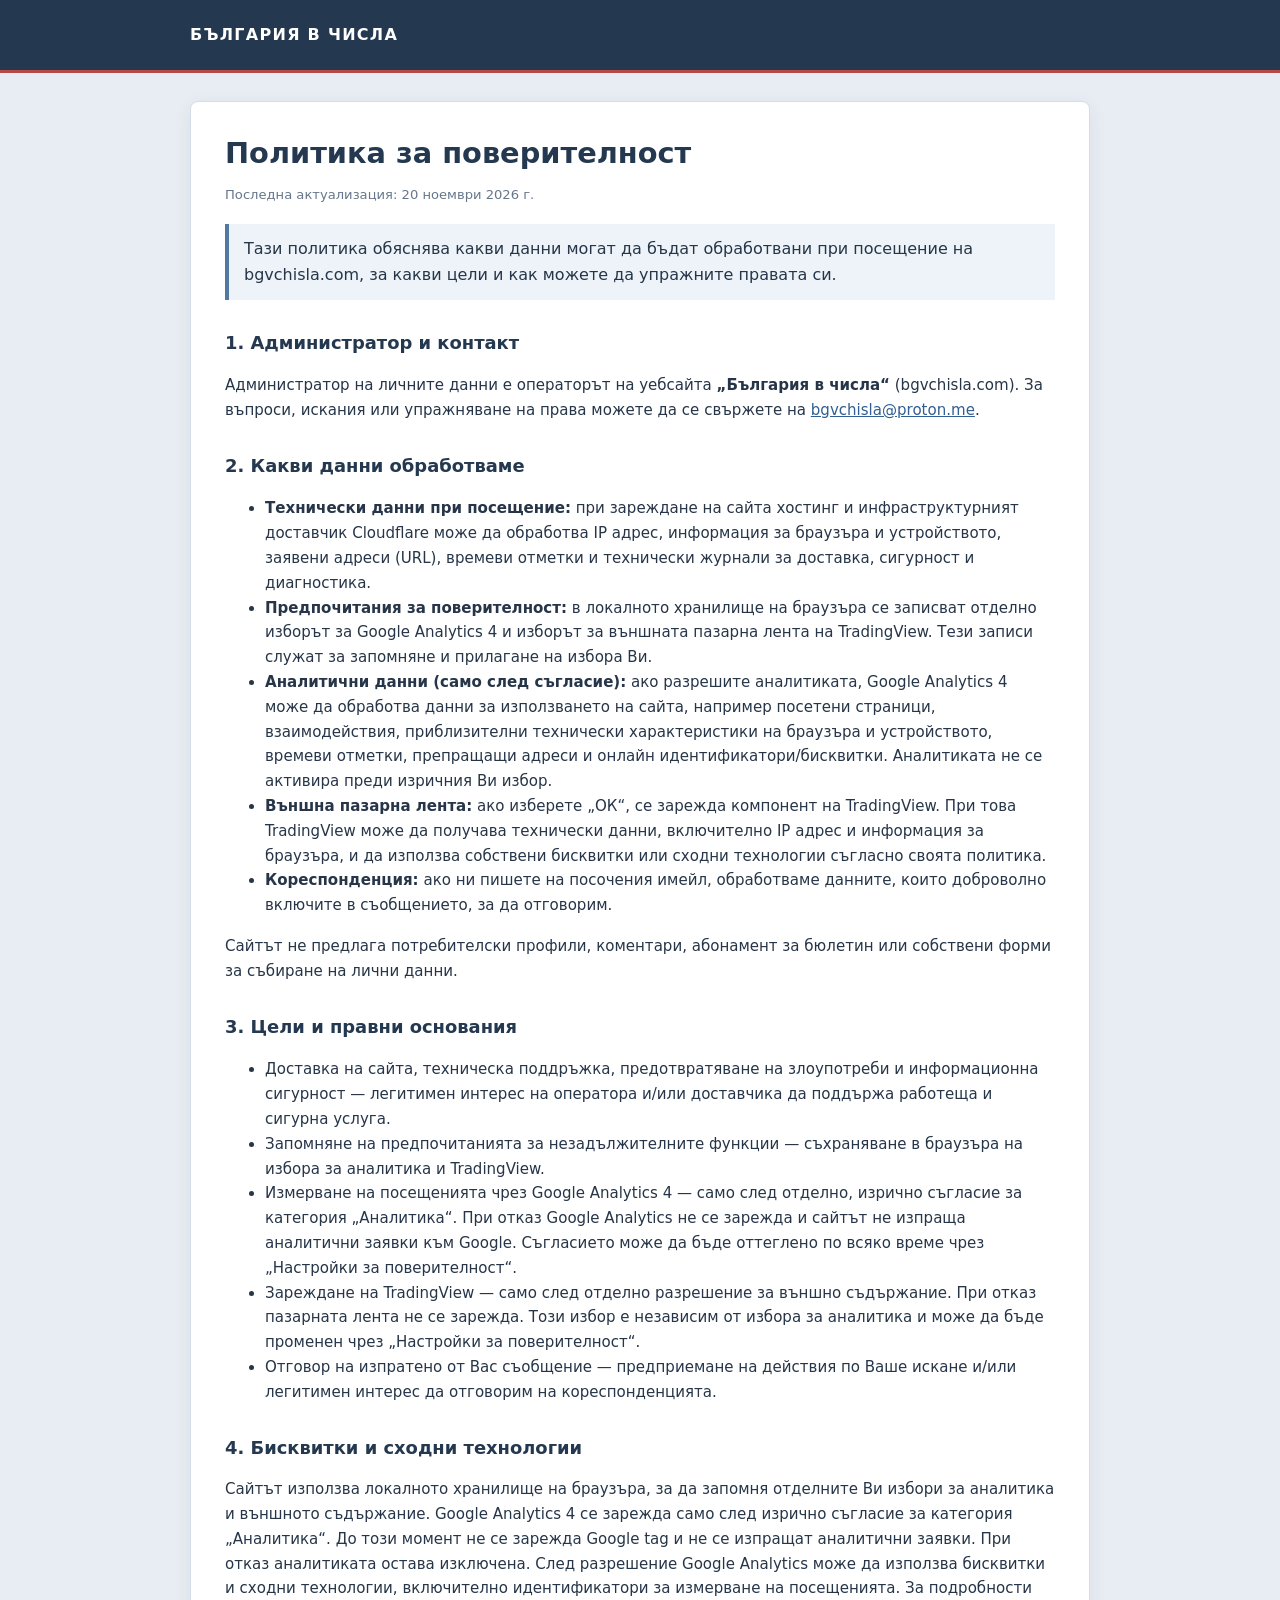
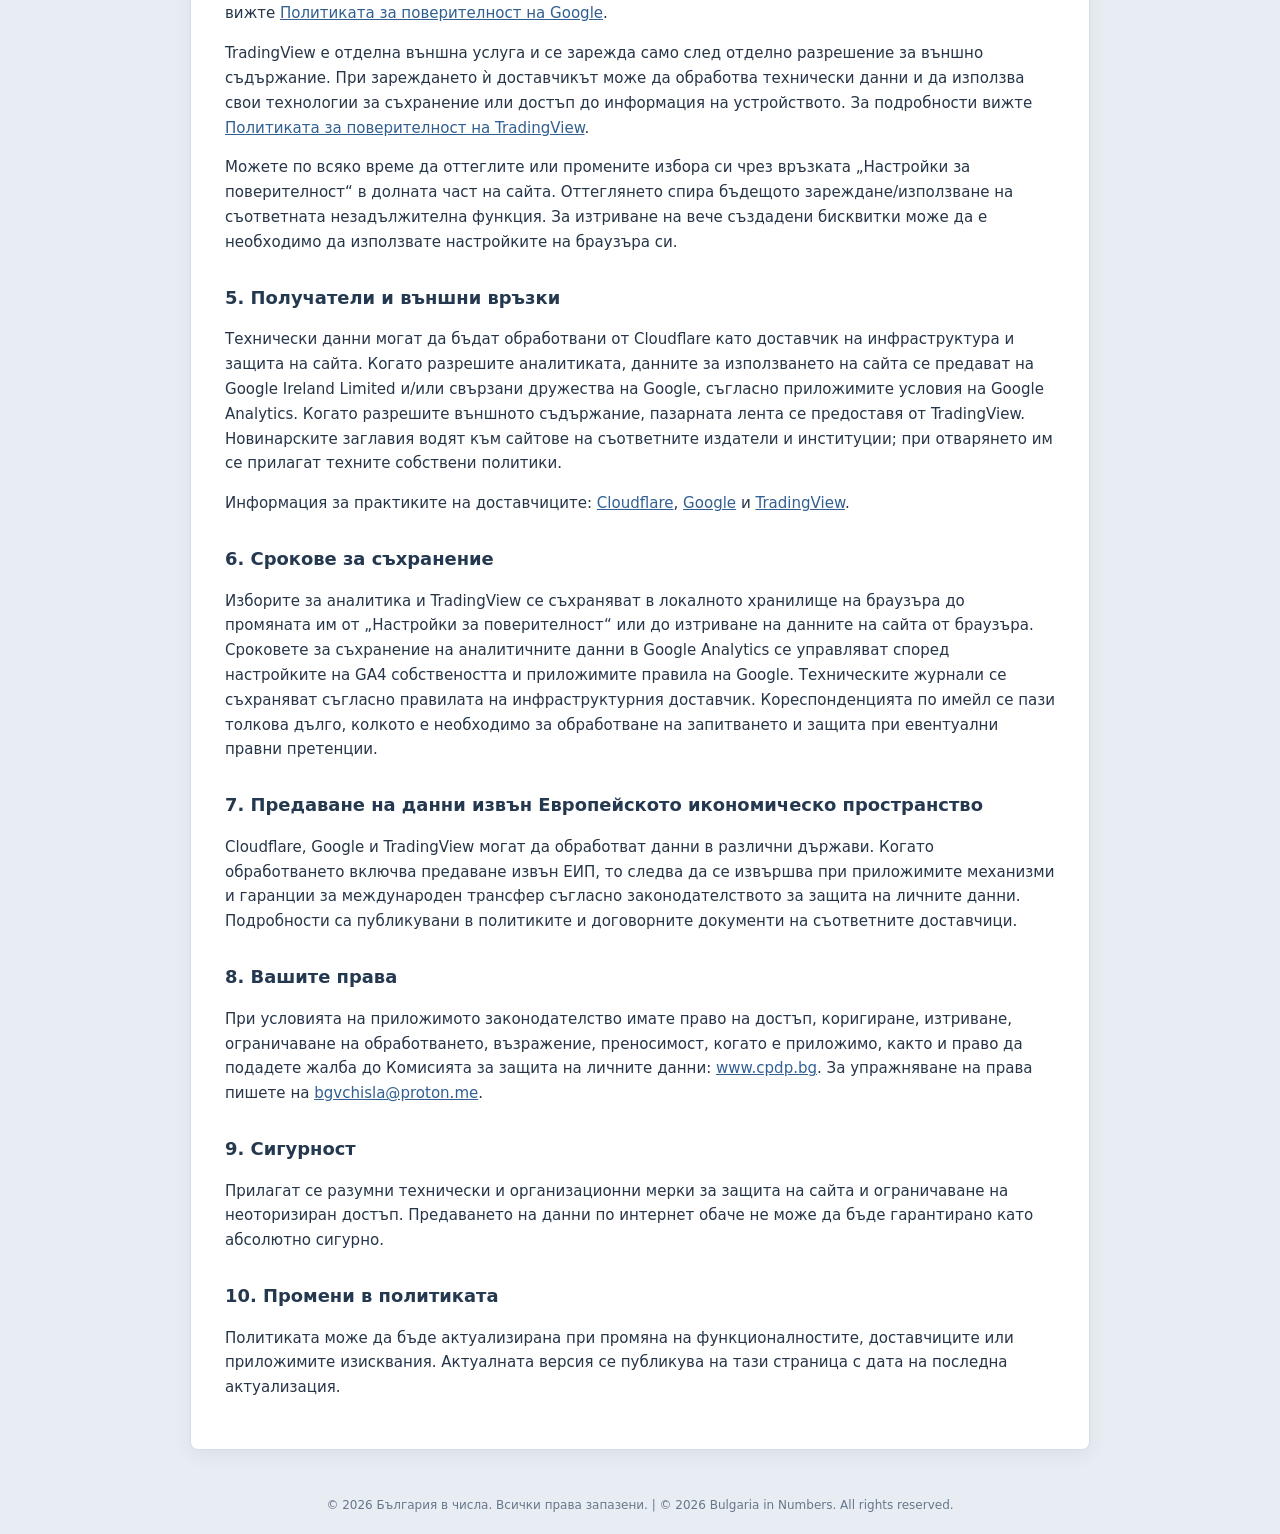
<file: privacy.html>
<!doctype html>
<html lang="bg">
<head>
<meta charset="utf-8">
<meta name="viewport" content="width=device-width,initial-scale=1">
<title>Политика за поверителност | България в числа</title>
<meta name="description" content="Как bgvchisla.com използва необходимите технологии, аналитика и външно съдържание и как можете да управлявате избора си и правата си.">
<style>
:root{color-scheme:light;--navy:#24384f;--bg:#e8edf3;--card:#fff;--text:#263548;--muted:#66778b;--line:#d5dee8;--red:#b64b45}
*{box-sizing:border-box}body{margin:0;background:var(--bg);color:var(--text);font:16px/1.65 Inter,system-ui,-apple-system,"Segoe UI",sans-serif}
header{background:var(--navy);color:#fff;border-bottom:3px solid var(--red);padding:22px max(20px,calc((100% - 900px)/2))}
header a{color:#fff;text-decoration:none;font-weight:700;letter-spacing:.08em}
main{max-width:900px;margin:28px auto;padding:34px;background:var(--card);border:1px solid var(--line);border-radius:8px;box-shadow:0 5px 18px #24384f12}
h1{font-size:1.8rem;line-height:1.2;color:var(--navy);margin:0 0 8px}h2{font-size:1.12rem;color:var(--navy);margin:28px 0 8px}p,li{font-size:.94rem}a{color:#315f91}.muted{color:var(--muted);font-size:.82rem}.notice{background:#edf3f8;border-left:4px solid #52799f;padding:12px 15px;margin:18px 0}
footer{text-align:center;padding:18px;color:var(--muted);font-size:.75rem}
@media(max-width:600px){main{margin:14px;padding:22px 17px}h1{font-size:1.5rem}}
</style>
</head>
<body>
<header><a href="/">БЪЛГАРИЯ В ЧИСЛА</a></header>
<main>
<h1>Политика за поверителност</h1>
<p class="muted">Последна актуализация: 20 ноември 2026 г.</p>
<div class="notice">Тази политика обяснява какви данни могат да бъдат обработвани при посещение на bgvchisla.com, за какви цели и как можете да упражните правата си.</div>

<h2>1. Администратор и контакт</h2>
<p>Администратор на личните данни е операторът на уебсайта <strong>„България в числа“</strong> (bgvchisla.com). За въпроси, искания или упражняване на права можете да се свържете на <a href="mailto:bgvchisla@proton.me">bgvchisla@proton.me</a>.</p>

<h2>2. Какви данни обработваме</h2>
<ul>
<li><strong>Технически данни при посещение:</strong> при зареждане на сайта хостинг и инфраструктурният доставчик Cloudflare може да обработва IP адрес, информация за браузъра и устройството, заявени адреси (URL), времеви отметки и технически журнали за доставка, сигурност и диагностика.</li>
<li><strong>Предпочитания за поверителност:</strong> в локалното хранилище на браузъра се записват отделно изборът за Google Analytics 4 и изборът за външната пазарна лента на TradingView. Тези записи служат за запомняне и прилагане на избора Ви.</li>
<li><strong>Аналитични данни (само след съгласие):</strong> ако разрешите аналитиката, Google Analytics 4 може да обработва данни за използването на сайта, например посетени страници, взаимодействия, приблизителни технически характеристики на браузъра и устройството, времеви отметки, препращащи адреси и онлайн идентификатори/бисквитки. Аналитиката не се активира преди изричния Ви избор.</li>
<li><strong>Външна пазарна лента:</strong> ако изберете „ОК“, се зарежда компонент на TradingView. При това TradingView може да получава технически данни, включително IP адрес и информация за браузъра, и да използва собствени бисквитки или сходни технологии съгласно своята политика.</li>
<li><strong>Кореспонденция:</strong> ако ни пишете на посочения имейл, обработваме данните, които доброволно включите в съобщението, за да отговорим.</li>
</ul>
<p>Сайтът не предлага потребителски профили, коментари, абонамент за бюлетин или собствени форми за събиране на лични данни.</p>

<h2>3. Цели и правни основания</h2>
<ul>
<li>Доставка на сайта, техническа поддръжка, предотвратяване на злоупотреби и информационна сигурност — легитимен интерес на оператора и/или доставчика да поддържа работеща и сигурна услуга.</li>
<li>Запомняне на предпочитанията за незадължителните функции — съхраняване в браузъра на избора за аналитика и TradingView.</li>
<li>Измерване на посещенията чрез Google Analytics 4 — само след отделно, изрично съгласие за категория „Аналитика“. При отказ Google Analytics не се зарежда и сайтът не изпраща аналитични заявки към Google. Съгласието може да бъде оттеглено по всяко време чрез „Настройки за поверителност“.</li>
<li>Зареждане на TradingView — само след отделно разрешение за външно съдържание. При отказ пазарната лента не се зарежда. Този избор е независим от избора за аналитика и може да бъде променен чрез „Настройки за поверителност“.</li>
<li>Отговор на изпратено от Вас съобщение — предприемане на действия по Ваше искане и/или легитимен интерес да отговорим на кореспонденцията.</li>
</ul>

<h2>4. Бисквитки и сходни технологии</h2>
<p>Сайтът използва локалното хранилище на браузъра, за да запомня отделните Ви избори за аналитика и външното съдържание. Google Analytics 4 се зарежда само след изрично съгласие за категория „Аналитика“. До този момент не се зарежда Google tag и не се изпращат аналитични заявки. При отказ аналитиката остава изключена. След разрешение Google Analytics може да използва бисквитки и сходни технологии, включително идентификатори за измерване на посещенията. За подробности вижте <a href="https://policies.google.com/privacy" target="_blank" rel="noopener noreferrer">Политиката за поверителност на Google</a>.</p>
<p>TradingView е отделна външна услуга и се зарежда само след отделно разрешение за външно съдържание. При зареждането ѝ доставчикът може да обработва технически данни и да използва свои технологии за съхранение или достъп до информация на устройството. За подробности вижте <a href="https://www.tradingview.com/privacy-policy/" target="_blank" rel="noopener noreferrer">Политиката за поверителност на TradingView</a>.</p>
<p>Можете по всяко време да оттеглите или промените избора си чрез връзката „Настройки за поверителност“ в долната част на сайта. Оттеглянето спира бъдещото зареждане/използване на съответната незадължителна функция. За изтриване на вече създадени бисквитки може да е необходимо да използвате настройките на браузъра си.</p>

<h2>5. Получатели и външни връзки</h2>
<p>Технически данни могат да бъдат обработвани от Cloudflare като доставчик на инфраструктура и защита на сайта. Когато разрешите аналитиката, данните за използването на сайта се предават на Google Ireland Limited и/или свързани дружества на Google, съгласно приложимите условия на Google Analytics. Когато разрешите външното съдържание, пазарната лента се предоставя от TradingView. Новинарските заглавия водят към сайтове на съответните издатели и институции; при отварянето им се прилагат техните собствени политики.</p>
<p>Информация за практиките на доставчиците: <a href="https://www.cloudflare.com/privacypolicy/" target="_blank" rel="noopener noreferrer">Cloudflare</a>, <a href="https://policies.google.com/privacy" target="_blank" rel="noopener noreferrer">Google</a> и <a href="https://www.tradingview.com/privacy-policy/" target="_blank" rel="noopener noreferrer">TradingView</a>.</p>

<h2>6. Срокове за съхранение</h2>
<p>Изборите за аналитика и TradingView се съхраняват в локалното хранилище на браузъра до промяната им от „Настройки за поверителност“ или до изтриване на данните на сайта от браузъра. Сроковете за съхранение на аналитичните данни в Google Analytics се управляват според настройките на GA4 собствеността и приложимите правила на Google. Техническите журнали се съхраняват съгласно правилата на инфраструктурния доставчик. Кореспонденцията по имейл се пази толкова дълго, колкото е необходимо за обработване на запитването и защита при евентуални правни претенции.</p>

<h2>7. Предаване на данни извън Европейското икономическо пространство</h2>
<p>Cloudflare, Google и TradingView могат да обработват данни в различни държави. Когато обработването включва предаване извън ЕИП, то следва да се извършва при приложимите механизми и гаранции за международен трансфер съгласно законодателството за защита на личните данни. Подробности са публикувани в политиките и договорните документи на съответните доставчици.</p>

<h2>8. Вашите права</h2>
<p>При условията на приложимото законодателство имате право на достъп, коригиране, изтриване, ограничаване на обработването, възражение, преносимост, когато е приложимо, както и право да подадете жалба до Комисията за защита на личните данни: <a href="https://www.cpdp.bg/" target="_blank" rel="noopener noreferrer">www.cpdp.bg</a>. За упражняване на права пишете на <a href="mailto:bgvchisla@proton.me">bgvchisla@proton.me</a>.</p>

<h2>9. Сигурност</h2>
<p>Прилагат се разумни технически и организационни мерки за защита на сайта и ограничаване на неоторизиран достъп. Предаването на данни по интернет обаче не може да бъде гарантирано като абсолютно сигурно.</p>

<h2>10. Промени в политиката</h2>
<p>Политиката може да бъде актуализирана при промяна на функционалностите, доставчиците или приложимите изисквания. Актуалната версия се публикува на тази страница с дата на последна актуализация.</p>
</main>
<footer>© 2026 България в числа. Всички права запазени. | © 2026 Bulgaria in Numbers. All rights reserved.</footer>
</body>
</html>
</file>
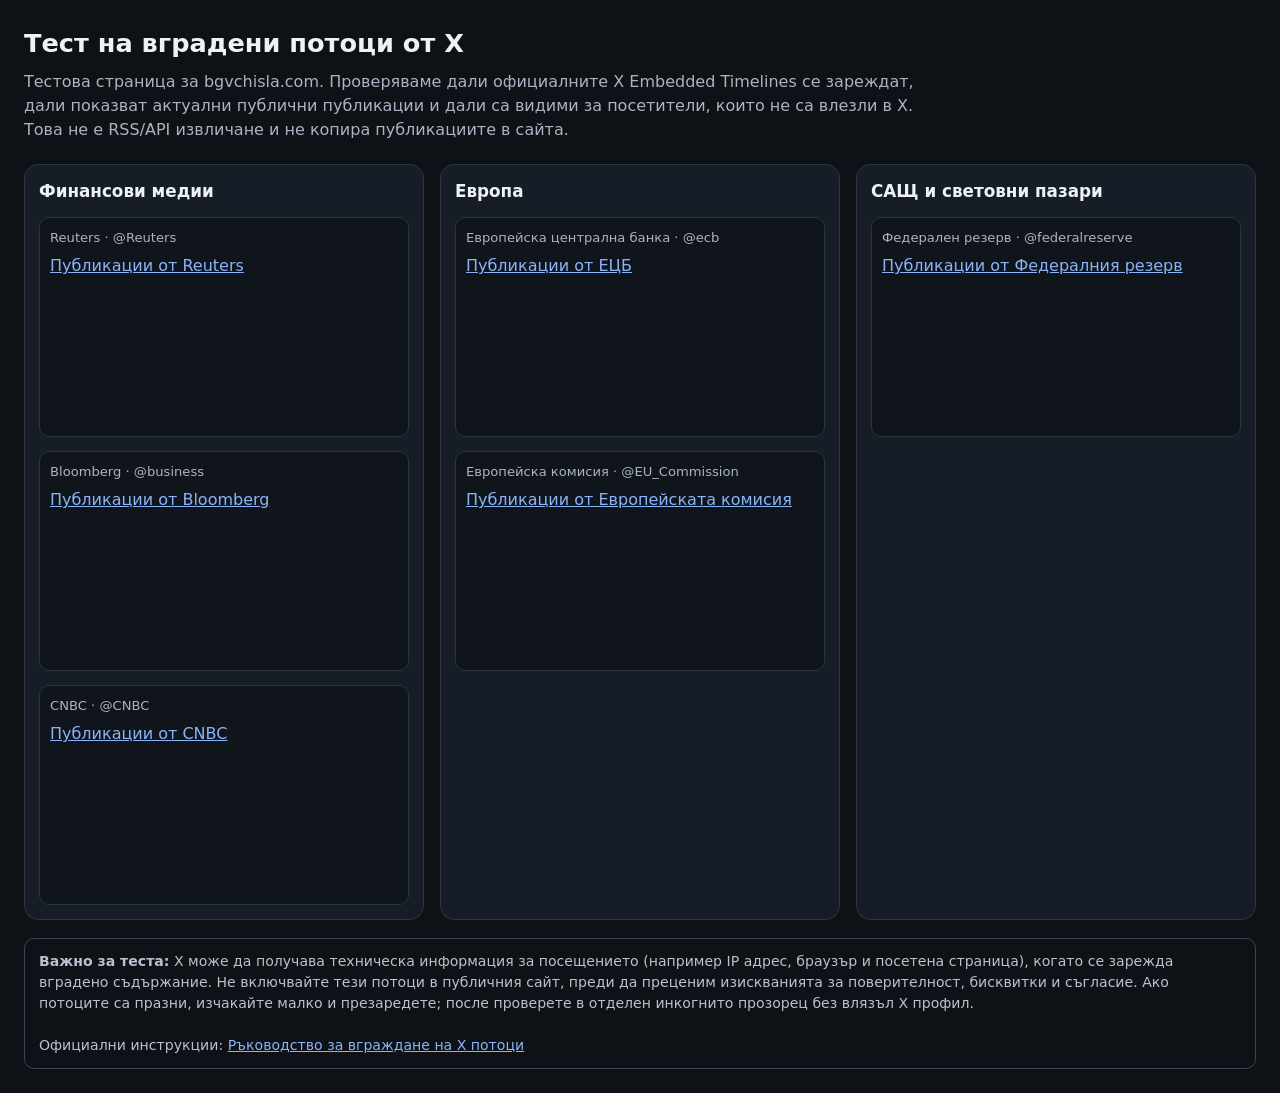
<file: x-test.html>
<!doctype html>
<html lang="bg">
<head>
<meta charset="utf-8">
<meta name="viewport" content="width=device-width, initial-scale=1">
<meta name="robots" content="noindex,nofollow">
<meta name="referrer" content="strict-origin-when-cross-origin">
<title>Тест на X потоци – bgvchisla.com</title>
<style>
:root{color-scheme:dark}*{box-sizing:border-box}
body{margin:0;padding:24px;font-family:system-ui,-apple-system,"Segoe UI",Roboto,sans-serif;background:#0e1116;color:#eef2f7;line-height:1.5}
main{max-width:1440px;margin:0 auto}h1{margin:0 0 8px;font-size:clamp(1.35rem,2vw,1.9rem)}
.intro{color:#aab4c2;margin:0 0 22px;max-width:900px}
.grid{display:grid;grid-template-columns:repeat(3,minmax(0,1fr));gap:16px}
section{min-width:0;background:#171d26;border:1px solid #2b3543;border-radius:14px;padding:14px}
h2{font-size:1.05rem;margin:0 0 12px}
.feed{background:#10151c;border:1px solid #2a3441;border-radius:10px;padding:10px;margin:0 0 14px;min-height:220px;overflow:hidden}
.feed:last-child{margin-bottom:0}.account{color:#aab4c2;font-size:.82rem;margin:0 0 7px}
a{color:#8ab4f8}.note{margin-top:18px;padding:12px 14px;border:1px solid #384657;border-radius:10px;color:#b8c3d1;font-size:.88rem}
@media(max-width:900px){.grid{grid-template-columns:1fr 1fr}}
@media(max-width:620px){body{padding:14px}.grid{grid-template-columns:1fr}}
</style>
</head>
<body>
<main>
<h1>Тест на вградени потоци от X</h1>
<p class="intro">Тестова страница за bgvchisla.com. Проверяваме дали официалните X Embedded Timelines се зареждат, дали показват актуални публични публикации и дали са видими за посетители, които не са влезли в X. Това не е RSS/API извличане и не копира публикациите в сайта.</p>
<div class="grid">
<section>
<h2>Финансови медии</h2>
<div class="feed"><p class="account">Reuters · @Reuters</p><a class="twitter-timeline" data-theme="dark" data-height="420" href="https://x.com/Reuters?ref_src=twsrc%5Etfw">Публикации от Reuters</a></div>
<div class="feed"><p class="account">Bloomberg · @business</p><a class="twitter-timeline" data-theme="dark" data-height="420" href="https://x.com/business?ref_src=twsrc%5Etfw">Публикации от Bloomberg</a></div>
<div class="feed"><p class="account">CNBC · @CNBC</p><a class="twitter-timeline" data-theme="dark" data-height="420" href="https://x.com/CNBC?ref_src=twsrc%5Etfw">Публикации от CNBC</a></div>
</section>
<section>
<h2>Европа</h2>
<div class="feed"><p class="account">Европейска централна банка · @ecb</p><a class="twitter-timeline" data-theme="dark" data-height="500" href="https://x.com/ecb?ref_src=twsrc%5Etfw">Публикации от ЕЦБ</a></div>
<div class="feed"><p class="account">Европейска комисия · @EU_Commission</p><a class="twitter-timeline" data-theme="dark" data-height="500" href="https://x.com/EU_Commission?ref_src=twsrc%5Etfw">Публикации от Европейската комисия</a></div>
</section>
<section>
<h2>САЩ и световни пазари</h2>
<div class="feed"><p class="account">Федерален резерв · @federalreserve</p><a class="twitter-timeline" data-theme="dark" data-height="500" href="https://x.com/federalreserve?ref_src=twsrc%5Etfw">Публикации от Федералния резерв</a></div>
</section>
</div>
<div class="note"><strong>Важно за теста:</strong> X може да получава техническа информация за посещението (например IP адрес, браузър и посетена страница), когато се зарежда вградено съдържание. Не включвайте тези потоци в публичния сайт, преди да преценим изискванията за поверителност, бисквитки и съгласие. Ако потоците са празни, изчакайте малко и презаредете; после проверете в отделен инкогнито прозорец без влязъл X профил.<br><br>Официални инструкции: <a href="https://help.x.com/en/using-x/embed-x-feed" target="_blank" rel="noopener noreferrer">Ръководство за вграждане на X потоци</a></div>
</main>
<script async src="https://platform.x.com/widgets.js" charset="utf-8"></script>
</body>
</html>
</file>
<file: assets/design-system.css>
/* България в числа — canonical design system
   Tokens and responsive refinements. Loaded after the legacy inline layer. */
:root{
  color-scheme:light;
  --brand-navy:#24384F;
  --brand-blue:#315F91;
  --brand-green:#24765F;
  --brand-red:#B64B45;
  --brand-gold:#A8732E;
  --brand-gold-ink:#80551F;
  --page:#E9EDF2;
  --surface:#F7F9FB;
  --surface-raised:#FFFFFF;
  --ink:#263548;
  --muted:#5D6D80;
  --line:#D2DAE4;
  --focus:#315F91;
  --radius-sm:8px;
  --radius-md:12px;
  --radius-lg:18px;
  --shadow-card:0 2px 8px rgba(36,56,79,.055);
  --content-width:1120px;
  --space-1:4px;
  --space-2:8px;
  --space-3:12px;
  --space-4:16px;
  --space-5:20px;
  --space-6:24px;
  --space-8:32px;
  --tx:var(--ink);
  --mu:var(--muted);
  --ac:var(--brand-red);
  --gr:var(--brand-green);
  --bl:var(--brand-blue);
  --am:var(--brand-gold-ink);
  --bd:var(--line);
  --bg:var(--page);
  --card:var(--surface-raised);
}
html{scroll-behavior:smooth;scroll-padding-top:20px}
body{
  min-width:320px;
  background:var(--page);
  color:var(--ink);
  font-family:Inter,ui-sans-serif,system-ui,-apple-system,"Segoe UI",Roboto,Arial,sans-serif;
  font-size:16px;
  line-height:1.55;
  text-rendering:optimizeLegibility;
  -webkit-font-smoothing:antialiased;
}
a{color:var(--brand-blue);text-underline-offset:3px}
a:hover{color:var(--brand-navy)}
button,input,select,textarea{font:inherit}
button{touch-action:manipulation}
:focus-visible{outline:3px solid rgba(49,95,145,.55);outline-offset:3px}
.skip-link{
  position:fixed;z-index:1000;top:8px;left:8px;
  transform:translateY(-160%);
  padding:11px 16px;border-radius:var(--radius-sm);
  background:var(--brand-navy);color:#fff;font-weight:700;
  box-shadow:0 4px 16px rgba(0,0,0,.18)
}
.skip-link:focus{transform:translateY(0);color:#fff}
.sr-only{
  position:absolute!important;width:1px!important;height:1px!important;
  padding:0!important;margin:-1px!important;overflow:hidden!important;
  clip:rect(0,0,0,0)!important;white-space:nowrap!important;border:0!important
}
.dashboard-grid{
  width:100%;max-width:1900px;margin:0 auto;
  grid-template-columns:minmax(220px,290px) minmax(0,var(--content-width)) minmax(220px,290px);
  gap:clamp(14px,1.5vw,22px);
  padding:0 clamp(12px,1.5vw,22px) 40px
}
#site-content,#site-content main{min-width:0}
#site-content main{max-width:var(--content-width);padding:0 4px 56px}
.masthead{
  min-height:88px;padding:16px clamp(16px,2.2vw,30px);
  background:var(--brand-navy);color:#fff;border:0;border-bottom:3px solid var(--brand-gold)
}
.masthead-brand{min-width:0;gap:14px}
.masthead-logo{width:64px;max-height:54px}
.masthead-brand strong{color:#fff;font-size:clamp(.92rem,1.35vw,1.18rem);letter-spacing:.09em}
.masthead-brand small{color:#D9E2EC;letter-spacing:.16em}
.masthead-note{color:#D9E2EC;font-size:.68rem;line-height:1.5;letter-spacing:.12em}
.news-panel{
  background:var(--surface-raised);border:1px solid var(--line);
  border-top:3px solid var(--brand-blue);border-radius:var(--radius-md);
  box-shadow:var(--shadow-card);padding:16px;min-width:0
}
.news-panel h2{color:var(--brand-navy);font-size:.88rem;letter-spacing:.08em}
.news-item a{color:var(--ink);line-height:1.45}
.news-item a:hover{color:var(--brand-red)}
.news-meta,.news-intro,.news-updated{color:var(--muted)}
#mk-tape{background:var(--surface-raised);border:1px solid var(--line);border-radius:var(--radius-sm);min-height:50px}
#mk-note{color:var(--muted);font-size:.68rem;line-height:1.45}
.hero{
  background:#DCE5EE;color:var(--brand-navy);border:1px solid #C4D0DD;
  border-radius:var(--radius-lg);padding:clamp(20px,3vw,32px);
  box-shadow:var(--shadow-card)
}
.hero small,.hero .r,label.sw{color:#52677E}
.hero .n{color:var(--brand-navy);font-size:clamp(2rem,5.2vw,3.65rem);letter-spacing:-.045em;line-height:1.08}
.hero .r b{color:var(--brand-navy)}
.fiscal-compass{max-width:720px}
#site-content nav#nav{
  display:grid;grid-template-columns:repeat(5,minmax(0,1fr));
  gap:10px;padding:18px 0 20px;overflow:visible;
  border-bottom:1px solid var(--line)
}
#site-content nav#nav button{
  min-width:0;min-height:58px;padding:10px 12px;
  border:1px solid var(--line);border-radius:var(--radius-sm);
  background:var(--surface);color:#40546B;
  transition:background-color .16s ease,border-color .16s ease,box-shadow .16s ease,transform .16s ease
}
#site-content nav#nav button:hover{background:#E5EBF2;border-color:#AEBECD}
#site-content nav#nav button.on,
#site-content nav#nav button[aria-current="page"]{
  background:var(--brand-navy);border-color:var(--brand-navy);color:#fff;
  box-shadow:0 2px 8px rgba(36,56,79,.16)
}
#site-content nav#nav .nav-title{font-size:.8rem;line-height:1.25;letter-spacing:-.015em}
#site-content nav#nav .nav-sub{color:inherit;opacity:.72;font-size:.62rem}
#site-content nav#nav .nav-icon{flex:none}
#site-content section{scroll-margin-top:16px}
#site-content section>h2{
  color:var(--brand-navy);font-size:clamp(1.15rem,1.8vw,1.35rem);
  font-weight:750;letter-spacing:-.025em;line-height:1.25;margin:8px 2px 5px
}
#site-content p.h{max-width:78ch;color:var(--muted);font-size:.84rem;line-height:1.55;margin:0 2px 12px}
#site-content .g{gap:12px}
#site-content .c,#site-content .box{
  min-width:0;background:var(--surface-raised);border:1px solid var(--line);
  border-radius:var(--radius-md);box-shadow:var(--shadow-card)
}
#site-content .c{padding:17px 15px}
#site-content .c .n{font-size:clamp(1.25rem,2.1vw,1.65rem);line-height:1.15;letter-spacing:-.035em;font-weight:760}
#site-content .c .l{font-size:.8rem;line-height:1.4;font-weight:650;color:var(--ink)}
#site-content .c .s{font-size:.7rem;line-height:1.45;color:var(--muted)}
#site-content .ac .n{color:var(--brand-red)}
#site-content .gr .n{color:var(--brand-green)}
#site-content .bl .n{color:var(--brand-blue)}
#site-content .am .n{color:var(--brand-gold-ink)}
#site-content .box{padding:18px}
#site-content .box h3{color:var(--brand-navy);font-size:.94rem;line-height:1.35;font-weight:720}
#site-content .tip{
  background:#E3EAF1;border:1px solid #C9D5E1;border-left:3px solid var(--brand-blue);
  border-radius:var(--radius-md);color:#334A63;line-height:1.6;padding:14px 16px
}
#site-content .src{color:var(--muted);font-size:.73rem;line-height:1.6}
#site-content .hb{grid-template-columns:minmax(100px,34%) minmax(40px,1fr) auto;gap:10px}
#site-content .hb .t{background:#E4EAF0;border-radius:20px;height:11px}
#site-content .hb .t i{border-radius:20px}
#site-content table{font-size:.78rem}
#site-content th{color:#52677E}
#site-content td,#site-content th{padding:9px 8px}
#site-content svg{max-width:100%}
#site-content details summary{color:var(--brand-blue);font-weight:650;cursor:pointer;padding:8px 0}
#site-content .site-footer{border-top:1px solid var(--line);padding-top:18px;margin-top:28px}
#site-content .privacy-notice{border-radius:var(--radius-md)}
#site-content .privacy-actions button{min-height:40px}
#site-content .privacy-actions #privacy-accept{background:var(--brand-navy);border-color:var(--brand-navy)}
@media(min-width:1200px){
  .dashboard-grid{align-items:start}
  .news-panel{top:14px;max-height:calc(100vh - 28px)}
}
@media(max-width:1199px){
  .dashboard-grid{display:block;max-width:var(--content-width);padding:0 16px 30px}
  .masthead{margin:0 -16px;padding:14px 18px}
  .news-side{display:none}
  #site-content main{padding:0 0 42px}
  #site-content .news-panel{margin:16px 0}
  #site-content nav#nav{grid-template-columns:repeat(4,minmax(0,1fr));gap:8px}
}
@media(max-width:767px){
  #site-content nav#nav{grid-template-columns:repeat(3,minmax(0,1fr));gap:7px;padding:12px 0}
  #site-content nav#nav button{min-height:48px;padding:8px}
  #site-content nav#nav .nav-title{font-size:.74rem}
  #site-content .g{grid-template-columns:repeat(2,minmax(0,1fr));gap:9px}
  #site-content .c{padding:14px 12px}
  #site-content .box{padding:15px}
  #site-content .hero .r{gap:10px 14px}
}
@media(max-width:639px){
  .masthead{min-height:72px;padding:11px 14px}
  .masthead-logo{width:43px}
  .masthead-brand{gap:10px}
  .masthead-brand strong{font-size:.75rem;letter-spacing:.07em}
  .masthead-brand small{font-size:.5rem;letter-spacing:.1em}
  .masthead-note{display:none}
  #site-content .mobile-nav-toggle.mobile-visible{
    display:flex!important;align-items:center;justify-content:space-between;gap:12px;
    width:100%;min-height:46px;margin:9px 0;padding:10px 14px;
    border:1px solid #BFCBD8;border-radius:var(--radius-sm);
    background:var(--surface);color:var(--brand-navy);
    font-size:.84rem;font-weight:700;text-align:left;cursor:pointer
  }
  #site-content nav#nav{grid-template-columns:repeat(2,minmax(0,1fr))}
  #site-content nav#nav.mobile-collapsed{display:none!important}
  #site-content nav#nav button{min-height:50px}
  #site-content .hero{padding:20px 16px;border-radius:var(--radius-md)}
  #site-content .hero .n{font-size:clamp(1.8rem,9vw,2.6rem);overflow-wrap:anywhere}
  #site-content .hero .r span{font-size:.72rem}
  #site-content .don{align-items:flex-start;gap:12px}
  #site-content .ring{width:104px;height:104px}
  #site-content .lg{font-size:.75rem;gap:7px}
  #site-content .privacy-notice{left:12px;right:12px;bottom:8px;width:auto;transform:none;padding:12px}
  #site-content .privacy-notice p{font-size:.74rem}
  #site-content .privacy-actions{display:flex;flex-wrap:wrap;justify-content:flex-end;margin-top:9px}
}
@media(max-width:359px){
  #site-content .g{grid-template-columns:minmax(0,1fr)}
  #site-content nav#nav button{grid-template-columns:24px minmax(0,1fr)!important}
  #site-content nav#nav .nav-title{font-size:.7rem!important}
}
@media(hover:hover){
  #site-content .c{transition:transform .16s ease,border-color .16s ease,box-shadow .16s ease}
  #site-content section:not(#s0) .g .c:hover{transform:translateY(-2px);border-color:#B8C7D6;box-shadow:0 8px 18px rgba(36,56,79,.09)}
}
@media(prefers-reduced-motion:reduce){
  html{scroll-behavior:auto}
  *,*::before,*::after{scroll-behavior:auto!important;animation-duration:.01ms!important;animation-iteration-count:1!important;transition-duration:.01ms!important}
}


/* Skip link: извън екрана по подразбиране, видим при клавиатурен фокус. */
body > a.skip-link{
  position:fixed!important;
  top:8px!important;
  left:-10000px!important;
  z-index:10000!important;
  display:block!important;
  width:max-content!important;
  max-width:calc(100vw - 24px)!important;
  padding:11px 16px!important;
  border:2px solid #fff!important;
  border-radius:8px!important;
  background:#24384F!important;
  color:#fff!important;
  font-size:16px!important;
  font-weight:700!important;
  line-height:1.4!important;
  text-decoration:none!important;
  box-shadow:0 4px 16px rgba(0,0,0,.22)!important;
  transform:none!important;
}
body > a.skip-link:focus,
body > a.skip-link:focus-visible{
  left:12px!important;
  outline:3px solid #A8732E!important;
  outline-offset:3px!important;
}

/* Навигация: пълни заглавия и „Новини“ само в мобилния интерфейс */
#site-content nav#nav .nav-title{
  white-space:normal!important;
  overflow-wrap:normal;
  word-break:normal;
  text-overflow:clip;
}
@media(min-width:640px){
  #site-content nav#nav button[data-i="15"]{display:none!important}
}


/* Ясно обозначаваме липсата на достатъчно скорошна водеща публикация. */
#site-content .news-stale-note{
  margin:0 0 10px;
  padding:8px 10px;
  border-left:2px solid var(--brand-gold);
  border-radius:6px;
  background:#F8F6F1;
  color:var(--muted);
  font-size:.72rem;
  line-height:1.45;
}
</file>
